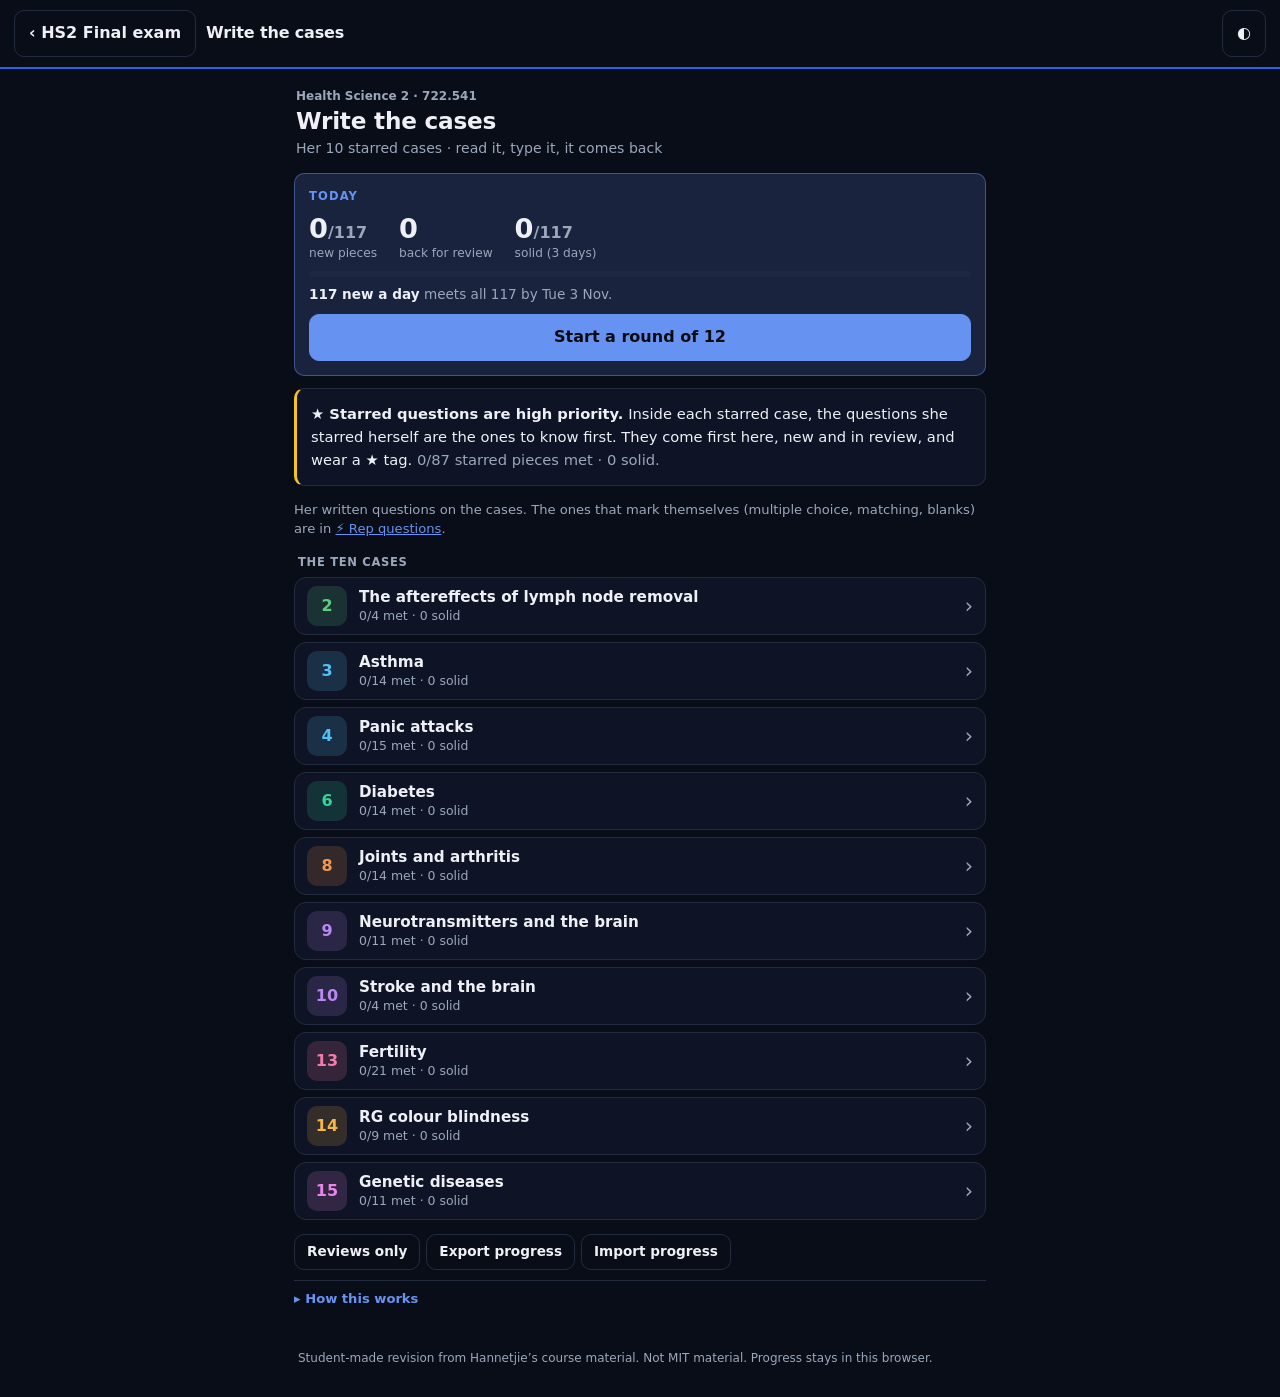
<file: rep.html>
<!doctype html>
<html lang="en-NZ"><head><meta charset="utf-8"><meta name="viewport" content="width=device-width,initial-scale=1"><meta name="robots" content="noindex,nofollow"><meta name="theme-color" content="#1e40af"><title>HS2 Final · Write the cases</title>
<script>try{if(JSON.parse(localStorage.getItem('hs2f.theme'))==='light')document.documentElement.dataset.theme='light'}catch(e){}</script>
<link rel="stylesheet" href="rep.css?v=20261029s"></head>
<body>
<header>
  <a class="btn ghost back" href="https://jeremyspm.github.io/#hs2/exam/write" title="Back to HS2 Final exam on the BN2 study tools">‹ HS2 Final exam</a>
  <h1>Write the cases</h1>
  <span class="d" id="countdown"></span>
  <button class="btn ghost" id="themeBtn" title="theme">◐</button>
</header>
<main id="app"></main>
<footer>Student-made revision from Hannetjie’s course material. Not MIT material. Progress stays in this browser.</footer>
<script>window.REP_DATA = {"version":1,"cases":[{"id":"c2","title":"Exam case 2 · The aftereffects of lymph node removal","scope":"Say what the lymphatic system does (three jobs), how cancer reaches the axillary nodes and why they are checked, and why removing them swells the arm (lymphoedema — the drainage route is gone).","tip":"Short written answers of 2–3 marks each; her formative test turns the metastasis question into drop-downs.","held":[],"map":["Blood capillaries leave fluid in tissues. Lymph vessels return the excess to the blood.","Nodes filter lymph and bring immune cells together. Cancer cells may travel by this route.","Removing axillary nodes can interrupt drainage from the arm, causing lymphoedema."]},{"id":"c3","title":"Exam case 3 · Asthma","scope":"Name dyspnoea; say what narrows the airway in an attack and what that does to resistance and ventilation; how a reliever and a preventer work; the lungs’ defences and the muco-ciliary escalator (and what smoking does to it); the baroreflex that brings blood pressure back down afterwards; and her four lung micrographs — trachea, bronchus, bronchiole, alveoli — by lining, cartilage and smooth muscle.","tip":"Eight written questions from 1 to 4 marks; the baroreflex one is the longest. Her exam helpline adds “CASE STUDY LUNG HISTOLOGY FOR EXAM” under this case: expect her four micrographs, perhaps unlabelled.","held":[],"map":["Asthma narrows the airway through muscle contraction, swelling and mucus. Narrower airways resist airflow.","Cilia and mucus normally clear debris; smoking damages this clearance.","The case also asks about lung micrographs and the baroreceptor response to raised blood pressure."]},{"id":"c4","title":"Exam case 4 · Panic attacks","scope":"Bullet the steps of inhalation and exhalation, name the forced-breathing muscles, list what makes ventilation easier or harder, and run the bicarbonate buffer both ways: hyperventilation → CO2 down → pH up (respiratory alkalosis), and how breathing corrects a metabolic change — then fill her two acid–base tables (metabolic, respiratory) and say what they share.","tip":"Eleven written questions; the buffer equation is asked outright, and her two starred acid–base tables are one cell per line in her 2024 deck (slides 15–16). Her hook under them: CO2 and H+ are linked — whatever happens to one, happens to the other.","held":[],"map":["Muscles change chest volume. Volume changes pressure; air moves down the pressure gradient.","Ventilation removes CO₂. CO₂ and H⁺ move together; pH moves the opposite way.","A breathing problem can cause a pH change. A metabolic pH change can instead make breathing compensate."]},{"id":"c6","title":"Exam case 6 · Diabetes","scope":"Where insulin is made (beta cells, islets of Langerhans), the hormones that oppose it and where each comes from, the GLUT4 story at the cell, and insulin’s job in liver, muscle and fat — plus the yellow, unstarred part: what glucagon does, her day graph of glucose and insulin (basal vs bolus, never zero, lowest overnight), and what pancreatic fatigue leads to.","tip":"Six starred short written answers (1–4 marks); her formative test asks the liver / muscle / fat roles as drop-downs. Five more are unstarred but inside this yellow case, with her day graph: she says those can be asked too, depending on marks.","held":[],"map":["Insulin is the signal to take up and store glucose after a meal. Glucagon helps release glucose between meals.","The pancreas senses glucose. Insulin acts through receptors; GLUT4 insertion lets muscle and fat cells take up more glucose.","Use those relationships to explain the daily graph, fasting and diabetes."]},{"id":"c8","title":"Exam case 8 · Joints and arthritis","scope":"Name and give the function of every lettered joint structure, describe rheumatoid arthritis, name osteoarthritis and set the two side by side, and explain where cortisol comes from, what it does in stress, and why it helps Shannon — plus the yellow, unstarred part: why synovial joints matter, which type the hip, knee, shoulder and elbow are, what bursitis is, and what to tell Shannon.","tip":"A label-and-function table on her joint figure, then short written answers; her formative test asks the joint letters as drop-downs. Her 30 May 2024 session: “the diagrams in the case studies will be in the exam. I’m promising you” — this joint is “definitely in”, perhaps numbered 1, 2, 3 instead of lettered.","held":[],"map":["A synovial joint combines smooth cartilage, lubrication, a capsule and supporting ligaments.","Osteoarthritis involves degenerative joint changes. Rheumatoid arthritis is autoimmune inflammation.","Cortisol links the stress-response questions to suppression of inflammation in the arthritis questions."]},{"id":"c9","title":"Exam case 9 · Neurotransmitters and the brain","scope":"Define a neurotransmitter, say where dopamine is made, give calcium’s role, walk the steps of synaptic transmission from the action potential to re-uptake, and label every letter of her synapse figure — plus the unstarred levodopa question (the blood-brain barrier).","tip":"Short written answers; the step sequence is the long one, and her formative test asks the synapse figure as drop-downs. Her 2024 sessions: “you will get this specific drawing in the exam” (label it: pre/post by vesicles/receptors, Ca2+ and reuptake channels, exocytosis, diffusion); “you will probably be asked to place [the steps] in the right order”; and depth — “a superficial answer will just say neurotransmitters diffuse… you must give all seven steps”.","held":[],"map":["An electrical signal reaches the presynaptic terminal. Calcium entry triggers chemical transmitter release.","The transmitter crosses a gap and binds receptors on the next cell. The signal must then be cleared.","Match each step to the synapse picture, and connect dopamine loss to Parkinson’s treatment."]},{"id":"c10","title":"Exam case 10 · Stroke and the brain","scope":"Put a name and a function on every lettered area of her cerebrum figure, and say what damage there would change — plus the guided “where is it” answers for the cerebellum, pons, medulla and corpus callosum.","tip":"Her figure with letters; her formative test asks the areas as drop-downs and the four brain-part locations as fill-in-the-gaps. Her 31 May 2024 session (1:09:29–1:13:51): “you’ll get the same diagram in the exam, even ABCs on the same places”. Her hooks: the central sulcus divides the frontal lobe (in front, MOTOR) from the parietal lobe (behind, SENSORY); Broca’s area is motor (“the motor mouth”, producing speech), Wernicke’s is sensory (understanding it); G, vision, is in the occipital lobe. And “make a note of it”: two types of stroke — ischaemic (the majority, a blood clot, a lack of blood supply) and haemorrhagic (a burst vessel or aneurysm, the most serious).","held":[],"map":["A brain region has a job. Damage can impair that job.","Motor cortex sits in front of the central sulcus; somatosensory cortex sits behind it.","Learn the locations on her image, then retrieve the functions and the effects of damage."]},{"id":"c13","title":"Exam case 13 · Fertility","scope":"Explain the ovulation predictor kit (the LH surge), what happens at ovulation step by step, the fertile days on her graph, why the hormones rise and fall, and what pregnancy does to the graph, how progesterone contraception works, and her contraception table (how each method prevents pregnancy, and which one also stops STIs) — then the fertility-factor, sex-hormone and IVF questions she has not answered yet.","tip":"Her Fertility quiz turns this case into matching, true/false, a six-blank drop-down and MCQs; the exam may ask any of them written. Her 2024 session (17:28–24:13, 37:21): the cycle graph IS in the exam, but the labels may be taken away (phase, hormone and cycle names, letters instead) — know each curve by its shape: LH peaks just before ovulation, progesterone is low then peaks in the second half, and FSH goes with follicular and proliferative (“keep the F’s together”).","held":[],"map":["FSH helps follicles grow; LH triggers ovulation. Oestrogen and progesterone prepare and maintain the uterine lining.","Fertility depends on viable gametes, suitable timing and a route for them to meet.","Contraception interrupts the process. IVF helps fertilisation take place outside the body."]},{"id":"c14","title":"Exam case 14 · RG colour blindness","scope":"Rods vs cones (where, what for), RG colour blindness as faulty L and M cones, every relative’s genotype through Simon’s maternal grandfather and carrier mum, the X-linked recessive rules, and why he passes it to none of his sons but all his daughters.","tip":"Her exam revision deck asks it as MCQ (“X-linked recessive”) and fill-the-gaps (retina → photoreceptor → cone). Her 2024 session: the exam will NOT ask you to draw the pedigree, but may give the phenotypes and ask for each genotype as a fill-in (1:00:49).","held":[],"map":["Rods support dim-light vision; cones support colour and detailed vision.","For this X-linked recessive condition, a male has one X; a female has two. Track the affected allele.","Fathers give sons a Y and daughters an X. Mothers give an X to every child."]},{"id":"c15","title":"Exam case 15 · Genetic diseases","scope":"Cystic fibrosis = autosomal recessive (carriers, skips generations); Huntington’s = autosomal dominant on chromosome 4 (one copy is enough). Read both family pedigrees for every genotype and phenotype, and work out the chance each youngest member passes it on.","tip":"Pedigree charts with written genotypes, and a mode-of-inheritance table; her Module 3 help board names Huntington’s in these words.","held":[],"map":["First identify recessive or dominant inheritance. Then decide which genotype makes a person shaded.","CF: two recessive alleles are required. An unaffected person may still be a carrier.","Huntington’s: one dominant allele is enough in these pedigree exercises. Use family relationships to fill uncertain genotypes."]}],"questions":[{"id":"q6732f41a5b","quiz":"case-c2","sys":"lymph","mod":"cases","cmod":"m1","type":"essay","pts":3,"q":"What are the major functions of the lymphatic system, which the lymph is a part of?","imgs":[],"qh":"<p>What are the major functions of the lymphatic system, which the lymph is a part of?<\/p>","qt":"What are the major functions of the lymphatic system, which the lymph is a part of?","saq":{"steps":["Digestive: lacteals in the gut, into which dietary fat is absorbed to be taken for processing.","Immunological: the immune response — thymus (T cells mature), bone marrow (B cells mature, making antibodies), lymph nodes (where lymphocytes and other immune cells interact to create and coordinate an immune response; areas of high immune-cell activity).","Fluid balance: the drainage points of interstitial fluid — draining away excess tissue fluid for monitoring (any antigens are easily found) and returning it to the venous system."],"src":"Her answer · 2024 case-study model-answers deck, slides 3–5"},"scenario":"Exam case 2 · The aftereffects of lymph node removal — Aleki and Vicky visit their friend, Mary who had undergone a right mastectomy for cancer a fortnight ago. Mary mentioned the cancer had spread to the lymph nodes and that some axillary lymph nodes were also removed. She complained of swelling in the right arm after the surgery. Her friend, who is good with mirimiri and massage offers to help massage her arm, which helps to bring down the swelling.","caseId":"c2","short":{"id":"c:c2:what are the major","title":"Lymphatic system: three functions","hook":"DIGEST fat, DEFEND the body, DRAIN the tissues.","groups":[{"q":"Digestive","facts":[{"t":"**Digestive**: **lacteals** in the gut absorb **dietary fat**","of":[0]}]},{"q":"Immunological","facts":[{"t":"**Immunological**: the **immune response**","of":[1]},{"t":"**thymus** (**T cells** mature), **bone marrow** (**B cells** mature)","of":[1]},{"t":"**lymph nodes**: where immune cells meet and coordinate","of":[1]}]},{"q":"Fluid balance","facts":[{"t":"**Fluid balance**: drains **excess tissue fluid**","of":[2]},{"t":"and returns it to the **venous system**","of":[2]}]}]},"note":"Think of three linked jobs: collect fat from the gut, support immune defence, and return excess tissue fluid to the bloodstream. Name the structures as well as the jobs.","source":"Her answer · 2024 case-study model-answers deck, slides 3–5","starred":true},{"id":"q3a616933df","quiz":"case-c2","sys":"lymph","mod":"cases","cmod":"m1","type":"essay","pts":2,"q":"What is the role of the axillary lymph nodes in the spread of cancer? Explain.","imgs":[],"qh":"<p>What is the role of the axillary lymph nodes in the spread of cancer? Explain.<\/p>","qt":"What is the role of the axillary lymph nodes in the spread of cancer? Explain.","saq":{"steps":["Spread of cancer is metastasis: if a cancerous cell detaches from its origin (a tumour) and gets into the lymphatic system it can potentially reach any part of the body.","We check the axillary (armpit) nodes for cancer cells: the first node to be affected, closest to the breast, is the sentinel node — cancer cells there show the cancer has spread; none there gives some confidence it is limited to the breast."],"src":"Her answer · 2024 case-study model-answers deck, slide 6"},"scenario":"Exam case 2 · The aftereffects of lymph node removal — Aleki and Vicky visit their friend, Mary who had undergone a right mastectomy for cancer a fortnight ago. Mary mentioned the cancer had spread to the lymph nodes and that some axillary lymph nodes were also removed. She complained of swelling in the right arm after the surgery. Her friend, who is good with mirimiri and massage offers to help massage her arm, which helps to bring down the swelling.","caseId":"c2","short":{"id":"c:c2:what is the role","title":"Axillary nodes and cancer spread","hook":"Cancer escapes into the lymph; the SENTINEL node is checked first.","groups":[{"q":"How cancer spreads","facts":[{"t":"Spread of cancer = **metastasis**","of":[0]},{"t":"Cancer cells in the **lymphatic system** can reach **any part of the body**","of":[0]}]},{"q":"Why the axillary nodes matter","facts":[{"t":"The **axillary** (armpit) nodes are checked for **cancer cells**","of":[1]},{"t":"The first, closest to the breast, is the **sentinel node**","of":[1]},{"t":"Cancer there = it has **spread**; none = likely still in the breast","of":[1]}]}]},"note":"Breast lymph drains towards axillary nodes. Cancer cells can follow that drainage route, so examining nodes helps show whether cancer has spread. The sentinel node is the first draining node assessed.","source":"Her answer · 2024 case-study model-answers deck, slide 6","starred":true},{"id":"q9aee7ae3e9","quiz":"case-c2","sys":"lymph","mod":"cases","cmod":"m1","type":"essay","pts":2,"q":"Why did Mary develop swelling in the right arm after mastectomy? You will need to think about fluid dynamics, and what causes fluid to move into or still in the interstitial spaces (tissue space).","imgs":[],"qh":"<p>Why did Mary develop swelling in the right arm after mastectomy? You will need to think about fluid dynamics, and what causes fluid to move into or still in the interstitial spaces (tissue space).<\/p>","qt":"Why did Mary develop swelling in the right arm after mastectomy? You will need to think about fluid dynamics, and what causes fluid to move into or still in the interstitial spaces (tissue space).","saq":{"steps":["When the lymph nodes are removed, the fluid that normally drains from the arm through those nodes is blocked.","With nowhere for the remaining tissue fluid to go (normally it drains through the lymphatic vessels and returns to the venous system at the subclavian vein), the lymphatic vessels fill until they cannot drain the tissue fluid from the tissue — lymphoedema."],"src":"Her answer · 2024 case-study model-answers deck, slide 7"},"scenario":"Exam case 2 · The aftereffects of lymph node removal — Aleki and Vicky visit their friend, Mary who had undergone a right mastectomy for cancer a fortnight ago. Mary mentioned the cancer had spread to the lymph nodes and that some axillary lymph nodes were also removed. She complained of swelling in the right arm after the surgery. Her friend, who is good with mirimiri and massage offers to help massage her arm, which helps to bring down the swelling.","caseId":"c2","short":{"id":"c:c2:why did mary develop","title":"Mary's swollen arm","hook":"Nodes out → drain BLOCKED → fluid stays → LYMPHOEDEMA.","groups":[{"q":"Why the arm swells","facts":[{"t":"Removing the **lymph nodes**: the arm's drainage is **blocked**","of":[0]},{"t":"Normally tissue fluid drains back at the **subclavian vein**","of":[1]},{"t":"Now the **lymphatic vessels** fill and cannot drain the tissue","of":[1]},{"t":"The swelling is **lymphoedema**","of":[1]}]}]},"note":"Fluid continues to leave blood capillaries after surgery. If lymph drainage is damaged, that fluid cannot leave the arm adequately. The imbalance between inflow and drainage produces swelling.","source":"Her answer · 2024 case-study model-answers deck, slide 7","starred":true},{"id":"qfa09d306fc","quiz":"case-c3","sys":"resp","mod":"cases","cmod":"m1","type":"essay","pts":1,"q":"What term is used to describe difficulty breathing?","imgs":[],"qh":"<p>What term is used to describe difficulty breathing?<\/p>","qt":"What term is used to describe difficulty breathing?","saq":{"steps":["Dyspnoea — dys (bad, not good) + pnoea (breathing). Compare eupnoea (normal), tachypnoea (fast), apnoea (none), hyperventilation (hard and fast, changing blood CO₂)."],"src":"Her answer · 2024 case-study model-answers deck, slide 17"},"scenario":"Exam case 3 · Asthma — Ane has had severe asthma since they were young. During a particularly bad asthma attack, Ane is experiencing difficulty breathing, particularly on the out-breath. Ane’s asthma is often triggered by small particles of pollen that manage to make their way into their lungs despite the protective features designed to keep them out. Ane makes sure to have their Salbutamol inhaler, which helps to relieve the symptoms of their asthma attack.","caseId":"c3","short":{"id":"c:c3:what term is used","title":"Difficulty breathing: the term","hook":"DYS = bad, PNOEA = breathing.","groups":[{"q":"The term","facts":[{"t":"**Dyspnoea**: **dys** (bad) + **pnoea** (breathing)","of":[0]}]}]},"note":"Dyspnoea names the symptom of difficult or uncomfortable breathing. The word does not itself identify the cause.","source":"Her answer · 2024 case-study model-answers deck, slide 17","starred":true},{"id":"qa113555c77","quiz":"case-c3","sys":"resp","mod":"cases","cmod":"m1","type":"essay","pts":3,"q":"What is happening in Ane’s lungs to make breathing difficult?","imgs":[],"qh":"<p>What is happening in Ane’s lungs to make breathing difficult?<\/p>","qt":"What is happening in Ane’s lungs to make breathing difficult?","saq":{"steps":["Bronchoconstriction: the airway becomes constricted — the smooth muscle around it has contracted.","Inflammation: the wall of the airway is thick with swelling.","Increased mucus secretion as well — less room for air."],"src":"Her answer · 2024 case-study model-answers deck, slide 18"},"scenario":"Exam case 3 · Asthma — Ane has had severe asthma since they were young. During a particularly bad asthma attack, Ane is experiencing difficulty breathing, particularly on the out-breath. Ane’s asthma is often triggered by small particles of pollen that manage to make their way into their lungs despite the protective features designed to keep them out. Ane makes sure to have their Salbutamol inhaler, which helps to relieve the symptoms of their asthma attack.","caseId":"c3","short":{"id":"c:c3:what is happening in","title":"What asthma does to the airways","hook":"SQUEEZE, SWELL, SLIME.","groups":[{"q":"Three things narrow the airway","facts":[{"t":"**Bronchoconstriction**: the airway **smooth muscle** has **contracted**","of":[0]},{"t":"**Inflammation**: the airway wall is thick with **swelling**","of":[1]},{"t":"More **mucus** secretion: less room for air","of":[2]}]}]},"note":"Picture the airway opening getting smaller from three directions: muscle squeezes it, its wall swells, and mucus occupies the remaining space. All three reduce the space available for airflow.","source":"Her answer · 2024 case-study model-answers deck, slide 18","starred":true},{"id":"qf5924de181","quiz":"case-c3","sys":"resp","mod":"cases","cmod":"m1","type":"essay","pts":2,"q":"How is Ane’s ventilation and airway resistance impacted?","imgs":[],"qh":"<p>How is Ane’s ventilation and airway resistance impacted?<\/p>","qt":"How is Ane’s ventilation and airway resistance impacted?","saq":{"steps":["Airway resistance is high → harder to breathe (a greater pressure difference is required) → dyspnoea.","Accessory respiratory muscles are recruited — extra muscles for breathing, an \"increase in the work of breathing\"."],"src":"Her answer · 2024 case-study model-answers deck, slide 18"},"scenario":"Exam case 3 · Asthma — Ane has had severe asthma since they were young. During a particularly bad asthma attack, Ane is experiencing difficulty breathing, particularly on the out-breath. Ane’s asthma is often triggered by small particles of pollen that manage to make their way into their lungs despite the protective features designed to keep them out. Ane makes sure to have their Salbutamol inhaler, which helps to relieve the symptoms of their asthma attack.","caseId":"c3","short":{"id":"c:c3:how is ane s","title":"Ane's ventilation and resistance","hook":"Narrow pipes: HIGH resistance, HARDER work, EXTRA muscles.","groups":[{"q":"Airway resistance","facts":[{"t":"**Airway resistance** is **high** → **harder to breathe**","of":[0]},{"t":"It needs a **greater pressure difference** → **dyspnoea**","of":[0]}]},{"q":"Ventilation","facts":[{"t":"**Accessory respiratory muscles** are recruited","of":[1]},{"t":"An **increase in the work of breathing**","of":[1]}]}]},"note":"A narrower airway creates greater resistance. Moving air then takes more muscular effort, and ventilation can fall. Connect the structural narrowing to the functional effect.","source":"Her answer · 2024 case-study model-answers deck, slide 18","starred":true},{"id":"q0f73a5184b","quiz":"case-c3","sys":"resp","mod":"cases","cmod":"m1","type":"essay","pts":1,"q":"How does an inhaler help when Ane is having an asthma attack?","imgs":[],"qh":"<p>How does an inhaler help when Ane is having an asthma attack?<\/p>","qt":"How does an inhaler help when Ane is having an asthma attack?","saq":{"steps":["A reliever inhaler is a BRONCHODILATOR: it forces the airway smooth muscle to relax, which lets the airway widen and relieves the symptoms so you can breathe. (A preventer is a corticosteroid — anti-inflammatory.)"],"src":"Her answer · 2024 case-study model-answers deck, slide 18"},"scenario":"Exam case 3 · Asthma — Ane has had severe asthma since they were young. During a particularly bad asthma attack, Ane is experiencing difficulty breathing, particularly on the out-breath. Ane’s asthma is often triggered by small particles of pollen that manage to make their way into their lungs despite the protective features designed to keep them out. Ane makes sure to have their Salbutamol inhaler, which helps to relieve the symptoms of their asthma attack.","caseId":"c3","short":{"id":"c:c3:how does an inhaler","title":"How the reliever inhaler helps","hook":"The reliever RELAXES the airway; the preventer calms inflammation.","groups":[{"q":"The reliever","facts":[{"t":"A reliever is a **bronchodilator**","of":[0]},{"t":"The airway **smooth muscle** is forced to **relax**, so the airway widens","of":[0]},{"t":"(A preventer is a **corticosteroid**: **anti-inflammatory**)","of":[0]}]}]},"note":"Relaxing the smooth muscle widens the airway. This reduces resistance and makes airflow easier. Connect the medication’s action to the part of asthma it relieves.","source":"Her answer · 2024 case-study model-answers deck, slide 18","starred":true},{"id":"q37e28a925c","quiz":"case-c3","sys":"resp","mod":"cases","cmod":"m1","type":"essay","pts":3,"q":"How does the body usually keep dust and small particles out of the lungs? There are several mechanisms for this!","imgs":[],"qh":"<p>How does the body usually keep dust and small particles out of the lungs? There are several mechanisms for this!<\/p>","qt":"How does the body usually keep dust and small particles out of the lungs? There are several mechanisms for this!","saq":{"steps":["Mucus and cilia — the muco-ciliary escalator.","Nasal hairs — a filter that traps particles, which end up stuck in mucus.","The carina at the bottom of the trachea stimulates the cough reflex; the epiglottis keeps large objects out of the trachea (not effective against small particles)."],"src":"Her answer · 2024 case-study model-answers deck, slide 19"},"scenario":"Exam case 3 · Asthma — Ane has had severe asthma since they were young. During a particularly bad asthma attack, Ane is experiencing difficulty breathing, particularly on the out-breath. Ane’s asthma is often triggered by small particles of pollen that manage to make their way into their lungs despite the protective features designed to keep them out. Ane makes sure to have their Salbutamol inhaler, which helps to relieve the symptoms of their asthma attack.","caseId":"c3","short":{"id":"c:c3:how does the body","title":"Keeping dust out of the lungs","hook":"STICK and SWEEP, FILTER, COUGH.","groups":[{"q":"The defences","facts":[{"t":"**Mucus and cilia**: the **muco-ciliary escalator**","of":[0]},{"t":"**Nasal hairs** filter; particles stick in **mucus**","of":[1]},{"t":"The **carina** triggers the **cough reflex**","of":[2]},{"t":"The **epiglottis** keeps large objects out of the **trachea**","of":[2]}]}]},"note":"Different defences act at different levels: trap particles, move them out, expel them, or engulf them. Learn the named structures with the jobs in the answer below.","source":"Her answer · 2024 case-study model-answers deck, slide 19","starred":true},{"id":"q4d2b76c870","quiz":"case-c3","sys":"resp","mod":"cases","cmod":"m1","type":"essay","pts":2,"q":"The muco-cillary escalator is one of the mechanism. How does the muco-cillary escalator work?","imgs":[],"qh":"<p>The muco-cillary escalator is one of the mechanism. How does the muco-cillary escalator work?<\/p>","qt":"The muco-cillary escalator is one of the mechanism. How does the muco-cillary escalator work?","saq":{"steps":["Cilia — small hair-like structures lining the respiratory epithelium — beat to sweep mucus up and out of the airways.","Mucus is sticky: particles and dust get stuck in it and are trapped, then carried up on the cilia."],"src":"Her answer · 2024 case-study model-answers deck, slide 20"},"scenario":"Exam case 3 · Asthma — Ane has had severe asthma since they were young. During a particularly bad asthma attack, Ane is experiencing difficulty breathing, particularly on the out-breath. Ane’s asthma is often triggered by small particles of pollen that manage to make their way into their lungs despite the protective features designed to keep them out. Ane makes sure to have their Salbutamol inhaler, which helps to relieve the symptoms of their asthma attack.","caseId":"c3","short":{"id":"c:c3:the muco cillary escalator","title":"The muco-ciliary escalator","hook":"Mucus STICKS it, cilia SWEEP it up and out.","groups":[{"q":"How it works","facts":[{"t":"**Cilia** line the **respiratory epithelium**","of":[0]},{"t":"They **beat to sweep mucus up and out** of the airways","of":[0]},{"t":"**Mucus** is **sticky**: dust is **trapped** in it","of":[1]}]}]},"note":"Mucus traps inhaled particles. Cilia beat to move the mucus towards the throat, where it can be swallowed or expelled. Trapping and moving are two separate jobs.","source":"Her answer · 2024 case-study model-answers deck, slide 20","starred":true},{"id":"q799f22cca4","quiz":"case-c3","sys":"resp","mod":"cases","cmod":"m1","type":"essay","pts":2,"q":"Smoking damages this escalator – how would this impact a smoker?","imgs":[],"qh":"<p>Smoking damages this escalator – how would this impact a smoker?<\/p>","qt":"Smoking damages this escalator – how would this impact a smoker?","saq":{"steps":["The cilia are damaged, so mucus cannot be moved up and out of the lungs.","A smoker’s cough develops to replace the lost function of the cilia."],"src":"Her answer · 2024 case-study model-answers deck, slide 20"},"scenario":"Exam case 3 · Asthma — Ane has had severe asthma since they were young. During a particularly bad asthma attack, Ane is experiencing difficulty breathing, particularly on the out-breath. Ane’s asthma is often triggered by small particles of pollen that manage to make their way into their lungs despite the protective features designed to keep them out. Ane makes sure to have their Salbutamol inhaler, which helps to relieve the symptoms of their asthma attack.","caseId":"c3","short":{"id":"c:c3:smoking damages this escalator","title":"What smoking does to the escalator","hook":"Cilia DAMAGED → mucus STUCK → smoker's COUGH.","groups":[{"q":"The effect","facts":[{"t":"The **cilia are damaged**","of":[0]},{"t":"so **mucus** cannot be moved **up and out**","of":[0]},{"t":"A **smoker’s cough** develops to replace them","of":[1]}]}]},"note":"If the cilia are damaged, mucus is no longer moved effectively. Debris and microbes remain, so the protective clearing mechanism works poorly.","source":"Her answer · 2024 case-study model-answers deck, slide 20","starred":true},{"id":"q239ad865d2","quiz":"case-c3","sys":"resp","mod":"cases","cmod":"m1","type":"essay","pts":4,"q":"Ane’s blood pressure was high due to their fight or flight response. What process helps to return their blood pressure back to normal after their asthma attack? (Think the full process!)","imgs":[],"qh":"<p>Ane’s blood pressure was high due to their fight or flight response. What process helps to return their blood pressure back to normal after their asthma attack? (Think the full process!)<\/p>","qt":"Ane’s blood pressure was high due to their fight or flight response. What process helps to return their blood pressure back to normal after their asthma attack? (Think the full process!)","saq":{"steps":["The carotid and aortic baroreceptors — stretch receptors in the blood vessel walls — pick up that the blood pressure is high (the walls are very stretched).","They send the message to the medulla oblongata: its cardio-acceleratory, cardio-inhibitory and vasomotor centres.","The cardio-inhibitory centre is stimulated and the cardio-acceleratory centre is inhibited (you can’t brake and accelerate at once).","The message goes via the vagus nerve: the rate and force of the heartbeat drop, so the cardiac output drops.","The vasomotor centre brings about vasodilation: more space for the blood.","Together these bring the blood pressure back down to normal."],"src":"Her answer · her 29 May 2024 case-study session (same Canvas page, the Lymph node removal · Panic · Asthma · Diabetes video), 1:26:36–1:33:00 (until 5 Oct this answer was the tool’s, from her CVS 4 page)"},"scenario":"Exam case 3 · Asthma — Ane has had severe asthma since they were young. During a particularly bad asthma attack, Ane is experiencing difficulty breathing, particularly on the out-breath. Ane’s asthma is often triggered by small particles of pollen that manage to make their way into their lungs despite the protective features designed to keep them out. Ane makes sure to have their Salbutamol inhaler, which helps to relieve the symptoms of their asthma attack.","hl":"cvs-bp-control","caseId":"c3","short":{"id":"c:c3:ane s blood pressure","title":"Bringing Ane's blood pressure down","hook":"STRETCH → MEDULLA: brake ON, accelerator OFF → vagus slows → vessels WIDEN.","groups":[{"q":"Sense it","facts":[{"t":"**Carotid** and **aortic baroreceptors** (**stretch receptors**) pick up **high** pressure","of":[0]}]},{"q":"Tell the brain","facts":[{"t":"To the **medulla oblongata**: **cardio-acceleratory**, **cardio-inhibitory**, **vasomotor** centres","of":[1]}]},{"q":"Slow the heart","facts":[{"t":"**Cardio-inhibitory** **stimulated**; **cardio-acceleratory** **inhibited**","of":[2]},{"t":"Via the **vagus nerve**: **rate** and **force** drop, **cardiac output** drops","of":[3]}]},{"q":"Widen the vessels","facts":[{"t":"**Vasomotor centre**: **vasodilation**, more **space** for the blood","of":[4]}]},{"q":"Result","facts":[{"t":"Blood pressure back down to **normal**","of":[5]}]}]},"note":"This is negative feedback. Stretch receptors detect the rise, signals reach the brainstem, and autonomic output reduces heart activity and vascular resistance. Follow sensor → control centre → effectors → pressure falls.","source":"Her answer · her 29 May 2024 case-study session (same Canvas page, the Lymph node removal · Panic · Asthma · Diabetes video), 1:26:36–1:33:00 (until 5 Oct this answer was the tool’s, from her CVS 4 page)","starred":true},{"id":"qe2dfe3e07a","quiz":"case-c4","sys":"resp","mod":"cases","cmod":"m1","type":"essay","pts":4,"q":"Breathing, or the process of pulmonary ventilation is how you move air in and out of your lungs and requires a specific series of steps. Bullet point the steps involved in Manaia’s inhalation.","imgs":[],"qh":"<p>Breathing, or the process of pulmonary ventilation is how you move air in and out of your lungs and requires a specific series of steps. Bullet point the steps involved in Manaia’s inhalation.<\/p>","qt":"Breathing, or the process of pulmonary ventilation is how you move air in and out of your lungs and requires a specific series of steps. Bullet point the steps involved in Manaia’s inhalation.","saq":{"steps":["The diaphragm contracts (lowering its dome) and the external intercostal muscles contract (moving the ribs up and out).","This enlarges the thoracic cavity and reduces the pressure in the intrapleural cavity (Boyle’s law).","The intrapulmonary cavity enlarges — volume increases — lowering the intrapulmonary pressure.","Air flows in from the atmosphere, from high pressure to low."],"src":"Her answer · 2024 case-study model-answers deck, slide 10"},"scenario":"Exam case 4 · Panic attacks — Manaia lives with an anxiety disorder, which sometimes manifests in panic attacks that impact on her breathing. Manaia describes her panic attack as a time when she breathes really really hard and fast and cannot control her breathing at all. You know that there is a link between breathing and the pH of your blood because the respiratory system is one of the buffer systems of the body. You know that during a prolonged panic attack, Manaia might be at risk of what is called respiratory alkalosis, but you’ll need to remember why this is.","hl":"resp-ventilation","caseId":"c4","short":{"id":"c:c4:breathing or the process","title":"Inhalation, step by step","hook":"CONTRACT → BIGGER → LOWER pressure → air IN.","groups":[{"q":"The steps","facts":[{"t":"The **diaphragm contracts** (its dome lowers)","of":[0]},{"t":"The **external intercostal muscles contract**: ribs up and out","of":[0]},{"t":"The **thoracic cavity** enlarges; **intrapleural** pressure falls (**Boyle’s law**)","of":[1]},{"t":"**Intrapulmonary** volume increases, so its pressure falls","of":[2]},{"t":"Air flows in, **from high pressure to low**","of":[3]}]}]},"note":"The breathing muscles enlarge the chest. The lungs expand with it, pressure inside the lungs falls below atmospheric pressure, and air flows in. Air follows pressure; muscles do not directly pull air molecules.","source":"Her answer · 2024 case-study model-answers deck, slide 10","starred":true},{"id":"q3e837d2c7e","quiz":"case-c4","sys":"resp","mod":"cases","cmod":"m1","type":"essay","pts":4,"q":"Bullet point the steps involved in Manaia’s exhalation.","imgs":[],"qh":"<p>Bullet point the steps involved in Manaia’s exhalation.<\/p>","qt":"Bullet point the steps involved in Manaia’s exhalation.","saq":{"steps":["The diaphragm relaxes (its dome rises) and the external intercostals relax (ribs move down and in).","The elastic lungs recoil passively, reducing the intrapulmonary volume.","Intrapulmonary pressure rises (Boyle’s law).","Air flows out of the lungs, from the higher intrapulmonary pressure to the lower atmospheric pressure."],"src":"Her answer · 2024 case-study model-answers deck, slide 11"},"scenario":"Exam case 4 · Panic attacks — Manaia lives with an anxiety disorder, which sometimes manifests in panic attacks that impact on her breathing. Manaia describes her panic attack as a time when she breathes really really hard and fast and cannot control her breathing at all. You know that there is a link between breathing and the pH of your blood because the respiratory system is one of the buffer systems of the body. You know that during a prolonged panic attack, Manaia might be at risk of what is called respiratory alkalosis, but you’ll need to remember why this is.","hl":"resp-ventilation","caseId":"c4","short":{"id":"c:c4:bullet point the steps","title":"Exhalation, step by step","hook":"RELAX → RECOIL → HIGHER pressure → air OUT.","groups":[{"q":"The steps","facts":[{"t":"The **diaphragm relaxes** (its dome rises)","of":[0]},{"t":"The **external intercostals relax**: ribs down and in","of":[0]},{"t":"The elastic lungs **recoil passively**","of":[1]},{"t":"**Intrapulmonary pressure rises** (**Boyle’s law**)","of":[2]},{"t":"Air flows out to the lower **atmospheric pressure**","of":[3]}]}]},"note":"During quiet expiration the muscles relax and elastic lung tissue recoils. Lung volume falls, pressure rises above atmospheric pressure, and air flows out. Forced expiration recruits additional muscles.","source":"Her answer · 2024 case-study model-answers deck, slide 11","starred":true},{"id":"q7694a8a77a","quiz":"case-c4","sys":"resp","mod":"cases","cmod":"m1","type":"essay","pts":2,"q":"Manaia feels tired after a panic attack because forced breathing requires more muscular effort. Which muscles are used in forced breathing? Be specific!","imgs":[],"qh":"<p>Manaia feels tired after a panic attack because forced breathing requires more muscular effort. Which muscles are used in forced breathing? Be specific!<\/p>","qt":"Manaia feels tired after a panic attack because forced breathing requires more muscular effort. Which muscles are used in forced breathing? Be specific!","saq":{"steps":["Breathing in: diaphragm and external intercostals contract; when forced, also the neck muscles — sternocleidomastoid and scalenes.","Breathing out: diaphragm and external intercostals relax; when forced, the abdominal muscles and the internal intercostals contract."],"src":"Her answer · 2024 case-study model-answers deck, slide 12"},"scenario":"Exam case 4 · Panic attacks — Manaia lives with an anxiety disorder, which sometimes manifests in panic attacks that impact on her breathing. Manaia describes her panic attack as a time when she breathes really really hard and fast and cannot control her breathing at all. You know that there is a link between breathing and the pH of your blood because the respiratory system is one of the buffer systems of the body. You know that during a prolonged panic attack, Manaia might be at risk of what is called respiratory alkalosis, but you’ll need to remember why this is.","hl":"resp-ventilation","caseId":"c4","short":{"id":"c:c4:manaia feels tired after","title":"The muscles of forced breathing","hook":"IN: the neck lifts. OUT: the abs and internal intercostals squeeze.","groups":[{"q":"Breathing in","facts":[{"t":"At rest: **diaphragm** and **external intercostals** contract","of":[0]},{"t":"Forced: also **sternocleidomastoid** and **scalenes** (neck)","of":[0]}]},{"q":"Breathing out","facts":[{"t":"Forced: the **abdominal muscles** and **internal intercostals** contract","of":[1]}]}]},"note":"Quiet inspiration already uses the diaphragm and external intercostals. Forced inspiration adds neck muscles; forced expiration uses abdominal muscles and internal intercostals.","source":"Her answer · 2024 case-study model-answers deck, slide 12","starred":true},{"id":"q6f24781585","quiz":"case-c4","sys":"resp","mod":"cases","cmod":"m1","type":"essay","pts":3,"q":"What are some of the factors that influence your pulmonary ventilation (make it easier or harder) and how do they do this?","imgs":[],"qh":"<p>What are some of the factors that influence your pulmonary ventilation (make it easier or harder) and how do they do this?<\/p>","qt":"What are some of the factors that influence your pulmonary ventilation (make it easier or harder) and how do they do this?","saq":{"steps":["Airway obstruction by fluid, mucus and/or swelling (COPD, asthma) narrows the airways, raising resistance to airflow and the muscular effort needed to inhale and exhale.","Lung compliance — the ease with which the lungs expand — which scar tissue reduces; thoracic-cage abnormalities (rib-cage flexibility, diaphragm problems); alveolar problems — lack of surfactant so alveoli do not expand, or fluid build-up.","Interference with the negative intrapleural pressure that couples the lungs to the thoracic wall: air in the pleural cavity (pneumothorax) leads to collapse of the lung (atelectasis)."],"src":"Her answer · 2024 case-study model-answers deck, slide 12"},"scenario":"Exam case 4 · Panic attacks — Manaia lives with an anxiety disorder, which sometimes manifests in panic attacks that impact on her breathing. Manaia describes her panic attack as a time when she breathes really really hard and fast and cannot control her breathing at all. You know that there is a link between breathing and the pH of your blood because the respiratory system is one of the buffer systems of the body. You know that during a prolonged panic attack, Manaia might be at risk of what is called respiratory alkalosis, but you’ll need to remember why this is.","hl":"resp-ventilation","caseId":"c4","short":{"id":"c:c4:what are some of","title":"What makes ventilation harder","hook":"BLOCKED airways, STIFF lungs, a LOST pleural seal.","groups":[{"q":"Blocked airways","facts":[{"t":"**Airway obstruction**: fluid, mucus, swelling (**COPD**, **asthma**)","of":[0]},{"t":"raises **resistance** and the muscular effort needed","of":[0]}]},{"q":"Stiff lungs","facts":[{"t":"Less **lung compliance**: **scar tissue**, rib cage or diaphragm problems","of":[1]},{"t":"No **surfactant**, or fluid in the **alveoli**","of":[1]}]},{"q":"The pleural seal","facts":[{"t":"Air in the pleural cavity (**pneumothorax**) collapses the lung (**atelectasis**)","of":[2]}]}]},"note":"Separate three problems: narrow airways resist flow, stiff lungs resist expansion, and loss of the pleural pressure relationship can collapse a lung. Each makes a different part of breathing fail.","source":"Her answer · 2024 case-study model-answers deck, slide 12","starred":true},{"id":"q6dab37e921","quiz":"case-c4","sys":"resp","mod":"cases","cmod":"m1","type":"essay","pts":1,"q":"What is normal blood pH?","imgs":[],"qh":"<p>What is normal blood pH?<\/p>","qt":"What is normal blood pH?","saq":{"steps":["7.35–7.45 (average 7.4). Below 7.35 = acidotic; above 7.45 = alkalotic."],"src":"Her answer · 2024 case-study model-answers deck, slide 13"},"scenario":"Exam case 4 · Panic attacks — Manaia lives with an anxiety disorder, which sometimes manifests in panic attacks that impact on her breathing. Manaia describes her panic attack as a time when she breathes really really hard and fast and cannot control her breathing at all. You know that there is a link between breathing and the pH of your blood because the respiratory system is one of the buffer systems of the body. You know that during a prolonged panic attack, Manaia might be at risk of what is called respiratory alkalosis, but you’ll need to remember why this is.","caseId":"c4","short":{"id":"c:c4:what is normal blood","title":"Normal blood pH","hook":"7.35 to 7.45: below is acid, above is alkaline.","groups":[{"q":"The range","facts":[{"t":"**7.35–7.45** (average **7.4**)","of":[0]},{"t":"Below 7.35 = **acidotic**; above 7.45 = **alkalotic**","of":[0]}]}]},"note":"The normal range is narrow: 7.35–7.45. Increasing hydrogen ions lowers pH. Decreasing hydrogen ions raises pH. Learn the two boundaries as well as the direction.","source":"Her answer · 2024 case-study model-answers deck, slide 13","starred":true},{"id":"q483ab46348","quiz":"case-c4","sys":"resp","mod":"cases","cmod":"m1","type":"essay","pts":1,"q":"Draw the chemical equation (in words or chemical formula) for the bicarbonate buffer system in the blood","imgs":[],"qh":"<p>Draw the chemical equation (in words or chemical formula) for the bicarbonate buffer system in the blood<\/p>","qt":"Draw the chemical equation (in words or chemical formula) for the bicarbonate buffer system in the blood","saq":{"steps":["CO₂ + H₂O ⇌ H₂CO₃ ⇌ H⁺ + HCO₃⁻ — carbon dioxide + water ⇌ carbonic acid ⇌ hydrogen ions + bicarbonate ions."],"src":"Her answer · 2024 case-study model-answers deck, slide 13"},"scenario":"Exam case 4 · Panic attacks — Manaia lives with an anxiety disorder, which sometimes manifests in panic attacks that impact on her breathing. Manaia describes her panic attack as a time when she breathes really really hard and fast and cannot control her breathing at all. You know that there is a link between breathing and the pH of your blood because the respiratory system is one of the buffer systems of the body. You know that during a prolonged panic attack, Manaia might be at risk of what is called respiratory alkalosis, but you’ll need to remember why this is.","hl":"resp-co2-transport","caseId":"c4","short":{"id":"c:c4:draw the chemical equation","title":"The bicarbonate buffer equation","hook":"CO₂ + water ⇌ carbonic acid ⇌ H⁺ + bicarbonate.","groups":[{"q":"The equation","facts":[{"t":"**CO₂ + H₂O ⇌ H₂CO₃ ⇌ H⁺ + HCO₃⁻**","of":[0]},{"t":"**carbon dioxide + water ⇌ carbonic acid ⇌ hydrogen ions + bicarbonate ions**","of":[0]}]}]},"note":"CO₂ and water form carbonic acid, which can dissociate into H⁺ and bicarbonate. Both reactions are reversible. This links breathing to acidity and allows the buffer to respond in either direction.","source":"Her answer · 2024 case-study model-answers deck, slide 13","starred":true},{"id":"q6673b8cccc","quiz":"case-c4","sys":"resp","mod":"cases","cmod":"m1","type":"essay","pts":3,"q":"How do changes in the respiratory rate and depth (like Manaia’s panic attack) affect the blood pH?","imgs":[],"qh":"<p>How do changes in the respiratory rate and depth (like Manaia’s panic attack) affect the blood pH?<\/p>","qt":"How do changes in the respiratory rate and depth (like Manaia’s panic attack) affect the blood pH?","saq":{"steps":["Changing the rate and depth of breathing changes the CO₂ level in the alveoli, and so the CO₂ level in the blood.","Blood CO₂ directly drives the bicarbonate buffer equation, so the same change happens to the H⁺ level — and a change in H⁺ is a change in pH.","Manaia’s hyperventilation blows off CO₂ → the buffer uses up H⁺ and bicarbonate to replace it → H⁺ falls → pH rises: respiratory alkalosis. (Hypoventilation, e.g. head trauma, does the opposite: CO₂ up, H⁺ up, pH down — respiratory acidosis.)"],"src":"Her answer · 2024 case-study model-answers deck, slides 14 and 16"},"scenario":"Exam case 4 · Panic attacks — Manaia lives with an anxiety disorder, which sometimes manifests in panic attacks that impact on her breathing. Manaia describes her panic attack as a time when she breathes really really hard and fast and cannot control her breathing at all. You know that there is a link between breathing and the pH of your blood because the respiratory system is one of the buffer systems of the body. You know that during a prolonged panic attack, Manaia might be at risk of what is called respiratory alkalosis, but you’ll need to remember why this is.","caseId":"c4","short":{"id":"c:c4:how do changes in","title":"Breathing rate and blood pH","hook":"Blow off CO₂ → H⁺ FALLS → pH RISES: alkalosis.","groups":[{"q":"The link","facts":[{"t":"Rate and depth change the **CO₂** in the **alveoli** and the **blood**","of":[0]},{"t":"**Blood CO₂** drives the **bicarbonate buffer**","of":[1]},{"t":"so **H⁺** changes with it, and so does **pH**","of":[1]}]},{"q":"Manaia","facts":[{"t":"**Hyperventilation** blows off CO₂ → **H⁺ falls** → **pH rises**","of":[2]},{"t":"This is **respiratory alkalosis**","of":[2]},{"t":"(**Hypoventilation**: CO₂ up, H⁺ up → **respiratory acidosis**)","of":[2]}]}]},"note":"Hyperventilation removes more CO₂ than the body produces. H⁺ falls and pH rises: respiratory alkalosis. Hypoventilation retains CO₂; H⁺ rises and pH falls. Name what started the disturbance.","source":"Her answer · 2024 case-study model-answers deck, slides 14 and 16","starred":true},{"id":"qa617be9cdf","quiz":"case-c4","sys":"resp","mod":"cases","cmod":"m1","type":"essay","pts":2,"q":"How does the respiratory system respond when something causes the blood pH to change? (This is back to BN1 when you talked about ketoacidosis!)","imgs":[],"qh":"<p>How does the respiratory system respond when something causes the blood pH to change? (This is back to BN1 when you talked about ketoacidosis!)<\/p>","qt":"How does the respiratory system respond when something causes the blood pH to change? (This is back to BN1 when you talked about ketoacidosis!)","saq":{"steps":["Metabolic acidosis (H⁺ up): the body responds with hyperventilation — H⁺ is converted into CO₂ and water and the extra CO₂ is breathed off, so the breathing rate increases.","Metabolic alkalosis (H⁺ down): the body responds with hypoventilation — CO₂ is kept in the body and turned into H⁺ and bicarbonate to replace the lost H⁺, so the breathing rate decreases. The same buffer system works both ways: whatever happens to CO₂ happens to H⁺."],"src":"Her answer · 2024 case-study model-answers deck, slides 14–15"},"scenario":"Exam case 4 · Panic attacks — Manaia lives with an anxiety disorder, which sometimes manifests in panic attacks that impact on her breathing. Manaia describes her panic attack as a time when she breathes really really hard and fast and cannot control her breathing at all. You know that there is a link between breathing and the pH of your blood because the respiratory system is one of the buffer systems of the body. You know that during a prolonged panic attack, Manaia might be at risk of what is called respiratory alkalosis, but you’ll need to remember why this is.","caseId":"c4","short":{"id":"c:c4:how does the respiratory","title":"How breathing corrects blood pH","hook":"Too ACID → breathe FASTER. Too ALKALINE → breathe SLOWER.","groups":[{"q":"Metabolic acidosis","facts":[{"t":"**Metabolic acidosis** (**H⁺ up**): **hyperventilation**","of":[0]},{"t":"H⁺ becomes CO₂ and water; the extra **CO₂** is **breathed off**","of":[0]}]},{"q":"Metabolic alkalosis","facts":[{"t":"**Metabolic alkalosis** (**H⁺ down**): **hypoventilation**","of":[1]},{"t":"CO₂ is **kept** and turned back into H⁺ and bicarbonate","of":[1]}]}]},"note":"Here the initial problem is metabolic. Increased ventilation removes CO₂ and helps reduce H⁺ in metabolic acidosis. Reduced ventilation retains CO₂ and helps raise H⁺ in metabolic alkalosis.","source":"Her answer · 2024 case-study model-answers deck, slides 14–15","starred":true},{"id":"qfff5e616d1","quiz":"case-c4","sys":"resp","mod":"cases","cmod":"m1","type":"essay","pts":6,"q":"Complete the table for metabolic acid/base imbalance: How has blood pH changed? How has H+ levels in the blood changed? How does the bicarbonate buffer system respond? What ultimately happens to CO2 levels in the blood? How does breathing rate change as a result?","imgs":[],"qh":"<p>Complete the table for metabolic acid/base imbalance: How has blood pH changed? How has H+ levels in the blood changed? How does the bicarbonate buffer system respond? What ultimately happens to CO2 levels in the blood? How does breathing rate change as a result?<\/p>","qt":"Complete the table for metabolic acid/base imbalance: How has blood pH changed? How has H+ levels in the blood changed? How does the bicarbonate buffer system respond? What ultimately happens to CO2 levels in the blood? How does breathing rate change as a result?","saq":{"steps":["Acidosis: H⁺ levels in the blood have increased.","The bicarbonate buffer gets rid of H⁺ by converting it into CO₂ and water, so CO₂ levels in the blood increase.","Breathing rate increases (get rid of that CO₂).","Alkalosis: H⁺ levels in the blood have decreased.","The buffer replaces the lost H⁺ by turning CO₂ and water into H⁺ and bicarbonate, so CO₂ levels in the blood decrease.","Breathing rate decreases (keep that CO₂ in your body)."],"src":"Her answer · 2024 case-study model-answers deck (Lym Panic Asth Diab), slide 15 (her filled table, one row per line pair)"},"scenario":"Exam case 4 · Panic attacks — Manaia lives with an anxiety disorder, which sometimes manifests in panic attacks that impact on her breathing. Manaia describes her panic attack as a time when she breathes really really hard and fast and cannot control her breathing at all. You know that there is a link between breathing and the pH of your blood because the respiratory system is one of the buffer systems of the body. You know that during a prolonged panic attack, Manaia might be at risk of what is called respiratory alkalosis, but you’ll need to remember why this is.","caseId":"c4","short":{"id":"c:c4:complete the table for metabolic","title":"Her table: metabolic acid/base","hook":"ACID → the buffer MAKES CO₂ → breathe FASTER. Alkaline → the reverse.","groups":[{"q":"Acidosis","facts":[{"t":"**Acidosis**: **H⁺** has **increased**","of":[0]},{"t":"Buffer **gets rid of H⁺**: **converting** it into **CO₂** and **water**","of":[1]},{"t":"so **CO₂** levels in the blood **increase**","of":[1]},{"t":"**Breathing rate increases**: get rid of that CO₂","of":[2]}]},{"q":"Alkalosis","facts":[{"t":"**Alkalosis**: **H⁺** has **decreased**","of":[3]},{"t":"Buffer **replaces** the lost H⁺: **CO₂** and **water** → H⁺ and **bicarbonate**","of":[4]},{"t":"so **CO₂** levels in the blood **decrease**","of":[4]},{"t":"**Breathing rate decreases**: **keep** that CO₂ in","of":[5]}]}]},"note":"Start with the H⁺ disturbance, then follow the buffer and the breathing response. Acidosis requires removal of H⁺; alkalosis requires replacement of H⁺. Do not swap the initial problem with its compensation.","source":"Her answer · 2024 case-study model-answers deck (Lym Panic Asth Diab), slide 15 (her filled table, one row per line pair)","starred":true},{"id":"q3d809c3215","quiz":"case-c4","sys":"resp","mod":"cases","cmod":"m1","type":"essay","pts":6,"q":"Complete the table for respiratory acid/base imbalance: How has ventilation changed? (Hyper/hypo) How has that changed CO2 levels in the blood? How does the bicarbonate buffer system respond? What ultimately happens to H+ levels in the blood? How does blood pH change as a result?","imgs":[],"qh":"<p>Complete the table for respiratory acid/base imbalance: How has ventilation changed? (Hyper/hypo) How has that changed CO2 levels in the blood? How does the bicarbonate buffer system respond? What ultimately happens to H+ levels in the blood? How does blood pH change as a result?<\/p>","qt":"Complete the table for respiratory acid/base imbalance: How has ventilation changed? (Hyper/hypo) How has that changed CO2 levels in the blood? How does the bicarbonate buffer system respond? What ultimately happens to H+ levels in the blood? How does blood pH change as a result?","saq":{"steps":["Hyperventilation (Manaia): CO₂ levels in the blood decrease.","The bicarbonate buffer tries to replace the lost CO₂ by using up H⁺ and bicarbonate ions, so H⁺ levels decrease.","Blood pH increases: alkalotic / alkalosis.","Hypoventilation (head trauma): CO₂ levels in the blood increase.","The buffer gets rid of the excess CO₂ by combining it with water and converting it into H⁺ and bicarbonate, so H⁺ levels increase.","Blood pH decreases: acidotic / acidosis."],"src":"Her answer · 2024 case-study model-answers deck (Lym Panic Asth Diab), slide 16 (her filled table, one row per line pair)"},"scenario":"Exam case 4 · Panic attacks — Manaia lives with an anxiety disorder, which sometimes manifests in panic attacks that impact on her breathing. Manaia describes her panic attack as a time when she breathes really really hard and fast and cannot control her breathing at all. You know that there is a link between breathing and the pH of your blood because the respiratory system is one of the buffer systems of the body. You know that during a prolonged panic attack, Manaia might be at risk of what is called respiratory alkalosis, but you’ll need to remember why this is.","caseId":"c4","short":{"id":"c:c4:complete the table for respiratory","title":"Her table: respiratory acid/base","hook":"Breathing sets CO₂; H⁺ FOLLOWS CO₂; pH goes the OTHER way.","groups":[{"q":"Hyperventilation (Manaia)","facts":[{"t":"**Hyperventilation** (Manaia): **CO₂** levels **decrease**","of":[0]},{"t":"Buffer tries to **replace** the lost CO₂, **using up H⁺** and **bicarbonate**","of":[1]},{"t":"so **H⁺** levels **decrease**","of":[1]},{"t":"Blood **pH increases**: **alkalosis**","of":[2]}]},{"q":"Hypoventilation (head trauma)","facts":[{"t":"**Hypoventilation** (head trauma): **CO₂** levels **increase**","of":[3]},{"t":"Buffer gets rid of excess CO₂: **combining** it with **water**","of":[4]},{"t":"→ **H⁺** and **bicarbonate**, so **H⁺** levels **increase**","of":[4]},{"t":"Blood **pH decreases**: **acidosis**","of":[5]}]}]},"note":"Start with ventilation. Too much removes CO₂; too little retains it. H⁺ follows CO₂ while pH changes in the opposite direction. Fill each table row from that relationship.","source":"Her answer · 2024 case-study model-answers deck (Lym Panic Asth Diab), slide 16 (her filled table, one row per line pair)","starred":true},{"id":"q7c2ef5ce3b","quiz":"case-c6","sys":"endo","mod":"cases","cmod":"m2","type":"essay","pts":2,"q":"Where in the body, SPECIFICALLY, is insulin made?","imgs":[],"qh":"<p>Where in the body, SPECIFICALLY, is insulin made?<\/p>","qt":"Where in the body, SPECIFICALLY, is insulin made?","saq":{"steps":["The endocrine pancreas — in the islets of Langerhans.","Beta cells in the islets make INSULIN, which decreases blood sugar levels (after a meal it stimulates the body to store excess glucose). Alpha cells make glucagon — both have A’s."],"src":"Her answer · 2024 case-study model-answers deck (Lym Panic Asth Diab), slide 24"},"scenario":"Exam case 6 · Diabetes — Larry has been recently diagnosed with Type 2 diabetes mellitus, an endocrine disorder, after what appears to be many years of uncontrolled hyperglycaemia. He must measure his blood sugar every as he works with his diabetes nurse to bring it under control, and he will also need to have insulin injections and other medications to help his blood glucose regulation. Larry is a little overwhelmed, and isn’t sure of what this insulin is for. As his nurse, you need a robust understanding of what insulin does in the body. Diabetes mellitus is a disease that involves the dysfunction of insulin and glucose regulation. There are two types, type 1 where the body fails to make insulin, and type 2 where the body is unable to respond to insulin when it is secreted.","caseId":"c6","short":{"id":"c:c6:where in the body","title":"Where insulin is made","hook":"Pancreas → islets → BETA cells make insulin (glucAgon = Alpha).","groups":[{"q":"Where","facts":[{"t":"The **endocrine pancreas**","of":[0]},{"t":"in the **islets of Langerhans**","of":[0]}]},{"q":"Which cells","facts":[{"t":"**Beta cells** make **insulin**, which **decreases blood sugar**","of":[1]},{"t":"(**Alpha cells** make **glucagon**)","of":[1]}]}]},"note":"“Pancreas” alone is incomplete. Zoom in: pancreas → pancreatic islets (islets of Langerhans) → beta cells. Contrast beta-cell insulin with alpha-cell glucagon.","source":"Her answer · 2024 case-study model-answers deck (Lym Panic Asth Diab), slide 24","starred":true},{"id":"qcb61f37c64","quiz":"case-c6","sys":"endo","mod":"cases","cmod":"m2","type":"essay","pts":3,"q":"What hormone (or hormones!) acts in opposition to insulin, and where is it/they made?","imgs":[],"qh":"<p>What hormone (or hormones!) acts in opposition to insulin, and where is it/they made?<\/p>","qt":"What hormone (or hormones!) acts in opposition to insulin, and where is it/they made?","saq":{"steps":["Glucagon — the pancreatic hormone (alpha cells) that increases blood glucose levels.","Adrenaline/epinephrine (adrenal medulla) and cortisol (adrenal cortex) — both mediate the stress response (fight or flight, long-term stress), when the body needs ready access to glucose.","Growth hormone (anterior pituitary) and thyroid hormones — associated with metabolism; changes in them can increase blood sugar."],"src":"Her answer · 2024 case-study model-answers deck (Lym Panic Asth Diab), slide 25"},"scenario":"Exam case 6 · Diabetes — Larry has been recently diagnosed with Type 2 diabetes mellitus, an endocrine disorder, after what appears to be many years of uncontrolled hyperglycaemia. He must measure his blood sugar every as he works with his diabetes nurse to bring it under control, and he will also need to have insulin injections and other medications to help his blood glucose regulation. Larry is a little overwhelmed, and isn’t sure of what this insulin is for. As his nurse, you need a robust understanding of what insulin does in the body. Diabetes mellitus is a disease that involves the dysfunction of insulin and glucose regulation. There are two types, type 1 where the body fails to make insulin, and type 2 where the body is unable to respond to insulin when it is secreted.","caseId":"c6","short":{"id":"c:c6:what hormone or hormones","title":"Hormones that raise blood sugar","hook":"GLUCAGON, the stress pair (ADRENALINE, CORTISOL), then GROWTH and THYROID.","groups":[{"q":"The hormones and where they are made","facts":[{"t":"**Glucagon**: the pancreas **alpha cells**","of":[0]},{"t":"**Adrenaline** (**adrenal medulla**) and **cortisol** (**adrenal cortex**)","of":[1]},{"t":"both mediate the **stress response**, which needs ready glucose","of":[1]},{"t":"**Growth hormone** (**anterior pituitary**) and **thyroid hormones**","of":[2]}]}]},"note":"These hormones oppose a fall in available blood glucose. Pair each hormone with its source; do not learn two unrelated lists.","source":"Her answer · 2024 case-study model-answers deck (Lym Panic Asth Diab), slide 25","starred":true},{"id":"qf5747c02f3","quiz":"case-c6","sys":"endo","mod":"cases","cmod":"m2","type":"essay","pts":4,"q":"Explain what insulin does at a cellular level (you’ll need to think about how it travels in the body, what it binds to, and what happens).","imgs":[],"qh":"<p>Explain what insulin does at a cellular level (you’ll need to think about how it travels in the body, what it binds to, and what happens).<\/p>","qt":"Explain what insulin does at a cellular level (you’ll need to think about how it travels in the body, what it binds to, and what happens).","saq":{"steps":["Insulin travels through the body in the blood.","It binds to insulin receptors on the surface of insulin-sensitive cells.","Once bound, a cascade of events inside the cell moves the GLUT4 transporter from inside the cell into the cell membrane.","In the membrane GLUT4 is a transport protein that lets glucose move into the cell, down its concentration gradient, by facilitated diffusion."],"src":"Her answer · 2024 case-study model-answers deck (Lym Panic Asth Diab), slides 28–29"},"scenario":"Exam case 6 · Diabetes — Larry has been recently diagnosed with Type 2 diabetes mellitus, an endocrine disorder, after what appears to be many years of uncontrolled hyperglycaemia. He must measure his blood sugar every as he works with his diabetes nurse to bring it under control, and he will also need to have insulin injections and other medications to help his blood glucose regulation. Larry is a little overwhelmed, and isn’t sure of what this insulin is for. As his nurse, you need a robust understanding of what insulin does in the body. Diabetes mellitus is a disease that involves the dysfunction of insulin and glucose regulation. There are two types, type 1 where the body fails to make insulin, and type 2 where the body is unable to respond to insulin when it is secreted.","caseId":"c6","short":{"id":"c:c6:explain what insulin does","title":"What insulin does at a cell","hook":"TRAVEL, BIND, MOVE GLUT4, LET GLUCOSE IN.","groups":[{"q":"The steps","facts":[{"t":"Insulin travels in the **blood**","of":[0]},{"t":"It binds to **insulin receptors** on the cell surface","of":[1]},{"t":"A cascade moves **GLUT4** into the **cell membrane**","of":[2]},{"t":"GLUT4 lets **glucose** in, down its **concentration gradient**","of":[3]},{"t":"by **facilitated diffusion**","of":[3]}]}]},"note":"Insulin binds a membrane receptor. Intracellular signalling causes GLUT4 transporters to be inserted into the membrane of muscle and fat cells. Glucose then enters by facilitated diffusion down its concentration gradient.","source":"Her answer · 2024 case-study model-answers deck (Lym Panic Asth Diab), slides 28–29","starred":true},{"id":"q59b26e3655","quiz":"case-c6","sys":"endo","mod":"cases","cmod":"m2","type":"essay","pts":1,"q":"Insulin’s role in the liver is:","imgs":[],"qh":"<p>Insulin’s role in the liver is:<\/p>","qt":"Insulin’s role in the liver is:","saq":{"steps":["To stimulate the conversion of glucose to glycogen (the storage form of glucose) via glycogenesis — enzymes join the glucose molecules together into the larger glycogen polysaccharide."],"src":"Her answer · 2024 case-study model-answers deck (Lym Panic Asth Diab), slide 31"},"scenario":"Exam case 6 · Diabetes — Larry has been recently diagnosed with Type 2 diabetes mellitus, an endocrine disorder, after what appears to be many years of uncontrolled hyperglycaemia. He must measure his blood sugar every as he works with his diabetes nurse to bring it under control, and he will also need to have insulin injections and other medications to help his blood glucose regulation. Larry is a little overwhelmed, and isn’t sure of what this insulin is for. As his nurse, you need a robust understanding of what insulin does in the body. Diabetes mellitus is a disease that involves the dysfunction of insulin and glucose regulation. There are two types, type 1 where the body fails to make insulin, and type 2 where the body is unable to respond to insulin when it is secreted.","caseId":"c6","short":{"id":"c:c6:insulin s role in the liver","title":"Insulin in the liver","hook":"Liver and muscle STORE glucose as GLYCOGEN.","groups":[{"q":"Its role","facts":[{"t":"**Glucose** → **glycogen**, by **glycogenesis**","of":[0]}]}]},"note":"Insulin promotes storage of glucose as glycogen. That removes glucose from the circulating pool and stores it for later.","source":"Her answer · 2024 case-study model-answers deck (Lym Panic Asth Diab), slide 31","starred":true},{"id":"q3f9f8bc08e","quiz":"case-c6","sys":"endo","mod":"cases","cmod":"m2","type":"essay","pts":1,"q":"Insulin’s role in the muscles is:","imgs":[],"qh":"<p>Insulin’s role in the muscles is:<\/p>","qt":"Insulin’s role in the muscles is:","saq":{"steps":["To stimulate the conversion of glucose to glycogen (the storage form of glucose) via glycogenesis."],"src":"Her answer · 2024 case-study model-answers deck (Lym Panic Asth Diab), slide 31"},"scenario":"Exam case 6 · Diabetes — Larry has been recently diagnosed with Type 2 diabetes mellitus, an endocrine disorder, after what appears to be many years of uncontrolled hyperglycaemia. He must measure his blood sugar every as he works with his diabetes nurse to bring it under control, and he will also need to have insulin injections and other medications to help his blood glucose regulation. Larry is a little overwhelmed, and isn’t sure of what this insulin is for. As his nurse, you need a robust understanding of what insulin does in the body. Diabetes mellitus is a disease that involves the dysfunction of insulin and glucose regulation. There are two types, type 1 where the body fails to make insulin, and type 2 where the body is unable to respond to insulin when it is secreted.","caseId":"c6","short":{"id":"c:c6:insulin s role in the muscles","title":"Insulin in the muscles","hook":"Same as the liver: glucose into GLYCOGEN.","groups":[{"q":"Its role","facts":[{"t":"**Glucose** → **glycogen**, by **glycogenesis**","of":[0]}]}]},"note":"Insulin helps muscle take up glucose and store it as glycogen. The glycogen is a local fuel reserve for muscle activity.","source":"Her answer · 2024 case-study model-answers deck (Lym Panic Asth Diab), slide 31","starred":true},{"id":"qcc94a0c925","quiz":"case-c6","sys":"endo","mod":"cases","cmod":"m2","type":"essay","pts":1,"q":"Insulin’s role in the fat tissue is:","imgs":[],"qh":"<p>Insulin’s role in the fat tissue is:<\/p>","qt":"Insulin’s role in the fat tissue is:","saq":{"steps":["To stimulate the conversion of glucose to fats (the most efficient storage form — more energy in a smaller space) via lipogenesis."],"src":"Her answer · 2024 case-study model-answers deck (Lym Panic Asth Diab), slide 31"},"scenario":"Exam case 6 · Diabetes — Larry has been recently diagnosed with Type 2 diabetes mellitus, an endocrine disorder, after what appears to be many years of uncontrolled hyperglycaemia. He must measure his blood sugar every as he works with his diabetes nurse to bring it under control, and he will also need to have insulin injections and other medications to help his blood glucose regulation. Larry is a little overwhelmed, and isn’t sure of what this insulin is for. As his nurse, you need a robust understanding of what insulin does in the body. Diabetes mellitus is a disease that involves the dysfunction of insulin and glucose regulation. There are two types, type 1 where the body fails to make insulin, and type 2 where the body is unable to respond to insulin when it is secreted.","caseId":"c6","short":{"id":"c:c6:insulin s role in the fat","title":"Insulin in fat tissue","hook":"Fat tissue turns glucose into FAT: LIPOgenesis.","groups":[{"q":"Its role","facts":[{"t":"**Glucose** → **fats**, by **lipogenesis**","of":[0]},{"t":"the most **efficient storage form**","of":[0]}]}]},"note":"Insulin promotes glucose uptake and fat storage. Connect the supply of fuel to storing surplus energy.","source":"Her answer · 2024 case-study model-answers deck (Lym Panic Asth Diab), slide 31","starred":true},{"id":"q3873615069","quiz":"case-c8","sys":"ms","mod":"cases","cmod":"m2","type":"essay","pts":9,"q":"Arthritis is a condition that affects the joints of the body. What are the structures of the joint? Use the diagram and name the lettered structures, with the function of each.","imgs":["wb26-joint.png"],"qh":"<p>Arthritis is a condition that affects the joints of the body. What are the structures of the joint? Use the diagram and name the lettered structures, with the function of each.<\/p>","qt":"Arthritis is a condition that affects the joints of the body. What are the structures of the joint? Use the diagram and name the lettered structures, with the function of each.","saq":{"steps":["A (top left) — muscle: contracts and acts on the bones, making the angle between them smaller or larger.","A (top right and bottom) — enthesis: where the ligaments attach.","B — synovial fluid: lubricates the joint.","C — bursa: reduces friction (a lubricated, fluid-filled sac between bone and soft tissue).","D — joint capsule: holds the bones together.","E — tendon: joins muscle to bone.","F — bone: acts as a lever and articulates at joints.","G — hyaline cartilage: reduces friction and absorbs shock.","H — ligament: holds bones together."],"src":"Her answer · 2024 case-study model-answers deck (joints, inflammation), slide 3 — her answer letters the muscle I; this workbook figure letters it A (top left), so the answer follows the workbook"},"scenario":"Exam case 8 · Joints and arthritis — Shannon is a 30-year-old woman that has had a series of issues with her joints. She has had bursitis in her hip in the past, and is now has presented mainly with pain in her knee and hip joints, as well as her hands. After consultation, she has recently been diagnosed with rheumatoid arthritis. She is concerned, as she feels she is too young to have arthritis, even though she is fairly active and has been an athlete most of her life. Part of the treatment plan that manage the joint includes the use of prednisone. Prednisone is a synthetic corticosteroid, similar to cortisol. Cortisol is part of the body’s long term stress response.","caseId":"c8","short":{"id":"c:c8:arthritis is a condition","title":"The joint, A to H","hook":"Muscle, enthesis, fluid, bursa, capsule, tendon, bone, cartilage, ligament.","groups":[{"q":"Each letter: structure and function","facts":[{"t":"A: **muscle**, **contracts** to move the bones","of":[0]},{"t":"A (the other two): **enthesis**, where the **ligaments attach**","of":[1]},{"t":"B: **synovial fluid**, **lubricates** the joint","of":[2]},{"t":"C: **bursa**, **reduces friction**","of":[3]},{"t":"D: **joint capsule**, **holds the bones together**","of":[4]},{"t":"E: **tendon**, **joins muscle to bone**","of":[5]},{"t":"F: **bone**, a **lever** that **articulates** at joints","of":[6]},{"t":"G: **hyaline cartilage**, **reduces friction** and **absorbs shock**","of":[7]},{"t":"H: **ligament**, **holds bones together**","of":[8]}]}]},"note":"Use the lettered picture. Cartilage reduces friction, synovial fluid lubricates, the membrane produces fluid, and the capsule and ligaments support the joint. Learn each structure with its function.","source":"Her answer · 2024 case-study model-answers deck (joints, inflammation), slide 3 — her answer letters the muscle I; this workbook figure letters it A (top left), so the answer follows the workbook","starred":true},{"id":"q14e46cfb34","quiz":"case-c8","sys":"ms","mod":"cases","cmod":"m2","type":"essay","pts":4,"q":"What occurs in rheumatoid arthritis?","imgs":[],"qh":"<p>What occurs in rheumatoid arthritis?<\/p>","qt":"What occurs in rheumatoid arthritis?","saq":{"steps":["It is autoimmune: the immune system attacks the joints.","Onset is relatively rapid, over weeks to months, and it may begin at any time in life.","Joints are painful, swollen and stiff — often small and large joints on BOTH sides of the body (both hands, wrists, elbows, balls of the feet); morning stiffness lasts longer than 1 hour.","Whole-body (systemic) symptoms: frequent fatigue and a general feeling of being ill."],"src":"Her answer · 2024 case-study model-answers deck (joints, inflammation), slide 10 (her rheumatoid vs osteoarthritis table)"},"scenario":"Exam case 8 · Joints and arthritis — Shannon is a 30-year-old woman that has had a series of issues with her joints. She has had bursitis in her hip in the past, and is now has presented mainly with pain in her knee and hip joints, as well as her hands. After consultation, she has recently been diagnosed with rheumatoid arthritis. She is concerned, as she feels she is too young to have arthritis, even though she is fairly active and has been an athlete most of her life. Part of the treatment plan that manage the joint includes the use of prednisone. Prednisone is a synthetic corticosteroid, similar to cortisol. Cortisol is part of the body’s long term stress response.","caseId":"c8","short":{"id":"c:c8:what occurs in rheumatoid","title":"Rheumatoid arthritis","hook":"AUTOIMMUNE, FAST, BOTH SIDES, WHOLE BODY.","groups":[{"q":"What occurs","facts":[{"t":"**Autoimmune**: the **immune system attacks the joints**","of":[0]},{"t":"Onset is **relatively rapid**, over **weeks to months**, at any age","of":[1]},{"t":"Joints **painful, swollen and stiff**, on **both sides** of the body","of":[2]},{"t":"**Morning stiffness** longer than **1 hour**","of":[2]},{"t":"**Whole-body** symptoms: **fatigue**, feeling ill","of":[3]}]}]},"note":"An autoimmune inflammatory process targets the joint, particularly its synovium. Continued inflammation damages joint structures. Connect the immune cause, inflammation and resulting pain or loss of function.","source":"Her answer · 2024 case-study model-answers deck (joints, inflammation), slide 10 (her rheumatoid vs osteoarthritis table)","starred":true},{"id":"q05841f0fb9","quiz":"case-c8","sys":"ms","mod":"cases","cmod":"m2","type":"essay","pts":1,"q":"What is the other type of arthritis called?","imgs":[],"qh":"<p>What is the other type of arthritis called?<\/p>","qt":"What is the other type of arthritis called?","saq":{"steps":["Osteoarthritis."],"src":"Her answer · 2024 case-study model-answers deck (joints, inflammation), slide 10"},"scenario":"Exam case 8 · Joints and arthritis — Shannon is a 30-year-old woman that has had a series of issues with her joints. She has had bursitis in her hip in the past, and is now has presented mainly with pain in her knee and hip joints, as well as her hands. After consultation, she has recently been diagnosed with rheumatoid arthritis. She is concerned, as she feels she is too young to have arthritis, even though she is fairly active and has been an athlete most of her life. Part of the treatment plan that manage the joint includes the use of prednisone. Prednisone is a synthetic corticosteroid, similar to cortisol. Cortisol is part of the body’s long term stress response.","caseId":"c8","short":{"id":"c:c8:what is the other","title":"The other arthritis","hook":"OSTEO-arthritis: the wear-and-tear one.","groups":[{"q":"Its name","facts":[{"t":"**Osteoarthritis**","of":[0]}]}]},"note":"Osteoarthritis is the degenerative joint condition contrasted with rheumatoid arthritis. Keep the degenerative and autoimmune causes distinct.","source":"Her answer · 2024 case-study model-answers deck (joints, inflammation), slide 10","starred":true},{"id":"qf845b6ee38","quiz":"case-c8","sys":"ms","mod":"cases","cmod":"m2","type":"essay","pts":4,"q":"What is the difference between the above and rheumatoid arthritis?","imgs":[],"qh":"<p>What is the difference between the above and rheumatoid arthritis?<\/p>","qt":"What is the difference between the above and rheumatoid arthritis?","saq":{"steps":["Cause: rheumatoid is autoimmune; osteoarthritis is wear and tear.","Onset: rheumatoid may begin any time in life and comes on over weeks to months; osteoarthritis usually begins later in life, slowly over years.","Joints: rheumatoid — painful, swollen, stiff, symmetrical, small and large joints, morning stiffness over 1 hour; osteoarthritis — ache and tenderness with little or no swelling, usually one set of joints (fingers, thumbs, hips, knees, spine), morning stiffness under 1 hour.","Rheumatoid has whole-body symptoms (fatigue, feeling ill); osteoarthritis does not."],"src":"Her answer · 2024 case-study model-answers deck (joints, inflammation), slide 10"},"scenario":"Exam case 8 · Joints and arthritis — Shannon is a 30-year-old woman that has had a series of issues with her joints. She has had bursitis in her hip in the past, and is now has presented mainly with pain in her knee and hip joints, as well as her hands. After consultation, she has recently been diagnosed with rheumatoid arthritis. She is concerned, as she feels she is too young to have arthritis, even though she is fairly active and has been an athlete most of her life. Part of the treatment plan that manage the joint includes the use of prednisone. Prednisone is a synthetic corticosteroid, similar to cortisol. Cortisol is part of the body’s long term stress response.","caseId":"c8","short":{"id":"c:c8:what is the difference","title":"Osteoarthritis vs rheumatoid","hook":"Cause, onset, joints, whole body: rheumatoid is immune, fast, both sides, systemic.","groups":[{"q":"Cause","facts":[{"t":"Rheumatoid: **autoimmune**; osteo: **wear and tear**","of":[0]}]},{"q":"Onset","facts":[{"t":"Rheumatoid: any age, **weeks to months**; osteo: **later in life**, **over years**","of":[1]}]},{"q":"Joints","facts":[{"t":"Rheumatoid: **swollen**, **symmetrical**, stiffness **over 1 hour**","of":[2]},{"t":"Osteo: **ache**, little swelling, **one set of joints**, **under 1 hour**","of":[2]}]},{"q":"Whole body","facts":[{"t":"Rheumatoid has **whole body symptoms**; osteo does not","of":[3]}]}]},"note":"Compare the same feature on both sides: cause, onset, joint distribution and whole-body effects. A paired contrast is easier to retrieve than two separate descriptions.","source":"Her answer · 2024 case-study model-answers deck (joints, inflammation), slide 10","starred":true},{"id":"q8a654cb90d","quiz":"case-c8","sys":"ms","mod":"cases","cmod":"m2","type":"essay","pts":2,"q":"Where is cortisol produced and secreted from the body?","imgs":[],"qh":"<p>Where is cortisol produced and secreted from the body?<\/p>","qt":"Where is cortisol produced and secreted from the body?","saq":{"steps":["In the adrenal glands — paired, pyramid-shaped organs on top of the kidneys.","In the adrenal CORTEX (the outer, glandular part): cortisol is its major glucocorticoid; its release is stimulated by ACTH from the anterior pituitary."],"src":"Her answer · 2024 case-study model-answers deck (joints, inflammation), slides 5–6"},"scenario":"Exam case 8 · Joints and arthritis — Shannon is a 30-year-old woman that has had a series of issues with her joints. She has had bursitis in her hip in the past, and is now has presented mainly with pain in her knee and hip joints, as well as her hands. After consultation, she has recently been diagnosed with rheumatoid arthritis. She is concerned, as she feels she is too young to have arthritis, even though she is fairly active and has been an athlete most of her life. Part of the treatment plan that manage the joint includes the use of prednisone. Prednisone is a synthetic corticosteroid, similar to cortisol. Cortisol is part of the body’s long term stress response.","caseId":"c8","short":{"id":"c:c8:where is cortisol produced","title":"Where cortisol comes from","hook":"Adrenal CORTEX, on the kidney, told by ACTH.","groups":[{"q":"Where","facts":[{"t":"The **adrenal glands**, on top of the **kidneys**","of":[0]},{"t":"in the **adrenal cortex** (the outer part)","of":[1]}]},{"q":"What releases it","facts":[{"t":"**ACTH** from the **anterior pituitary**","of":[1]}]}]},"note":"Follow the hormonal chain: hypothalamus → anterior pituitary → adrenal cortex. ACTH stimulates the cortex to release cortisol; do not confuse the cortex with the adrenaline-producing medulla.","source":"Her answer · 2024 case-study model-answers deck (joints, inflammation), slides 5–6","starred":true},{"id":"q0fbf219f0f","quiz":"case-c8","sys":"ms","mod":"cases","cmod":"m2","type":"essay","pts":4,"q":"What are the functions of cortisol and how is this related to the stress response?","imgs":[],"qh":"<p>What are the functions of cortisol and how is this related to the stress response?<\/p>","qt":"What are the functions of cortisol and how is this related to the stress response?","saq":{"steps":["Increases blood glucose — forms glucose from non-carbohydrate sources (gluconeogenesis) — and increases blood fatty acids and amino acids.","Prepares the body to resist chronic (long-term) stress by keeping blood sugar levels relatively constant and maintaining blood volume.","Maintaining blood volume maintains tissue perfusion, so oxygen and nutrients are available to deal with the stress.","Reduces inflammation (less swelling, redness and pain) and suppresses the immune system."],"src":"Her answer · 2024 case-study model-answers deck (joints, inflammation), slides 6 and 11"},"scenario":"Exam case 8 · Joints and arthritis — Shannon is a 30-year-old woman that has had a series of issues with her joints. She has had bursitis in her hip in the past, and is now has presented mainly with pain in her knee and hip joints, as well as her hands. After consultation, she has recently been diagnosed with rheumatoid arthritis. She is concerned, as she feels she is too young to have arthritis, even though she is fairly active and has been an athlete most of her life. Part of the treatment plan that manage the joint includes the use of prednisone. Prednisone is a synthetic corticosteroid, similar to cortisol. Cortisol is part of the body’s long term stress response.","caseId":"c8","short":{"id":"c:c8:what are the functions","title":"Cortisol and the stress response","hook":"More SUGAR, steady BLOOD VOLUME, LESS inflammation.","groups":[{"q":"What it does","facts":[{"t":"**Increases blood glucose** by **gluconeogenesis**","of":[0]},{"t":"and raises blood **fatty acids** and **amino acids**","of":[0]},{"t":"Reduces **inflammation** and **suppresses the immune system**","of":[3]}]},{"q":"How that helps with stress","facts":[{"t":"Helps resist **chronic** (long-term) **stress**: steady **blood sugar**","of":[1]},{"t":"Keeps up **blood volume**, so **tissue perfusion** continues","of":[2]}]}]},"note":"Cortisol helps make fuel available during stress by changing metabolism. It also suppresses inflammatory and immune responses. Connect each named action to why fuel becomes available.","source":"Her answer · 2024 case-study model-answers deck (joints, inflammation), slides 6 and 11","starred":true},{"id":"qcd2b5c7c3f","quiz":"case-c8","sys":"ms","mod":"cases","cmod":"m2","type":"essay","pts":2,"q":"How is cortisol going to aid in Shannon’s rheumatoid arthritis?","imgs":[],"qh":"<p>How is cortisol going to aid in Shannon’s rheumatoid arthritis?<\/p>","qt":"How is cortisol going to aid in Shannon’s rheumatoid arthritis?","saq":{"steps":["It reduces inflammation: less swelling, redness and pain in her joints.","It suppresses the immune system: rheumatoid arthritis is an autoimmune condition, an overactive immune system."],"src":"Her answer · 2024 case-study model-answers deck (joints, inflammation), slide 11"},"scenario":"Exam case 8 · Joints and arthritis — Shannon is a 30-year-old woman that has had a series of issues with her joints. She has had bursitis in her hip in the past, and is now has presented mainly with pain in her knee and hip joints, as well as her hands. After consultation, she has recently been diagnosed with rheumatoid arthritis. She is concerned, as she feels she is too young to have arthritis, even though she is fairly active and has been an athlete most of her life. Part of the treatment plan that manage the joint includes the use of prednisone. Prednisone is a synthetic corticosteroid, similar to cortisol. Cortisol is part of the body’s long term stress response.","caseId":"c8","short":{"id":"c:c8:how is cortisol going","title":"Cortisol for Shannon's arthritis","hook":"Calms the SWELLING, calms the IMMUNE attack.","groups":[{"q":"How it helps","facts":[{"t":"**Reduces inflammation**: less **swelling**, **redness** and **pain**","of":[0]},{"t":"**Suppresses the immune system**: RA is **autoimmune**","of":[1]}]}]},"note":"Suppressing inflammatory activity reduces the inflammatory component of the arthritis. This explains the benefit without implying that the underlying disease is cured.","source":"Her answer · 2024 case-study model-answers deck (joints, inflammation), slide 11","starred":true},{"id":"q9950502a7a","quiz":"case-c9","sys":"ns","mod":"cases","cmod":"m2","type":"essay","pts":2,"q":"What is a neurotransmitter? Where is the neurotransmitter Dopamine normally made in the central nervous system?","imgs":[],"qh":"<p>What is a neurotransmitter? Where is the neurotransmitter Dopamine normally made in the central nervous system?<\/p>","qt":"What is a neurotransmitter? Where is the neurotransmitter Dopamine normally made in the central nervous system?","saq":{"steps":["A neurotransmitter is a chemical substance released at the presynaptic endings of a chemical synapse, which then acts on the receptor region of the postsynaptic neuron.","Dopamine is made in the substantia nigra of the midbrain (brain stem)."],"src":"Her words · her 2026 NS1 deck, slide 13 (chemical synapses) and her LEARNING PAGE NS2 (brain stem)"},"scenario":"Exam case 9 · Neurotransmitters and the brain — Mr Paraone has been admitted to hospital after a fall and has reported they are having issues with mobility and tremors. Mr Paraone is later diagnosed with Parkinson’s disease. This is a brain disease where cells that normally make Dopamine, a neurotransmitter, start to die. One of the treatments to help control their symptoms is called Levodopa, which travels through the blood and into the brain to help to boost the brain’s Dopamine levels, so the neurons can continue to communicate properly via their synapses.","caseId":"c9","short":{"id":"c:c9:what is a neurotransmitter","title":"Neurotransmitters and dopamine","hook":"A chemical across the synapse; dopamine from the SUBSTANTIA NIGRA.","groups":[{"q":"What a neurotransmitter is","facts":[{"t":"A **chemical** released at the **presynaptic** endings of a **chemical synapse**","of":[0]},{"t":"It acts on the **receptor** region of the **postsynaptic neuron**","of":[0]}]},{"q":"Where dopamine is made","facts":[{"t":"**Dopamine**: the **substantia nigra** of the **midbrain**","of":[1]}]}]},"note":"A neurotransmitter carries a chemical signal between cells at a synapse. For this case, link dopamine to the substantia nigra and movement control.","source":"Her words · her 2026 NS1 deck, slide 13 (chemical synapses) and her LEARNING PAGE NS2 (brain stem)","starred":true},{"id":"q48b9b61889","quiz":"case-c9","sys":"ns","mod":"cases","cmod":"m2","type":"essay","pts":2,"q":"Explain the role of Calcium ions (Ca2+) in synaptic transmission.","imgs":[],"qh":"<p>Explain the role of Calcium ions (Ca2+) in synaptic transmission.<\/p>","qt":"Explain the role of Calcium ions (Ca2+) in synaptic transmission.","saq":{"steps":["When the action potential (electrical nerve impulse) reaches the axon terminal of the presynaptic neuron, Ca2+ channels open and Ca2+ enters the presynaptic neuron.","The Ca2+ helps the neurotransmitter vesicles open, releasing the neurotransmitter into the synaptic cleft by exocytosis."],"src":"Her answer · 2024 NS case-study answers deck, slide 4"},"scenario":"Exam case 9 · Neurotransmitters and the brain — Mr Paraone has been admitted to hospital after a fall and has reported they are having issues with mobility and tremors. Mr Paraone is later diagnosed with Parkinson’s disease. This is a brain disease where cells that normally make Dopamine, a neurotransmitter, start to die. One of the treatments to help control their symptoms is called Levodopa, which travels through the blood and into the brain to help to boost the brain’s Dopamine levels, so the neurons can continue to communicate properly via their synapses.","caseId":"c9","short":{"id":"c:c9:explain the role of","title":"Calcium at the synapse","hook":"Impulse ARRIVES → Ca²⁺ IN → vesicles RELEASE.","groups":[{"q":"Calcium's role","facts":[{"t":"The **action potential** reaches the **axon terminal**","of":[0]},{"t":"**Ca2+ channels open**; Ca2+ enters the **presynaptic neuron**","of":[0]},{"t":"Ca2+ opens the **vesicles**: neurotransmitter out by **exocytosis**","of":[1]}]}]},"note":"The arriving action potential opens calcium channels. Calcium enters the terminal and triggers vesicle fusion and transmitter release. Calcium is the link between the electrical arrival and chemical release.","source":"Her answer · 2024 NS case-study answers deck, slide 4","starred":true},{"id":"qee46bc01d7","quiz":"case-c9","sys":"ns","mod":"cases","cmod":"m2","type":"essay","pts":6,"q":"Explain the process of synaptic transmission that allows neurotransmitters to be released. Use the diagram to help you in your explanation.","imgs":["wb26-synapse.png"],"qh":"<p>Explain the process of synaptic transmission that allows neurotransmitters to be released. Use the diagram to help you in your explanation.<\/p>","qt":"Explain the process of synaptic transmission that allows neurotransmitters to be released. Use the diagram to help you in your explanation.","saq":{"steps":["The action potential (electrical impulse) reaches the axon terminal of the presynaptic neuron and stimulates the entry of Ca2+ (Ca2+ channels open) into the presynaptic neuron.","Ca2+ helps the neurotransmitter vesicles open, releasing the neurotransmitter into the synaptic cleft by exocytosis.","The neurotransmitter diffuses across the synaptic cleft.","The neurotransmitter binds to receptors on the postsynaptic neuron.","The postsynaptic membrane’s permeability changes, causing either an excitatory or an inhibitory effect.","Re-uptake or enzymatic destruction of the neurotransmitter."],"src":"Her answer · 2024 NS case-study answers deck, slides 3–5"},"scenario":"Exam case 9 · Neurotransmitters and the brain — Mr Paraone has been admitted to hospital after a fall and has reported they are having issues with mobility and tremors. Mr Paraone is later diagnosed with Parkinson’s disease. This is a brain disease where cells that normally make Dopamine, a neurotransmitter, start to die. One of the treatments to help control their symptoms is called Levodopa, which travels through the blood and into the brain to help to boost the brain’s Dopamine levels, so the neurons can continue to communicate properly via their synapses.","caseId":"c9","short":{"id":"c:c9:explain the process of","title":"Synaptic transmission","hook":"ARRIVE, CALCIUM, RELEASE, CROSS, BIND, RESPOND, CLEAR.","groups":[{"q":"The steps","facts":[{"t":"The **action potential** reaches the **axon terminal**","of":[0]},{"t":"**Ca2+** enters the **presynaptic neuron**","of":[0]},{"t":"Vesicles release it into the **synaptic cleft** (**exocytosis**)","of":[1]},{"t":"It **diffuses across the synaptic cleft**","of":[2]},{"t":"It **binds to receptors** on the **postsynaptic neuron**","of":[3]},{"t":"**Permeability** changes: **excitatory** or **inhibitory**","of":[4]},{"t":"Then **re-uptake** or **enzymatic destruction**","of":[5]}]}]},"note":"Follow one signal: electrical arrival → calcium entry → release → diffusion → receptor binding → postsynaptic effect → clearance. Use the picture to locate each event.","source":"Her answer · 2024 NS case-study answers deck, slides 3–5","starred":true},{"id":"q6c0b707735","quiz":"case-c9","sys":"ns","mod":"cases","cmod":"m2","type":"essay","pts":2,"q":"When neurotransmitters bind to a receptor, what happens?","imgs":[],"qh":"<p>When neurotransmitters bind to a receptor, what happens?<\/p>","qt":"When neurotransmitters bind to a receptor, what happens?","saq":{"steps":["The postsynaptic membrane’s permeability changes,","causing either an excitatory or an inhibitory effect — the postsynaptic neuron is stimulated or inhibited."],"src":"Her answer · 2024 NS case-study answers deck, slides 3–4"},"scenario":"Exam case 9 · Neurotransmitters and the brain — Mr Paraone has been admitted to hospital after a fall and has reported they are having issues with mobility and tremors. Mr Paraone is later diagnosed with Parkinson’s disease. This is a brain disease where cells that normally make Dopamine, a neurotransmitter, start to die. One of the treatments to help control their symptoms is called Levodopa, which travels through the blood and into the brain to help to boost the brain’s Dopamine levels, so the neurons can continue to communicate properly via their synapses.","caseId":"c9","short":{"id":"c:c9:when neurotransmitters bind to","title":"When a neurotransmitter binds","hook":"The gate changes: EXCITE or INHIBIT.","groups":[{"q":"What happens","facts":[{"t":"The **postsynaptic membrane’s permeability changes**","of":[0]},{"t":"**Excitatory** or **inhibitory**: **stimulated or inhibited**","of":[1]}]}]},"note":"Receptor binding changes the postsynaptic response, including membrane permeability. The effect can be excitatory or inhibitory; neurotransmission does not always trigger another action potential.","source":"Her answer · 2024 NS case-study answers deck, slides 3–4","starred":true},{"id":"qa1f7429862","quiz":"case-c9","sys":"ns","mod":"cases","cmod":"m2","type":"essay","pts":1,"q":"After the neurotransmitter has been released, what happens to that chemical signal?","imgs":[],"qh":"<p>After the neurotransmitter has been released, what happens to that chemical signal?<\/p>","qt":"After the neurotransmitter has been released, what happens to that chemical signal?","saq":{"steps":["It is removed: re-uptake into the presynaptic neuron, or enzymatic destruction of the neurotransmitter."],"src":"Her answer · 2024 NS case-study answers deck, slides 3–4"},"scenario":"Exam case 9 · Neurotransmitters and the brain — Mr Paraone has been admitted to hospital after a fall and has reported they are having issues with mobility and tremors. Mr Paraone is later diagnosed with Parkinson’s disease. This is a brain disease where cells that normally make Dopamine, a neurotransmitter, start to die. One of the treatments to help control their symptoms is called Levodopa, which travels through the blood and into the brain to help to boost the brain’s Dopamine levels, so the neurons can continue to communicate properly via their synapses.","caseId":"c9","short":{"id":"c:c9:after the neurotransmitter has","title":"Clearing the signal","hook":"Take it BACK or BREAK it down.","groups":[{"q":"What happens to it","facts":[{"t":"**Re-uptake** into the **presynaptic neuron**","of":[0]},{"t":"or **enzymatic destruction**","of":[0]}]}]},"note":"If transmitter remained in the cleft, its signal could continue. Reuptake and enzymatic breakdown remove it, allowing the synapse to reset.","source":"Her answer · 2024 NS case-study answers deck, slides 3–4","starred":true},{"id":"qc53c0c09ed","quiz":"case-c9","sys":"ns","mod":"cases","cmod":"m2","type":"essay","pts":9,"q":"Label her synapse figure, A to G, and name the two transport processes it shows.","imgs":["wb26-synapse.png"],"qh":"<p>Label her synapse figure, A to G, and name the two transport processes it shows.<\/p>","qt":"Label her synapse figure, A to G, and name the two transport processes it shows.","saq":{"steps":["A — calcium channel: where calcium (Ca2+) can enter the cell.","B — vesicle: contains the neurotransmitters.","C — neurotransmitter molecules (every dot is one).","D — reuptake channel: the neurotransmitter goes back to be used again.","E — receptors (on the postsynaptic membrane).","F — presynaptic neuron: you can tell by the vesicles.","G — postsynaptic neuron: you can tell by the receptors.","Exocytosis: the vesicle fuses with the membrane and releases the neurotransmitter.","Diffusion: the neurotransmitters cross the synaptic cleft (from high to low concentration)."],"src":"Her answer · her 31 May 2024 morning case-study session (same Canvas page, the Neurotransmitters & Stroke video), 45:19–48:46; her joints session (38:27) says the same: “they’re going to ask you to pinpoint presynaptic neuron, label it…”. The question wording is the tool’s; every label is hers"},"scenario":"Exam case 9 · Neurotransmitters and the brain — Mr Paraone has been admitted to hospital after a fall and has reported they are having issues with mobility and tremors. Mr Paraone is later diagnosed with Parkinson’s disease. This is a brain disease where cells that normally make Dopamine, a neurotransmitter, start to die. One of the treatments to help control their symptoms is called Levodopa, which travels through the blood and into the brain to help to boost the brain’s Dopamine levels, so the neurons can continue to communicate properly via their synapses.","caseId":"c9","short":{"id":"c:c9:label her synapse figure","title":"Label the synapse, A to G","hook":"VESICLES mean pre (F); RECEPTORS mean post (G).","groups":[{"q":"The letters","facts":[{"t":"**A**: **calcium channel**","of":[0]},{"t":"**B**: **vesicle**","of":[1]},{"t":"**C**: **neurotransmitter** molecules","of":[2]},{"t":"**D**: **reuptake** channel","of":[3]},{"t":"**E**: **receptors**","of":[4]},{"t":"**F**: **presynaptic** neuron (the **vesicles**)","of":[5]},{"t":"**G**: **postsynaptic** neuron (the **receptors**)","of":[6]}]},{"q":"The processes","facts":[{"t":"**Exocytosis**: the **vesicle fuses**, releasing the neurotransmitter","of":[7]},{"t":"**Diffusion** across the **synaptic cleft**","of":[8]}]}]},"note":"Find the vesicles to identify the sending side and receptors to identify the receiving side. Then locate the calcium channel, released molecules and reuptake channel on the actual figure.","source":"Her answer · her 31 May 2024 morning case-study session (same Canvas page, the Neurotransmitters & Stroke video), 45:19–48:46; her joints session (38:27) says the same: “they’re going to ask you to pinpoint presynaptic neuron, label it…”. The question wording is the tool’s; every label is hers","starred":true},{"id":"qdef14f2387","quiz":"case-c10","sys":"ns","mod":"cases","cmod":"m2","type":"essay","pts":7,"q":"Review the functional regions of the cerebrum using this image: name the functional area at each letter, A to G.","imgs":["wb26-cerebrum.png"],"qh":"<p>Review the functional regions of the cerebrum using this image: name the functional area at each letter, A to G.<\/p>","qt":"Review the functional regions of the cerebrum using this image: name the functional area at each letter, A to G.","saq":{"steps":["A — prefrontal cortex.","B — Broca’s area.","C — the (pre)motor area, precentral gyrus.","D — the somatosensory area, postcentral gyrus.","E — the auditory area.","F — Wernicke’s area.","G — the occipital (visual) area."],"src":"Her answer · 2024 NS case-study answers deck, slide 10 (her key: 1=F, 2=B, 3=D, 4=G, 5=C, 6=E, 8=A)"},"scenario":"Exam case 10 · Stroke and the brain — You are working in a stroke rehabilitation unit, and are often interacting with individuals that are recovering from stroke, cerebrovascular accident, when parts of the brain are damaged during periods of ischaemia. Different areas of the brain control different tasks, so the symptoms a person shows, or the functions they have lost will be reflective of the part of their brain that has been damaged by the ischaemia. You are working with a range of people with differing functions, and you’re thinking about what parts of the brains must be involved.","caseId":"c10","short":{"id":"c:c10:review the functional regions","title":"Cerebrum areas, A to G","hook":"A to G: PLAN, SPEAK, MOVE, FEEL, HEAR, UNDERSTAND, SEE.","groups":[{"q":"Each letter","facts":[{"t":"A: **prefrontal cortex**","of":[0]},{"t":"B: **Broca’s area**","of":[1]},{"t":"C: **motor area**, **precentral gyrus**","of":[2]},{"t":"D: **somatosensory area**, **postcentral gyrus**","of":[3]},{"t":"E: **auditory area**","of":[4]},{"t":"F: **Wernicke’s area**","of":[5]},{"t":"G: **occipital** (**visual**) area","of":[6]}]}]},"note":"Anchor the central sulcus first: motor in front, sensory behind. Broca’s produces language; Wernicke’s supports comprehension. Then place planning, hearing and vision on the image.","source":"Her answer · 2024 NS case-study answers deck, slide 10 (her key: 1=F, 2=B, 3=D, 4=G, 5=C, 6=E, 8=A)","starred":true},{"id":"qee46310ded","quiz":"case-c10","sys":"ns","mod":"cases","cmod":"m2","type":"essay","pts":7,"q":"For each region, brainstorm the possible changes to function or behaviour that would result from damage to that region.","imgs":["wb26-cerebrum.png"],"qh":"<p>For each region, brainstorm the possible changes to function or behaviour that would result from damage to that region.<\/p>","qt":"For each region, brainstorm the possible changes to function or behaviour that would result from damage to that region.","saq":{"steps":["A, prefrontal cortex (problem-solving, judgement, inhibiting inappropriate behaviour, keeping the mind on goals) → poor judgement, inappropriate behaviour, loss of focus.","B, Broca’s area (talking, writing, producing speech that can be understood) → difficulty producing speech and writing.","C, motor area (muscle movements are “instructed” from here, each muscle group mapped) → loss of voluntary movement of the mapped parts.","D, somatosensory area (every part of the body is represented; general senses such as touch arrive here) → loss of touch and other general sensation.","E, auditory area (hearing, regions attuned to different frequencies) → hearing affected.","F, Wernicke’s area (understanding spoken and written language) → cannot understand language.","G, occipital area (the visual processing system, primary visual cortex) → vision affected."],"src":"Her answer · 2024 NS case-study answers deck, slide 10 gives what each area DOES; each line’s “damage →” half is the tool’s reading of that function"},"scenario":"Exam case 10 · Stroke and the brain — You are working in a stroke rehabilitation unit, and are often interacting with individuals that are recovering from stroke, cerebrovascular accident, when parts of the brain are damaged during periods of ischaemia. Different areas of the brain control different tasks, so the symptoms a person shows, or the functions they have lost will be reflective of the part of their brain that has been damaged by the ischaemia. You are working with a range of people with differing functions, and you’re thinking about what parts of the brains must be involved.","caseId":"c10","short":{"id":"c:c10:for each region brainstorm","title":"What damage to each area does","hook":"Lose what it does: judgement, speech, movement, touch, hearing, understanding, sight.","groups":[{"q":"Each area, damaged","facts":[{"t":"A prefrontal: **poor judgement**, **inappropriate behaviour**, **loss of focus**","of":[0]},{"t":"B Broca’s: **difficulty producing speech** and writing","of":[1]},{"t":"C motor: **loss of voluntary movement**","of":[2]},{"t":"D somatosensory: **loss of touch** and general sensation","of":[3]},{"t":"E auditory: **hearing affected**","of":[4]},{"t":"F Wernicke’s: **cannot understand language**","of":[5]},{"t":"G occipital: **vision affected**","of":[6]}]}]},"note":"Retrieve the normal function first, then describe what loss of that function would look like. This is one map used in two directions.","source":"Her answer · 2024 NS case-study answers deck, slide 10 gives what each area DOES; each line’s “damage →” half is the tool’s reading of that function","starred":true},{"id":"qb04815257c","quiz":"case-c13","sys":"repro","mod":"cases","cmod":"m3","type":"essay","pts":1,"q":"What is an ovulation predictor kit? What does it show?","imgs":[],"qh":"<p>What is an ovulation predictor kit? What does it show?<\/p>","qt":"What is an ovulation predictor kit? What does it show?","saq":{"steps":["An ovulation predictor kit shows when ovulation is about to happen since it picks up the sharp peak in the luteinizing hormone (LH) in the urine just before ovulation."],"src":"Her answer · her MODULE 3 CASES: FERTILITY QUIZ (211050), which her Anatomy Mondays 15 page names as this case’s model answer (her true/false statement)"},"scenario":"Exam case 13 · Fertility — Rose and Simon are seeing the nurse at their local GP’s clinic, as they have recently made the decision to begin trying to conceive. Rose has been on the Depo Provera injection as a method of contraception for the past 2 years. As her nurse, you advise that it could take a little while for her normal cycle to settle after coming off this hormonal contraceptive. Rose takes your recommendation about tracking her cycle after learning that there are limited days in the month where she will be fertile and able to conceive. She has also taken your recommendation about purchasing an ovulation predictor kit and some pregnancy tests.","caseId":"c13","short":{"id":"c:c13:what is an ovulation","title":"The ovulation predictor kit","hook":"It catches the LH PEAK in urine.","groups":[{"q":"What it shows","facts":[{"t":"When **ovulation** is about to happen","of":[0]},{"t":"It picks up the **peak** in **luteinizing hormone** (**LH**) in the **urine**","of":[0]}]}]},"note":"An ovulation kit detects the LH surge in urine before ovulation. A pregnancy test detects hCG; they test different events.","source":"Her answer · her MODULE 3 CASES: FERTILITY QUIZ (211050), which her Anatomy Mondays 15 page names as this case’s model answer (her true/false statement)","starred":true},{"id":"q2baad665ae","quiz":"case-c13","sys":"repro","mod":"cases","cmod":"m3","type":"essay","pts":4,"q":"What occurs during ovulation?","imgs":[],"qh":"<p>What occurs during ovulation?<\/p>","qt":"What occurs during ovulation?","saq":{"steps":["A secondary oocyte is released from the ovary.","Ovulation is triggered by a peak in the levels of LH.","The ovarian wall ruptures when the fluid-filled cyst, the Graafian or tertiary follicle, bursts.","The oocyte must be pushed by the force of fluid out of the ovary and toward the fimbriae of the Fallopian tube."],"src":"Her answer · her MODULE 3 CASES: FERTILITY QUIZ (211050), which her Anatomy Mondays 15 page names as this case’s model answer (her six-blank ovulation question, blanks filled with her keys)"},"scenario":"Exam case 13 · Fertility — Rose and Simon are seeing the nurse at their local GP’s clinic, as they have recently made the decision to begin trying to conceive. Rose has been on the Depo Provera injection as a method of contraception for the past 2 years. As her nurse, you advise that it could take a little while for her normal cycle to settle after coming off this hormonal contraceptive. Rose takes your recommendation about tracking her cycle after learning that there are limited days in the month where she will be fertile and able to conceive. She has also taken your recommendation about purchasing an ovulation predictor kit and some pregnancy tests.","caseId":"c13","short":{"id":"c:c13:what occurs during ovulation","title":"What happens at ovulation","hook":"LH PEAK → follicle BURSTS → oocyte OUT → toward the FIMBRIAE.","groups":[{"q":"What occurs","facts":[{"t":"A **secondary oocyte** is released from the **ovary**","of":[0]},{"t":"Triggered by a **peak** in **LH**","of":[1]},{"t":"The **Graafian** (tertiary) **follicle** bursts; the ovarian wall **ruptures**","of":[2]},{"t":"Fluid pushes the oocyte to the **fimbriae** of the **Fallopian tube**","of":[3]}]}]},"note":"The LH surge triggers rupture of the mature follicle and release of a secondary oocyte. The fimbriae help capture it into the uterine tube. Include the trigger and the anatomical route.","source":"Her answer · her MODULE 3 CASES: FERTILITY QUIZ (211050), which her Anatomy Mondays 15 page names as this case’s model answer (her six-blank ovulation question, blanks filled with her keys)","starred":true},{"id":"q22b21b3a98","quiz":"case-c13","sys":"repro","mod":"cases","cmod":"m3","type":"essay","pts":1,"q":"What days of a female’s cycle are they fertile? Use the accompanying image to answer.","imgs":["wb26-cycle.png"],"qh":"<p>What days of a female’s cycle are they fertile? Use the accompanying image to answer.<\/p>","qt":"What days of a female’s cycle are they fertile? Use the accompanying image to answer.","saq":{"steps":["Days 10–17."],"src":"Her answer · her MODULE 3 CASES: FERTILITY QUIZ (211050), which her Anatomy Mondays 15 page names as this case’s model answer"},"scenario":"Exam case 13 · Fertility — Rose and Simon are seeing the nurse at their local GP’s clinic, as they have recently made the decision to begin trying to conceive. Rose has been on the Depo Provera injection as a method of contraception for the past 2 years. As her nurse, you advise that it could take a little while for her normal cycle to settle after coming off this hormonal contraceptive. Rose takes your recommendation about tracking her cycle after learning that there are limited days in the month where she will be fertile and able to conceive. She has also taken your recommendation about purchasing an ovulation predictor kit and some pregnancy tests.","caseId":"c13","short":{"id":"c:c13:what days of a","title":"The fertile days","hook":"Days 10 to 17.","groups":[{"q":"The days","facts":[{"t":"**Days 10–17**","of":[0]}]}]},"note":"For the supplied course graph, the keyed window is days 10–17. This is the answer for that graph, not a reliable contraception rule for every real menstrual cycle.","source":"Her answer · her MODULE 3 CASES: FERTILITY QUIZ (211050), which her Anatomy Mondays 15 page names as this case’s model answer","starred":true},{"id":"q574fdc480d","quiz":"case-c13","sys":"repro","mod":"cases","cmod":"m3","type":"essay","pts":2,"q":"Can you explain why the hormone levels change over the course of the menstrual cycle?","imgs":["wb26-cycle.png"],"qh":"<p>Can you explain why the hormone levels change over the course of the menstrual cycle?<\/p>","qt":"Can you explain why the hormone levels change over the course of the menstrual cycle?","saq":{"steps":["Hormone levels change over the course of the menstrual cycle since each hormone is driving a different process.","We need follicles to develop (FSH), uterine lining to thicken (estrogen), ovulation (LH), and the uterus to prepare for implantation and pregnancy (progesterone)."],"src":"Her answer · her MODULE 3 CASES: FERTILITY QUIZ (211050), which her Anatomy Mondays 15 page names as this case’s model answer (her true/false statement)"},"scenario":"Exam case 13 · Fertility — Rose and Simon are seeing the nurse at their local GP’s clinic, as they have recently made the decision to begin trying to conceive. Rose has been on the Depo Provera injection as a method of contraception for the past 2 years. As her nurse, you advise that it could take a little while for her normal cycle to settle after coming off this hormonal contraceptive. Rose takes your recommendation about tracking her cycle after learning that there are limited days in the month where she will be fertile and able to conceive. She has also taken your recommendation about purchasing an ovulation predictor kit and some pregnancy tests.","caseId":"c13","short":{"id":"c:c13:can you explain why","title":"Why the hormones change","hook":"Each hormone has a job: FSH grows, estrogen thickens, LH releases, progesterone prepares.","groups":[{"q":"Why","facts":[{"t":"Each hormone drives a **different process**","of":[0]},{"t":"**Follicles** develop (**FSH**); the **uterine lining** thickens (**estrogen**)","of":[1]},{"t":"**Ovulation** (**LH**); ready for **implantation** (**progesterone**)","of":[1]}]}]},"note":"Each hormone drives a different part of the cycle: follicle growth, lining growth, ovulation and preparation for implantation. Connect the peaks on the graph to those events.","source":"Her answer · her MODULE 3 CASES: FERTILITY QUIZ (211050), which her Anatomy Mondays 15 page names as this case’s model answer (her true/false statement)","starred":true},{"id":"qc184f15557","quiz":"case-c13","sys":"repro","mod":"cases","cmod":"m3","type":"essay","pts":2,"q":"How would pregnancy change the hormone levels graph?","imgs":["wb26-cycle.png"],"qh":"<p>How would pregnancy change the hormone levels graph?<\/p>","qt":"How would pregnancy change the hormone levels graph?","saq":{"steps":["The hormone drop that we see at roughly day 21 would not occur in successful implantation and pregnancy.","The estrogen and progesterone levels will keep rising."],"src":"Her answer · her MODULE 3 CASES: FERTILITY QUIZ (211050), which her Anatomy Mondays 15 page names as this case’s model answer (her two keyed statements)"},"scenario":"Exam case 13 · Fertility — Rose and Simon are seeing the nurse at their local GP’s clinic, as they have recently made the decision to begin trying to conceive. Rose has been on the Depo Provera injection as a method of contraception for the past 2 years. As her nurse, you advise that it could take a little while for her normal cycle to settle after coming off this hormonal contraceptive. Rose takes your recommendation about tracking her cycle after learning that there are limited days in the month where she will be fertile and able to conceive. She has also taken your recommendation about purchasing an ovulation predictor kit and some pregnancy tests.","caseId":"c13","short":{"id":"c:c13:how would pregnancy change","title":"Pregnancy and the hormone graph","hook":"No DROP at day 21: the levels keep RISING.","groups":[{"q":"The change","facts":[{"t":"The **hormone drop** at about **day 21** does not happen","of":[0]},{"t":"**Estrogen** and **progesterone** keep **rising**","of":[1]}]}]},"note":"In early pregnancy, hCG supports the corpus luteum, maintaining progesterone and oestrogen instead of the premenstrual fall. FSH and LH stay low, so no new follicle ripens and there is no period. The existing answer’s day reference belongs to its course graph.","source":"Her answer · her MODULE 3 CASES: FERTILITY QUIZ (211050), which her Anatomy Mondays 15 page names as this case’s model answer (her two keyed statements)","starred":true},{"id":"qa128d9123e","quiz":"case-c13","sys":"repro","mod":"cases","cmod":"m3","type":"essay","pts":3,"q":"Hormonal methods of contraception tend to impact a female’s fertility by using progesterone. Describe how we use the normal functions of the hormone progesterone to prevent pregnancy?","imgs":[],"qh":"<p>Hormonal methods of contraception tend to impact a female’s fertility by using progesterone. Describe how we use the normal functions of the hormone progesterone to prevent pregnancy?<\/p>","qt":"Hormonal methods of contraception tend to impact a female’s fertility by using progesterone. Describe how we use the normal functions of the hormone progesterone to prevent pregnancy?","saq":{"steps":["It prevents ovulation: it prevents the LH from being released.","It thickens the cervical mucus, so it keeps the sperm out.","It imitates pregnancy by keeping the progesterone levels high."],"src":"Her answer · her 31 May 2024 case-study session (Canvas page “RECORDINGS EXAM PREP & CASE STUDIES Model answers”, the Fertility & Red green colorblindness video), 27:28 — her spoken answer to her mini-pill question (what it does, before the oxytocin distractor it does not)"},"scenario":"Exam case 13 · Fertility — Rose and Simon are seeing the nurse at their local GP’s clinic, as they have recently made the decision to begin trying to conceive. Rose has been on the Depo Provera injection as a method of contraception for the past 2 years. As her nurse, you advise that it could take a little while for her normal cycle to settle after coming off this hormonal contraceptive. Rose takes your recommendation about tracking her cycle after learning that there are limited days in the month where she will be fertile and able to conceive. She has also taken your recommendation about purchasing an ovulation predictor kit and some pregnancy tests.","caseId":"c13","short":{"id":"c:c13:hormonal methods of contraception","title":"How progesterone contraception works","hook":"STOP ovulation, BLOCK the sperm, FAKE a pregnancy.","groups":[{"q":"What progesterone does","facts":[{"t":"Prevents **ovulation**: stops the **LH** being released","of":[0]},{"t":"Thickens the **cervical mucus**: keeps the **sperm** out","of":[1]},{"t":"Imitates **pregnancy**: keeps **progesterone** levels **high**","of":[2]}]}]},"note":"Progestogens make cervical mucus harder for sperm to pass and, depending on the preparation, suppress ovulation through hormonal feedback. The course shorthand “imitates pregnancy” describes sustained hormonal feedback. Depot progestogen (Depo Provera) also thins the endometrium, so a past exam’s three points were: thicker mucus, no ovulation, thinner lining.","source":"Her answer · her 31 May 2024 case-study session (Canvas page “RECORDINGS EXAM PREP & CASE STUDIES Model answers”, the Fertility & Red green colorblindness video), 27:28 — her spoken answer to her mini-pill question (what it does, before the oxytocin distractor it does not)","starred":true},{"id":"q87e6a25512","quiz":"case-c13","sys":"repro","mod":"cases","cmod":"m3","type":"essay","pts":6,"q":"Contraception can be hormonal or non-hormonal. Summarise the differences in a tabular form. (Method · How does this prevent pregnancy? · Does this prevent STI?)","imgs":[],"qh":"<p>Contraception can be hormonal or non-hormonal. Summarise the differences in a tabular form. (Method · How does this prevent pregnancy? · Does this prevent STI?)<\/p>","qt":"Contraception can be hormonal or non-hormonal. Summarise the differences in a tabular form. (Method · How does this prevent pregnancy? · Does this prevent STI?)","saq":{"steps":["Hormonal methods (the pill; the Jadelle implant, which slowly releases the hormones) may prevent ovulation from happening.","The mini pill (progesterone only) prevents ovulation (stops LH being released), thickens the cervical mucus to keep the sperm out, and imitates pregnancy by keeping progesterone high.","Hormonal methods protect against pregnancy only, not STIs: there is no barrier.","Non-hormonal: condoms form a barrier that prevents the semen from getting into the woman’s body.","Condoms protect against both pregnancy and STIs (gonorrhoea, syphilis, HIV), but not pubic lice, which live in the pubic hair the condom does not cover.","The IUD may prevent implantation of the conceptus in the endometrium; it protects against pregnancy only. Only the condom also protects against STIs."],"src":"Her answer · her MODULE 3 CASES: FERTILITY QUIZ (211050), which her Anatomy Mondays 15 page names as this case’s model answer (its matching question: condoms, IUD, hormonal contraception); Her answer · her 31 May 2024 case-study session (Canvas page “RECORDINGS EXAM PREP & CASE STUDIES Model answers”, the Fertility & Red green colorblindness video), 27:28 (the mini pill); Her answer · her 31 May 2024 morning case-study session (same Canvas page, the Neurotransmitters & Stroke video), 18:26–20:08 (which methods protect against STIs). Filing the IUD in the non-hormonal row is the tool’s: her quiz says only “IUD”"},"scenario":"Exam case 13 · Fertility — Rose and Simon are seeing the nurse at their local GP’s clinic, as they have recently made the decision to begin trying to conceive. Rose has been on the Depo Provera injection as a method of contraception for the past 2 years. As her nurse, you advise that it could take a little while for her normal cycle to settle after coming off this hormonal contraceptive. Rose takes your recommendation about tracking her cycle after learning that there are limited days in the month where she will be fertile and able to conceive. She has also taken your recommendation about purchasing an ovulation predictor kit and some pregnancy tests.","caseId":"c13","short":{"id":"c:c13:contraception can be hormonal","title":"Her contraception table","hook":"Hormones STOP OVULATION; a condom is a BARRIER; only the CONDOM stops STIs.","groups":[{"q":"Hormonal methods","facts":[{"t":"The **pill**, the **Jadelle implant**: may **prevent ovulation**","of":[0]},{"t":"**Mini pill**: stops **LH**, thickens **cervical mucus**, **imitates pregnancy**","of":[1]},{"t":"STIs? **No**: **pregnancy only**, there is **no barrier**","of":[2]}]},{"q":"Non-hormonal methods","facts":[{"t":"**Condoms**: a **barrier** keeps the **semen** out","of":[3]},{"t":"Protect against **pregnancy** and **STIs**, but not **pubic lice**","of":[4]},{"t":"**IUD**: may prevent **implantation** in the **endometrium**","of":[5]},{"t":"**Pregnancy only**: **only the condom** also stops STIs","of":[5]}]}]},"note":"Group methods by what they interrupt: ovulation, sperm passage or fertilisation. The course key uses “implantation” for IUD; modern descriptions emphasise prevention of fertilisation. Condoms reduce STI risk; protection is not absolute.","source":"Her answer · her MODULE 3 CASES: FERTILITY QUIZ (211050), which her Anatomy Mondays 15 page names as this case’s model answer (its matching question: condoms, IUD, hormonal contraception); Her answer · her 31 May 2024 case-study session (Canvas page “RECORDINGS EXAM PREP & CASE STUDIES Model answers”, the Fertility & Red green colorblindness video), 27:28 (the mini pill); Her answer · her 31 May 2024 morning case-study session (same Canvas page, the Neurotransmitters & Stroke video), 18:26–20:08 (which methods protect against STIs). Filing the IUD in the non-hormonal row is the tool’s: her quiz says only “IUD”","starred":true},{"id":"rep-fertility","caseId":"c13","heldKey":"c13:0","type":"essay","q":"Compare the key factors in male and female fertility.","qt":"Compare the key factors in male and female fertility.","imgs":[],"note":"Compare the same feature across sexes: start time, supply, timing, hormonal control and the requirements for gametes to meet. Oocytes are not newly manufactured each month.","source":"Study answer compiled from the course workbook and reproductive learning material; not a published lecturer marking schedule.","supplement":true,"short":{"title":"Compare male and female fertility","hook":"","groups":[{"q":"Production and timing","facts":[{"t":"Female: reproductive fertility from **menarche to menopause**; male: from **puberty**, often into old age.","of":[0]},{"t":"Female: primary oocytes formed **before birth**; male: spermatogenesis starts at **puberty**.","of":[1]},{"t":"Female meiosis is **arrested**, resumes cyclically; meiosis II finishes after **fertilisation**.","of":[2]},{"t":"Male sperm production is **continuous** after puberty.","of":[3]}]},{"q":"Supply","facts":[{"t":"One primary oocyte gives **one functional ovum** plus polar bodies; one primary spermatocyte gives **four sperm**.","of":[100]},{"t":"Female: a **finite ovarian reserve**; male: spermatogonia renew, enabling continuing sperm production.","of":[101]},{"t":"Usually **one secondary oocyte per cycle** is ovulated; males produce **millions of sperm daily**.","of":[102]}]},{"q":"Hormonal control","facts":[{"t":"Female: **FSH** promotes follicle growth; **LH** triggers ovulation.","of":[200]},{"t":"Male: **FSH acts on Sertoli cells**; **LH stimulates Leydig cells** to produce testosterone.","of":[201]},{"t":"**Inhibin** reduces **FSH** through negative feedback in both sexes.","of":[202]}]},{"q":"Successful conception","facts":[{"t":"Female: **ovulation**, patent **uterine tubes**, suitable **endometrium** and cervical mucus.","of":[300]},{"t":"Male: adequate **number**, **motility** and normal **morphology** of sperm; successful ejaculation.","of":[301]},{"t":"Age, hormonal disorders, infections, smoking and other factors can impair fertility in **either sex**.","of":[302]}]},{"q":"The course comparison table","facts":[{"t":"Female tract: **cervical mucus** becomes sperm-friendly near ovulation; **acidic vaginal conditions** can harm sperm.","of":[400]},{"t":"Male **seminal fluid buffers acidity**; fructose supplies energy for sperm movement.","of":[401]},{"t":"Conception is possible around **ovulation**; the male has no equivalent monthly fertile window.","of":[402]},{"t":"**Implantation occurs in the uterus**, after the embryo develops; there is no male implantation stage.","of":[403]},{"t":"**Fimbriae**, tubal **cilia** and muscular contractions help the oocyte/embryo move.","of":[404]},{"t":"**Erection and ejaculation** deliver sperm; sperm motility and tract contractions help gametes meet.","of":[405]},{"t":"Female risks include **ovulation disorders**, blocked tubes, endometriosis and reduced ovarian reserve.","of":[406]},{"t":"Male risks include **testicular damage**, excess heat, hormonal disturbance and impaired sperm quality.","of":[407]}]}]},"starred":true},{"id":"rep-sex-hormones","caseId":"c13","heldKey":"c13:1","type":"essay","q":"Explain the sources, control and functions of the sex hormones in females and males.","qt":"Explain the sources, control and functions of the sex hormones in females and males.","imgs":[],"note":"Follow hypothalamus → pituitary → gonads. Pair each hormone with its source and target so that the male and female pathways stay connected.","source":"Study answer compiled from the course workbook and reproductive learning material; not a published lecturer marking schedule.","supplement":true,"short":{"title":"Sex hormones: source and function","hook":"","groups":[{"q":"Control","facts":[{"t":"**GnRH** from the **hypothalamus** stimulates anterior pituitary **FSH and LH**.","of":[0]},{"t":"Sex hormones provide **negative feedback** to the hypothalamus and anterior pituitary.","of":[1]}]},{"q":"FSH and LH","facts":[{"t":"**FSH**, anterior pituitary: **follicle growth** in females; **Sertoli-cell support of spermatogenesis** in males.","of":[100]},{"t":"**LH**, anterior pituitary: **ovulation/corpus luteum** in females; **Leydig-cell testosterone production** in males.","of":[101]}]},{"q":"Ovarian hormones","facts":[{"t":"**Oestrogen**, ovarian follicles: endometrial growth and female secondary sex characteristics.","of":[200]},{"t":"**Progesterone**, corpus luteum then placenta: maintains a secretory **endometrium** and supports pregnancy.","of":[201]}]},{"q":"Testosterone and inhibin","facts":[{"t":"**Testosterone**, testicular **Leydig cells** under LH: supports spermatogenesis and male secondary sex characteristics.","of":[300]},{"t":"**Inhibin**, ovarian granulosa cells or testicular Sertoli cells: inhibits **FSH**.","of":[301]}]}]},"starred":true},{"id":"rep-ivf","caseId":"c13","heldKey":"c13:2","type":"essay","q":"What is IVF, when may it be appropriate, and why are FSH injections used?","qt":"What is IVF, when may it be appropriate, and why are FSH injections used?","imgs":[],"note":"IVF brings the gametes together outside the body. FSH helps obtain several oocytes rather than relying on the usual single dominant follicle.","source":"Course FSH/follicle physiology plus NHS IVF overview: https://www.nhs.uk/tests-and-treatments/ivf/ . Compiled study answer, not a lecturer key.","supplement":true,"short":{"title":"IVF and the role of FSH","hook":"","groups":[{"q":"IVF","facts":[{"t":"**In vitro fertilisation**: fertilising collected oocytes with sperm **outside the body** in a laboratory.","of":[0]},{"t":"An embryo is then **transferred into the uterus**.","of":[1]},{"t":"May be appropriate for infertility, including **blocked uterine tubes** or some sperm/ovulation problems.","of":[2]}]},{"q":"FSH","facts":[{"t":"**FSH stimulates growth of multiple ovarian follicles**, increasing the number of oocytes available for collection.","of":[100]},{"t":"FSH helps follicles **grow**; the final maturation/ovulation trigger is a **separate** treatment step.","of":[101]}]}]},"starred":true},{"id":"q5d6f4349bd","quiz":"case-c14","sys":"gen","mod":"cases","cmod":"m3","type":"essay","pts":7,"q":"What is red-green colour blindness? (Distinguish between cones and rods, specifically where they are found in the eye; distinguish their functions using photopic, scotopic, colour, central and peripheral vision; define RG colour blindness in terms of the “inability to observe certain light frequencies”.)","imgs":["wb26-retina.png"],"qh":"<p>What is red-green colour blindness? (Distinguish between cones and rods, specifically where they are found in the eye; distinguish their functions using photopic, scotopic, colour, central and peripheral vision; define RG colour blindness in terms of the “inability to observe certain light frequencies”.)<\/p>","qt":"What is red-green colour blindness? (Distinguish between cones and rods, specifically where they are found in the eye; distinguish their functions using photopic, scotopic, colour, central and peripheral vision; define RG colour blindness in terms of the “inability to observe certain light frequencies”.)","saq":{"steps":["Cones are for colour vision: central colour vision in good light, and much more detailed.","Rods are for non-colour vision (black, white and grey scale) and more sensitive to light, so they work even in dim light.","The macula has both cones and rods; the fovea has only cones.","Red-green colour blindness is a genetic defect (an anomaly, not a disease) that causes dysfunction of the cones of the retina.","It affects the L cones (long wavelength, red light) and the M cones (medium wavelength, green light), so red and green are hard to distinguish.","It can be detected with a colour-blindness test.","In the question’s words: cones = photopic (bright light), colour and central vision; rods = scotopic (dim light) and peripheral vision."],"src":"Her answer · her 31 May 2024 case-study session (Canvas page “RECORDINGS EXAM PREP & CASE STUDIES Model answers”, the Fertility & Red green colorblindness video), 56:02–1:00:49: her words, and her quiz keys “cones” and “L and M cones” on her graded page. The LAST line is the tool’s: it puts her “good light / dim light” into the question’s words photopic / scotopic, and gives the rods peripheral vision (the textbook term; she does not say it)"},"scenario":"Exam case 14 · RG colour blindness — Simon is colour blind, a condition which affects his ability to distinguish between colours, with the most impact on red and green. He has expressed an interest in understanding why he has the disease, but neither of his parents do. He’s also heard that it is more common in males and so is wondering if he will pass this disease onto any sons he might have.","caseId":"c14","short":{"id":"c:c14:what is red green colour","title":"Rods, cones and RG colour blindness","hook":"Cones see COLOUR; RG = faulty L (red) and M (green) cones.","groups":[{"q":"Cones and rods","facts":[{"t":"**Cones**: **colour**, **central** vision, in **good light**, more **detailed**","of":[0]},{"t":"**Rods**: **grey scale**, more **sensitive** to light, work in **dim light**","of":[1]},{"t":"**Macula**: cones and rods; **fovea**: **only cones**","of":[2]}]},{"q":"What RG colour blindness is","facts":[{"t":"A **genetic defect** (an anomaly) of the **cones** of the **retina**","of":[3]},{"t":"Faulty **L cones** (**red**, long wavelength) and **M cones** (**green**, medium)","of":[4]},{"t":"Detected with a **colour-blindness test**","of":[5]}]},{"q":"In the question’s words","facts":[{"t":"Cones = **photopic**, colour, central; rods = **scotopic**, **peripheral**","of":[6]}]}]},"note":"Cones give detailed colour vision in bright light, with the highest concentration in the fovea. Rods are more sensitive in dim light and support peripheral vision. Red–green defects involve L- or M-cone pigment function; S cones detect blue.","source":"Her answer · her 31 May 2024 case-study session (Canvas page “RECORDINGS EXAM PREP & CASE STUDIES Model answers”, the Fertility & Red green colorblindness video), 56:02–1:00:49: her words, and her quiz keys “cones” and “L and M cones” on her graded page. The LAST line is the tool’s: it puts her “good light / dim light” into the question’s words photopic / scotopic, and gives the rods peripheral vision (the textbook term; she does not say it)","starred":true},{"id":"q7ba91dd4e8","quiz":"case-c14","sys":"gen","mod":"cases","cmod":"m3","type":"essay","pts":7,"q":"Draw a pedigree chart to show Simon, his mum, his dad, his maternal grandmother (not colour-blind), maternal grandfather (colour-blind), maternal aunt (colour-blind) and maternal uncle (not colour-blind). Can you track how Simon inherited the disease when neither of his parents are colour blind?","imgs":[],"qh":"<p>Draw a pedigree chart to show Simon, his mum, his dad, his maternal grandmother (not colour-blind), maternal grandfather (colour-blind), maternal aunt (colour-blind) and maternal uncle (not colour-blind). Can you track how Simon inherited the disease when neither of his parents are colour blind?<\/p>","qt":"Draw a pedigree chart to show Simon, his mum, his dad, his maternal grandmother (not colour-blind), maternal grandfather (colour-blind), maternal aunt (colour-blind) and maternal uncle (not colour-blind). Can you track how Simon inherited the disease when neither of his parents are colour blind?","saq":{"steps":["Maternal grandfather: XbY — a man (Y chromosome), colour-blind, and the condition is recessive.","Maternal grandmother: XBXb, a carrier — not colour-blind, but she has a colour-blind daughter.","Maternal aunt: XbXb — a colour-blind woman has the defect on both her X chromosomes.","Simon’s mum: XBXb, a carrier — she carried it over to Simon, but her normal XB gives her normal vision.","Simon’s dad: XBY — he is not colour-blind, so he has the normal X.","Maternal uncle: XBY — not colour-blind.","Simon: XbY — his Xb came from his mum; his dad gave him only a Y."],"src":"Her answer · her 31 May 2024 case-study session (Canvas page “RECORDINGS EXAM PREP & CASE STUDIES Model answers”, the Fertility & Red green colorblindness video), 1:01:50–1:05:25: her genotype for each relative, keyed “Correct!” on her graded quiz; the uncle’s line applies her rule for Simon’s dad (not colour-blind, so the normal X), and Simon’s line her “he gives his sons only Y’s”. She says the exam will not ask you to draw the chart, only to fill genotypes in (1:00:49)"},"scenario":"Exam case 14 · RG colour blindness — Simon is colour blind, a condition which affects his ability to distinguish between colours, with the most impact on red and green. He has expressed an interest in understanding why he has the disease, but neither of his parents do. He’s also heard that it is more common in males and so is wondering if he will pass this disease onto any sons he might have.","caseId":"c14","short":{"id":"c:c14:draw a pedigree chart","title":"Every relative’s genotype","hook":"Grandad’s Xb → carrier MUM → Simon XbY; his dad gives only a Y.","groups":[{"q":"Mum’s side","facts":[{"t":"**Grandfather**: **XbY** (a colour-blind man)","of":[0]},{"t":"**Grandmother**: **XBXb**, a **carrier** (she has a colour-blind daughter)","of":[1]},{"t":"**Aunt**: **XbXb** (the defect on **both** X chromosomes)","of":[2]},{"t":"**Uncle**: **XBY** (not colour-blind)","of":[5]}]},{"q":"Simon’s family","facts":[{"t":"**Mum**: **XBXb**, a **carrier**; her **XB** gives **normal vision**","of":[3]},{"t":"**Dad**: **XBY**, he has the **normal X**","of":[4]},{"t":"**Simon**: **XbY**; Xb from his **mum**, only a **Y** from dad","of":[6]}]}]},"note":"Use the person’s own phenotype first, then their relatives. An affected grandfather passes his affected X to every daughter. A colour-blind daughter must also receive an affected X from her mother.","source":"Her answer · her 31 May 2024 case-study session (Canvas page “RECORDINGS EXAM PREP & CASE STUDIES Model answers”, the Fertility & Red green colorblindness video), 1:01:50–1:05:25: her genotype for each relative, keyed “Correct!” on her graded quiz; the uncle’s line applies her rule for Simon’s dad (not colour-blind, so the normal X), and Simon’s line her “he gives his sons only Y’s”. She says the exam will not ask you to draw the chart, only to fill genotypes in (1:00:49)","starred":true},{"id":"q19afbec7de","quiz":"case-c14","sys":"gen","mod":"cases","cmod":"m3","type":"essay","pts":6,"q":"Given the above and your own research, how is red-green colour blindness inherited?","imgs":[],"qh":"<p>Given the above and your own research, how is red-green colour blindness inherited?<\/p>","qt":"Given the above and your own research, how is red-green colour blindness inherited?","saq":{"steps":["X-linked recessive: only the L (red) and M (green) cone genes are on the X chromosome.","Often carried by mothers, and expressed in 50% of their sons.","It only shows when all X chromosomes are affected: a woman needs both.","Fathers never pass it to their sons: they give their sons only a Y.","Fathers always pass the affected X chromosome to all their daughters.","It can skip a generation."],"src":"Her answer · her “What do we need to study for the exam?” post (413286, 4 Oct 2026), her “better answer” for the cause of RG colour blindness, split into lines; the first line’s genes and the last line are from her 2024 case-study session (59:09, 1:08:40)"},"scenario":"Exam case 14 · RG colour blindness — Simon is colour blind, a condition which affects his ability to distinguish between colours, with the most impact on red and green. He has expressed an interest in understanding why he has the disease, but neither of his parents do. He’s also heard that it is more common in males and so is wondering if he will pass this disease onto any sons he might have.","caseId":"c14","short":{"id":"c:c14:given the above and","title":"How RG colour blindness is inherited","hook":"X-linked RECESSIVE: carrier mums, affected sons; dads never to sons.","groups":[{"q":"The pattern","facts":[{"t":"**X-linked recessive**: the **L** and **M** cone genes are on the **X**","of":[0]},{"t":"Carried by **mothers**, shows in **50%** of their **sons**","of":[1]},{"t":"Shows only when **all X** chromosomes are affected: a woman needs **both**","of":[2]},{"t":"Can **skip a generation**","of":[5]}]},{"q":"Fathers","facts":[{"t":"**Never** to their **sons**: sons get only a **Y**","of":[3]},{"t":"**Always** the affected X to **all** their **daughters**","of":[4]}]}]},"note":"A male needs one affected X because his Y does not provide another copy of the gene. A female usually needs two affected copies. The 50% sons statement assumes a heterozygous carrier mother.","source":"Her answer · her “What do we need to study for the exam?” post (413286, 4 Oct 2026), her “better answer” for the cause of RG colour blindness, split into lines; the first line’s genes and the last line are from her 2024 case-study session (59:09, 1:08:40)","starred":true},{"id":"qdc3c89bb6a","quiz":"case-c14","sys":"gen","mod":"cases","cmod":"m3","type":"essay","pts":2,"q":"Will Simon pass on red-green colour blindness to his children? How?","imgs":[],"qh":"<p>Will Simon pass on red-green colour blindness to his children? How?<\/p>","qt":"Will Simon pass on red-green colour blindness to his children? How?","saq":{"steps":["To none of his sons: he gives his sons only his Y.","To all his daughters, who will be unaffected carriers: each daughter gets his X."],"src":"Her answer · her 31 May 2024 case-study session (Canvas page “RECORDINGS EXAM PREP & CASE STUDIES Model answers”, the Fertility & Red green colorblindness video), 1:06:22–1:06:54: her key “To none of his sons, but to all his daughters who will be unaffected carriers”, correct on her graded quiz"},"scenario":"Exam case 14 · RG colour blindness — Simon is colour blind, a condition which affects his ability to distinguish between colours, with the most impact on red and green. He has expressed an interest in understanding why he has the disease, but neither of his parents do. He’s also heard that it is more common in males and so is wondering if he will pass this disease onto any sons he might have.","caseId":"c14","short":{"id":"c:c14:will simon pass on","title":"Will Simon pass it on?","hook":"Sons get his Y (clear); daughters get his Xb (carriers).","groups":[{"q":"His children","facts":[{"t":"**None** of his **sons**: they get his **Y**","of":[0]},{"t":"**All** his **daughters**, as **unaffected carriers**: they get his **X**","of":[1]}]}]},"note":"Simon gives his Y to sons and affected X to all daughters. Daughters are unaffected carriers if their mother supplies a normal X; the mother’s genotype determines their actual risk.","source":"Her answer · her 31 May 2024 case-study session (Canvas page “RECORDINGS EXAM PREP & CASE STUDIES Model answers”, the Fertility & Red green colorblindness video), 1:06:22–1:06:54: her key “To none of his sons, but to all his daughters who will be unaffected carriers”, correct on her graded quiz","starred":true},{"id":"qd942840085","quiz":"case-c15","sys":"gen","mod":"cases","cmod":"m3","type":"essay","pts":6,"q":"What are the modes of inheritance of Huntington’s disease and Cystic Fibrosis? Explain the modes of inheritance for both diseases (chromosome type, pattern of inheritance, what this means).","imgs":[],"qh":"<p>What are the modes of inheritance of Huntington’s disease and Cystic Fibrosis? Explain the modes of inheritance for both diseases (chromosome type, pattern of inheritance, what this means).<\/p>","qt":"What are the modes of inheritance of Huntington’s disease and Cystic Fibrosis? Explain the modes of inheritance for both diseases (chromosome type, pattern of inheritance, what this means).","saq":{"steps":["Cystic fibrosis: autosomal recessive, on chromosome 7.","It skips generations; people can be carriers.","The affected person is rr (homozygous).","Huntington’s disease: autosomal dominant, on chromosome 4.","It is expressed whenever the dominant allele is present: in every generation someone is expected to have it.","The affected person is Rr or RR."],"src":"Her answer · her 31 May 2024 case-study session (Canvas page “RECORDINGS EXAM PREP & CASE STUDIES Model answers”, the Fertility & Red green colorblindness video), 1:16:17 and 1:30:03–1:31:53: she names cystic fibrosis autosomal recessive and Huntington’s autosomal dominant, then marks a student’s board answer to this question “all of that is right”, adding in red that the answer must name the AFFECTED person (CF rr; Huntington’s Rr or RR). The chromosome numbers are that student’s, read off her screen; its “RR – heterozygous” slip is left out (RR is homozygous)"},"scenario":"Exam case 15 · Genetic diseases — You’ve been working in a GP clinic, working alongside many different families, serving a rural community. Recently, you’ve been working alongside two families that have genetic diseases. One family has cystic fibrosis (the Harris whanau), and one has Huntington’s disease (the Anderson whanau). You are wanting to understand more about how these diseases are passed from person to person, and how this might affect any future children that are born into these families.","caseId":"c15","short":{"id":"c:c15:what are the modes","title":"CF and Huntington’s: modes of inheritance","hook":"CF: autosomal RECESSIVE, rr, skips generations. HD: autosomal DOMINANT, every generation.","groups":[{"q":"Cystic fibrosis","facts":[{"t":"**Autosomal recessive**, on **chromosome 7**","of":[0]},{"t":"**Skips generations**; people can be **carriers**","of":[1]},{"t":"Affected person: **rr**","of":[2]}]},{"q":"Huntington’s disease","facts":[{"t":"**Autosomal dominant**, on **chromosome 4**","of":[3]},{"t":"Shows whenever the **dominant allele** is present: **every generation**","of":[4]},{"t":"Affected person: **Rr** or **RR**","of":[5]}]}]},"note":"Autosomal describes the chromosome; recessive or dominant describes expression. CF requires two affected alleles. Huntington’s needs one dominant affected allele in this pedigree model.","source":"Her answer · her 31 May 2024 case-study session (Canvas page “RECORDINGS EXAM PREP & CASE STUDIES Model answers”, the Fertility & Red green colorblindness video), 1:16:17 and 1:30:03–1:31:53: she names cystic fibrosis autosomal recessive and Huntington’s autosomal dominant, then marks a student’s board answer to this question “all of that is right”, adding in red that the answer must name the AFFECTED person (CF rr; Huntington’s Rr or RR). The chromosome numbers are that student’s, read off her screen; its “RR – heterozygous” slip is left out (RR is homozygous)","starred":true},{"id":"rep-harris","caseId":"c15","heldKey":"c15:0","type":"essay","q":"CF pedigree. Number each generation left-to-right: top I-1 to I-4, middle II-1 to II-7, bottom III-1 to III-2. State each genotype and phenotype. A = normal allele; a = CF allele.","qt":"CF pedigree. Number each generation left-to-right: top I-1 to I-4, middle II-1 to II-7, bottom III-1 to III-2. State each genotype and phenotype. A = normal allele; a = CF allele.","imgs":["wb26-harris.png"],"note":"Start with every shaded person: aa. Any unaffected child of an aa parent must be Aa. An unaffected parent of an aa child must also be Aa. Leave AA/Aa unresolved where the chart cannot decide.","source":"Worked directly from the original Case Study Workbook 2026 S2 Harris pedigree using Mendelian inheritance. Indices added verbally for practice; not a lecturer-posted key.","supplement":true,"short":{"title":"Harris whānau: every genotype","hook":"","groups":[{"q":"Top generation","facts":[{"t":"**I-1: AA or Aa**, unaffected; **I-2: aa**, affected.","of":[0]},{"t":"**I-3 and I-4: Aa**, unaffected carriers: they have affected children.","of":[1]}]},{"q":"Middle generation","facts":[{"t":"**II-1, II-2 and II-3: Aa**, unaffected carriers; their affected father must pass a.","of":[100]},{"t":"**II-4: Aa**, unaffected carrier; she has an affected daughter.","of":[101]},{"t":"**II-5 and II-6: aa**, affected.","of":[102]},{"t":"**II-7: AA or Aa**, unaffected; the chart cannot distinguish them.","of":[103]}]},{"q":"Bottom generation","facts":[{"t":"**III-1: AA or Aa**, unaffected; among unaffected children of Aa × Aa, carrier probability is **2/3**.","of":[200]},{"t":"**III-2: aa**, affected.","of":[201]}]}]},"starred":true},{"id":"rep-harris-risk","caseId":"c15","heldKey":"c15:1","type":"essay","q":"For the two youngest Harris sisters, explain allele transmission and the risk of affected children. State the partner assumptions.","qt":"For the two youngest Harris sisters, explain allele transmission and the risk of affected children. State the partner assumptions.","imgs":["wb26-harris.png"],"note":"Passing an allele and having an affected child are different probabilities. Work out her genotype, the partner’s genotype, then combine one allele from each.","source":"Derived from the original Harris pedigree and Punnett squares; assumes Mendelian inheritance and the stated partner genotype. Not a lecturer-posted key.","supplement":true,"short":{"title":"Harris sisters: risk to children","hook":"","groups":[{"q":"Affected sister, aa","facts":[{"t":"She passes **a to every child**. An affected child also needs **a from the other parent**.","of":[0]},{"t":"With **AA partner: 0% affected**, all Aa carriers.","of":[1]},{"t":"With **Aa partner: 50% affected**; with **aa partner: 100% affected**.","of":[2]}]},{"q":"Unaffected sister, AA or Aa","facts":[{"t":"She may be **AA or Aa**; her carrier probability is **2/3**, given she is unaffected.","of":[100]},{"t":"If **AA**, none of her children will have CF; if **Aa**, each child has **50% chance of receiving a**.","of":[101]},{"t":"If she is **Aa with Aa partner: 25% affected** per pregnancy; with aa partner: 50%.","of":[102]},{"t":"Before her genotype is known, with a confirmed **Aa partner**, affected-child risk is **2/3 × 1/4 = 1/6**.","of":[103]}]}]},"starred":true},{"id":"rep-anderson","caseId":"c15","heldKey":"c15:2","type":"essay","q":"State every genotype and phenotype on the Anderson pedigree. H = dominant Huntington’s allele; h = unaffected allele. Use the chart’s affected/unaffected model.","qt":"State every genotype and phenotype on the Anderson pedigree. H = dominant Huntington’s allele; h = unaffected allele. Use the chart’s affected/unaffected model.","imgs":["wb26-anderson.png"],"note":"For this dominant pedigree, fill the unshaded people as hh first. Each shaded child with an hh parent must be Hh. This is the workbook model; real Huntington’s disease can have delayed symptom onset.","source":"Worked directly from the original Case Study Workbook 2026 S2 Anderson pedigree. Uses the simplified phenotype convention of the exercise; not a lecturer-posted key.","supplement":true,"short":{"title":"Anderson whānau: every genotype","hook":"","groups":[{"q":"Top generation","facts":[{"t":"**I-1: hh**, unaffected. **I-2: Hh**, affected; an unaffected child rules out HH.","of":[0]}]},{"q":"Middle generation","facts":[{"t":"**II-1, II-2, II-4 and II-6: hh**, unaffected.","of":[100]},{"t":"**II-3 and II-5: Hh**, affected; their father I-1 can only supply h.","of":[101]}]},{"q":"Bottom generation","facts":[{"t":"**III-1, III-2 and III-6: hh**, unaffected.","of":[200]},{"t":"**III-3, III-4 and III-5: Hh**, affected; each has one hh parent.","of":[201]}]}]},"starred":true},{"id":"rep-anderson-risk","caseId":"c15","heldKey":"c15:3","type":"essay","q":"For each of the six third-generation cousins, can they pass on the Huntington’s allele? Assume an unaffected hh partner.","qt":"For each of the six third-generation cousins, can they pass on the Huntington’s allele? Assume an unaffected hh partner.","imgs":["wb26-anderson.png"],"note":"One dominant H is sufficient in this exercise. Hh × hh produces half Hh and half hh. Each pregnancy is a new independent event.","source":"Derived from the original Anderson pedigree and Hh × hh Punnett square, with an unaffected partner. Not a lecturer-posted key.","supplement":true,"short":{"title":"Anderson cousins: risk to children","hook":"","groups":[{"q":"Cousins 1–3","facts":[{"t":"**III-1: hh → 0%** chance of passing H.","of":[0]},{"t":"**III-2: hh → 0%** chance of passing H.","of":[1]},{"t":"**III-3: Hh → 50%** chance of passing H per child.","of":[2]}]},{"q":"Cousins 4–6","facts":[{"t":"**III-4: Hh → 50%** chance of passing H per child.","of":[100]},{"t":"**III-5: Hh → 50%** chance of passing H per child.","of":[101]},{"t":"**III-6: hh → 0%** chance of passing H.","of":[102]}]}]},"starred":true},{"id":"q6f4168df8a","quiz":"211092","sys":"cases","mod":"cases","pts":3,"q":"The role of the axillary lymph nodes in the spread of cancer is [ Select ] . The Spread of cancer is known as [a], so if cancerous cells detach themselves from their origin (for tumor for example), and get into the lymphatic system they could potentially get to any part of the body. Checking the armpit lymph nodes, since the breast drains to them, can give an indication of whether cancer has spread. If they have no cancer cells, it shows that the cancer is [ Select ] . The swelling in Mary's right arm after mastectomy is a sign that [ Select ] .","imgs":["HS2DATA-668c28e1b4368fa2.png"],"qh":"<ol><li>The role of the axillary lymph nodes in the spread of cancer is [[BLANK:0]].<\/li><\/ol> <p>The Spread of cancer is known as [a], so if cancerous cells detach themselves from their origin (for tumor for example), and get into the lymphatic system they could potentially get to any part of the body. Checking the armpit lymph nodes, since the breast drains to them, can give an indication of whether cancer has spread. If they have no cancer cells, it shows that the cancer is [[BLANK:1]].<\/p> <p>The swelling in Mary's right arm after mastectomy is a sign that [[BLANK:2]].<\/p> <p><strong> [[IMG:HS2DATA-668c28e1b4368fa2.png]]<\/strong><\/p>","qt":"The role of the axillary lymph nodes in the spread of cancer is ____. The Spread of cancer is known as [a], so if cancerous cells detach themselves from their origin (for tumor for example), and get into the lymphatic system they could potentially get to any part of the body. Checking the armpit lymph nodes, since the breast drains to them, can give an indication of whether cancer has spread. If they have no cancer cells, it shows that the cancer is ____. The swelling in Mary's right arm after mastectomy is a sign that ____.","type":"cloze","bk":"dd","blanks":[{"label":"Answer 1:","options":["epigenetic","epistasis","mutated","metastasis"],"correct":"metastasis","ctx":"…nodes in the spread of cancer is"},{"label":"Answer 2:","options":["limited to the breast","not as aggressive","aggressive"],"correct":"limited to the breast","ctx":"…cells, it shows that the cancer is"},{"label":"Answer 3:","options":["she is drinking too much fluid","the cancer has spread","more lymph than usual is spreading from the arm","the lymph drainage is hampered by the surgery"],"correct":"the lymph drainage is hampered by the surgery","ctx":"…arm after mastectomy is a sign that"}],"caseId":"c2","note":null,"source":"Case Study Formative Test · Modules 1–2","starred":false},{"id":"q9d2af05550","quiz":"case-c3","sys":"resp","mod":"cases","cmod":"m1","type":"essay","pts":10,"q":"Her four lung micrographs, A to D (Case Study Workbook, case 3, “Images of different parts of the lungs”): name the part of the airway each one shows, and give its lining and whether cartilage and smooth muscle are present.","imgs":["wb26-lung4.png"],"qh":"<p>Her four lung micrographs, A to D (Case Study Workbook, case 3, “Images of different parts of the lungs”): name the part of the airway each one shows, and give its lining and whether cartilage and smooth muscle are present.<\/p>","qt":"Her four lung micrographs, A to D (Case Study Workbook, case 3, “Images of different parts of the lungs”): name the part of the airway each one shows, and give its lining and whether cartilage and smooth muscle are present.","saq":{"steps":["A — Trachea: lined with ciliated pseudostratified columnar epithelium.","Trachea: cartilage present; smooth muscles present.","B — Bronchus: lined with ciliated pseudostratified columnar epithelium (1).","Bronchus: smooth muscles present (2); cartilage present (3).","C — Bronchiole: lined with cuboidal epithelium.","Bronchiole: cartilage absent; smooth muscles present.","D — Alveoli: composed of mainly type 1 pneumocytes = squamous epithelium for gaseous exchange.","Alveoli: a smaller number of type 2 pneumocytes for surfactant production; macrophages to keep the alveoli clean.","Alveoli: no cartilage or muscles present.","The smooth muscles are relaxed by bronchodilators (the reliever); cortisol, daily (the preventer), reduces the inflammation."],"src":"Her answer · her Case Study Workbook 2026 S2, case 3 (the answers are in her own table under the four images), and her CASE STUDY LUNG HISTOLOGY FOR EXAM deck, slide 2, for the last line. The question wording and the A–D letters are the tool’s: the table is not starred, but her exam helpline links that deck under this case"},"scenario":"Exam case 3 · Asthma — Ane has had severe asthma since they were young. During a particularly bad asthma attack, Ane is experiencing difficulty breathing, particularly on the out-breath. Ane’s asthma is often triggered by small particles of pollen that manage to make their way into their lungs despite the protective features designed to keep them out. Ane makes sure to have their Salbutamol inhaler, which helps to relieve the symptoms of their asthma attack.","caseId":"c3","short":{"id":"c:c3:her four lung micrographs","title":"Four lung micrographs, A to D","hook":"Cartilage stops at the bronchiole; muscle stops at the alveoli.","groups":[{"q":"A · Trachea","facts":[{"t":"**Trachea**: **ciliated pseudostratified columnar** epithelium","of":[0]},{"t":"**Cartilage** present; **smooth muscles** present","of":[1]}]},{"q":"B · Bronchus","facts":[{"t":"**Bronchus**: **ciliated pseudostratified columnar** epithelium (1)","of":[2]},{"t":"**Smooth muscles** (2) and **cartilage** (3) present","of":[3]}]},{"q":"C · Bronchiole","facts":[{"t":"**Bronchiole**: **cuboidal** epithelium","of":[4]},{"t":"Cartilage **absent**; **smooth muscles** present","of":[5]}]},{"q":"D · Alveoli","facts":[{"t":"**Type 1 pneumocytes**: **squamous** epithelium for **gaseous exchange**","of":[6]},{"t":"**Type 2** for **surfactant**; **macrophages** keep them clean","of":[7]},{"t":"**No cartilage** or **muscles**","of":[8]}]},{"q":"The inhalers","facts":[{"t":"**Bronchodilators** relax the muscle (**reliever**); **cortisol** daily (**preventer**)","of":[9]}]}]},"note":"Move from the large conducting airways to tiny exchange surfaces. Support structures diminish along the route; alveoli need thin walls for diffusion. Use the actual pictures, not just the names in order.","source":"Her answer · her Case Study Workbook 2026 S2, case 3 (the answers are in her own table under the four images), and her CASE STUDY LUNG HISTOLOGY FOR EXAM deck, slide 2, for the last line. The question wording and the A–D letters are the tool’s: the table is not starred, but her exam helpline links that deck under this case","starred":false},{"id":"qa9d89d6a7d","quiz":"211092","sys":"cases","mod":"cases","pts":4,"q":"The term used to describe difficulty breathing is [ Select ] . The best answer would be: Ane’s breathing is made difficult because asthma makes the bronchi and bronchiole become obstructed by [ Select ] . An inhaler helps during an asthma attack because it makes the airways [ Select ] . One mechanism that the body uses to keep dust and small particles out of the lungs and formed by the pseudostratified columnar epithelium lining of the airways is the [ Select ] .","imgs":["HS2DATA-0e88b38bdc2cc23c.png"],"qh":"<p>[[IMG:HS2DATA-0e88b38bdc2cc23c.png]]<\/p> <ol><li>The term used to describe difficulty breathing is [[BLANK:0]].<\/li> <li>The best answer would be: Ane’s breathing is made difficult because asthma makes the bronchi and bronchiole become obstructed by [[BLANK:1]].<\/li> <li>An inhaler helps during an asthma attack because it makes the airways [[BLANK:2]].<\/li> <li>One mechanism that the body uses to keep dust and small particles out of the lungs and formed by the pseudostratified columnar epithelium lining of the airways is the [[BLANK:3]].<\/li><\/ol>","qt":"The term used to describe difficulty breathing is ____. The best answer would be: Ane’s breathing is made difficult because asthma makes the bronchi and bronchiole become obstructed by ____. An inhaler helps during an asthma attack because it makes the airways ____. One mechanism that the body uses to keep dust and small particles out of the lungs and formed by the pseudostratified columnar epithelium lining of the airways is the ____.","type":"cloze","bk":"dd","blanks":[{"label":"Answer 1:","options":["dyspnea","eupnoea","hyperventilation","hypoventilation"],"correct":"dyspnea","ctx":"…term used to describe difficulty breathing is"},{"label":"Answer 2:","options":["cartilage rings collapsing","the trachealis muscle contracting","excessive mucus prodction","swelling","swelling and mucus accumulation"],"correct":"swelling and mucus accumulation","ctx":"…the bronchi and bronchiole become obstructed by"},{"label":"Answer 3:","options":["constrict","dilate"],"correct":"dilate","ctx":"…asthma attack because it makes the airways"},{"label":"Answer 4:","options":["muco-ciliary escalator","hairs in the nostrils","sensitive carina","trachealis muscle"],"correct":"muco-ciliary escalator","ctx":"…epithelium lining of the airways is the"}],"caseId":"c3","note":null,"source":"Case Study Formative Test · Modules 1–2","starred":false},{"id":"q22116bfbd5","quiz":"case-c4","sys":"resp","mod":"cases","cmod":"m1","type":"essay","pts":2,"q":"Compare the tables you completed above – what do you notice?","imgs":[],"qh":"<p>Compare the tables you completed above – what do you notice?<\/p>","qt":"Compare the tables you completed above – what do you notice?","saq":{"steps":["Very similar processes: the bicarbonate buffer system.","CO₂ and H⁺ are linked: whatever happens to one, happens to the other."],"src":"Her answer · 2024 case-study model-answers deck (Lym Panic Asth Diab), slide 15 (her line under the table) · not starred, but inside her yellow exam case (her exam announcement: “Exam case studies are marked in yellow and starred”; her helpline: an unstarred question can still be asked, depending on marks)"},"scenario":"Exam case 4 · Panic attacks — Manaia lives with an anxiety disorder, which sometimes manifests in panic attacks that impact on her breathing. Manaia describes her panic attack as a time when she breathes really really hard and fast and cannot control her breathing at all. You know that there is a link between breathing and the pH of your blood because the respiratory system is one of the buffer systems of the body. You know that during a prolonged panic attack, Manaia might be at risk of what is called respiratory alkalosis, but you’ll need to remember why this is.","caseId":"c4","short":{"id":"c:c4:compare the tables you","title":"What the two tables share","hook":"CO₂ and H⁺ move TOGETHER.","groups":[{"q":"What you notice","facts":[{"t":"**Very similar processes**: the **bicarbonate buffer system**","of":[0]},{"t":"**CO₂** and **H⁺** are **linked**: whatever happens to **one** happens to the **other**","of":[1]}]}]},"note":"Both tables use the same reversible buffer relationship. What differs is the starting disturbance: breathing in the respiratory table, or a metabolic acid/base change in the metabolic table.","source":"Her answer · 2024 case-study model-answers deck (Lym Panic Asth Diab), slide 15 (her line under the table) · not starred, but inside her yellow exam case (her exam announcement: “Exam case studies are marked in yellow and starred”; her helpline: an unstarred question can still be asked, depending on marks)","starred":false},{"id":"q0572a11608","quiz":"case-c6","sys":"endo","mod":"cases","cmod":"m2","type":"essay","pts":3,"q":"What other molecules also influence blood glucose levels?","imgs":[],"qh":"<p>What other molecules also influence blood glucose levels?<\/p>","qt":"What other molecules also influence blood glucose levels?","saq":{"steps":["Glucagon stimulates the breakdown of glycogen (glycogenolysis).","Glucagon stimulates the breakdown of fats (lipolysis).","Glucagon stimulates the liver to promote gluconeogenesis: creating new glucose from non-glucose sources."],"src":"Her answer · 2024 case-study model-answers deck (Lym Panic Asth Diab), slide 31 · not starred, but inside her yellow exam case (her exam announcement: “Exam case studies are marked in yellow and starred”; her helpline: an unstarred question can still be asked, depending on marks)"},"scenario":"Exam case 6 · Diabetes — Larry has been recently diagnosed with Type 2 diabetes mellitus, an endocrine disorder, after what appears to be many years of uncontrolled hyperglycaemia. He must measure his blood sugar every as he works with his diabetes nurse to bring it under control, and he will also need to have insulin injections and other medications to help his blood glucose regulation. Larry is a little overwhelmed, and isn’t sure of what this insulin is for. As his nurse, you need a robust understanding of what insulin does in the body. Diabetes mellitus is a disease that involves the dysfunction of insulin and glucose regulation. There are two types, type 1 where the body fails to make insulin, and type 2 where the body is unable to respond to insulin when it is secreted.","caseId":"c6","short":{"id":"c:c6:what other molecules also","title":"What glucagon does to blood sugar","hook":"Glucagon RAISES BGL three ways: glycogen, fat, new glucose.","groups":[{"q":"Glucagon","facts":[{"t":"**Glucagon**: breaks down **glycogen** (**glycogenolysis**)","of":[0]},{"t":"Breaks down **fats** (**lipolysis**)","of":[1]},{"t":"Liver: **gluconeogenesis**, **new glucose** from **non-glucose** sources","of":[2]}]}]},"note":"Between meals the liver helps maintain blood glucose. Glucagon promotes glycogen breakdown and glucose production, raising blood glucose.","source":"Her answer · 2024 case-study model-answers deck (Lym Panic Asth Diab), slide 31 · not starred, but inside her yellow exam case (her exam announcement: “Exam case studies are marked in yellow and starred”; her helpline: an unstarred question can still be asked, depending on marks)","starred":false},{"id":"q17bb2237b5","quiz":"case-c6","sys":"endo","mod":"cases","cmod":"m2","type":"essay","pts":4,"q":"Insulin is designed to only be high after a meal, so in normal function it shows a pattern like the accompanying diagram. Can you describe the normal BGL over the day? What about insulin?","imgs":["wb26-bgl-day.png"],"qh":"<p>Insulin is designed to only be high after a meal, so in normal function it shows a pattern like the accompanying diagram. Can you describe the normal BGL over the day? What about insulin?<\/p>","qt":"Insulin is designed to only be high after a meal, so in normal function it shows a pattern like the accompanying diagram. Can you describe the normal BGL over the day? What about insulin?","saq":{"steps":["BGL changes over the day based on your meals (particularly around carbs and sugar).","There is a background insulin level: insulin is never at zero.","BGL is also never at zero: it stays in the normal range of blood glucose.","Basal insulin = background levels; bolus insulin = released or given after meals."],"src":"Her answer · 2024 case-study model-answers deck (Lym Panic Asth Diab), slide 33 · not starred, but inside her yellow exam case (her exam announcement: “Exam case studies are marked in yellow and starred”; her helpline: an unstarred question can still be asked, depending on marks)"},"scenario":"Exam case 6 · Diabetes — Larry has been recently diagnosed with Type 2 diabetes mellitus, an endocrine disorder, after what appears to be many years of uncontrolled hyperglycaemia. He must measure his blood sugar every as he works with his diabetes nurse to bring it under control, and he will also need to have insulin injections and other medications to help his blood glucose regulation. Larry is a little overwhelmed, and isn’t sure of what this insulin is for. As his nurse, you need a robust understanding of what insulin does in the body. Diabetes mellitus is a disease that involves the dysfunction of insulin and glucose regulation. There are two types, type 1 where the body fails to make insulin, and type 2 where the body is unable to respond to insulin when it is secreted.","caseId":"c6","short":{"id":"c:c6:insulin is designed to","title":"Glucose and insulin over a day","hook":"Spikes after MEALS; never zero; basal underneath, bolus on top.","groups":[{"q":"Over the day","facts":[{"t":"**BGL** follows your **meals** (**carbs** and **sugar**)","of":[0]},{"t":"**Background insulin**: insulin is **never at zero**","of":[1]},{"t":"BGL never zero either: stays in the **normal range**","of":[2]},{"t":"**Basal** = background; **bolus** = after **meals**","of":[3]}]}]},"note":"Read time along the horizontal axis. Meals cause glucose to rise, stimulating insulin. The response helps glucose return towards its usual range. Follow each curve rather than memorising its colour.","source":"Her answer · 2024 case-study model-answers deck (Lym Panic Asth Diab), slide 33 · not starred, but inside her yellow exam case (her exam announcement: “Exam case studies are marked in yellow and starred”; her helpline: an unstarred question can still be asked, depending on marks)","starred":false},{"id":"q3fab2a8864","quiz":"case-c6","sys":"endo","mod":"cases","cmod":"m2","type":"essay","pts":1,"q":"In normal blood sugar regulation, does BGL go above the normal range?","imgs":["wb26-bgl-day.png"],"qh":"<p>In normal blood sugar regulation, does BGL go above the normal range?<\/p>","qt":"In normal blood sugar regulation, does BGL go above the normal range?","saq":{"steps":["No: it should not exceed the normal range."],"src":"Her answer · 2024 case-study model-answers deck (Lym Panic Asth Diab), slide 33 · not starred, but inside her yellow exam case (her exam announcement: “Exam case studies are marked in yellow and starred”; her helpline: an unstarred question can still be asked, depending on marks)"},"scenario":"Exam case 6 · Diabetes — Larry has been recently diagnosed with Type 2 diabetes mellitus, an endocrine disorder, after what appears to be many years of uncontrolled hyperglycaemia. He must measure his blood sugar every as he works with his diabetes nurse to bring it under control, and he will also need to have insulin injections and other medications to help his blood glucose regulation. Larry is a little overwhelmed, and isn’t sure of what this insulin is for. As his nurse, you need a robust understanding of what insulin does in the body. Diabetes mellitus is a disease that involves the dysfunction of insulin and glucose regulation. There are two types, type 1 where the body fails to make insulin, and type 2 where the body is unable to respond to insulin when it is secreted.","caseId":"c6","short":{"id":"c:c6:in normal blood sugar","title":"Does BGL leave the normal range?","hook":"No.","groups":[{"q":"The answer","facts":[{"t":"**No**: it should not **exceed** the **normal range**","of":[0]}]}]},"note":"Answer from the case’s graph and the range specified in the source answer. A rise after food does not automatically mean diabetes.","source":"Her answer · 2024 case-study model-answers deck (Lym Panic Asth Diab), slide 33 · not starred, but inside her yellow exam case (her exam announcement: “Exam case studies are marked in yellow and starred”; her helpline: an unstarred question can still be asked, depending on marks)","starred":false},{"id":"q838ff03a2c","quiz":"case-c6","sys":"endo","mod":"cases","cmod":"m2","type":"essay","pts":2,"q":"What happens overnight? What could that mean for the morning?","imgs":["wb26-bgl-day.png"],"qh":"<p>What happens overnight? What could that mean for the morning?<\/p>","qt":"What happens overnight? What could that mean for the morning?","saq":{"steps":["BGL drops to its lowest overnight.","Breakfast is breaking the fast: you wake up hungry, as your body has run out of glycogen."],"src":"Her answer · 2024 case-study model-answers deck (Lym Panic Asth Diab), slide 34 · not starred, but inside her yellow exam case (her exam announcement: “Exam case studies are marked in yellow and starred”; her helpline: an unstarred question can still be asked, depending on marks)"},"scenario":"Exam case 6 · Diabetes — Larry has been recently diagnosed with Type 2 diabetes mellitus, an endocrine disorder, after what appears to be many years of uncontrolled hyperglycaemia. He must measure his blood sugar every as he works with his diabetes nurse to bring it under control, and he will also need to have insulin injections and other medications to help his blood glucose regulation. Larry is a little overwhelmed, and isn’t sure of what this insulin is for. As his nurse, you need a robust understanding of what insulin does in the body. Diabetes mellitus is a disease that involves the dysfunction of insulin and glucose regulation. There are two types, type 1 where the body fails to make insulin, and type 2 where the body is unable to respond to insulin when it is secreted.","caseId":"c6","short":{"id":"c:c6:what happens overnight what","title":"Overnight and the morning","hook":"Lowest at night; break the FAST in the morning.","groups":[{"q":"Overnight","facts":[{"t":"BGL is **lowest overnight**","of":[0]},{"t":"**Breakfast** = **breaking the fast**: hungry, **glycogen** run out","of":[1]}]}]},"note":"Without incoming food, stored fuel supports blood glucose. Glucagon helps the liver supply glucose between meals and overnight. Cortisol rises before waking, so the morning reading can sit a little higher (the dawn effect).","source":"Her answer · 2024 case-study model-answers deck (Lym Panic Asth Diab), slide 34 · not starred, but inside her yellow exam case (her exam announcement: “Exam case studies are marked in yellow and starred”; her helpline: an unstarred question can still be asked, depending on marks)","starred":false},{"id":"q4913c1cade","quiz":"case-c6","sys":"endo","mod":"cases","cmod":"m2","type":"essay","pts":3,"q":"When the body cells are resistant to the insulin signal, the pancreas tries to compensate by making MORE insulin, to make the signal meaningful again. Due to all this pancreas hyperactivity, damage and loss of function can occur, which means the pancreas now struggles to make enough insulin. What would happen in the body now? How might we need to intervene?","imgs":[],"qh":"<p>When the body cells are resistant to the insulin signal, the pancreas tries to compensate by making MORE insulin, to make the signal meaningful again. Due to all this pancreas hyperactivity, damage and loss of function can occur, which means the pancreas now struggles to make enough insulin. What would happen in the body now? How might we need to intervene?<\/p>","qt":"When the body cells are resistant to the insulin signal, the pancreas tries to compensate by making MORE insulin, to make the signal meaningful again. Due to all this pancreas hyperactivity, damage and loss of function can occur, which means the pancreas now struggles to make enough insulin. What would happen in the body now? How might we need to intervene?","saq":{"steps":["Pancreatic fatigue: damage to the pancreas from overworking.","Low insulin levels: impaired blood glucose regulation.","Type 2 diabetes mellitus: the person might end up on insulin."],"src":"Her answer · 2024 case-study model-answers deck (Lym Panic Asth Diab), slide 34 · not starred, but inside her yellow exam case (her exam announcement: “Exam case studies are marked in yellow and starred”; her helpline: an unstarred question can still be asked, depending on marks)"},"scenario":"Exam case 6 · Diabetes — Larry has been recently diagnosed with Type 2 diabetes mellitus, an endocrine disorder, after what appears to be many years of uncontrolled hyperglycaemia. He must measure his blood sugar every as he works with his diabetes nurse to bring it under control, and he will also need to have insulin injections and other medications to help his blood glucose regulation. Larry is a little overwhelmed, and isn’t sure of what this insulin is for. As his nurse, you need a robust understanding of what insulin does in the body. Diabetes mellitus is a disease that involves the dysfunction of insulin and glucose regulation. There are two types, type 1 where the body fails to make insulin, and type 2 where the body is unable to respond to insulin when it is secreted.","caseId":"c6","short":{"id":"c:c6:when the body cells","title":"When the pancreas tires","hook":"Overworked pancreas → too little insulin → type 2 on insulin.","groups":[{"q":"What happens","facts":[{"t":"**Pancreatic fatigue**: **damage** from **overworking**","of":[0]},{"t":"**Low insulin**: **impaired** glucose regulation","of":[1]},{"t":"**Type 2** diabetes: may end up **on insulin**","of":[2]}]}]},"note":"If insulin secretion cannot meet the body’s needs, glucose remains elevated in the blood. Link insufficient effective insulin to impaired glucose uptake and storage.","source":"Her answer · 2024 case-study model-answers deck (Lym Panic Asth Diab), slide 34 · not starred, but inside her yellow exam case (her exam announcement: “Exam case studies are marked in yellow and starred”; her helpline: an unstarred question can still be asked, depending on marks)","starred":false},{"id":"rep-insulin-day","caseId":"c6","heldKey":"c6:tutor","type":"essay","q":"When during the day is insulin highest, and when is it lowest? Explain why.","qt":"When during the day is insulin highest, and when is it lowest? Explain why.","imgs":[],"note":"Insulin tracks the glucose curve on her daily graph: peaks after each meal, a low flat line through the overnight fast.","source":"Asked on a past HS2 final, as recalled by student tutors (Oct 2026). Study answer compiled from the course learning pages; not a lecturer marking schedule.","supplement":true,"short":{"title":"When insulin is highest and lowest","hook":"","groups":[{"q":"Highest","facts":[{"t":"Highest **after meals**: rising blood glucose triggers the **beta cells**.","of":[0]},{"t":"This is the **bolus** (mealtime) release, peaking within about an hour of eating.","of":[1]}]},{"q":"Lowest","facts":[{"t":"Lowest **overnight** and before breakfast, while **fasting**.","of":[100]},{"t":"Only **basal** (background) insulin then; it is **never zero**.","of":[101]}]},{"q":"Why","facts":[{"t":"Insulin **follows blood glucose**: no food coming in, so little insulin is needed.","of":[200]},{"t":"**Glucagon** keeps glucose up overnight instead.","of":[201]}]}]},"starred":false},{"id":"q801b095ea3","quiz":"211092","sys":"cases","mod":"cases","pts":6,"q":"*Insulin's role in the liver is to stimulate it to stimulate [ Select ] . *Insulin's role in the muscle cells is to stimulate them to [ Select ] . *Insulin's role in the fat tissue is to stimulate [ Select ] . Gluconeogenesis and glycogenolysis are stimulated by the hormone (s) [ Select ] . Glycogenesis is stimulated by the hormone [ Select ] . Glycogenolysis is stimulated by the hormone [ Select ] .","imgs":["HS2DATA-b415a280511ea2ce.png"],"qh":"<p>[[IMG:HS2DATA-b415a280511ea2ce.png]]<\/p> <ol><li>*Insulin's role in the liver is to stimulate it to stimulate [[BLANK:0]].<\/li> <li>*Insulin's role in the muscle cells is to stimulate them to [[BLANK:1]].<\/li> <li>*Insulin's role in the fat tissue is to stimulate [[BLANK:2]].<\/li> <li>Gluconeogenesis and glycogenolysis are stimulated by the hormone (s) [[BLANK:3]].<\/li> <li>Glycogenesis is stimulated by the hormone [[BLANK:4]].<\/li> <li>Glycogenolysis is stimulated by the hormone [[BLANK:5]].<\/li><\/ol>","qt":"*Insulin's role in the liver is to stimulate it to stimulate ____. *Insulin's role in the muscle cells is to stimulate them to ____. *Insulin's role in the fat tissue is to stimulate ____. Gluconeogenesis and glycogenolysis are stimulated by the hormone (s) ____. Glycogenesis is stimulated by the hormone ____. Glycogenolysis is stimulated by the hormone ____.","type":"cloze","bk":"dd","blanks":[{"label":"Answer 1:","options":["form glucose from amino acids and fats","to form steroids","convert glycogen to glucose.","convert glucose to glycogen"],"correct":"convert glucose to glycogen","ctx":"…liver is to stimulate it to stimulate"},{"label":"Answer 2:","options":["start the cascade of reactions that would lead to insulin uptake","insert GLUT 4 receptors into the membrane to facilitate glucose uptake","open up their cytoplasm for glucose uptake","convert glucose to glycogen"],"correct":"insert GLUT 4 receptors into the membrane to facilitate glucose uptake","ctx":"…muscle cells is to stimulate them to"},{"label":"Answer 3:","options":["oxidation of lipids","lipolysis","lipogenesis"],"correct":"lipogenesis","ctx":"…in the fat tissue is to stimulate"},{"label":"Answer 4:","options":["parathyroid hormone","glucagon and epinephrine","calcitonin and thyroxine","insulin and glucagon"],"correct":"glucagon and epinephrine","ctx":"…glycogenolysis are stimulated by the hormone (s)"},{"label":"Answer 5:","options":["glucagon","lipase","glycogen","insulin"],"correct":"insulin","ctx":"Glycogenesis is stimulated by the hormone"},{"label":"Answer 6:","options":["insulin","glucagon","glycolysis"],"correct":"glucagon","ctx":"Glycogenolysis is stimulated by the hormone"}],"caseId":"c6","note":null,"source":"Case Study Formative Test · Modules 1–2","starred":false},{"id":"q65fcfbe6de","quiz":"case-c8","sys":"ms","mod":"cases","cmod":"m2","type":"essay","pts":2,"q":"The knee and hip are both synovial joints. What are the benefits to the body of a synovial joint?","imgs":[],"qh":"<p>The knee and hip are both synovial joints. What are the benefits to the body of a synovial joint?<\/p>","qt":"The knee and hip are both synovial joints. What are the benefits to the body of a synovial joint?","saq":{"steps":["Synovial joints are freely movable.","They are the most freely moving type of joint in the body: without synovial joints we would have very limited movement."],"src":"Her answer · her exam revision Kahoot, question 24 (“Both the shoulder (ball-and-socket) and the knee (hinge) are synovial joints which mean they are freely movable” — True); the second line is Emma’s answer (her co-lecturer, who set the exam) on Emma’s exam-prep page, “Recordings Module 2&3 Part 2 and Exam Prep”, which Hannetjie points the class to for exam revision · not starred, but inside her yellow exam case (her exam announcement: “Exam case studies are marked in yellow and starred”; her helpline: an unstarred question can still be asked, depending on marks)"},"scenario":"Exam case 8 · Joints and arthritis — Shannon is a 30-year-old woman that has had a series of issues with her joints. She has had bursitis in her hip in the past, and is now has presented mainly with pain in her knee and hip joints, as well as her hands. After consultation, she has recently been diagnosed with rheumatoid arthritis. She is concerned, as she feels she is too young to have arthritis, even though she is fairly active and has been an athlete most of her life. Part of the treatment plan that manage the joint includes the use of prednisone. Prednisone is a synthetic corticosteroid, similar to cortisol. Cortisol is part of the body’s long term stress response.","caseId":"c8","short":{"id":"c:c8:the knee and hip","title":"Why synovial joints matter","hook":"FREELY movable: without them, very little movement.","groups":[{"q":"Benefits","facts":[{"t":"Synovial joints are **freely movable**","of":[0]},{"t":"The **most freely moving** joints: without them, **very limited movement**","of":[1]}]}]},"note":"The joint permits movement while reducing friction and supporting load. Link the fluid-filled cavity and smooth surfaces to those benefits: free movement, low friction, shock absorption and stability.","source":"Her answer · her exam revision Kahoot, question 24 (“Both the shoulder (ball-and-socket) and the knee (hinge) are synovial joints which mean they are freely movable” — True); the second line is Emma’s answer (her co-lecturer, who set the exam) on Emma’s exam-prep page, “Recordings Module 2&3 Part 2 and Exam Prep”, which Hannetjie points the class to for exam revision · not starred, but inside her yellow exam case (her exam announcement: “Exam case studies are marked in yellow and starred”; her helpline: an unstarred question can still be asked, depending on marks)","starred":false},{"id":"q5b554b25dd","quiz":"case-c8","sys":"ms","mod":"cases","cmod":"m2","type":"essay","pts":2,"q":"What kind of synovial joint are the hip and knee? The shoulder and the elbow?","imgs":[],"qh":"<p>What kind of synovial joint are the hip and knee? The shoulder and the elbow?<\/p>","qt":"What kind of synovial joint are the hip and knee? The shoulder and the elbow?","saq":{"steps":["The shoulder and the hip are ball-and-socket joints: a ball moving in a socket.","The knee and the elbow are hinge joints: they can only open and close like a door."],"src":"Her answer · her 30 May 2024 case-study session (same Canvas page, the Joints & Arthritis video, where she also plays her exam revision Kahoot), 40:30 · not starred, but inside her yellow exam case (her exam announcement: “Exam case studies are marked in yellow and starred”; her helpline: an unstarred question can still be asked, depending on marks)"},"scenario":"Exam case 8 · Joints and arthritis — Shannon is a 30-year-old woman that has had a series of issues with her joints. She has had bursitis in her hip in the past, and is now has presented mainly with pain in her knee and hip joints, as well as her hands. After consultation, she has recently been diagnosed with rheumatoid arthritis. She is concerned, as she feels she is too young to have arthritis, even though she is fairly active and has been an athlete most of her life. Part of the treatment plan that manage the joint includes the use of prednisone. Prednisone is a synthetic corticosteroid, similar to cortisol. Cortisol is part of the body’s long term stress response.","caseId":"c8","short":{"id":"c:c8:what kind of synovial","title":"Hip, knee, shoulder, elbow: joint types","hook":"Ball-and-socket: shoulder, HIP. Hinge, like a door: KNEE, elbow.","groups":[{"q":"Types","facts":[{"t":"**Shoulder** and **hip**: **ball-and-socket**","of":[0]},{"t":"**Knee** and **elbow**: **hinge**, open and close like a **door**","of":[1]}]}]},"note":"Hip and shoulder are ball-and-socket joints with movement in several planes. Knee and elbow are taught as hinge joints here; the knee is more precisely a modified hinge.","source":"Her answer · her 30 May 2024 case-study session (same Canvas page, the Joints & Arthritis video, where she also plays her exam revision Kahoot), 40:30 · not starred, but inside her yellow exam case (her exam announcement: “Exam case studies are marked in yellow and starred”; her helpline: an unstarred question can still be asked, depending on marks)","starred":false},{"id":"q5c099e3af1","quiz":"case-c8","sys":"ms","mod":"cases","cmod":"m2","type":"essay","pts":2,"q":"What is bursitis?","imgs":[],"qh":"<p>What is bursitis?<\/p>","qt":"What is bursitis?","saq":{"steps":["A bursa is a lubricated, fluid-filled thin sac between bone and the surrounding soft tissue (tendons, muscles): a cushion to reduce friction.","In bursitis it becomes inflamed and swollen, and then it has the opposite effect (and it is painful)."],"src":"Her answer · her 30 May 2024 case-study session (same Canvas page, the Joints & Arthritis video, where she also plays her exam revision Kahoot), 1:13:35–1:15:09 (“inflammation of the bursa — associated with pain” is Emma’s answer (her co-lecturer, who set the exam) on Emma’s exam-prep page, “Recordings Module 2&3 Part 2 and Exam Prep”, which Hannetjie points the class to for exam revision) · not starred, but inside her yellow exam case (her exam announcement: “Exam case studies are marked in yellow and starred”; her helpline: an unstarred question can still be asked, depending on marks)"},"scenario":"Exam case 8 · Joints and arthritis — Shannon is a 30-year-old woman that has had a series of issues with her joints. She has had bursitis in her hip in the past, and is now has presented mainly with pain in her knee and hip joints, as well as her hands. After consultation, she has recently been diagnosed with rheumatoid arthritis. She is concerned, as she feels she is too young to have arthritis, even though she is fairly active and has been an athlete most of her life. Part of the treatment plan that manage the joint includes the use of prednisone. Prednisone is a synthetic corticosteroid, similar to cortisol. Cortisol is part of the body’s long term stress response.","caseId":"c8","short":{"id":"c:c8:what is bursitis","title":"Bursitis","hook":"A friction CUSHION that gets inflamed.","groups":[{"q":"The bursa","facts":[{"t":"**Bursa**: a **fluid-filled** **sac** between bone and soft tissue","of":[0]},{"t":"A **cushion** to reduce **friction**","of":[0]}]},{"q":"Bursitis","facts":[{"t":"**Inflamed** and **swollen**: the **opposite effect**, and painful","of":[1]}]}]},"note":"A bursa is a small fluid-filled sac that reduces friction between moving tissues. Inflammation of that sac is bursitis. Distinguish the bursa from the joint’s articular surfaces.","source":"Her answer · her 30 May 2024 case-study session (same Canvas page, the Joints & Arthritis video, where she also plays her exam revision Kahoot), 1:13:35–1:15:09 (“inflammation of the bursa — associated with pain” is Emma’s answer (her co-lecturer, who set the exam) on Emma’s exam-prep page, “Recordings Module 2&3 Part 2 and Exam Prep”, which Hannetjie points the class to for exam revision) · not starred, but inside her yellow exam case (her exam announcement: “Exam case studies are marked in yellow and starred”; her helpline: an unstarred question can still be asked, depending on marks)","starred":false},{"id":"qb6d1f8a469","quiz":"case-c8","sys":"ms","mod":"cases","cmod":"m2","type":"essay","pts":2,"q":"What might you say to Shannon about her concerns?","imgs":[],"qh":"<p>What might you say to Shannon about her concerns?<\/p>","qt":"What might you say to Shannon about her concerns?","saq":{"steps":["Rheumatoid arthritis is an autoimmune condition: it can hit at any age, so she is not too young for it.","It is not the wear and tear of osteoarthritis, which usually begins later in life."],"src":"Her answer · her 30 May 2024 case-study session (same Canvas page, the Joints & Arthritis video, where she also plays her exam revision Kahoot), 1:18:34 (“an autoimmune condition, it can hit at any age”), with her deck’s RA-vs-OA table (“It may begin any time in life” / “It usually begins later in life”) · not starred, but inside her yellow exam case (her exam announcement: “Exam case studies are marked in yellow and starred”; her helpline: an unstarred question can still be asked, depending on marks)"},"scenario":"Exam case 8 · Joints and arthritis — Shannon is a 30-year-old woman that has had a series of issues with her joints. She has had bursitis in her hip in the past, and is now has presented mainly with pain in her knee and hip joints, as well as her hands. After consultation, she has recently been diagnosed with rheumatoid arthritis. She is concerned, as she feels she is too young to have arthritis, even though she is fairly active and has been an athlete most of her life. Part of the treatment plan that manage the joint includes the use of prednisone. Prednisone is a synthetic corticosteroid, similar to cortisol. Cortisol is part of the body’s long term stress response.","caseId":"c8","short":{"id":"c:c8:what might you say","title":"What to tell Shannon","hook":"RA is autoimmune: ANY age.","groups":[{"q":"What to say","facts":[{"t":"**Rheumatoid arthritis** is **autoimmune**: it can hit at **any age**","of":[0]},{"t":"Not the **wear and tear** of osteoarthritis, which begins **later in life**","of":[1]}]}]},"note":"Translate the case explanation into understandable advice while retaining the specific points in the model answer. Explain the reason behind the advice.","source":"Her answer · her 30 May 2024 case-study session (same Canvas page, the Joints & Arthritis video, where she also plays her exam revision Kahoot), 1:18:34 (“an autoimmune condition, it can hit at any age”), with her deck’s RA-vs-OA table (“It may begin any time in life” / “It usually begins later in life”) · not starred, but inside her yellow exam case (her exam announcement: “Exam case studies are marked in yellow and starred”; her helpline: an unstarred question can still be asked, depending on marks)","starred":false},{"id":"rep-bursitis","caseId":"c8","heldKey":"c8:0","type":"essay","q":"Compare and contrast bursitis and arthritis.","qt":"Compare and contrast bursitis and arthritis.","imgs":[],"note":"Compare the anatomical site first, then the shared symptoms. The existing bursitis and arthritis answers supply the two sides.","source":"Compiled comparison from the existing case 8 answers and Hannetjie’s joint material; not a verbatim lecturer answer.","supplement":true,"short":{"title":"Bursitis compared with arthritis","hook":"","groups":[{"q":"Site and effect","facts":[{"t":"**Bursitis**: inflammation of a **bursa**, a friction-reducing sac outside the joint cavity.","of":[0]},{"t":"**Arthritis**: disease/inflammation of the **joint**, involving structures such as cartilage and synovium.","of":[1]},{"t":"Both can cause **pain**, **swelling** and **restricted movement**.","of":[2]},{"t":"Bursitis often follows **repetitive friction/pressure**; arthritis has different causes, including autoimmune and degenerative disease.","of":[3]}]}]},"starred":false},{"id":"q2c0b3dca7c","quiz":"211092","sys":"cases","mod":"cases","pts":6,"q":"1. The part labeled B in the diagram is known as [ Select ] and is responsible for [ Select ] the joint. 2. The part labeled G in the diagram is known as [ Select ] and is NOT responsible for [ Select ] the joint. 3. The labeled part that is affected primarily by arthritis is labelled [ Select ] . Osteoarthritis occurs most often in [ Select ] .","imgs":["HS2DATA-2fd796e4e30851c4.png"],"qh":"<p>[[IMG:HS2DATA-2fd796e4e30851c4.png]]<\/p> <p>1. The part labeled B in the diagram is known as [[BLANK:0]] and is responsible for [[BLANK:1]] the joint.<\/p> <p>2. The part labeled G in the diagram is known as [[BLANK:2]] and is NOT responsible for [[BLANK:3]] the joint.<\/p> <p>3. The labeled part that is affected primarily by arthritis is labelled [[BLANK:4]]. Osteoarthritis occurs most often in [[BLANK:5]].<\/p>","qt":"1. The part labeled B in the diagram is known as ____ and is responsible for ____ the joint. 2. The part labeled G in the diagram is known as ____ and is NOT responsible for ____ the joint. 3. The labeled part that is affected primarily by arthritis is labelled ____. Osteoarthritis occurs most often in ____.","type":"cloze","bk":"dd","blanks":[{"label":"Answer 1:","options":["joint capsule","synovial fluid","ligament","synovial membrane"],"correct":"synovial fluid","ctx":"…B in the diagram is known as"},{"label":"Answer 2:","options":["feeding the bone","lubricating","stabilising","strenthening"],"correct":"lubricating","ctx":"…known as ___ and is responsible for"},{"label":"Answer 3:","options":["fibrous cartilage","elastic cartilage","bony cartilage","hyaline cartilage"],"correct":"hyaline cartilage","ctx":"…G in the diagram is known as"},{"label":"Answer 4:","options":["absorbing shock","secreting synovial fluid","protecting the bone","making joint surfaces smooth"],"correct":"secreting synovial fluid","ctx":"…as ___ and is NOT responsible for"},{"label":"Answer 5:","options":["C","G","D","F"],"correct":"G","ctx":"…is affected primarily by arthritis is labelled"},{"label":"Answer 6:","options":["elderly because of wear and tear","younger people because of autoimmune conditions","younger people because of  wear and tear","elderly because of autoimmune conditions"],"correct":"elderly because of wear and tear","ctx":"…___ . Osteoarthritis occurs most often in"}],"caseId":"c8","note":null,"source":"Case Study Formative Test · Modules 1–2","starred":false},{"id":"q56f07a8c77","quiz":"case-c9","sys":"ns","mod":"cases","cmod":"m2","type":"essay","pts":3,"q":"Levodopa, which travels through the blood and into the brain is used as medication. Why not Dopamine itself?","imgs":[],"qh":"<p>Levodopa, which travels through the blood and into the brain is used as medication. Why not Dopamine itself?<\/p>","qt":"Levodopa, which travels through the blood and into the brain is used as medication. Why not Dopamine itself?","saq":{"steps":["To work on brain cells, a medication must be able to cross the blood-brain barrier.","Substances that are not lipid (fat) soluble cannot cross it, so they are useless in treating conditions of the brain.","Levodopa crosses into the brain and is made into dopamine there; dopamine itself does not cross the blood-brain barrier."],"src":"Her answer · her 30 May 2024 case-study session (same Canvas page, the Joints & Arthritis video, where she also plays her exam revision Kahoot), 53:58–54:58, for the first two lines (her Kahoot question 37: “Alcohol affects the brain because it can cross the blood-brain barrier” — True). The LAST line is the tool’s: she never says it outright · not starred, but inside her yellow exam case (her exam announcement: “Exam case studies are marked in yellow and starred”; her helpline: an unstarred question can still be asked, depending on marks)"},"scenario":"Exam case 9 · Neurotransmitters and the brain — Mr Paraone has been admitted to hospital after a fall and has reported they are having issues with mobility and tremors. Mr Paraone is later diagnosed with Parkinson’s disease. This is a brain disease where cells that normally make Dopamine, a neurotransmitter, start to die. One of the treatments to help control their symptoms is called Levodopa, which travels through the blood and into the brain to help to boost the brain’s Dopamine levels, so the neurons can continue to communicate properly via their synapses.","caseId":"c9","short":{"id":"c:c9:levodopa which travels through","title":"Why levodopa, not dopamine","hook":"Only what crosses the BLOOD-BRAIN BARRIER works on the brain.","groups":[{"q":"Why","facts":[{"t":"Must cross the **blood-brain barrier** to work on brain cells","of":[0]},{"t":"**Levodopa** uses an **amino-acid transporter** to cross the blood–brain barrier.","of":[1],"fix":"Clarifies the old key: lipid solubility is not the only route across. Source: NCBI Basic Neurochemistry, Blood–Brain Barrier, https://www.ncbi.nlm.nih.gov/books/NBK28180/"},{"t":"**Levodopa** crosses, becomes **dopamine**; dopamine itself **does not cross**","of":[2]}]}]},"note":"Levodopa crosses the blood–brain barrier and is converted to dopamine in the brain; dopamine does not readily cross. Levodopa uses an amino-acid transporter: the old answer’s blanket “not fat soluble = cannot cross” rule is too broad.","source":"Her answer · her 30 May 2024 case-study session (same Canvas page, the Joints & Arthritis video, where she also plays her exam revision Kahoot), 53:58–54:58, for the first two lines (her Kahoot question 37: “Alcohol affects the brain because it can cross the blood-brain barrier” — True). The LAST line is the tool’s: she never says it outright · not starred, but inside her yellow exam case (her exam announcement: “Exam case studies are marked in yellow and starred”; her helpline: an unstarred question can still be asked, depending on marks)","starred":false},{"id":"q51e1763fe8","quiz":"211092","sys":"cases","mod":"cases","pts":4,"q":"1. B is pointing towards a vesicle containing [ Select ] . 2. E shows [ Select ] . 3. The transport process moving neurotransmitters into the synaptic cleft is [ Select ] and over the synaptic cleft is [ Select ] .","imgs":["HS2DATA-bb4c6771e032d69a.png"],"qh":"<p>[[IMG:HS2DATA-bb4c6771e032d69a.png]]<\/p> <p>1. B is pointing towards a vesicle containing [[BLANK:0]].<\/p> <p>2. E shows [[BLANK:1]].<\/p> <p>3. The transport process moving neurotransmitters into the synaptic cleft is [[BLANK:2]] and over the synaptic cleft is [[BLANK:3]].<\/p>","qt":"1. B is pointing towards a vesicle containing ____. 2. E shows ____. 3. The transport process moving neurotransmitters into the synaptic cleft is ____ and over the synaptic cleft is ____.","type":"cloze","bk":"dd","blanks":[{"label":"Answer 1:","options":["Neurotransmitters such as serotonin, epinephrine or dopamine","Hormones such as epinephrine, glucagon or insulin","Hormones that excite or inhibit the post synaptic neurons","Enzymes such as maltase, sucrase or amilase"],"correct":"Neurotransmitters such as serotonin, epinephrine or dopamine","ctx":"…B is pointing towards a vesicle containing"},{"label":"Answer 2:","options":["A receptor on the pre synaptic membrane","An axon terminal","A receptor on the post synaptic membrane","A channel for recycling of neurotransmitters"],"correct":"A receptor on the post synaptic membrane","ctx":"2. E shows"},{"label":"Answer 3:","options":["osmosis","facilitated diffusion","endocytosis","exocytosis","simple diffusion"],"correct":"exocytosis","ctx":"…moving neurotransmitters into the synaptic cleft is"},{"label":"Answer 4:","options":["osmosis","exocytosis","filtration","Facilitated diffusion","Simple diffusion"],"correct":"Simple diffusion","ctx":"…___ and over the synaptic cleft is"}],"caseId":"c9","note":null,"source":"Case Study Formative Test · Modules 1–2","starred":false},{"id":"q6b7acb1469","quiz":"211092","sys":"cases","mod":"cases","pts":8,"q":"1. Judgment, reasoning, and impulse control can be improved by developing the area [ Select ] which is known as the [ Select ] . 2. Injury to this area [ Select ] affects one's ability to produce speech that others can understand. It is known as [ Select ] . 3. Injury to this area [ Select ] affects one's ability to make sense of sounds in your environment. It is known as the [ Select ] . 4. Injury to this area [ Select ] affects one's ability to control voluntary movements. It is known as the [ Select ] .","imgs":["HS2DATA-232dda47c8196384.png"],"qh":"<p>[[IMG:HS2DATA-232dda47c8196384.png]]<\/p> <p>1. Judgment, reasoning, and impulse control can be improved by developing the area [[BLANK:0]] which is known as the [[BLANK:1]].<\/p> <p>2. Injury to this area [[BLANK:2]] affects one's ability to produce speech that others can understand. It is known as [[BLANK:3]].<\/p> <p>3. Injury to this area [[BLANK:4]] affects one's ability to make sense of sounds in your environment. It is known as the [[BLANK:5]].<\/p> <p>4. Injury to this area [[BLANK:6]] affects one's ability to control voluntary movements. It is known as the [[BLANK:7]].<\/p>","qt":"1. Judgment, reasoning, and impulse control can be improved by developing the area ____ which is known as the ____. 2. Injury to this area ____ affects one's ability to produce speech that others can understand. It is known as ____. 3. Injury to this area ____ affects one's ability to make sense of sounds in your environment. It is known as the ____. 4. Injury to this area ____ affects one's ability to control voluntary movements. It is known as the ____.","type":"cloze","bk":"dd","blanks":[{"label":"Answer 1:","options":["D","B","C","A"],"correct":"A","ctx":"…can be improved by developing the area"},{"label":"Answer 2:","options":["Temporal lobe","Prefrontal cortex","Parietal lobe","Frontal lobe"],"correct":"Prefrontal cortex","ctx":"…area ___ which is known as the"},{"label":"Answer 3:","options":["E","D","B","F"],"correct":"B","ctx":"2. Injury to this area"},{"label":"Answer 4:","options":["Wernicicke's area","Sensorimotor area","Draco's area","Broca's area"],"correct":"Broca's area","ctx":"…others can understand. It is known as"},{"label":"Answer 5:","options":["G","B","E","F"],"correct":"E","ctx":"3. Injury to this area"},{"label":"Answer 6:","options":["Primary auditory cortex","Primary visual cortex","Primary motor cortex","Secondary auditory cortex"],"correct":"Primary auditory cortex","ctx":"…your environment. It is known as the"},{"label":"Answer 7:","options":["F","C","D","E"],"correct":"C","ctx":"4. Injury to this area"},{"label":"Answer 8:","options":["Wernicke's area","primary motor cortex","primary sensory cortex","Broca's area"],"correct":"primary motor cortex","ctx":"…voluntary movements. It is known as the"}],"caseId":"c10","note":null,"source":"Case Study Formative Test · Modules 1–2","starred":false},{"id":"q94874f4ef3","quiz":"211092","sys":"cases","mod":"cases","pts":13,"q":"3.1 3.2 3.3 3.4 A person who did not take any alcohol or drugs behaved like a drunk person after a motor accident. He was immediately tested for blood alcohol but the test came back negative. The brain part that could have been damaged is the cerebellum. A person breathes strangely after trauma to his head. The breathing is characterised by: • Prolonged, gasping inspirations • A pause at full inspiration • Inadequate or brief expiration The doctor in the ER suspects injury to the Pons because that is where the apneustic centre controlling the length of inspiration is situated. A person breathes strangely after falling down the stairs and resulting in trauma to his head. The breathing is characterised by: • Very slow breathing (bradypnea) • Shallow, ineffective breaths • Poor response to high CO₂ or low O₂ levels. The neurologist in the ER suspects partial injury to the Medulla Oblongata because it contains the pacemaker of the respiratory system. A person behaves strangely after a high speed motorbike accident. • Her left-and right- hand act independently • She has difficulty coordinating tasks where her hands must work together (e.g., tying shoelaces), • Her one hand behaves “unexpectedly” or in conflict with the other (alien hand phenomenon). The ER staff suspects injury to the corpus callosum . Where in this image is the Cerebellum situated? Guided answer -use labelled parts where possible: The cerebellum is situated directly posterior of the , directly inferior of the , directly superior of the . Where in this image is the Pons situated? Guided answer -use labelled parts where possible: The Pons is situated on the side of the brain stem, directly inferior of the where the is labelled, directly superior of the unlabelled and directly anterior of the . Where in this image is the Medulla oblongata situated? Guided answer -use labelled parts where possible: The Medulla oblongata is situated directly anterior of the , directly inferior of the unlabelled . Where in this image is the corpus callosum located? Guided answer -use labelled parts where possible: The Corpus callosum is situated directly superior of the anteriorly and, directly superior of the labelled posteriorly. It is inferior of the unlabelled .","imgs":["HS2DATA-1b8db19d94624658.png"],"qh":"<div class=\"tbl\"><div class=\"tr\"><div class=\"td\"><p>3.1<\/p><\/div> <div class=\"td\"><p>3.2<\/p><\/div> <div class=\"td\"><p>3.3<\/p><\/div> <div class=\"td\"><p>3.4<\/p><\/div><\/div> <div class=\"tr\"><div class=\"td\"><p>A person who did not take any alcohol or drugs behaved like a drunk person after a motor accident. He was immediately tested for blood alcohol but the test came back negative.<\/p> <p>The brain part that could have been damaged is the cerebellum.<\/p><\/div> <div class=\"td\"><p>A person breathes strangely after trauma to his head. The breathing is characterised by:<br>• Prolonged, gasping inspirations<br>• A pause at full inspiration<br>• Inadequate or brief expiration<\/p> <p>The doctor in the ER suspects injury to the Pons because that is where the apneustic centre controlling the length of inspiration is situated.<\/p><\/div> <div class=\"td\"><p>A person breathes strangely after falling down the stairs and resulting in trauma to his head. The breathing is characterised by:<\/p> <p>• Very slow breathing (bradypnea)<br>• Shallow, ineffective breaths<br>• Poor response to high CO₂ or low O₂ levels.<br>The neurologist in the ER suspects partial injury to the Medulla<br>Oblongata because it contains the pacemaker of the respiratory system.<\/p><\/div> <div class=\"td\"><p>A person behaves strangely after a high speed motorbike accident.<\/p> <p>• Her left-and right- hand act independently<br>• She has difficulty coordinating tasks where her hands must work together (e.g., tying shoelaces),<br>• Her one hand behaves “unexpectedly” or in conflict with the other (alien hand phenomenon).<\/p> <p>The ER staff suspects injury to the <strong>corpus callosum<\/strong>.<\/p><\/div><\/div> <div class=\"tr\"><div class=\"td\"><p>Where in this image is the <strong>Cerebellum<\/strong> situated?<\/p> <p><em>Guided answer -use labelled parts where possible:<\/em><\/p> <p><em>The cerebellum is situated directly posterior of the <\/em><em>[[BLANK:0]], directly inferior of the [[BLANK:1]], directly superior <\/em><em>of the [[BLANK:2]].<\/em><\/p><\/div> <div class=\"td\"><p>Where in this image is the <strong>Pons<\/strong> situated?<\/p> <p><em>Guided answer -use labelled parts where possible:<\/em><\/p> <p><em>The Pons is situated on the [[BLANK:3]] side of the brain stem, directly inferior of the [[BLANK:4]] where the [[BLANK:5]] is labelled, directly superior of the unlabelled [[BLANK:6]] and directly anterior of the [[BLANK:7]].<\/em><\/p><\/div> <div class=\"td\"><p>Where in this image is the <strong>Medulla oblongata <\/strong>situated?<br>Guided answer -use labelled parts where possible:<\/p> <p>The Medulla oblongata is situated directly anterior of the [[BLANK:8]], directly inferior of the unlabelled [[BLANK:9]].<\/p><\/div> <div class=\"td\"><p>Where in this image is the<strong> corpus callosum<\/strong> located?<br><em>Guided answer -use labelled parts where possible:<\/em><\/p> <p><em>The Corpus callosum is situated directly superior of the <\/em><em>[[BLANK:10]] anteriorly and, directly superior of the labelled <\/em><em>[[BLANK:11]] posteriorly. It is inferior of the <\/em><em>unlabelled [[BLANK:12]].<\/em><\/p><\/div><\/div> <div class=\"tr\"><div class=\"td\"><p>[[IMG:HS2DATA-1b8db19d94624658.png]]<\/p><\/div><\/div><\/div>","qt":"3.1 3.2 3.3 3.4 A person who did not take any alcohol or drugs behaved like a drunk person after a motor accident. He was immediately tested for blood alcohol but the test came back negative. The brain part that could have been damaged is the cerebellum. A person breathes strangely after trauma to his head. The breathing is characterised by: • Prolonged, gasping inspirations • A pause at full inspiration • Inadequate or brief expiration The doctor in the ER suspects injury to the Pons because that is where the apneustic centre controlling the length of inspiration is situated. A person breathes strangely after falling down the stairs and resulting in trauma to his head. The breathing is characterised by: • Very slow breathing (bradypnea) • Shallow, ineffective breaths • Poor response to high CO₂ or low O₂ levels. The neurologist in the ER suspects partial injury to the Medulla Oblongata because it contains the pacemaker of the respiratory system. A person behaves strangely after a high speed motorbike accident. • Her left-and right- hand act independently • She has difficulty coordinating tasks where her hands must work together (e.g., tying shoelaces), • Her one hand behaves “unexpectedly” or in conflict with the other (alien hand phenomenon). The ER staff suspects injury to the corpus callosum. Where in this image is the Cerebellum situated? Guided answer -use labelled parts where possible: The cerebellum is situated directly posterior of the ____, directly inferior of the ____, directly superior of the ____. Where in this image is the Pons situated? Guided answer -use labelled parts where possible: The Pons is situated on the ____ side of the brain stem, directly inferior of the ____ where the ____ is labelled, directly superior of the unlabelled ____ and directly anterior of the ____. Where in this image is the Medulla oblongata situated? Guided answer -use labelled parts where possible: The Medulla oblongata is situated directly anterior of the ____, directly inferior of the unlabelled ____. Where in this image is the corpus callosum located? Guided answer -use labelled parts where possible: The Corpus callosum is situated directly superior of the ____ anteriorly and, directly superior of the labelled ____ posteriorly. It is inferior of the unlabelled ____.","type":"cloze","bk":"fib","blanks":[{"label":"Answer 1:","options":["4th ventricle","fourth ventricle"],"correct":"fourth ventricle","ctx":"…cerebellum is situated directly posterior of the"},{"label":"Answer 2:","options":["inferior colliculus"],"correct":"inferior colliculus","ctx":"…the ___ , directly inferior of the"},{"label":"Answer 3:","options":["reticular formation"],"correct":"reticular formation","ctx":"…the ___ , directly superior of the"},{"label":"Answer 4:","options":["anterior"],"correct":"anterior","ctx":"The Pons is situated on the"},{"label":"Answer 5:","options":["mid brain"],"correct":"mid brain","ctx":"…the brain stem, directly inferior of the"},{"label":"Answer 6:","options":["inferior colliculus"],"correct":"inferior colliculus","ctx":"…directly inferior of the ___ where the"},{"label":"Answer 7:","options":["Medulla Oblongata"],"correct":"Medulla Oblongata","ctx":"…is labelled, directly superior of the unlabelled"},{"label":"Answer 8:","options":["4th ventricle","fourth ventricle"],"correct":"fourth ventricle","ctx":"…unlabelled ___ and directly anterior of the"},{"label":"Answer 9:","options":["reticular formation","cerebellum"],"correct":"cerebellum","ctx":"…oblongata is situated directly anterior of the"},{"label":"Answer 10:","options":["pons"],"correct":"pons","ctx":"…___ , directly inferior of the unlabelled"},{"label":"Answer 11:","options":["lateral ventricle"],"correct":"lateral ventricle","ctx":"…callosum is situated directly superior of the"},{"label":"Answer 12:","options":["fornix"],"correct":"fornix","ctx":"…anteriorly and, directly superior of the labelled"},{"label":"Answer 13:","options":["cingulate gyrus","cerebrum","cingulate gyrus of cerebrum"],"correct":"cingulate gyrus of cerebrum","ctx":"…posteriorly. It is inferior of the unlabelled"}],"caseId":"c10","note":null,"source":"Case Study Formative Test · Modules 1–2","starred":false},{"id":"rep-male-pill","caseId":"c13","heldKey":"c13:research","type":"essay","q":"The workbook asks you to research a male contraceptive pill. How could a hormonal approach work?","qt":"The workbook asks you to research a male contraceptive pill. How could a hormonal approach work?","imgs":[],"note":"Use the male hormonal pathway you already know: pituitary LH/FSH control the testes. The research aim is to interrupt sperm production while preserving other androgen-dependent functions.","source":"Workbook research prompt; study explanation supported by NICHD Contraceptive Development Program, https://www.nichd.nih.gov/about/org/diphr/officebranch/cdp/research/contraception_men . Describes the research mechanism, not a prescription or claim of clinical availability.","supplement":true,"short":{"title":"Male contraceptive pill: the research idea","hook":"","groups":[{"q":"Hormonal research","facts":[{"t":"Suppress **LH and FSH** through negative feedback to reduce **testicular testosterone and sperm production**.","of":[0]},{"t":"An **androgen component** maintains other testosterone-dependent functions while sperm production is suppressed.","of":[1]},{"t":"**DMAU** is an oral research candidate with androgenic and progestogenic actions. Research must establish contraceptive effectiveness, safety and **reversibility**.","of":[2]}]}]},"starred":false},{"id":"rep-depo","caseId":"c13","heldKey":"c13:tutor","type":"essay","q":"Rose has been on the Depo Provera injection. How does it prevent pregnancy?","qt":"Rose has been on the Depo Provera injection. How does it prevent pregnancy?","imgs":[],"note":"Depo Provera is a long-acting version of the progesterone method. Learn the three effects together; the past exam asked for all three.","source":"Asked on a past HS2 final, as recalled by student tutors (Oct 2026). Study answer compiled from the course learning pages; not a lecturer marking schedule.","supplement":true,"short":{"title":"How Depo Provera prevents pregnancy","hook":"","groups":[{"q":"What it is","facts":[{"t":"A **progestogen** injection, given about every **3 months**.","of":[0]}]},{"q":"Three effects","facts":[{"t":"**Prevents ovulation**: negative feedback suppresses **FSH and LH**.","of":[100]},{"t":"**Thickens cervical mucus**: sperm cannot get through.","of":[101]},{"t":"**Thins the endometrium**: implantation is less likely.","of":[102]}]},{"q":"For Rose","facts":[{"t":"Fertility can take **months** to return after the last injection, sometimes over a year.","of":[200]}]}]},"starred":false},{"id":"rep-male-glands","caseId":"c13","heldKey":"c13:tutor","type":"essay","q":"Name the male accessory glands, where they are, and what each adds to semen.","qt":"Name the male accessory glands, where they are, and what each adds to semen.","imgs":[],"note":"Her material says both the seminal vesicles and the bulbourethral glands secrete alkaline fluid. Read the stem: fructose or most of the volume means seminal vesicles; neutralising the urethra before ejaculation means bulbourethral.","source":"Asked on a past HS2 final, as recalled by student tutors (Oct 2026). Study answer compiled from the course learning pages; not a lecturer marking schedule.","supplement":true,"short":{"title":"The male accessory glands","hook":"","groups":[{"q":"Seminal vesicles","facts":[{"t":"Paired glands behind the bladder: the **largest share** of semen (about 60%).","of":[0]},{"t":"**Alkaline** fluid rich in **fructose**, the sperm’s fuel, and **prostaglandins**.","of":[1]}]},{"q":"Prostate","facts":[{"t":"**Walnut-sized**, **inferior to the bladder**, encircling the urethra.","of":[100]},{"t":"Milky, slightly **acidic** fluid, about **30%** of semen.","of":[101]}]},{"q":"Bulbourethral glands","facts":[{"t":"**Cowper’s** glands: pea-sized, **inferior to the prostate**.","of":[200]},{"t":"Clear **alkaline mucus** that **neutralises** acidic urine traces and lubricates.","of":[201]}]}]},"starred":false},{"id":"rep-s-cones","caseId":"c14","heldKey":"c14:tutor","type":"essay","q":"Name the three types of cone and the colour each detects. Which is faulty in blue colour blindness?","qt":"Name the three types of cone and the colour each detects. Which is faulty in blue colour blindness?","imgs":[],"note":"Name a cone by its wavelength: long, medium, short. Only red–green colour blindness follows Simon’s X-linked pattern.","source":"Asked on a past HS2 final, as recalled by student tutors (Oct 2026). Study answer compiled from the course learning pages; not a lecturer marking schedule.","supplement":true,"short":{"title":"The three cone types","hook":"","groups":[{"q":"Cones","facts":[{"t":"**L cones**: **red**, long wavelength.","of":[0]},{"t":"**M cones**: **green**, medium wavelength.","of":[1]},{"t":"**S cones**: **blue**, short wavelength.","of":[2]}]},{"q":"Colour blindness","facts":[{"t":"Red–green: faulty **L or M** cones, **X-linked** recessive.","of":[100]},{"t":"Blue (tritan): faulty **S cones**; **autosomal**, so not linked to the X, and rare.","of":[101]}]}]},"starred":false},{"id":"q0bb9168466","quiz":"rg-2024","sys":"gen","mod":"cases","cmod":"m3","type":"mcq","pts":1,"q":"What would Simon's mum's genotype have been and why do you say so?","qh":"<p>What would Simon's mum's genotype have been and why do you say so?<\/p>","qt":"What would Simon's mum's genotype have been and why do you say so?","imgs":[],"opts":["XbXb - she inherited the recessive allele from her father","XBXB - she is not colourblind - the condition is recessive","XbXB - she is not colourblind","XbXb - she inherited the recessive allele from both her parents","XbXB - she carried it over to Simon but her normal XB gave her normal vision"],"key":["XbXB - she carried it over to Simon but her normal XB gave her normal vision"],"scenario":"Exam case 14 · RG colour blindness — Simon is colour blind, a condition which affects his ability to distinguish between colours, with the most impact on red and green. He has expressed an interest in understanding why he has the disease, but neither of his parents do. He’s also heard that it is more common in males and so is wondering if he will pass this disease onto any sons he might have.","refs":[{"k":"her","t":"She’s a carrier… She carried it over to Simon, but her normal XB gives her normal vision… if she’s not colourblind, she could just as well have been that one also. That this is not enough reason. This is the right one.","src":"her recorded 31 May 2024 case session, 1:05:25 — her RG colour-blindness quiz, Q3, which she answers aloud and scores 10/10"}],"caseId":"c14","note":null,"source":"Her RG colour-blindness quiz (2024, read off her recorded session)","starred":false},{"id":"q6b53df75d1","quiz":"rg-2024","sys":"gen","mod":"cases","cmod":"m3","type":"mcq","pts":1,"q":"Will Simon pass on red-green colour-blindness to his children? How?","qh":"<p>Will Simon pass on red-green colour-blindness to his children? How?<\/p>","qt":"Will Simon pass on red-green colour-blindness to his children? How?","imgs":[],"opts":["No, to none of his children","Yes to all his sons who will be colourblind","Yes to all his daughters who will all be colour-blind","To none of his sons, but to all his daughters who will be unaffected carriers","Yes to all his children who will be colourblind"],"key":["To none of his sons, but to all his daughters who will be unaffected carriers"],"scenario":"Exam case 14 · RG colour blindness — Simon is colour blind, a condition which affects his ability to distinguish between colours, with the most impact on red and green. He has expressed an interest in understanding why he has the disease, but neither of his parents do. He’s also heard that it is more common in males and so is wondering if he will pass this disease onto any sons he might have.","refs":[{"k":"her","t":"He give his daughters an X… he cannot pass it on to his sons… To none of his sons, but to all his daughters who will be unaffected carriers. That’s right.","src":"her recorded 31 May 2024 case session, 1:06:22 — her RG colour-blindness quiz, Q4, which she answers aloud and scores 10/10"}],"caseId":"c14","note":null,"source":"Her RG colour-blindness quiz (2024, read off her recorded session)","starred":false},{"id":"q7910bef416","quiz":"rev-exam","sys":"lymph","mod":"m1","type":"mcq","pts":1,"q":"How are the lymphatics related to oedema?","qh":"<p>How are the lymphatics related to oedema?<\/p>","qt":"How are the lymphatics related to oedema?","imgs":[],"refs":[{"k":"slide","src":"Her exam revision deck · slide 28, her answer in red","slide":"Exam-Revison-ppt-for-Hs2-Final-28.jpg"}],"opts":["Increases Hydrostatic Pressure","Increases Osmotic Pressure","Decreases capillary permeability","Prevents drainage of the interstition"],"key":["Prevents drainage of the interstition"],"caseId":"c2","note":null,"source":"Her exam revision deck (for the final)","starred":false},{"id":"q31cda5c04c","quiz":"rev-exam","sys":"cvs","mod":"m1","type":"essay","pts":5,"q":"Fill in the blanks: decreasing blood pressure requires ____ to HR, ____ to myocontractility, ____ to SV, ____ of arteries, ____ of artery lumen.","qh":"<p>Fill in the blanks: decreasing blood pressure requires ____ to HR, ____ to myocontractility, ____ to SV, ____ of arteries, ____ of artery lumen.<\/p>","qt":"Fill in the blanks: decreasing blood pressure requires ____ to HR, ____ to myocontractility, ____ to SV, ____ of arteries, ____ of artery lumen.","imgs":["img/slides/Exam-Revison-ppt-for-Hs2-Final-61.jpg"],"refs":[{"k":"slide","src":"Her exam revision deck · slide 62, her answer in red","slide":"Exam-Revison-ppt-for-Hs2-Final-62.jpg"}],"saq":{"steps":["Decreases to HR.","Decreases to myocontractility.","Decreases to SV.","Vasodilation of arteries.","Increased diameter of artery lumen."],"src":"Her answer · her exam revision deck, slide 62"},"hl":"cvs-bp-control","caseId":"c3","short":{"id":"m:fill in the blanks decreasing","title":"Lowering blood pressure: five blanks","hook":"Everything goes DOWN; the arteries OPEN UP.","groups":[{"q":"The blanks","facts":[{"t":"**Decreases** to HR","of":[0]},{"t":"**Decreases** to myocontractility","of":[1]},{"t":"**Decreases** to SV","of":[2]},{"t":"**Vasodilation** of arteries","of":[3]},{"t":"**Increased diameter** of artery lumen","of":[4]}]}]},"note":"Pressure falls when cardiac output and resistance fall. Reduce heart rate, contractility and stroke volume; dilate arteries to widen their lumen.","source":"Her answer · her exam revision deck, slide 62","starred":false},{"id":"q3d2ed4b7cf","quiz":"rev-exam","sys":"cvs","mod":"m1","type":"essay","pts":4,"q":"Fill in the blanks: Barorecptors of the body are located in the ____, ____ and ____. The two that signal the brain for short term regulation are?","qh":"<p>Fill in the blanks: Barorecptors of the body are located in the ____, ____ and ____. The two that signal the brain for short term regulation are?<\/p>","qt":"Fill in the blanks: Barorecptors of the body are located in the ____, ____ and ____. The two that signal the brain for short term regulation are?","imgs":["img/slides/Exam-Revison-ppt-for-Hs2-Final-69.jpg"],"refs":[{"k":"slide","src":"Her exam revision deck · slide 70, her answer in red","slide":"Exam-Revison-ppt-for-Hs2-Final-70.jpg"}],"saq":{"steps":["The aortic arch.","The carotid sinus.","The juxtaglomerula apparatus.","The two for short-term regulation: the aortic arch and the carotid sinus."],"src":"Her answer · her exam revision deck, slide 70"},"hl":"cvs-bp-control","caseId":"c3","short":{"id":"m:fill in the blanks barorecptors","title":"Where the baroreceptors are","hook":"AORTIC ARCH, CAROTID SINUS, JUXTAGLOMERULAR APPARATUS; the first two act fast.","groups":[{"q":"The three sites","facts":[{"t":"The **aortic arch**","of":[0]},{"t":"The **carotid sinus**","of":[1]},{"t":"The juxtaglomerular **apparatus**","of":[2]}]},{"q":"Short-term regulation","facts":[{"t":"The **aortic arch** and the **carotid sinus**","of":[3]}]}]},"note":"Separate the receptors involved in rapid reflex regulation from the wider course list. Stretch signals from the carotid sinus and aortic arch reach the brainstem.","source":"Her answer · her exam revision deck, slide 70","starred":false},{"id":"q0f1dc250a9","quiz":"rev-exam","sys":"cvs","mod":"m1","type":"multi","pts":1,"q":"What parts of the brain help to return blood pressure to normal?","qh":"<p>What parts of the brain help to return blood pressure to normal?<\/p>","qt":"What parts of the brain help to return blood pressure to normal?","imgs":[],"refs":[{"k":"slide","src":"Her exam revision deck · slide 58, her answer in red","slide":"Exam-Revison-ppt-for-Hs2-Final-58.jpg"}],"opts":["Vasomotor Centre","Juxtaglomerula Apparatus","Pons","Cardioacceleratory Centre","Primary Motor Cortex","Cardioinhibitory centre"],"key":["Vasomotor Centre","Cardioacceleratory Centre","Cardioinhibitory centre"],"hl":"cvs-bp-control","caseId":"c3","note":null,"source":"Her exam revision deck (for the final)","starred":false},{"id":"q3fffe61e2e","quiz":"rev-exam","sys":"resp","mod":"m1","type":"essay","pts":4,"q":"Which image would represent an asthmatic bronchiole and why?","qh":"<p>Which image would represent an asthmatic bronchiole and why?<\/p>","qt":"Which image would represent an asthmatic bronchiole and why?","imgs":["img/slides/Exam-Revison-ppt-for-Hs2-Final-25.jpg"],"refs":[{"k":"slide","src":"Her exam revision deck · slide 26, her answer in red","slide":"Exam-Revison-ppt-for-Hs2-Final-26.jpg"}],"saq":{"steps":["The right-hand one: it is bronchoconstricted.","Thicker wall — swelling.","More mucus — taking up the space in the lumen.","Together, this makes this one have a higher resistance."],"src":"Her answer · her exam revision deck, slide 26"},"caseId":"c4","short":{"id":"m:which image would","title":"The asthmatic bronchiole","hook":"SQUEEZED, SWOLLEN, SLIMY: higher resistance.","groups":[{"q":"Which one, and why","facts":[{"t":"The right-hand one: **bronchoconstricted**","of":[0]},{"t":"**Thicker wall**: swelling","of":[1]},{"t":"**More mucus** in the lumen","of":[2]},{"t":"Together: a **higher resistance**","of":[3]}]}]},"note":"Identify the narrower lumen on the supplied image. Smooth-muscle contraction, inflammation and mucus all reduce airway diameter and increase resistance.","source":"Her answer · her exam revision deck, slide 26","starred":false},{"id":"q522f951b20","quiz":"rev-exam","sys":"resp","mod":"m1","type":"mcq","pts":1,"q":"In Bronchodilation, airway resistance ______ and ventilation ______","qh":"<p>In Bronchodilation, airway resistance ______ and ventilation ______<\/p>","qt":"In Bronchodilation, airway resistance ______ and ventilation ______","imgs":[],"refs":[{"k":"slide","src":"Her exam revision deck · slide 38, her answer in red","slide":"Exam-Revison-ppt-for-Hs2-Final-38.jpg"}],"opts":["Increases, increases","Increases, decreases","Decreases, decreases","Decreases, increases"],"key":["Decreases, increases"],"hl":"resp-ventilation","caseId":"c4","note":null,"source":"Her exam revision deck (for the final)","starred":false},{"id":"q6bdd3e4892","quiz":"rev-exam","sys":"resp","mod":"m1","type":"mcq","pts":1,"q":"In an asthma attack, what change to the airway do we want to occur?","qh":"<p>In an asthma attack, what change to the airway do we want to occur?<\/p>","qt":"In an asthma attack, what change to the airway do we want to occur?","imgs":[],"refs":[{"k":"slide","src":"Her exam revision deck · slide 42, her answer in red","slide":"Exam-Revison-ppt-for-Hs2-Final-42.jpg"}],"opts":["Vasoconstriction","Vasodilation","Bronchoconstriction","Bronchodilation"],"key":["Bronchodilation"],"caseId":"c4","note":null,"source":"Her exam revision deck (for the final)","starred":false},{"id":"qe67b78d22c","quiz":"rev-exam","sys":"resp","mod":"m1","type":"mcq","pts":1,"q":"H2CO3 is what molecule in the bicarbonate buffer system?","qh":"<p>H2CO3 is what molecule in the bicarbonate buffer system?<\/p>","qt":"H2CO3 is what molecule in the bicarbonate buffer system?","imgs":[],"refs":[{"k":"slide","src":"Her exam revision deck · slide 48, her answer in red","slide":"Exam-Revison-ppt-for-Hs2-Final-48.jpg"}],"opts":["Carbonic Acid","Carbon Dioxide","Carbon Monoxide","Bicarbonate"],"key":["Carbonic Acid"],"hl":"resp-co2-transport","caseId":"c4","note":null,"source":"Her exam revision deck (for the final)","starred":false},{"id":"qdaeccf036b","quiz":"rev-exam","sys":"resp","mod":"m1","type":"mcq","pts":1,"q":"Hyperventilation has what effect on CO2 in the blood and pH?","qh":"<p>Hyperventilation has what effect on CO2 in the blood and pH?<\/p>","qt":"Hyperventilation has what effect on CO2 in the blood and pH?","imgs":[],"refs":[{"k":"slide","src":"Her exam revision deck · slide 54, her answer in red","slide":"Exam-Revison-ppt-for-Hs2-Final-54.jpg"}],"opts":["Decreases CO2, increases pH","Decreases CO2, decreases pH","Increases CO2, decreases pH","Increases CO2, increases pH"],"key":["Decreases CO2, increases pH"],"caseId":"c4","note":null,"source":"Her exam revision deck (for the final)","starred":false},{"id":"qb5bbe796e8","quiz":"rev-exam","sys":"resp","mod":"m1","type":"mcq","pts":1,"q":"Hypoventilation has what effect on CO2 in the blood and pH?","qh":"<p>Hypoventilation has what effect on CO2 in the blood and pH?<\/p>","qt":"Hypoventilation has what effect on CO2 in the blood and pH?","imgs":[],"refs":[{"k":"slide","src":"Her exam revision deck · slide 56, her answer in red","slide":"Exam-Revison-ppt-for-Hs2-Final-56.jpg"}],"opts":["Decreases CO2, increases pH","Decreases CO2, decreases pH","Increases CO2, increases pH","Increases CO2, decreases pH"],"key":["Increases CO2, decreases pH"],"caseId":"c4","note":null,"source":"Her exam revision deck (for the final)","starred":false},{"id":"qa22f8c064a","quiz":"rev-exam","sys":"resp","mod":"m1","type":"mcq","pts":1,"q":"HCO3- is what molecule in the bicarbonate buffer system?","qh":"<p>HCO3- is what molecule in the bicarbonate buffer system?<\/p>","qt":"HCO3- is what molecule in the bicarbonate buffer system?","imgs":[],"refs":[{"k":"slide","src":"Her exam revision deck · slide 64, her answer in red","slide":"Exam-Revison-ppt-for-Hs2-Final-64.jpg"}],"opts":["Carbonic Acid","Carbon Dioxide","Carbon Monoxide","Bicarbonate"],"key":["Bicarbonate"],"hl":"resp-co2-transport","caseId":"c4","note":null,"source":"Her exam revision deck (for the final)","starred":false},{"id":"qb00bdf16e7","quiz":"rev-exam","sys":"resp","mod":"m1","type":"mcq","pts":1,"q":"CO2 is what molecule in the bicarbonate buffer system?","qh":"<p>CO2 is what molecule in the bicarbonate buffer system?<\/p>","qt":"CO2 is what molecule in the bicarbonate buffer system?","imgs":[],"refs":[{"k":"slide","src":"Her exam revision deck · slide 72, her answer in red","slide":"Exam-Revison-ppt-for-Hs2-Final-72.jpg"}],"opts":["Carbonic Acid","Carbon Dioxide","Carbon Monoxide","Bicarbonate"],"key":["Carbon Dioxide"],"hl":"resp-co2-transport","caseId":"c4","note":null,"source":"Her exam revision deck (for the final)","starred":false},{"id":"qaa7a9e0cef","quiz":"rev-exam","sys":"endo","mod":"m2","type":"essay","pts":4,"q":"Explain how Insulin impacts upon blood glucose levels (4 marks)","qh":"<p>Explain how Insulin impacts upon blood glucose levels (4 marks)<\/p>","qt":"Explain how Insulin impacts upon blood glucose levels (4 marks)","imgs":["img/slides/Exam-Revison-ppt-for-Hs2-Final-49.jpg"],"refs":[{"k":"slide","src":"Her exam revision deck · slide 50, her answer in red","slide":"Exam-Revison-ppt-for-Hs2-Final-50.jpg"}],"saq":{"steps":["Insulin is released from the Beta cells of the pancreas in response to high blood glucose levels.","Insulin helps to reduce BGL by facilitating the insertion of GLUT4 transporters into the cell membrane so glucose can enter the cell.","Insulin also promotes glucose storage: it acts on the muscle and liver to promote glycogenesis (glucose into glycogen), and on fat to promote lipogenesis (sugars into fats).","These result in decreased glucose in the blood, and glucose is stored — this decreases blood glucose back to normal."],"src":"Her answer · her exam revision deck, slide 50"},"caseId":"c6","short":{"id":"m:explain how insulin","title":"How insulin lowers blood glucose (revision deck)","hook":"Beta cells → insulin → GLUT4 lets glucose in → stored → the level falls.","groups":[{"q":"The steps","facts":[{"t":"From the **Beta cells**, in response to **high blood glucose**","of":[0]},{"t":"**GLUT4** transporters inserted: **glucose can enter the cell**","of":[1]},{"t":"**Glycogenesis** in muscle and liver; **lipogenesis** in fat","of":[2]},{"t":"Glucose **stored**: blood glucose back to **normal**","of":[3]}]}]},"note":"Insulin helps muscle and fat take up glucose and promotes fuel storage. Connect receptor signalling and GLUT4 insertion with the resulting fall in blood glucose.","source":"Her answer · her exam revision deck, slide 50","starred":false},{"id":"q29e0d6acdd","quiz":"rev-exam","sys":"endo","mod":"m2","type":"mcq","pts":1,"q":"The process of creating the glucose storage molecule is called","qh":"<p>The process of creating the glucose storage molecule is called<\/p>","qt":"The process of creating the glucose storage molecule is called","imgs":[],"refs":[{"k":"slide","src":"Her exam revision deck · slide 36, her answer in red","slide":"Exam-Revison-ppt-for-Hs2-Final-36.jpg"}],"opts":["Gluconeogenesis","Exocytosis","Glycogenesis","Glycogenolysis"],"key":["Glycogenesis"],"caseId":"c6","note":null,"source":"Her exam revision deck (for the final)","starred":false},{"id":"qce3d041296","quiz":"rev-exam","sys":"endo","mod":"m2","type":"mcq","pts":1,"q":"Beta cells make ______, and alpha cells make ______","qh":"<p>Beta cells make ______, and alpha cells make ______<\/p>","qt":"Beta cells make ______, and alpha cells make ______","imgs":[],"refs":[{"k":"slide","src":"Her exam revision deck · slide 44, her answer in red","slide":"Exam-Revison-ppt-for-Hs2-Final-44.jpg"}],"opts":["Glucagon, Insulin","Glucagon,Glycogen","Insulin, Glucagon","Glycogen, Insulin"],"key":["Insulin, Glucagon"],"caseId":"c6","note":null,"source":"Her exam revision deck (for the final)","starred":false},{"id":"q3f117053c0","quiz":"rev-exam","sys":"ns","mod":"m2","type":"essay","pts":5,"q":"Explain the process of synaptic transmission.","qh":"<p>Explain the process of synaptic transmission.<\/p>","qt":"Explain the process of synaptic transmission.","imgs":["img/slides/Exam-Revison-ppt-for-Hs2-Final-31.jpg"],"refs":[{"k":"slide","src":"Her exam revision deck · slide 32, her answer in red","slide":"Exam-Revison-ppt-for-Hs2-Final-32.jpg"}],"saq":{"steps":["Nerve impulses (action potentials) reach the axonal terminal of the presynaptic neuron.","The impulse stimulates the entry of Ca2+ (open Ca2+ channels) into the presynaptic neuron.","Neurotransmitter is released into the synaptic cleft by exocytosis.","Neurotransmitter crosses the synaptic cleft and binds to receptors on the postsynaptic neuron.","The postsynaptic membrane reacts, either causing a new impulse (excitatory) or stopping new impulses (inhibitory)."],"src":"Her answer · her exam revision deck, slide 32"},"caseId":"c9","short":{"id":"m:explain the process","title":"Synaptic transmission (revision deck)","hook":"ARRIVE, CALCIUM IN, RELEASE, CROSS AND BIND, RESPOND.","groups":[{"q":"The steps","facts":[{"t":"**Action potentials** reach the **axonal terminal**","of":[0]},{"t":"**Ca2+** enters the **presynaptic neuron**","of":[1]},{"t":"Neurotransmitter released into the **synaptic cleft** by **exocytosis**","of":[2]},{"t":"It **crosses** the cleft and **binds to receptors**","of":[3]},{"t":"**Excitatory** (a new impulse) or **inhibitory** (stops impulses)","of":[4]}]}]},"note":"Use the same signal pathway as case 9: calcium entry triggers release; transmitter diffuses, binds receptors and is then cleared. Retrieve the complete sequence.","source":"Her answer · her exam revision deck, slide 32","starred":false},{"id":"qb93c334c94","quiz":"211129","sys":"ns","pts":10,"q":"Link the definitions to the terms.","imgs":["../hs2-test2/img/HS2IMG-EXT-49eac07f02c5.svg"],"qh":"<p>Link the definitions to the terms.<\/p> <p>[[IMG:../hs2-test2/img/HS2IMG-EXT-49eac07f02c5.svg]]<\/p>","qt":"Link the definitions to the terms.","type":"match","pairs":[{"left":"Soma","right":"Contains a nucleus, mitochondria and endoplasmic reticulum"},{"left":"Schwann cell","right":"Contains a nucleus and produces myelin sheath in the PNS"},{"left":"Node of Ranvier","right":"periodic gap in the insulating myelin sheath on the axon"},{"left":"Dendrites","right":"a short branched extension of a nerve cell"},{"left":"Axons","right":"usually long and single nerve-cell process that usually conducts impulses away from the soma"},{"left":"Axon hillock","right":"cell membrane region where nerve impulses are generated"},{"left":"presynaptic membrane","right":"releases neuro transmitters through exocytosis"},{"left":"post synaptic membrane","right":"neurotransmitter receptors are present here"},{"left":"axon terminals","right":"button-like endings of axons through which they make synaptic contacts with other nerve cells"},{"left":"action potential","right":"a rapid sequence of changes in the voltage across a membrane"}],"vid":{"id":"yT9Ad01oUgc","t":"Cells of the Nervous System (Neurons and Glia)","d":"13:35","at":249},"prefs":[{"i":1,"k":"course","src":"Course file · Module 2&3 P1 NS deck · slide 3","t":"A B C D E F G H Modified from Dendrites, postsynaptic terminal, receiving information B: Nucleus C: Soma of the neuron, contains organelles, etc , where information is integrated D; Axon hillock – this is where the action potential is generated E: Myelin sheath…"},{"i":3,"k":"her","src":"Anatomy Mondays 6 answers","t":"…- the cells that make the myelin sheath depend on where in the body it is 7 Node of Ranvier - the spaces in between the myelin sheath - this part of the axon is not insulated, and new action potentials need to be generated…"},{"i":4,"k":"her","src":"MODULE 2.2: NS 1 ONLINE LEARNING MODULE -LEARNING TOGETHER (ANSWERS) board","t":"…segment of the axon Function: Site for initiation of action potentials (with initial segment of axon) Components: - Devoid of large cytoplasmic organelles (Nissl bodies and Golgi apparatus), - Contains high density of voltage-gated sodium channels Dendrites Description: Tree-like, short, tapering processes of varying shape"},{"i":5,"k":"her","src":"MODULE 2.2: NS 1 ONLINE LEARNING MODULE -LEARNING TOGETHER (ANSWERS) board","t":"…post-synaptic membranes, dendritic shaft, dendritic spines Axon (nerve fiber) Description: Single long process arising from the axon hillock Function: Conduction of electrical impulses away from the cell body Components: Axolemma (cell membrane) Axoplasm (cytoplasm) -Devoid of endoplasmic reticulum and ribosome but with microtubules, intermediate filaments"},{"i":6,"k":"her","src":"MODULE 2.2: NS 1 ONLINE LEARNING MODULE -LEARNING TOGETHER (ANSWERS) board","t":"Axon hillock (where axon starts at soma) Description: Specialized, cone-shaped region of the cell body which forms the initial segment of the axon Function: Site for initiation of action potentials (with initial segment of axon) Components: - Devoid of large cytoplasmic organelles (Nissl bodies and…"},{"i":7,"k":"her","src":"MODULE 2 HELPLINE: LET US REFLECT (answers) board","t":"Neurotransmitter is released by exocytosis ."},{"i":8,"k":"her","src":"MODULE 2.2: NS 1 ONLINE LEARNING MODULE -LEARNING TOGETHER (ANSWERS) board","t":"Function: Reception of synaptic signals and translation into electrical events Components: Similar to the cell body, neurotransmitter receptors on post-synaptic membranes, dendritic shaft, dendritic spines Axon (nerve fiber) Description: Single long process arising from the axon hillock Function: Conduction of electrical impulses away from the…"}],"mod":"m2","caseId":"c9","note":null,"source":"Neuron, AP & Synapse","starred":false},{"id":"q1675974221","quiz":"211129","sys":"ns","pts":1,"q":"The events happening during the synaptic transmission of an impulse are given below but they are not given in the correct order. Choose the item that places them in the correct order. A. Exocytosis B. Neurotransmitters bind to receptors C. Reuptake of neurotransmitters D. Calcium channels open E. Diffusion of neurotransmitters","imgs":[],"qh":"<p>The events happening during the synaptic transmission of an impulse are given below but they are not given in the correct order. Choose the item that places them in the correct order.<\/p> <p>A. Exocytosis<\/p> <p>B. Neurotransmitters bind to receptors<\/p> <p>C. Reuptake of neurotransmitters<\/p> <p>D. Calcium channels open<\/p> <p>E. Diffusion of neurotransmitters<\/p>","qt":"The events happening during the synaptic transmission of an impulse are given below but they are not given in the correct order. Choose the item that places them in the correct order. A. Exocytosis B. Neurotransmitters bind to receptors C. Reuptake of neurotransmitters D. Calcium channels open E. Diffusion of neurotransmitters","type":"mcq","opts":["D, A, E, C, B","D, E, A, B, C","D, E, A, C, B","D, A, E, B, C"],"key":["D, A, E, B, C"],"vid":{"id":"fhiJo1QYGtA","t":"Synaptic Transmission | Neuron","d":"4:50","at":237,"alt":{"id":"iuPeJG6fQbU","t":"Synaptic Transmission | How Neurons Communicate","d":"9:20","at":450}},"refs":[{"k":"slide","src":"2026 NS1 deck · slide 22","slide":"../hs2-test2/img/slides/2026-NS1-22.jpg"},{"k":"patton","src":"Patton 9e · Ch 19 Nerve Signaling · p. 434","t":"Action potential reaches a synaptic knob, causing calcium ions to diffuse into the knob rapidly 2. Increased calcium concentration triggers the release of neurotransmitter by way of exocytosis","pp":434,"ch":19}],"hl":"ns-synapse","mod":"m2","caseId":"c9","note":null,"source":"Neuron, AP & Synapse","starred":false},{"id":"q81f26f85e4","quiz":"211129","sys":"ns","pts":1,"q":"A summation of all the impulses received by the neuron is made in one spot on the membrane namely the axon hillock.","imgs":[],"qh":"<p>A summation of all the impulses received by the neuron is made in one spot on the membrane namely the axon hillock.<\/p>","qt":"A summation of all the impulses received by the neuron is made in one spot on the membrane namely the axon hillock.","type":"tf","opts":["True","False"],"key":["True"],"refs":[{"k":"patton","src":"Patton 9e · Ch 18 Nervous System Cells · p. 400","t":"The axon hillock acts as a summation zone by adding together all the nerve impulses arriving from the cell body and dendrites—and deciding whether to send the impulse any farther along the neuron.","pp":400,"ch":18}],"mod":"m2","caseId":"c9","note":null,"source":"Neuron, AP & Synapse","starred":false},{"id":"qe4a0e00f93","quiz":"211129","sys":"ns","pts":1,"q":"Impulses are propagated through the neuron's dendrites away from the soma.","imgs":[],"qh":"<ul><li>Impulses are propagated through the neuron's dendrites away from the soma.<\/li><\/ul>","qt":"Impulses are propagated through the neuron's dendrites away from the soma.","type":"tf","opts":["True","False"],"key":["False"],"vid":{"id":"yT9Ad01oUgc","t":"Cells of the Nervous System (Neurons and Glia)","d":"13:35","at":192},"refs":[{"k":"her","src":"NS1 learning page","t":"Structures that bring impulses to the neuron dendrites"}],"mod":"m2","caseId":"c9","note":null,"source":"Neuron, AP & Synapse","starred":false},{"id":"qb6fe80adfe","quiz":"211129","sys":"ns","pts":1,"q":"Sodium ions move out of the axon in the step called depolarisation.","imgs":[],"qh":"<ul><li>Sodium ions move out of the axon in the step called depolarisation.<\/li><\/ul>","qt":"Sodium ions move out of the axon in the step called depolarisation.","type":"tf","opts":["True","False"],"key":["False"],"vid":{"id":"wq0MTSBxncA","t":"Graded Potential | Neuron","d":"6:09","at":96,"alt":{"id":"iuPeJG6fQbU","t":"Synaptic Transmission | How Neurons Communicate","d":"9:20","at":135}},"mod":"m2","caseId":"c9","note":null,"source":"Neuron, AP & Synapse","starred":false},{"id":"q21a6f5a4ab","quiz":"211129","sys":"ns","pts":1,"q":"Potassium ions move into the cell in a step called repolarisation.","imgs":[],"qh":"<ul><li>Potassium ions move into the cell in a step called repolarisation.<\/li><\/ul>","qt":"Potassium ions move into the cell in a step called repolarisation.","type":"tf","opts":["True","False"],"key":["False"],"vid":{"id":"dPK0HuGRJ78","t":"Action Potential | Graded Potentials","d":"15:48","at":149,"alt":{"id":"iuPeJG6fQbU","t":"Synaptic Transmission | How Neurons Communicate","d":"9:20","at":409}},"refs":[{"k":"patton","src":"Patton 9e · Ch 19 Nerve Signaling · p. 416","t":"C, Repolarization of a membrane occurs when K1 channels then open, allowing K1 to move to an area of lower concentration (and more negative charge) outside the cell—reversing the polarity back to an inside-negative state.","pp":416,"ch":19,"fig":"19-5"}],"mod":"m2","caseId":"c9","note":null,"source":"Neuron, AP & Synapse","starred":false},{"id":"qfad296fdb0","quiz":"211129","sys":"ns","pts":1,"q":"Waves of the de- and repolarisation move through the axon as an action potential which makes potassium channels open in the axon terminals.","imgs":[],"qh":"<ul><li>Waves of the de- and repolarisation move through the axon as an action potential which makes potassium channels open in the axon terminals.<\/li><\/ul>","qt":"Waves of the de- and repolarisation move through the axon as an action potential which makes potassium channels open in the axon terminals.","type":"tf","opts":["True","False"],"key":["False"],"vid":{"id":"fhiJo1QYGtA","t":"Synaptic Transmission | Neuron","d":"4:50","at":95,"alt":{"id":"iuPeJG6fQbU","t":"Synaptic Transmission | How Neurons Communicate","d":"9:20","at":179}},"refs":[{"k":"patton","src":"Patton 9e · Ch 19 Nerve Signaling · p. 421","t":"On the arrival of an action potential at a synaptic knob, voltage-gated Ca11 channels open and allow extracellular Ca11 to diffuse into the presynaptic cell (step 1).","pp":421,"ch":19,"fig":"19-12"}],"mod":"m2","caseId":"c9","note":null,"source":"Neuron, AP & Synapse","starred":false},{"id":"qd2b439cf45","quiz":"211129","sys":"ns","pts":1,"q":"The action potential always propagates forwards.","imgs":[],"qh":"<ul><li>The action potential always propagates forwards.<\/li><\/ul>","qt":"The action potential always propagates forwards.","type":"tf","opts":["True","False"],"key":["True"],"refs":[{"k":"patton","src":"Patton 9e · Ch 19 Nerve Signaling · p. 433","t":"The action potential never moves backward because of the refractory period","pp":433,"ch":19}],"mod":"m2","caseId":"c9","note":null,"source":"Neuron, AP & Synapse","starred":false},{"id":"qc2406be64e","quiz":"211129","sys":"ns","pts":1,"q":"Propagation of impulses are faster in axons that are thicker.","imgs":[],"qh":"<ul><li>Propagation of impulses are faster in axons that are thicker.<\/li><\/ul>","qt":"Propagation of impulses are faster in axons that are thicker.","type":"tf","opts":["True","False"],"key":["True"],"refs":[{"k":"patton","src":"Patton 9e · Ch 19 Nerve Signaling · p. 418","t":"The speed of conduction of a nerve fiber is proportional to its diameter: the larger the diameter, the faster it conducts impulses.","pp":418,"ch":19}],"mod":"m2","caseId":"c9","note":null,"source":"Neuron, AP & Synapse","starred":false},{"id":"q1933b8d02c","quiz":"211129","sys":"ns","pts":1,"q":"Propagation of impulses are faster in axons that are unmyelinated.","imgs":[],"qh":"<ul><li>Propagation of impulses are faster in axons that are unmyelinated.<\/li><\/ul>","qt":"Propagation of impulses are faster in axons that are unmyelinated.","type":"tf","opts":["True","False"],"key":["False"],"vid":{"id":"EVJoWfYuKD0","t":"Multiple Sclerosis","d":"15:03","at":74,"alt":{"id":"AWkAc5coHCg","t":"Carpal Tunnel Syndrome","d":"19:16","at":958}},"refs":[{"k":"patton","src":"Patton 9e · Ch 19 Nerve Signaling · p. 418","t":"Myelinated fibers conduct impulses more rapidly than unmyelinated fibers.","pp":418,"ch":19}],"mod":"m2","caseId":"c9","note":null,"source":"Neuron, AP & Synapse","starred":false},{"id":"q89b2860a56","quiz":"211129","sys":"ns","pts":1,"q":"Only the nodes of Ranvier depolarize in myelinated fibres causing saltatory (jumping) propagation.","imgs":[],"qh":"<ul><li>Only the nodes of Ranvier depolarize in myelinated fibres causing saltatory (jumping) propagation.<\/li><\/ul>","qt":"Only the nodes of Ranvier depolarize in myelinated fibres causing saltatory (jumping) propagation.","type":"tf","opts":["True","False"],"key":["True"],"vid":{"id":"EVJoWfYuKD0","t":"Multiple Sclerosis","d":"15:03","at":78},"refs":[{"k":"patton","src":"Patton 9e · Ch 19 Nerve Signaling · p. 418","t":"Electrical changes in the membrane can only occur at gaps in the myelin sheath—that is, at the nodes of Ranvier.","pp":418,"ch":19}],"mod":"m2","caseId":"c9","note":null,"source":"Neuron, AP & Synapse","starred":false},{"id":"qbe95d0b692","quiz":"rev-exam","sys":"ns","mod":"m2","type":"mcq","pts":1,"q":"The area labelled B’s function is to","qh":"<p>The area labelled B’s function is to<\/p>","qt":"The area labelled B’s function is to","imgs":["img/slides/Exam-Revison-ppt-for-Hs2-Final-29.jpg"],"refs":[{"k":"slide","src":"Her exam revision deck · slide 30, her answer in red","slide":"Exam-Revison-ppt-for-Hs2-Final-30.jpg"}],"opts":["Receive visual information from the retina of the eyes","Receive auditory information from the cochlea in the inner ear","Make sense of verbal language as it is heard (turns sound into speech)","Coordinate the movement of the mouth for speech"],"key":["Coordinate the movement of the mouth for speech"],"caseId":"c9","note":null,"source":"Her exam revision deck (for the final)","starred":false},{"id":"q9fea84965e","quiz":"rev-exam","sys":"ns","mod":"m2","type":"mcq","pts":1,"q":"What ion enters the cell at the beginning of synpatic transmission?","qh":"<p>What ion enters the cell at the beginning of synpatic transmission?<\/p>","qt":"What ion enters the cell at the beginning of synpatic transmission?","imgs":[],"refs":[{"k":"slide","src":"Her exam revision deck · slide 34, her answer in red","slide":"Exam-Revison-ppt-for-Hs2-Final-34.jpg"}],"opts":["Magnesium","Calcium","Sodium","Potassium"],"key":["Calcium"],"caseId":"c9","note":null,"source":"Her exam revision deck (for the final)","starred":false},{"id":"q7546a50235","quiz":"rev-exam","sys":"ns","mod":"m2","type":"mcq","pts":1,"q":"The area labelled C is called the","qh":"<p>The area labelled C is called the<\/p>","qt":"The area labelled C is called the","imgs":["img/slides/Exam-Revison-ppt-for-Hs2-Final-39.jpg"],"refs":[{"k":"slide","src":"Her exam revision deck · slide 40, her answer in red","slide":"Exam-Revison-ppt-for-Hs2-Final-40.jpg"}],"opts":["Visual cortex","Gustatory cortex","Motor cortex","Postcentral gyrus"],"key":["Motor cortex"],"caseId":"c9","note":null,"source":"Her exam revision deck (for the final)","starred":false},{"id":"qe4b3e3d735","quiz":"rev-exam","sys":"ns","mod":"m2","type":"mcq","pts":1,"q":"Personality, behaviour and abstract complex thought is thought to be control by which part of the brain?","qh":"<p>Personality, behaviour and abstract complex thought is thought to be control by which part of the brain?<\/p>","qt":"Personality, behaviour and abstract complex thought is thought to be control by which part of the brain?","imgs":[],"refs":[{"k":"slide","src":"Her exam revision deck · slide 46, her answer in red","slide":"Exam-Revison-ppt-for-Hs2-Final-46.jpg"}],"opts":["The Primary Somatosensory Cortex","Wernickes Area and Broca’s area","The Precentral Gyrus","The Prefrontal Cortex"],"key":["The Prefrontal Cortex"],"caseId":"c9","note":null,"source":"Her exam revision deck (for the final)","starred":false},{"id":"q544e8a808b","quiz":"rev-exam","sys":"ns","mod":"m2","type":"mcq","pts":1,"q":"The area labelled G is called the","qh":"<p>The area labelled G is called the<\/p>","qt":"The area labelled G is called the","imgs":["img/slides/Exam-Revison-ppt-for-Hs2-Final-51.jpg"],"refs":[{"k":"slide","src":"Her exam revision deck · slide 52, her answer in red","slide":"Exam-Revison-ppt-for-Hs2-Final-52.jpg"}],"opts":["Visual cortex","Gustatory cortex","Prefrontal cortex","Postcentral gyrus"],"key":["Visual cortex"],"caseId":"c9","note":null,"source":"Her exam revision deck (for the final)","starred":false},{"id":"qc8123c91db","quiz":"rev-exam","sys":"ns","mod":"m2","type":"mcq","pts":1,"q":"The area labelled F function is to","qh":"<p>The area labelled F function is to<\/p>","qt":"The area labelled F function is to","imgs":["img/slides/Exam-Revison-ppt-for-Hs2-Final-65.jpg"],"refs":[{"k":"slide","src":"Her exam revision deck · slide 66, her answer in red","slide":"Exam-Revison-ppt-for-Hs2-Final-66.jpg"}],"opts":["Receive visual information from the retina of the eyes","Receive auditory information from the cochlea in the inner ear","Make sense of verbal language as it is heard (turns sound into speech)","Coordinate the movement of the mouth for speech"],"key":["Make sense of verbal language as it is heard (turns sound into speech)"],"caseId":"c9","note":null,"source":"Her exam revision deck (for the final)","starred":false},{"id":"q19d4dc5ced","quiz":"rev-exam","sys":"ns","mod":"m2","type":"mcq","pts":1,"q":"The Parasympathetic Nerve of the Thorax is the....","qh":"<p>The Parasympathetic Nerve of the Thorax is the....<\/p>","qt":"The Parasympathetic Nerve of the Thorax is the....","imgs":[],"refs":[{"k":"slide","src":"Her exam revision deck · slide 84, her answer in red","slide":"Exam-Revison-ppt-for-Hs2-Final-84.jpg"}],"opts":["Oculomotor Nerve","Spinal Nerve","Vagus Nerve","Phrenic Nerve"],"key":["Vagus Nerve"],"caseId":"c9","note":null,"source":"Her exam revision deck (for the final)","starred":false},{"id":"qaf1174e0ed","quiz":"211050","sys":"repro","pts":4,"q":"Make use of the image to match the hormones to their descriptions:","imgs":["../hs2-test3/img/HS2DATA-cd1de635c3bae5bd.png"],"qh":"<p>Make use of the image to match the hormones to their descriptions:<\/p> <p>[[IMG:../hs2-test3/img/HS2DATA-cd1de635c3bae5bd.png]]<\/p>","qt":"Make use of the image to match the hormones to their descriptions:","type":"match","pairs":[{"left":"Pituitary hormone that peaks just before ovulation","right":"LH"},{"left":"Pituitary hormone that stimulates follicular growth","right":"FSH"},{"left":"Ovarian hormone that stimulates the secretion of LH","right":"ESTROGEN"},{"left":"Ovarian hormone that stimulates the development of glands in the endometrium","right":"PROGESTERONE"}],"vid":{"id":"9Rnd1KWxGKU","t":"Follicle Stimulating Hormone (FSH) and Luteinizing Hormone (LH)","d":"26:33","at":949,"end":1080},"prefs":[{"i":1,"k":"her","src":"The Reproductive System learning page","t":"FROM AND IN THE FEMALE Ovulation : the expulsion of the mature ovum from the mature Graafian/vesicular/ antral follicle into the abdominopelvic cavity under the influence of the pituitary hormone LH (luteinizing hormone)."},{"i":2,"k":"her","src":"Female Reproduction learning page","t":"FOLLICULAR PHASE Preovulatory, Estrogenic Regulated by the pituitary FSH and LH One primary follicle develops to become a secondary follicle."},{"i":3,"k":"course","src":"Course file · Repro Processes Notes","t":"In controlling these processes, rising levels of oestrogen in the blood early in the cycle promotes further release of GnRH, LH and FSH."}],"mod":"m3","caseId":"c13","note":null,"source":"Cases: Fertility Quiz","starred":false},{"id":"q7731440590","quiz":"211050","sys":"repro","pts":4,"q":"Make use of the image to match the hormones to their descriptions:","imgs":["../hs2-test3/img/HS2DATA-cd1de635c3bae5bd.png"],"qh":"<p>Make use of the image to match the hormones to their descriptions: [[IMG:../hs2-test3/img/HS2DATA-cd1de635c3bae5bd.png]]<\/p>","qt":"Make use of the image to match the hormones to their descriptions:","type":"match","pairs":[{"left":"The ovarian hormone that dominates the secretory phase of the uterus","right":"PROGESTERONE"},{"left":"The hormones whose levels peak during the luteal phase of the ovarian cycle","right":"PROGESTERONE & ESTROGEN"},{"left":"The ovarian hormone whose levels peak just before ovulation","right":"ESTROGEN"},{"left":"The pituitary hormone whose levels are highest during the proliferative phase of the uterine cycle","right":"FSH"}],"prefs":[{"i":1,"k":"her","src":"Female Reproduction learning page","t":"If pregnancy does occur, the corpus luteum produces hormonesuntil the placentatakes over that role (at about 3 months) SECRETORY PHASE Days 15-28 Endometrium prepares for implantation of the embryo under the influence of progesterone"},{"i":2,"k":"course","src":"Course file · Repro Processes Notes","t":"This structure produces progesterone & oestrogen which helps prime the uterus for implantation."},{"i":3,"k":"course","src":"Course file · Repro Processes Notes","t":"High oestrogen at this time promotes LH surge from the brain."}],"mod":"m3","caseId":"c13","note":null,"source":"Cases: Fertility Quiz","starred":false},{"id":"q73c11c39c5","quiz":"211050","sys":"repro","pts":1,"q":"Which of the following is NOT a contraceptive effect of the mini pill (progesterone only)?","imgs":[],"qh":"<p>Which of the following is NOT a contraceptive effect of the mini pill (progesterone only)?<\/p>","qt":"Which of the following is NOT a contraceptive effect of the mini pill (progesterone only)?","type":"mcq","opts":["thickens cervical mucus so that sperm cannot enter the uterus","stimulates the release of oxytocin to make the myometrium contract","prevents ovulation","simulates preganancy by keeping progesterone levels stay high"],"key":["stimulates the release of oxytocin to make the myometrium contract"],"mod":"m3","caseId":"c13","note":null,"source":"Cases: Fertility Quiz","starred":false},{"id":"q76c21c1261","quiz":"211050","sys":"repro","pts":1,"q":"On what days of a female’s cycle is she most likely to conceive? See link for more information","imgs":["../hs2-test3/img/HS2DATA-cd1de635c3bae5bd.png"],"qh":"<p>On what days of a female’s cycle is she most likely to conceive?<\/p> <p>[[IMG:../hs2-test3/img/HS2DATA-cd1de635c3bae5bd.png]]<\/p> <p>See <a href=\"https://www.ncbi.nlm.nih.gov/pmc/articles/PMC27529/#:~:text=During%20the%20average%20woman's%20menstrual,the%20day%20of%20ovulation%20itself.&amp;text=Just%20as%20the%20day%20of,of%20the%20six%20fertile%20days.\" target=\"_blank\" rel=\"noopener\">link<\/a> for more information<\/p>","qt":"On what days of a female’s cycle is she most likely to conceive? See link for more information","type":"mcq","opts":["days 1-10","days 10-17","days 18-24","days 24-28"],"key":["days 10-17"],"refs":[{"k":"patton","src":"Patton 9e · Ch 46 Female Reproductive System · p. 1069","t":"Ovulation Ovulation, that is, rupture of the mature follicle with expulsion of its ovum into the pelvic cavity (Figure 46-12), occurs most often on cycle day 14 in a 28-day cycle. However, it occurs on different days in different-length cycles, depending on the length of the preovulatory phase.","pp":1069,"ch":46}],"mod":"m3","caseId":"c13","note":null,"source":"Cases: Fertility Quiz","starred":false},{"id":"q86e6314fe0","quiz":"211050","sys":"repro","pts":1,"q":"The three hormones that are produced by the corpus luteum for the first three months of pregnancy are:","imgs":["../hs2-test3/img/HS2DATA-35eec375599e4cda.png"],"qh":"<p>The three hormones that are produced by the corpus luteum for the first three months of pregnancy are:<\/p> <p>[[IMG:../hs2-test3/img/HS2DATA-35eec375599e4cda.png]]<\/p>","qt":"The three hormones that are produced by the corpus luteum for the first three months of pregnancy are:","type":"multi","opts":["relaxin","estrogen","oxytocin","progesterone","prolactin","human chorionic gonadotropic"],"key":["relaxin","estrogen","progesterone"],"refs":[{"k":"patton","src":"Patton 9e · Ch 46 Female Reproductive System · p. 1062","t":"The corpus luteum secretes the hormones progesterone, inhibin, relaxin, and limited amounts of estrogen.","pp":1062,"ch":46}],"mod":"m3","caseId":"c13","note":null,"source":"Cases: Fertility Quiz","starred":false},{"id":"q4eecbe7f9a","quiz":"211050","sys":"repro","pts":1,"q":"How would pregnancy change the hormone levels graph?","imgs":["../hs2-test3/img/HS2DATA-cd1de635c3bae5bd.png"],"qh":"<p>[[IMG:../hs2-test3/img/HS2DATA-cd1de635c3bae5bd.png]]How would pregnancy change the hormone levels graph?<\/p>","qt":"How would pregnancy change the hormone levels graph?","type":"multi","opts":["the hormone drop that we see at roughly day 21 would not occur in successful implantation and pregnancy","the LH and FSH levels will keep rising","the estrogen and progesterone levels will keep rising","the progesterone levels will keep rising whereas the estrogen levels will fall","the LH and progesterone levels will keep rising"],"key":["the hormone drop that we see at roughly day 21 would not occur in successful implantation and pregnancy","the estrogen and progesterone levels will keep rising"],"vid":{"id":"ta4wAINBqio","t":"Female Reproductive Cycles Made Easy!","d":"22:22","at":1284,"end":1342},"refs":[{"k":"course","src":"Course file · Repro Processes Notes","t":"If pregnancy occurs, the progesterone and oestrogen levels stay high, thanks to hCG and the ovary, so the blood supply for the endometrium continues, and the endometrium does not die and shed."},{"k":"patton","src":"Patton 9e · Ch 47 Growth and Development · p. 1099","t":"To prevent menstruation and to allow successful implantation and development of the offspring, the cells of the trophoblast and, later, the placenta secrete enough hCG to maintain the corpus luteum and thus keep luteal estrogen and progesterone levels high.","pp":1099,"ch":47,"fig":"47-10"}],"mod":"m3","caseId":"c13","note":null,"source":"Cases: Fertility Quiz","starred":false},{"id":"q5cfc4b1be6","quiz":"211050","sys":"repro","pts":1,"q":"An ovulation predictor kit shows when ovulation is about to happen since it picks up the sharp peak in the luteinizing hormone (LH) in the urine just before ovulation.","imgs":[],"qh":"<p>An ovulation predictor kit shows when ovulation is about to happen since it picks up the sharp peak in the luteinizing hormone (LH) in the urine just before ovulation.<\/p>","qt":"An ovulation predictor kit shows when ovulation is about to happen since it picks up the sharp peak in the luteinizing hormone (LH) in the urine just before ovulation.","type":"tf","opts":["True","False"],"key":["True"],"vid":{"id":"ta4wAINBqio","t":"Female Reproductive Cycles Made Easy!","d":"22:22","at":688,"end":780},"refs":[{"k":"course","src":"Course file · Repro Processes Notes","t":"Day 14 LH surge which triggers ovulation (LH can be tracked in the urine, OPK’s)."},{"k":"patton","src":"Patton 9e · Ch 46 Female Reproductive System · p. 1070","t":"The time of ovulation also can be approximated by over-the-counter urine tests that detect the high levels of luteinizing hormone (LH) associated with ovulation (LH surge). •","pp":1070,"ch":46}],"mod":"m3","caseId":"c13","note":null,"source":"Cases: Fertility Quiz","starred":false},{"id":"qb0a125c4f3","quiz":"211050","sys":"repro","pts":6,"q":"During ovulation: 1. A [ Select ] is released from the ovary. 2. Ovulation is triggered by a peak in the levels of [ Select ] . 3. The [ Select ] ruptures when the fluid-filled cyst, the Graafian or [ Select ] follicle, bursts 4. The oocyte must be pushed by the force of fluid out of the ovary and toward the [ Select ] of the [ Select ] tube.","imgs":["../hs2-test3/img/HS2DATA-e3645ba42e2642d3.png"],"qh":"<p>[[IMG:../hs2-test3/img/HS2DATA-e3645ba42e2642d3.png]]<\/p> <p>During ovulation:<\/p> <p><em>1. A [[BLANK:0]] is released from the ovary.<\/em><\/p> <p><em>2. Ovulation is triggered by a peak in the levels of [[BLANK:1]].<\/em><\/p> <p><em>3. The [[BLANK:2]] ruptures when the fluid-filled cyst, the Graafian or [[BLANK:3]] follicle, bursts<\/em><\/p> <p><em>4. The oocyte must be pushed by the force of fluid out of the ovary and toward the [[BLANK:4]] of the [[BLANK:5]] tube.<\/em><\/p>","qt":"During ovulation: 1. A ____ is released from the ovary. 2. Ovulation is triggered by a peak in the levels of ____. 3. The ____ ruptures when the fluid-filled cyst, the Graafian or ____ follicle, bursts 4. The oocyte must be pushed by the force of fluid out of the ovary and toward the ____ of the ____ tube.","type":"cloze","bk":"dd","blanks":[{"label":"Answer 1:","options":["primary oocyte","oogonium","secondary oocyte"],"correct":"secondary oocyte","ctx":"1. A"},{"label":"Answer 2:","options":["LH","FSH"],"correct":"LH","ctx":"…by a peak in the levels of"},{"label":"Answer 3:","options":["uterus wall","ovary","ovarian wall"],"correct":"ovarian wall","ctx":"3. The"},{"label":"Answer 4:","options":["primary","tertiary","secondary"],"correct":"tertiary","ctx":"…when the fluid-filled cyst, the Graafian or"},{"label":"Answer 5:","options":["villi","cilia","fimbriae"],"correct":"fimbriae","ctx":"…out of the ovary and toward the"},{"label":"Answer 6:","options":["Fallopian","cervical","pelvic","Eustachian"],"correct":"Fallopian","ctx":"…ovary and toward the ___ of the"}],"vid":{"id":"pzgUbyD6mCM","t":"Female Reproductive Cycle | Ovulation","d":"33:59","at":1647,"end":1740,"ch":"nn"},"refs":[{"k":"course","src":"Course file · Repro Processes Notes","t":"LH allows for the ovary to rupture and the egg to be released for the fimbrae to sweep into the fallopian tube14Ovulation The corpus luteum is formed and is secreting hormones – especially progesterone into the blood15-28Luteal Phase"}],"prefs":[{"i":1,"k":"patton","src":"Patton 9e · Ch 47 Growth and Development · p. 1093","t":"Meiosis I produces a secondary oocyte and the first polar body (see Figure 47-2, B).","pp":1093,"ch":47},{"i":2,"k":"her","src":"The Reproductive System learning page","t":"FROM AND IN THE FEMALE Ovulation : the expulsion of the mature ovum from the mature Graafian/vesicular/ antral follicle into the abdominopelvic cavity under the influence of the pituitary hormone LH (luteinizing hormone)."},{"i":3,"k":"her","src":"The Reproductive System learning page","t":"In the process the ovarian wall ruptures and the fluid-filled follicle bursts."},{"i":4,"k":"her","src":"The Reproductive System learning page","t":"Graafian follicle (late tertiary follicle) Source: Follicle: Granulosa cell layers - secrete oestrogen-rich fluid that pools around the oocyte in a space called an antrum."},{"i":5,"k":"her","src":"Female Reproduction learning page","t":"Round ligament–bind anterior uterine wallto labia majora Fimbriae, Infundibulum and Fallopian tubes The oviducts (fallopian tubes) stretch from a wide funnel (infundibulum) with fingerlike projections (fimbriae) that move to increase their chances of getting an egg into the infundibulum."},{"i":6,"k":"her","src":"Female Reproduction learning page","t":"Round ligament–bind anterior uterine wallto labia majora Fimbriae, Infundibulum and Fallopian tubes The oviducts (fallopian tubes) stretch from a wide funnel (infundibulum) with fingerlike projections (fimbriae) that move to increase their chances of getting an egg into the infundibulum."}],"mod":"m3","caseId":"c13","note":null,"source":"Cases: Fertility Quiz","starred":false},{"id":"q42963bd575","quiz":"211050","sys":"repro","pts":1,"q":"Hormone levels change over the course of the menstrual cycle since each hormone is driving a different process. We need follicles to develop (FSH), uterine lining to thicken (estrogen), ovulation (LH), and the uterus to prepare for implantation and pregnancy (progesterone).","imgs":[],"qh":"<p>Hormone levels change over the course of the menstrual cycle since <em>each hormone is driving a different process. We need follicles to develop (FSH), uterine lining to thicken (estrogen), ovulation (LH), and the uterus to prepare for implantation and pregnancy (progesterone). <\/em><\/p>","qt":"Hormone levels change over the course of the menstrual cycle since each hormone is driving a different process. We need follicles to develop (FSH), uterine lining to thicken (estrogen), ovulation (LH), and the uterus to prepare for implantation and pregnancy (progesterone).","type":"tf","opts":["True","False"],"key":["True"],"vid":{"id":"jkFfuSV5jNQ","t":"Endocrine System | Overview","d":"159:27","at":7895,"end":7980,"alt":{"id":"9Rnd1KWxGKU","t":"Follicle Stimulating Hormone (FSH) and Luteinizing Hormone (LH)","d":"26:33","at":943,"end":1080}},"refs":[{"k":"slide","src":"2023 Revision mod 3 22 slide2 deck · slide 4","slide":"../hs2-test3/img/slides/2023-Revision-mod-3-22-slide2-4.jpg"},{"k":"course","src":"Course file · Repro Processes Notes","t":"FSH stimulates the development of follicles, and promotes the secretion of oestrogen, some of which remains in the ovaries to promote the secretion of progesterone, and some of which enters the bloodstream and leads to the other body-wide functions of oestrogen."}],"mod":"m3","caseId":"c13","note":null,"source":"Cases: Fertility Quiz","starred":false},{"id":"q97da9ca7f9","quiz":"211050","sys":"repro","pts":4,"q":"98% effective if used correctly and consistently. 87% effective with typical use.","imgs":[],"qh":"<p>98% effective if used correctly and consistently. 87% effective with typical use.<\/p>","qt":"98% effective if used correctly and consistently. 87% effective with typical use.","type":"match","pairs":[{"left":"Forms a barrier that prevents the semen from getting into the woman's body.","right":"CONDOMS"},{"left":"May prevent implantation of the conceptus endometrium.","right":"IUD"},{"left":"May prevent ovulation from happening","right":"HORMONAL CONTRACEPTION"},{"left":"The termination of a pregnancy by removal or expulsion of an embryo or fetus","right":"ABORTION"}],"prefs":[{"i":1,"k":"patton","src":"Patton 9e · Ch 46 Female Reproductive System · p. 1075","t":"For example, spermicidal methods involve use of preparations (foams, jellies, and creams) that act to kill sperm, and mechanical barrier methods use devices such as condoms, diaphragms, and cervical caps to block sperm from entering the uterus.","pp":1075,"ch":46},{"i":3,"k":"slide","src":"2026 Repro Female-1 deck · slide 37","t":"…“the pill” They contain synthetic female hormones known as estrogen and progestin (synthetic form of progesterone) Used in combination or alone, these pills prevent pregnancy by: Preventing ovulation Thickening the mucus over the cervix , which can prevent or slow sperm entry into the uterus."}],"mod":"m3","caseId":"c13","note":null,"source":"Cases: Fertility Quiz","starred":false},{"id":"q377c3ab1ff","quiz":"rev-exam","sys":"repro","mod":"m3","type":"mcq","pts":1,"q":"What is the PURPLE line?","qh":"<p>What is the PURPLE line?<\/p>","qt":"What is the PURPLE line?","imgs":["img/slides/Exam-Revison-ppt-for-Hs2-Final-67.jpg"],"refs":[{"k":"slide","src":"Her exam revision deck · slide 68, her answer in red","slide":"Exam-Revison-ppt-for-Hs2-Final-68.jpg"}],"opts":["LH","FSH","Oestrogen","Progesterone"],"key":["Progesterone"],"caseId":"c13","note":null,"source":"Her exam revision deck (for the final)","starred":false},{"id":"qbdd76faa70","quiz":"rev-exam","sys":"repro","mod":"m3","type":"mcq","pts":1,"q":"What is the PINK line?","qh":"<p>What is the PINK line?<\/p>","qt":"What is the PINK line?","imgs":["img/slides/Exam-Revison-ppt-for-Hs2-Final-81.jpg"],"refs":[{"k":"slide","src":"Her exam revision deck · slide 82, her answer in red","slide":"Exam-Revison-ppt-for-Hs2-Final-82.jpg"}],"opts":["LH","FSH","Oestrogen","Progesterone"],"key":["LH"],"caseId":"c13","note":null,"source":"Her exam revision deck (for the final)","starred":false},{"id":"q0a0b18e2b1","quiz":"rev-exam","sys":"senses","mod":"m3","type":"essay","pts":3,"q":"Fill in the blanks about RG colourblindness: the layer of the eye impacted is ____; the type of receptor impacted is the ____; the specific name of that receptor is a ____.","qh":"<p>Fill in the blanks about RG colourblindness: the layer of the eye impacted is ____; the type of receptor impacted is the ____; the specific name of that receptor is a ____.<\/p>","qt":"Fill in the blanks about RG colourblindness: the layer of the eye impacted is ____; the type of receptor impacted is the ____; the specific name of that receptor is a ____.","imgs":["img/slides/Exam-Revison-ppt-for-Hs2-Final-77.jpg"],"refs":[{"k":"slide","src":"Her exam revision deck · slide 78, her answer in red","slide":"Exam-Revison-ppt-for-Hs2-Final-78.jpg"}],"saq":{"steps":["The retina.","Photoreceptor.","Cone — the red and green ones."],"src":"Her answer · her exam revision deck, slide 78"},"caseId":"c14","short":{"id":"m:fill in the blanks about","title":"RG colour blindness: three blanks","hook":"Retina → photoreceptor → the red and green CONES.","groups":[{"q":"The blanks","facts":[{"t":"The **retina**","of":[0]},{"t":"**Photoreceptor**","of":[1]},{"t":"**Cone**: the **red and green** ones","of":[2]}]}]},"note":"Zoom in from the retina to the cone photoreceptors and the specific red/green cone classes. Rods support dim-light vision rather than colour discrimination.","source":"Her answer · her exam revision deck, slide 78","starred":false},{"id":"qb865fbb657","quiz":"211014","sys":"gen","pts":2,"q":"Males [ Select ] be carriers of a x-linked trait because they only carry [ Select ] 'X' allele.","imgs":[],"qh":"<p>Males [[BLANK:0]] be carriers of a x-linked trait because they only carry [[BLANK:1]] 'X' allele.<\/p>","qt":"Males ____ be carriers of a x-linked trait because they only carry ____ 'X' allele.","type":"cloze","bk":"dd","blanks":[{"label":"Answer 1:","options":["can","cannot"],"correct":"cannot","ctx":"Males"},{"label":"Answer 2:","options":["two","one"],"correct":"one","ctx":"…a x-linked trait because they only carry"}],"mod":"m3","caseId":"c14","note":null,"source":"Pedigree Pop Quiz","starred":false},{"id":"q61b7092aec","quiz":"rev-exam","sys":"gen","mod":"m3","type":"essay","pts":3,"q":"Mode of inheritance? How do you know? Which coloured shape is the bb?","qh":"<p>Mode of inheritance? How do you know? Which coloured shape is the bb?<\/p>","qt":"Mode of inheritance? How do you know? Which coloured shape is the bb?","imgs":["img/slides/Exam-Revison-ppt-for-Hs2-Final-59.jpg"],"refs":[{"k":"slide","src":"Her exam revision deck · slide 60, her answer in red","slide":"Exam-Revison-ppt-for-Hs2-Final-60.jpg"}],"saq":{"steps":["Dominant.","How you know: no evidence of skips.","The white ones are bb."],"src":"Her answer · her exam revision deck, slide 60"},"caseId":"c15","short":{"id":"m:mode of inheritance:dominant","title":"Pedigree A (revision deck): dominant","hook":"No skips → dominant; the white ones are bb.","groups":[{"q":"The answer","facts":[{"t":"**Dominant**","of":[0]},{"t":"**No evidence of skips**","of":[1]},{"t":"The **white** ones are **bb**","of":[2]}]}]},"note":"Use the chart’s stated allele convention. For dominant inheritance, an unaffected person lacks the dominant disease allele. Use parent–child relationships to decide the affected people’s genotypes.","source":"Her answer · her exam revision deck, slide 60","starred":false},{"id":"q94ef0895eb","quiz":"rev-exam","sys":"gen","mod":"m3","type":"essay","pts":3,"q":"Mode of inheritance? How do you know? Which coloured shape is the bb?","qh":"<p>Mode of inheritance? How do you know? Which coloured shape is the bb?<\/p>","qt":"Mode of inheritance? How do you know? Which coloured shape is the bb?","imgs":["img/slides/Exam-Revison-ppt-for-Hs2-Final-79.jpg"],"refs":[{"k":"slide","src":"Her exam revision deck · slide 80, her answer in red","slide":"Exam-Revison-ppt-for-Hs2-Final-80.jpg"}],"saq":{"steps":["Autosomal recessive.","How you know: it skips a generation — two parents without the disease have a child that does.","The black / filled-in ones are bb."],"src":"Her answer · her exam revision deck, slide 80"},"caseId":"c15","short":{"id":"m:mode of inheritance:autosomal recessive","title":"Pedigree B (revision deck): recessive","hook":"It SKIPS → recessive; the filled-in ones are bb.","groups":[{"q":"The answer","facts":[{"t":"**Autosomal recessive**","of":[0]},{"t":"It **skips a generation**: unaffected parents, an affected child","of":[1]},{"t":"The **black / filled-in** ones are **bb**","of":[2]}]}]},"note":"For recessive inheritance, an affected person has two recessive alleles. Unaffected parents of an affected child must each carry one. Check the chart’s shading convention before assigning letters.","source":"Her answer · her exam revision deck, slide 80","starred":false},{"id":"q828e188c01","quiz":"211014","sys":"gen","pts":1,"q":"How many females are shown in this pedigree?","imgs":["../hs2-test3/img/HS2DATA-aa267b336b4b7320.jpg"],"qh":"<p>[[IMG:../hs2-test3/img/HS2DATA-aa267b336b4b7320.jpg]]<\/p> <p>How many females are shown in this pedigree?<\/p>","qt":"How many females are shown in this pedigree?","type":"mcq","opts":["5","2","1","4"],"key":["5"],"mod":"m3","caseId":"c15","note":null,"source":"Pedigree Pop Quiz","starred":false},{"id":"qa12e55cdb1","quiz":"211014","sys":"gen","pts":1,"q":"The circle and squares that are shaded in mean that those individuals ______ ?","imgs":["../hs2-test3/img/HS2DATA-677f58b08d8cfd82.jpg"],"qh":"<p>[[IMG:../hs2-test3/img/HS2DATA-677f58b08d8cfd82.jpg]]<\/p> <p>The circle and squares that are shaded in mean that those individuals ______?<\/p>","qt":"The circle and squares that are shaded in mean that those individuals ______?","type":"mcq","opts":["are not affected with the trait or disorder","are affected with the trait or disorder","are carriers for the trait or disorder","are females"],"key":["are affected with the trait or disorder"],"refs":[{"k":"her","src":"GENETICS 3 Pedigree charts learning page","t":"Circles are females. • Coloured in shapes are affected • Clear/white shapes are unaffected • Dotted circles/ half-coloured circles = carriers (does not have disease but carry recessive gene) – not always shown"},{"k":"patton","src":"Patton 9e · Ch 48 Genetics and Heredity · p. 1141","t":"Fully shaded symbols represent affected individuals, and unshaded symbols represent normal individuals.","pp":1141,"ch":48}],"mod":"m3","caseId":"c15","note":null,"source":"Pedigree Pop Quiz","starred":false},{"id":"q6b152501ab","quiz":"211014","sys":"gen","pts":1,"q":"Curtis, Max, and Donna are all affected by a _________________ trait/disorder.","imgs":["../hs2-test3/img/HS2DATA-a3ee3fe92deb70db.jpg"],"qh":"<p>[[IMG:../hs2-test3/img/HS2DATA-a3ee3fe92deb70db.jpg]]<\/p> <p>Curtis, Max, and Donna are all affected by a _________________ trait/disorder.<\/p>","qt":"Curtis, Max, and Donna are all affected by a _________________ trait/disorder.","type":"mcq","opts":["No answer text provided.","x-linked","dominant","recessive"],"key":["recessive"],"mod":"m3","caseId":"c15","note":null,"source":"Pedigree Pop Quiz","starred":false},{"id":"qf5f07e4e1b","quiz":"211014","sys":"gen","pts":1,"q":"Is this pedigree showing a dominant or recessive trait/disorder?","imgs":["../hs2-test3/img/HS2DATA-18ccfe39bcf5a43f.jpg"],"qh":"<p>[[IMG:../hs2-test3/img/HS2DATA-18ccfe39bcf5a43f.jpg]]<\/p> <p>Is this pedigree showing a dominant or recessive trait/disorder?<\/p>","qt":"Is this pedigree showing a dominant or recessive trait/disorder?","type":"mcq","opts":["y-linked","x-linked","recessive","dominant"],"key":["recessive"],"mod":"m3","caseId":"c15","note":null,"source":"Pedigree Pop Quiz","starred":false},{"id":"qc9602dec1c","quiz":"211014","sys":"gen","pts":1,"q":"How many individuals are deceased in this pedigree?","imgs":["../hs2-test3/img/HS2DATA-5939d8ebe01d0d78.jpg"],"qh":"<p>[[IMG:../hs2-test3/img/HS2DATA-5939d8ebe01d0d78.jpg]]<\/p> <p>How many individuals are deceased in this pedigree?<\/p>","qt":"How many individuals are deceased in this pedigree?","type":"mcq","opts":["3","5","2","7"],"key":["2"],"mod":"m3","caseId":"c15","note":null,"source":"Pedigree Pop Quiz","starred":false},{"id":"qc0197d62c5","quiz":"211014","sys":"gen","pts":1,"q":"Which pedigree is showing a dominant trait/ disorder?","imgs":["../hs2-test3/img/HS2DATA-0850a5d8c9be334a.jpg"],"qh":"<p>[[IMG:../hs2-test3/img/HS2DATA-0850a5d8c9be334a.jpg]]<\/p> <p>Which pedigree is showing a dominant trait/ disorder?<\/p>","qt":"Which pedigree is showing a dominant trait/ disorder?","type":"mcq","opts":["Pedigree A","No answer text provided.","Pedigree B"],"key":["Pedigree A"],"mod":"m3","caseId":"c15","note":null,"source":"Pedigree Pop Quiz","starred":false},{"id":"qe716789a0b","quiz":"211014","sys":"gen","pts":1,"q":"If this pedigree is showing an autosomal recessive trait, what are the genotypes of individual II-1 and II-2?","imgs":["../hs2-test3/img/HS2DATA-4a7170fc113b5bc5.jpg"],"qh":"<p>[[IMG:../hs2-test3/img/HS2DATA-4a7170fc113b5bc5.jpg]]<\/p> <p>If this pedigree is showing an autosomal recessive trait, what are the genotypes of individual II-1 and II-2?<\/p>","qt":"If this pedigree is showing an autosomal recessive trait, what are the genotypes of individual II-1 and II-2?","type":"mcq","opts":["Aa and Aa","aa and Aa","aa and AA/Aa","Aa/AA and aa"],"key":["Aa and Aa"],"mod":"m3","caseId":"c15","note":null,"source":"Pedigree Pop Quiz","starred":false},{"id":"q0b060be2ee","quiz":"211014","sys":"gen","pts":1,"q":"Once you determine if the trait/disorder being show in the pedigree is dominant or recessive, which individuals do you assign a genotype to first?","imgs":["../hs2-test3/img/HS2DATA-4dce09ffef157cba.jpg"],"qh":"<p>[[IMG:../hs2-test3/img/HS2DATA-4dce09ffef157cba.jpg]]<\/p> <p>Once you determine if the trait/disorder being show in the pedigree is dominant or recessive, which individuals do you assign a genotype to first?<\/p>","qt":"Once you determine if the trait/disorder being show in the pedigree is dominant or recessive, which individuals do you assign a genotype to first?","type":"mcq","opts":["all the individuals with a dominant genotype","the unshaded individuals","the shaded individuals","all the individuals with a recessive genotype"],"key":["all the individuals with a recessive genotype"],"mod":"m3","caseId":"c15","note":null,"source":"Pedigree Pop Quiz","starred":false},{"id":"q3eb5f72a2f","quiz":"211014","sys":"gen","pts":14,"q":"Answer the questions where drop down answers are given. These questions may differ from the ones beneath the image. 1. I-1 and I-2 had [ Select ] children. [ Select ] of their children were affected by Huntington's disease. [ Select ] of their female offspring,in the generations shown in the pedigree chart, were affected by the disease. 2. II-4 and II-5 had ___daughters and ___ sons [ Select ] . 3. What are the family relations between the following individuals? Individuals II-1 and II-2 are [ Select ] and individuals II-2 and II-3 are [ Select ] 4. Huntington's disease, a mutation of Chromosome 4, is a [ Select ] trait. The best way to confirm this is to check whether [ Select ] . 5. The genotypes of the selected individuals are as follows: I-1 I-2 II-1 II-2 II-3 III-4 [ Select ] [ Select ] [ Select ] [ Select ] [ Select ] [ Select ]","imgs":["../hs2-test3/img/HS2DATA-3fc4eb2aad5bc24e.png"],"qh":"<p>Answer the questions where drop down answers are given. These questions may differ from the ones beneath the image.<\/p> <p>[[IMG:../hs2-test3/img/HS2DATA-3fc4eb2aad5bc24e.png]]<\/p> <p>1. I-1 and I-2 had [[BLANK:0]] children. [[BLANK:1]] of their children were affected by Huntington's disease. [[BLANK:2]] of their female offspring,in the generations shown in the pedigree chart, were affected by the disease.<\/p> <p>2. II-4 and II-5 had ___daughters and ___ sons [[BLANK:3]].<\/p> <p>3. What are the family relations between the following individuals? Individuals II-1 and II-2 are [[BLANK:4]] and individuals II-2 and II-3 are [[BLANK:5]]<\/p> <p>4. Huntington's disease, a mutation of Chromosome 4, is a [[BLANK:6]] trait. The best way to confirm this is to check whether [[BLANK:7]].<\/p> <p>5. The genotypes of the selected individuals are as follows:<\/p> <div class=\"tbl\"><div class=\"tr\"><div class=\"td\"><strong>I-1<\/strong><\/div> <div class=\"td\"><strong>I-2<\/strong><\/div> <div class=\"td\"><strong>II-1<\/strong><\/div> <div class=\"td\"><strong>II-2<\/strong><\/div> <div class=\"td\"><strong>II-3<\/strong><\/div> <div class=\"td\"><strong>III-4<\/strong><\/div><\/div> <div class=\"tr\"><div class=\"td\">[[BLANK:8]]<\/div> <div class=\"td\">[[BLANK:9]]<\/div> <div class=\"td\">[[BLANK:10]]<\/div> <div class=\"td\">[[BLANK:11]]<\/div> <div class=\"td\">[[BLANK:12]]<\/div> <div class=\"td\">[[BLANK:13]]<\/div><\/div><\/div>","qt":"Answer the questions where drop down answers are given. These questions may differ from the ones beneath the image. 1. I-1 and I-2 had ____ children. ____ of their children were affected by Huntington's disease. ____ of their female offspring,in the generations shown in the pedigree chart, were affected by the disease. 2. II-4 and II-5 had ___daughters and ___ sons ____. 3. What are the family relations between the following individuals? Individuals II-1 and II-2 are ____ and individuals II-2 and II-3 are ____ 4. Huntington's disease, a mutation of Chromosome 4, is a ____ trait. The best way to confirm this is to check whether ____. 5. The genotypes of the selected individuals are as follows: I-1 I-2 II-1 II-2 II-3 III-4 ____ ____ ____ ____ ____ ____","type":"cloze","bk":"dd","blanks":[{"label":"Answer 1:","options":["6","8","3","4"],"correct":"6","ctx":"1. I-1 and I-2 had"},{"label":"Answer 2:","options":["50%","75%","25%","100%"],"correct":"50%","ctx":"…1. I-1 and I-2 had ___ children."},{"label":"Answer 3:","options":["3/7","no correct answer given","50%","100%"],"correct":"50%","ctx":"…their children were affected by Huntington's disease."},{"label":"Answer 4:","options":["2 and 0","0 and 1","1 and 1"],"correct":"1 and 1","ctx":"…and II-5 had ___daughters and ___ sons"},{"label":"Answer 5:","options":["siblings","third cousins","an infertile couple","a couple that reproduces"],"correct":"a couple that reproduces","ctx":"…following individuals? Individuals II-1 and II-2 are"},{"label":"Answer 6:","options":["a sister and brother in law","a reproducing couple","siblings","cousins"],"correct":"siblings","ctx":"…___ and individuals II-2 and II-3 are"},{"label":"Answer 7:","options":["X-linked recessive","autosomal dominant","X-linked dominant","autosomal recessive"],"correct":"autosomal dominant","ctx":"…a mutation of Chromosome 4, is a"},{"label":"Answer 8:","options":["any affected individuals have unaffected parents- that would make the trait dominant","any affected individuals have unaffected parents- that would make the trait recessive"],"correct":"any affected individuals have unaffected parents- that would make the trait recessive","ctx":"…to confirm this is to check whether"},{"label":"Answer 9:","options":["Hh","HH","hh"],"correct":"Hh","ctx":""},{"label":"Answer 10:","options":["HH","hh","Hh"],"correct":"hh","ctx":""},{"label":"Answer 11:","options":["hh","HH","Hh"],"correct":"Hh","ctx":""},{"label":"Answer 12:","options":["HH","hh","Hh"],"correct":"hh","ctx":""},{"label":"Answer 13:","options":["hh","HH","Hh"],"correct":"hh","ctx":""},{"label":"Answer 14:","options":["hh","Hh","HH"],"correct":"Hh","ctx":""}],"prefs":[{"i":5,"k":"patton","src":"Patton 9e · Ch 48 Genetics and Heredity · p. 1141","t":"A horizontal line between symbols designates a sexual relationship that produced offspring.","pp":1141,"ch":48},{"i":7,"k":"her","src":"GENETICS 2 learning page","t":"Pattern Autosomal dominant Autosomal Recessive X-linked dominant X-linked recessive Example Huntingtons Cystic fibrosis"},{"i":9,"k":"her","src":"GENETICS 2 learning page","t":"Fragile X Hemophilia Red-green colourblindness Explanation All heterozygous(Hh) and homozygous dominant (HH) individuals will be affected."},{"i":10,"k":"her","src":"GENETICS 2 learning page","t":"Homozygous recessive (hh) individualin the affected family will escape this disease."}],"mod":"m3","caseId":"c15","note":null,"source":"Pedigree Pop Quiz","starred":false},{"id":"qaaea1201b7","quiz":"211086","sys":"gen","pts":1,"q":"By analyzing the karyotype, what chromosomal disorder is present?","imgs":["../hs2-test3/img/HS2DATA-f7a691aa9348203f.png"],"qh":"<p>By analyzing the karyotype, what chromosomal disorder is present?<\/p> <p>[[IMG:../hs2-test3/img/HS2DATA-f7a691aa9348203f.png]]<\/p>","qt":"By analyzing the karyotype, what chromosomal disorder is present?","type":"mcq","opts":["Trisomy 13 Syndrome","Down","Turner's Syndrome","Klinefelter's Syndrome"],"key":["Klinefelter's Syndrome"],"refs":[{"k":"her","src":"Module 3.2 Genetics page","t":"Aneuploidy: abnormal chromosome numbers: 47 chromosomes in trisomy (as in trisomy 21 (Down), 18 (Edward)), 45 chromosomes in monosomy (as in XO = Turner syndrome, 47 or more in polysomy (as in Klinefelter syndrome = XXY)"},{"k":"patton","src":"Patton 9e · Ch 48 Genetics and Heredity · p. 1140","t":"Klinefelter syndrome is another genetic disorder resulting from nondisjunction of chromosomes. This disorder occurs in males with a Y chromosome and at least two X chromosomes, typically the XXY genotype.","pp":1140,"ch":48}],"mod":"m3","caseId":"c15","note":null,"source":"Karyotypes & Pedigree Review","starred":false},{"id":"q66e4a791e7","quiz":"211086","sys":"gen","pts":1,"q":"By analyzing the karyotype, what genetic disorder is present?","imgs":["../hs2-test3/img/HS2DATA-2af574174d65415c.jpg"],"qh":"<p>By analyzing the karyotype, what genetic disorder is present?<\/p> <p>[[IMG:../hs2-test3/img/HS2DATA-2af574174d65415c.jpg]]<\/p>","qt":"By analyzing the karyotype, what genetic disorder is present?","type":"mcq","opts":["Down's Syndrome","Turner's Syndrome","Klinefelter's Syndrome","Trisomy 13 Syndrome"],"key":["Turner's Syndrome"],"refs":[{"k":"her","src":"Module 3.2 Genetics page","t":"Human genome Chromosomes and genes Autosomes and Sex chromosomes Karyotypes Chromosome numbers (Haploid (23)and Diploid (46) Chromosomal diseases Aneuploidy & Non- disjunction Monosomy: Turner syndrome (XO) Trisomy: Down's syndrome (trisomy 21) and Edward's (trisomy"},{"k":"patton","src":"Patton 9e · Ch 48 Genetics and Heredity · p. 1141","t":"B, As this karyotype shows, Turner syndrome results from monosomy of sex chromosomes (genotype XO). inheriting genetic traits.","pp":1141,"ch":48,"fig":"48-16"}],"mod":"m3","caseId":"c15","note":null,"source":"Karyotypes & Pedigree Review","starred":false},{"id":"q6bd9cd72e5","quiz":"211086","sys":"gen","pts":1,"q":"Analyzing the following karyotype, would you expect this to be a male or a female?","imgs":["../hs2-test3/img/HS2DATA-0673e48c706377fb.png"],"qh":"<p>Analyzing the following karyotype, would you expect this to be a male or a female?<\/p> <p>[[IMG:../hs2-test3/img/HS2DATA-0673e48c706377fb.png]]<\/p>","qt":"Analyzing the following karyotype, would you expect this to be a male or a female?","type":"mcq","opts":["male since he has a Y chromosome","Not enough information given","female since she has two X chromosomes"],"key":["male since he has a Y chromosome"],"vid":{"id":"CbSg-DXNWFE","t":"Genetic inheritance of disease","d":"23:50","at":238,"end":300,"alt":{"id":"F_RA9hItWN8","t":"Male Reproductive System | Podcast","d":"134:59","at":7294,"end":7395}},"refs":[{"k":"her","src":"GENETICS 1 learning page","t":"Pair 23 =sex chromosomes (XX= female; XY = male) CHROMOSOME ANOMALIES Trisomy -47 chromosomes = three of one pair instead of two."},{"k":"patton","src":"Patton 9e · Ch 48 Genetics and Heredity · p. 1133","t":"The Y chromosome is often called the “male chromosome” because anyone possessing a Y chromosome is genetically a male.","pp":1133,"ch":48}],"mod":"m3","caseId":"c15","note":null,"source":"Karyotypes & Pedigree Review","starred":false},{"id":"q230f77f225","quiz":"211086","sys":"gen","pts":1,"q":"By analyzing the karyotype, what genetic disorder is present?","imgs":["../hs2-test3/img/HS2DATA-b36719f3720de8dc.jpg"],"qh":"<p>By analyzing the karyotype, what genetic disorder is present?<\/p> <p>[[IMG:../hs2-test3/img/HS2DATA-b36719f3720de8dc.jpg]]<\/p>","qt":"By analyzing the karyotype, what genetic disorder is present?","type":"mcq","opts":["Klinefelter's Syndrome","Trisomy 13 Syndrome","Not enough information given","Down's Syndrome"],"key":["Down's Syndrome"],"refs":[{"k":"her","src":"Module 3.2 Genetics page","t":"Human genome Chromosomes and genes Autosomes and Sex chromosomes Karyotypes Chromosome numbers (Haploid (23)and Diploid (46) Chromosomal diseases Aneuploidy & Non- disjunction Monosomy: Turner syndrome (XO) Trisomy: Down's syndrome (trisomy 21) and Edward's (trisomy"},{"k":"patton","src":"Patton 9e · Ch 48 Genetics and Heredity · p. 1140","t":"Down syndrome results from trisomy 21 and rarely from other genetic abnormalities (which can be inherited).","pp":1140,"ch":48}],"mod":"m3","caseId":"c15","note":null,"source":"Karyotypes & Pedigree Review","starred":false},{"id":"qfdc7ccad3a","quiz":"211086","sys":"gen","pts":1,"q":"Analyzing the following karyotype, would you expect this to be a female or a male?","imgs":["../hs2-test3/img/HS2DATA-b36719f3720de8dc.jpg"],"qh":"<p>Analyzing the following karyotype, would you expect this to be a female or a male?<\/p> <p>[[IMG:../hs2-test3/img/HS2DATA-b36719f3720de8dc.jpg]]<\/p>","qt":"Analyzing the following karyotype, would you expect this to be a female or a male?","type":"mcq","opts":["Not enough information given","female","male"],"key":["female"],"refs":[{"k":"patton","src":"Patton 9e · Ch 48 Genetics and Heredity · p. 1133","t":"If a person has only X chromosomes, she is genetically a female.","pp":1133,"ch":48}],"mod":"m3","caseId":"c15","note":null,"source":"Karyotypes & Pedigree Review","starred":false},{"id":"q59b500675f","quiz":"211086","sys":"gen","pts":1,"q":"Good problems on genetic pedigree charts, with explanations: PEDIGREE CHARTS WILL BE TESTED IN TEST 3 Use the pedigree to answer the following question. What gender is the individual II-1?","imgs":["../hs2-test3/img/HS2DATA-0e0e48c106f76271.gif"],"qh":"<p>Good problems on genetic pedigree charts, with explanations:<\/p> <p><strong>PEDIGREE CHARTS WILL BE TESTED IN TEST 3<\/strong><\/p> <p>Use the pedigree to answer the following question. What gender is the individual II-1?<\/p> <p>[[IMG:../hs2-test3/img/HS2DATA-0e0e48c106f76271.gif]]<\/p>","qt":"Good problems on genetic pedigree charts, with explanations: PEDIGREE CHARTS WILL BE TESTED IN TEST 3 Use the pedigree to answer the following question. What gender is the individual II-1?","type":"mcq","opts":["Not enough information given","Female","Male"],"key":["Male"],"refs":[{"k":"her","src":"GENETICS 3 Pedigree charts learning page","t":"In pedigree charts • Squares are males. Circles are females. • Coloured in shapes are affected • Clear/white shapes are unaffected • Dotted circles/ half-coloured circles = carriers (does not have disease but carry recessive gene) – not always shown"},{"k":"patton","src":"Patton 9e · Ch 48 Genetics and Heredity · p. 1141","t":"Squares represent males; circles represent females.","pp":1141,"ch":48}],"mod":"m3","caseId":"c15","note":null,"source":"Karyotypes & Pedigree Review","starred":false},{"id":"q0e3117daa9","quiz":"211086","sys":"gen","pts":1,"q":"Good problems on genetic pedigree charts, with explanations: PEDIGREE CHARTS WILL BE TESTED IN TEST 3 The pedigree below illustrates a sex-linked recessive trait. What is the phenotype of individual II-2?","imgs":["../hs2-test3/img/HS2DATA-0e0e48c106f76271.gif"],"qh":"<p>Good problems on genetic pedigree charts, with explanations:<\/p> <p><strong>PEDIGREE CHARTS WILL BE TESTED IN TEST 3<\/strong><\/p> <p>The pedigree below illustrates a sex-linked recessive trait. What is the <em><strong>phenotype<\/strong><\/em> of individual II-2?<\/p> <p>[[IMG:../hs2-test3/img/HS2DATA-0e0e48c106f76271.gif]]<\/p>","qt":"Good problems on genetic pedigree charts, with explanations: PEDIGREE CHARTS WILL BE TESTED IN TEST 3 The pedigree below illustrates a sex-linked recessive trait. What is the phenotype of individual II-2?","type":"mcq","opts":["carrier","normal","affected"],"key":["normal"],"refs":[{"k":"patton","src":"Patton 9e · Ch 48 Genetics and Heredity · p. 1141","t":"Fully shaded symbols represent affected individuals, and unshaded symbols represent normal individuals.","pp":1141,"ch":48}],"mod":"m3","caseId":"c15","note":null,"source":"Karyotypes & Pedigree Review","starred":false},{"id":"q1a71e2abca","quiz":"211086","sys":"gen","pts":1,"q":"Good problems on genetic pedigree charts, with explanations: PEDIGREE CHARTS WILL BE TESTED IN TEST 3 Use the pedigree to answer the following question. What is the genotype of individual III-2?","imgs":["../hs2-test3/img/HS2DATA-4ada9cef908a08a8.png"],"qh":"<p>Good problems on genetic pedigree charts, with explanations:<\/p> <p><strong>PEDIGREE CHARTS WILL BE TESTED IN TEST 3<\/strong><\/p> <p>Use the pedigree to answer the following question. What is the <em><strong>genotype<\/strong><\/em> of individual III-2?<\/p> <p>[[IMG:../hs2-test3/img/HS2DATA-4ada9cef908a08a8.png]]<\/p>","qt":"Good problems on genetic pedigree charts, with explanations: PEDIGREE CHARTS WILL BE TESTED IN TEST 3 Use the pedigree to answer the following question. What is the genotype of individual III-2?","type":"mcq","opts":["Dd","dd","Not enough information given","DD"],"key":["dd"],"mod":"m3","caseId":"c15","note":null,"source":"Karyotypes & Pedigree Review","starred":false},{"id":"q274277f374","quiz":"211086","sys":"gen","pts":1,"q":"Good problems on genetic pedigree charts, with explanations: PEDIGREE CHARTS WILL BE TESTED IN TEST 3 Use the pedigree to answer the following question. What is the genotype of individual IV-2?","imgs":["../hs2-test3/img/HS2DATA-dec03e5277db4bb9.png"],"qh":"<p>Good problems on genetic pedigree charts, with explanations:<\/p> <p><strong>PEDIGREE CHARTS WILL BE TESTED IN TEST 3<\/strong><\/p> <p>Use the pedigree to answer the following question. What is the genotype of individual IV-2?<\/p> <p>[[IMG:../hs2-test3/img/HS2DATA-dec03e5277db4bb9.png]]<\/p>","qt":"Good problems on genetic pedigree charts, with explanations: PEDIGREE CHARTS WILL BE TESTED IN TEST 3 Use the pedigree to answer the following question. What is the genotype of individual IV-2?","type":"mcq","opts":["Not enough information given","BB","bb","Bb"],"key":["Bb"],"mod":"m3","caseId":"c15","note":null,"source":"Karyotypes & Pedigree Review","starred":false},{"id":"q02e40ed1d9","quiz":"211086","sys":"gen","pts":1,"q":"Good problems on genetic pedigree charts, with explanations: PEDIGREE CHARTS WILL BE TESTED IN TEST 3 Use the pedigree to answer the following question. What is the genotype of individual II-1?","imgs":["../hs2-test3/img/HS2DATA-dec03e5277db4bb9.png"],"qh":"<p>Good problems on genetic pedigree charts, with explanations:<\/p> <p><strong>PEDIGREE CHARTS WILL BE TESTED IN TEST 3<\/strong><\/p> <p>Use the pedigree to answer the following question. What is the <em><strong>genotype<\/strong><\/em> of individual II-1?<\/p> <p>[[IMG:../hs2-test3/img/HS2DATA-dec03e5277db4bb9.png]]<\/p>","qt":"Good problems on genetic pedigree charts, with explanations: PEDIGREE CHARTS WILL BE TESTED IN TEST 3 Use the pedigree to answer the following question. What is the genotype of individual II-1?","type":"mcq","opts":["Bb","Not enough information given","bb","BB"],"key":["bb"],"mod":"m3","caseId":"c15","note":null,"source":"Karyotypes & Pedigree Review","starred":false},{"id":"qffa391d120","quiz":"211086","sys":"gen","pts":1,"q":"Good problems on genetic pedigree charts, with explanations: PEDIGREE CHARTS WILL BE TESTED IN TEST 3 Use the pedigree to answer the following question. What gender is the individual III-4?","imgs":["../hs2-test3/img/HS2DATA-dec03e5277db4bb9.png"],"qh":"<p>Good problems on genetic pedigree charts, with explanations:<\/p> <p><strong>PEDIGREE CHARTS WILL BE TESTED IN TEST 3<\/strong><\/p> <p>Use the pedigree to answer the following question. What gender is the individual III-4?<\/p> <p>[[IMG:../hs2-test3/img/HS2DATA-dec03e5277db4bb9.png]]<\/p>","qt":"Good problems on genetic pedigree charts, with explanations: PEDIGREE CHARTS WILL BE TESTED IN TEST 3 Use the pedigree to answer the following question. What gender is the individual III-4?","type":"mcq","opts":["Not enough information given","Female","Male"],"key":["Male"],"refs":[{"k":"her","src":"GENETICS 3 Pedigree charts learning page","t":"In pedigree charts • Squares are males. Circles are females. • Coloured in shapes are affected • Clear/white shapes are unaffected • Dotted circles/ half-coloured circles = carriers (does not have disease but carry recessive gene) – not always shown"},{"k":"patton","src":"Patton 9e · Ch 48 Genetics and Heredity · p. 1141","t":"Squares represent males; circles represent females.","pp":1141,"ch":48}],"mod":"m3","caseId":"c15","note":null,"source":"Karyotypes & Pedigree Review","starred":false},{"id":"qbcdb578005","quiz":"211086","sys":"gen","pts":1,"q":"Good problems on genetic pedigree charts, with explanations: PEDIGREE CHARTS WILL BE TESTED IN TEST 3 Use the pedigree to answer the following question. What gender is the individual II-4?","imgs":["../hs2-test3/img/HS2DATA-a9b3768ed72a5b87.png"],"qh":"<p>Good problems on genetic pedigree charts, with explanations:<\/p> <p><strong>PEDIGREE CHARTS WILL BE TESTED IN TEST 3<\/strong><\/p> <p>Use the pedigree to answer the following question. What gender is the individual II-4?<\/p> <p>[[IMG:../hs2-test3/img/HS2DATA-a9b3768ed72a5b87.png]]<\/p>","qt":"Good problems on genetic pedigree charts, with explanations: PEDIGREE CHARTS WILL BE TESTED IN TEST 3 Use the pedigree to answer the following question. What gender is the individual II-4?","type":"mcq","opts":["Female","Male","Not enough information given"],"key":["Female"],"refs":[{"k":"her","src":"GENETICS 3 Pedigree charts learning page","t":"In pedigree charts • Squares are males. Circles are females. • Coloured in shapes are affected • Clear/white shapes are unaffected • Dotted circles/ half-coloured circles = carriers (does not have disease but carry recessive gene) – not always shown"},{"k":"patton","src":"Patton 9e · Ch 48 Genetics and Heredity · p. 1141","t":"Squares represent males; circles represent females.","pp":1141,"ch":48}],"mod":"m3","caseId":"c15","note":null,"source":"Karyotypes & Pedigree Review","starred":false},{"id":"qf7a1926168","quiz":"211086","sys":"gen","pts":1,"q":"Good problems on genetic pedigree charts, with explanations: PEDIGREE CHARTS WILL BE TESTED IN TEST 3 Use the pedigree to answer the following question. What is the genotype of individual I-2?","imgs":["../hs2-test3/img/HS2DATA-a9b3768ed72a5b87.png"],"qh":"<p>Good problems on genetic pedigree charts, with explanations:<\/p> <p><strong>PEDIGREE CHARTS WILL BE TESTED IN TEST 3<\/strong><\/p> <p>Use the pedigree to answer the following question. What is the <em><strong>genotype<\/strong><\/em> of individual I-2?<\/p> <p>[[IMG:../hs2-test3/img/HS2DATA-a9b3768ed72a5b87.png]]<\/p>","qt":"Good problems on genetic pedigree charts, with explanations: PEDIGREE CHARTS WILL BE TESTED IN TEST 3 Use the pedigree to answer the following question. What is the genotype of individual I-2?","type":"mcq","opts":["aa","Aa","Not enough information is given","AA"],"key":["Aa"],"mod":"m3","caseId":"c15","note":null,"source":"Karyotypes & Pedigree Review","starred":false},{"id":"q1dd7553eef","quiz":"211086","sys":"gen","pts":1,"q":"Good problems on genetic pedigree charts, with explanations: PEDIGREE CHARTS WILL BE TESTED IN TEST 3 Use the pedigree to answer the following question. What is the genotype of individual I-1?","imgs":["../hs2-test3/img/HS2DATA-a9b3768ed72a5b87.png"],"qh":"<p>Good problems on genetic pedigree charts, with explanations:<\/p> <p><strong>PEDIGREE CHARTS WILL BE TESTED IN TEST 3<\/strong><\/p> <p>Use the pedigree to answer the following question. What is the <em><strong>genotype<\/strong><\/em> of individual I-1?<\/p> <p>[[IMG:../hs2-test3/img/HS2DATA-a9b3768ed72a5b87.png]]<\/p>","qt":"Good problems on genetic pedigree charts, with explanations: PEDIGREE CHARTS WILL BE TESTED IN TEST 3 Use the pedigree to answer the following question. What is the genotype of individual I-1?","type":"mcq","opts":["aa","Aa","AA","Not enough information given"],"key":["Aa"],"mod":"m3","caseId":"c15","note":null,"source":"Karyotypes & Pedigree Review","starred":false},{"id":"qcda8c1bbce","quiz":"211086","sys":"gen","pts":1,"q":"A man who is a carrier for PKU marries a woman who does not have the disease. They have a son and find out that he has PKU. What must be true in order for this to occur?","imgs":[],"qh":"<p>A man who is a carrier for PKU marries a woman who does not have the disease. They have a son and find out that he has PKU. What must be true in order for this to occur?<\/p>","qt":"A man who is a carrier for PKU marries a woman who does not have the disease. They have a son and find out that he has PKU. What must be true in order for this to occur?","type":"mcq","opts":["the woman is homozygous recessive","there is no way that this could happen so the hospital has made a mistake","the woman is also a carrier for the disease","the woman is homozygous dominant"],"key":["the woman is also a carrier for the disease"],"vid":{"id":"CbSg-DXNWFE","t":"Genetic inheritance of disease","d":"23:50","at":886,"end":990},"mod":"m3","caseId":"c15","note":null,"source":"Karyotypes & Pedigree Review","starred":false},{"id":"q4cf5c0900c","quiz":"211086","sys":"gen","pts":1,"q":"A girl has cystic fibrosis, a genetic condition caused by the presence of a homozygous recessive gene. What could be her parent’s genotypes for the cystic fibrosis trait?","imgs":[],"qh":"<p>A girl has cystic fibrosis, a genetic condition caused by the presence of a homozygous recessive gene. What could be her parent’s <em><strong>genotypes<\/strong><\/em> for the cystic fibrosis trait?<\/p>","qt":"A girl has cystic fibrosis, a genetic condition caused by the presence of a homozygous recessive gene. What could be her parent’s genotypes for the cystic fibrosis trait?","type":"mcq","opts":["Her father is heterozygous; her mother is homozygous dominant.","Her father is heterozygous; her mother is homozygous recessive.","Her father is homozygous dominant; her mother is homozygous recessive.","Her father is homozygous dominant; her mother is homozygous dominant."],"key":["Her father is heterozygous; her mother is homozygous recessive."],"mod":"m3","caseId":"c15","note":null,"source":"Karyotypes & Pedigree Review","starred":false},{"id":"q6014a9d670","quiz":"rev-exam","sys":"gen","mod":"m3","type":"tf","pts":1,"q":"Autosomal Reccessive diseases… can have carriers.","qh":"<p>Autosomal Reccessive diseases… can have carriers.<\/p>","qt":"Autosomal Reccessive diseases… can have carriers.","imgs":[],"refs":[{"k":"slide","src":"Her exam revision deck · slide 74, her answer in red","slide":"Exam-Revison-ppt-for-Hs2-Final-74.jpg"}],"opts":["True","False"],"key":["True"],"caseId":"c15","note":null,"source":"Her exam revision deck (for the final)","starred":false},{"id":"qd3b349269b","quiz":"rev-exam","sys":"gen","mod":"m3","type":"tf","pts":1,"q":"Autosomal Reccessive diseases… never skip generations.","qh":"<p>Autosomal Reccessive diseases… never skip generations.<\/p>","qt":"Autosomal Reccessive diseases… never skip generations.","imgs":[],"refs":[{"k":"slide","src":"Her exam revision deck · slide 74, her answer in red","slide":"Exam-Revison-ppt-for-Hs2-Final-74.jpg"}],"opts":["True","False"],"key":["False"],"caseId":"c15","note":null,"source":"Her exam revision deck (for the final)","starred":false},{"id":"q8e9231b30a","quiz":"rev-exam","sys":"gen","mod":"m3","type":"tf","pts":1,"q":"Autosomal Reccessive diseases… are found on the X chromosome.","qh":"<p>Autosomal Reccessive diseases… are found on the X chromosome.<\/p>","qt":"Autosomal Reccessive diseases… are found on the X chromosome.","imgs":[],"refs":[{"k":"slide","src":"Her exam revision deck · slide 74, her answer in red","slide":"Exam-Revison-ppt-for-Hs2-Final-74.jpg"}],"opts":["True","False"],"key":["False"],"caseId":"c15","note":null,"source":"Her exam revision deck (for the final)","starred":false},{"id":"q22695aca43","quiz":"rev-exam","sys":"gen","mod":"m3","type":"tf","pts":1,"q":"Autosomal Reccessive diseases… are found in females more.","qh":"<p>Autosomal Reccessive diseases… are found in females more.<\/p>","qt":"Autosomal Reccessive diseases… are found in females more.","imgs":[],"refs":[{"k":"slide","src":"Her exam revision deck · slide 74, her answer in red","slide":"Exam-Revison-ppt-for-Hs2-Final-74.jpg"}],"opts":["True","False"],"key":["False"],"caseId":"c15","note":null,"source":"Her exam revision deck (for the final)","starred":false},{"id":"q4064524ed8","quiz":"rev-exam","sys":"gen","mod":"m3","type":"mcq","pts":1,"q":"RG Colourblindness is an...","qh":"<p>RG Colourblindness is an...<\/p>","qt":"RG Colourblindness is an...","imgs":[],"refs":[{"k":"slide","src":"Her exam revision deck · slide 76, her answer in red","slide":"Exam-Revison-ppt-for-Hs2-Final-76.jpg"}],"opts":["Autosomal Dominant condition","X linked dominant condition","Autosomal recessive condition","X linked recessive condition"],"key":["X linked recessive condition"],"caseId":"c15","note":null,"source":"Her exam revision deck (for the final)","starred":false}],"originalCount":155,"facts":384};</script><script type="module" src="rep.js?v=20261029s"></script></body></html>
</file>
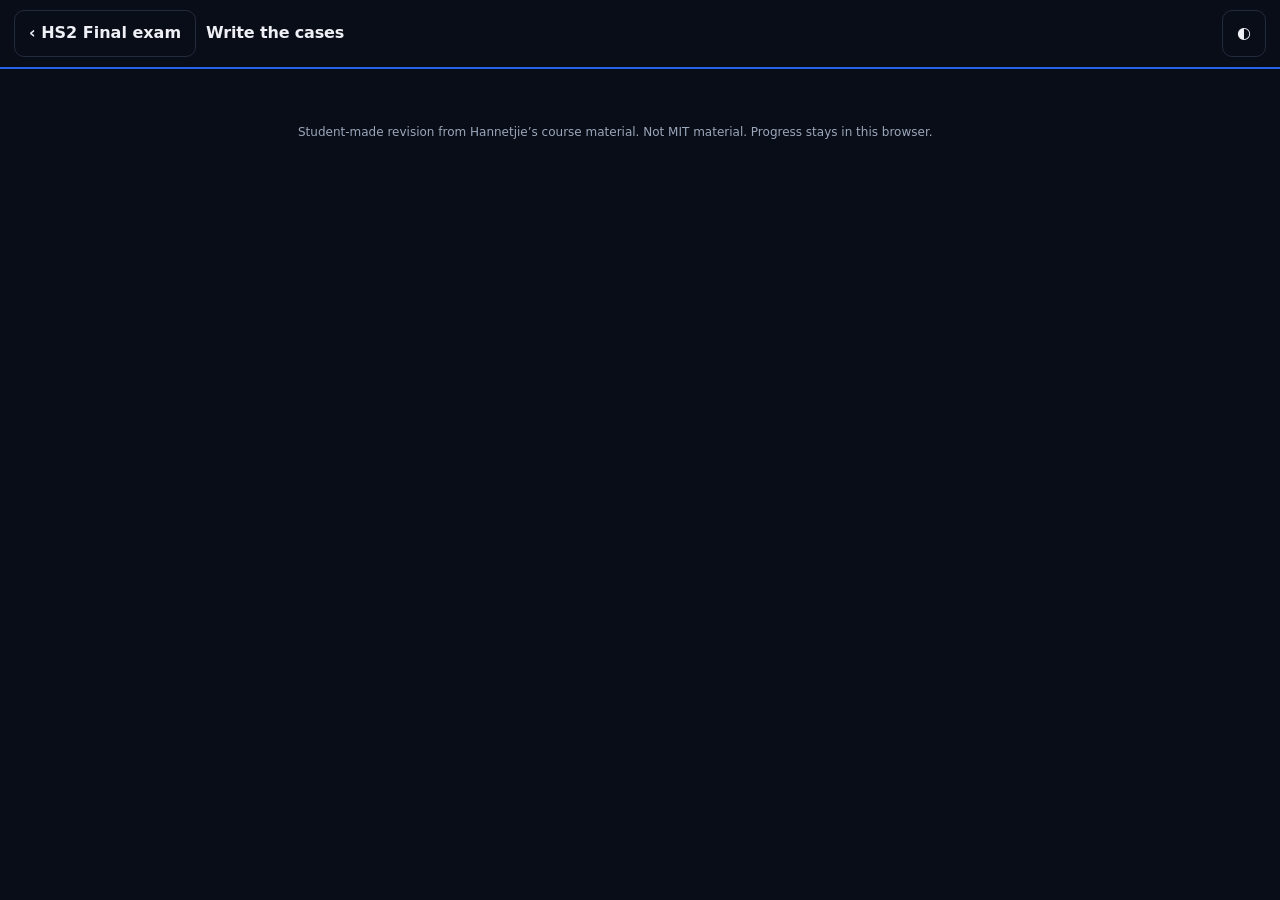
<file: rep.template.html>
<!doctype html>
<html lang="en-NZ"><head><meta charset="utf-8"><meta name="viewport" content="width=device-width,initial-scale=1"><meta name="robots" content="noindex,nofollow"><meta name="theme-color" content="#1e40af"><title>HS2 Final · Write the cases</title>
<script>try{if(JSON.parse(localStorage.getItem('hs2f.theme'))==='light')document.documentElement.dataset.theme='light'}catch(e){}</script>
<link rel="stylesheet" href="rep.css?v=20261029s"></head>
<body>
<header>
  <a class="btn ghost back" href="https://jeremyspm.github.io/#hs2/exam/write" title="Back to HS2 Final exam on the BN2 study tools">‹ HS2 Final exam</a>
  <h1>Write the cases</h1>
  <span class="d" id="countdown"></span>
  <button class="btn ghost" id="themeBtn" title="theme">◐</button>
</header>
<main id="app"></main>
<footer>Student-made revision from Hannetjie’s course material. Not MIT material. Progress stays in this browser.</footer>
<script>window.REP_DATA = /*@REP_DATA@*/;</script><script type="module" src="rep.js?v=20261029s"></script></body></html>
</file>
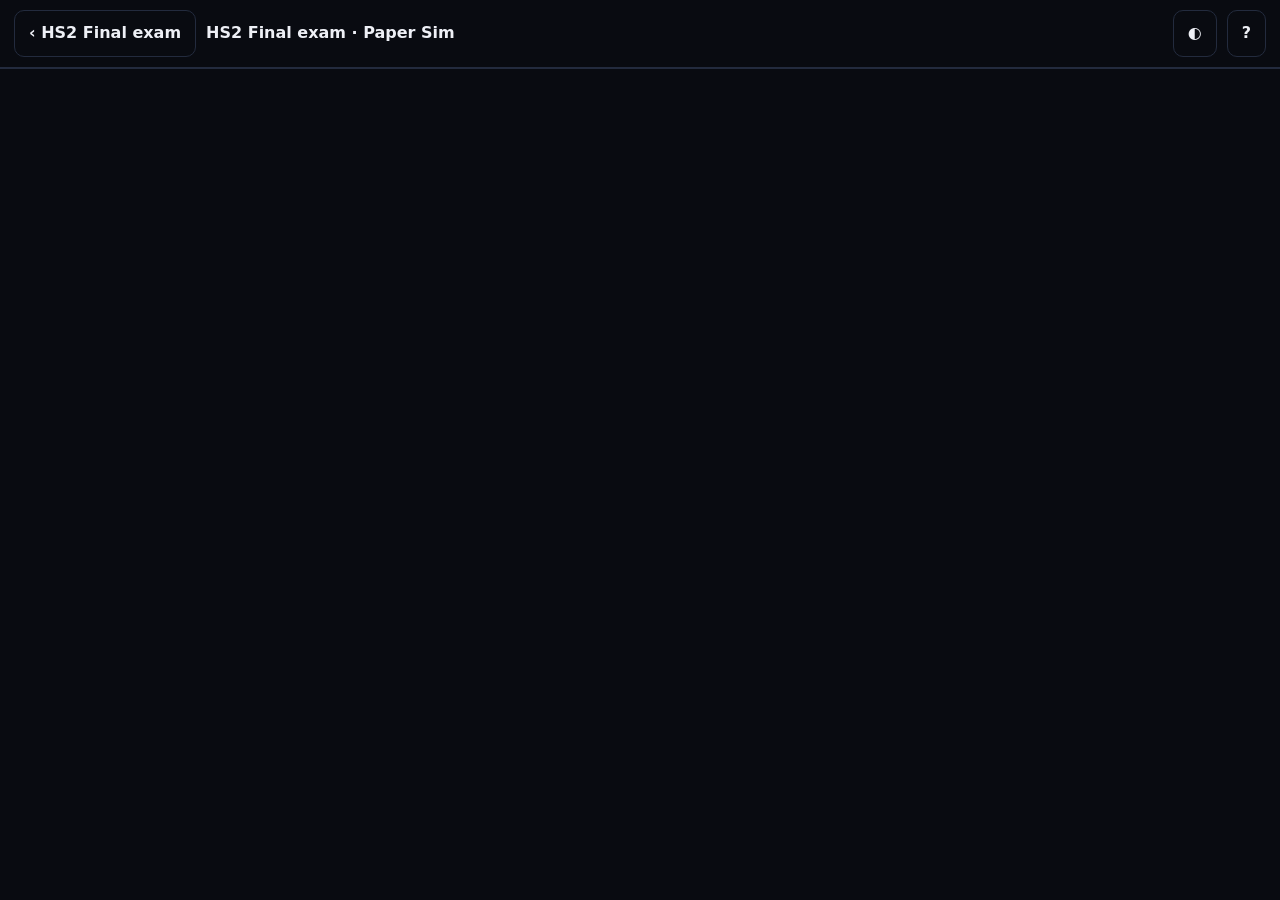
<file: template.html>
<!doctype html>
<html lang="en">
<head>
<meta charset="utf-8">
<meta name="viewport" content="width=device-width, initial-scale=1">
<title>HS2 Final · Paper Sim</title>
<meta name="robots" content="noindex,nofollow">
<style>
/* ── estate tokens (house.css contract, dark default) ─────────────── */
:root{
  --bg0:hsl(225 33% 5%); --fg:hsl(225 31% 95%); --card:hsl(224 44% 10%);
  --primary:hsl(218 91% 64%); --onprimary:hsl(225 33% 5%);
  --muted:hsl(220 38% 13%); --muted-fg:hsl(218 19% 67%);
  --accent:hsl(219 40% 18%); --danger:hsl(0 84% 60%); --ok:hsl(158 64% 42%);
  --warn:hsl(38 92% 55%); --border:hsl(222 27% 19%); --radius:.625rem;
  --dur:200ms; --ease:cubic-bezier(.4,0,.2,1);
}
:root[data-theme=light]{
  --bg0:hsl(214 47% 97%); --fg:hsl(222 47% 11%); --card:hsl(0 0% 100%);
  --onprimary:#fff; --muted:hsl(215 40% 93%); --muted-fg:hsl(220 12% 40%);
  --accent:hsl(216 45% 91%); --border:hsl(215 33% 89%); --warn:hsl(38 92% 40%);
}
*{box-sizing:border-box;min-width:0}
body{margin:0;background:var(--bg);color:var(--fg);
  font:16px/1.55 system-ui,-apple-system,"Segoe UI",Roboto,sans-serif;
  -webkit-text-size-adjust:100%}
header{position:sticky;top:0;z-index:5;background:var(--bg);border-bottom:1px solid var(--border);
  display:flex;align-items:center;gap:10px;padding:10px 14px}
header h1{font-size:1rem;margin:0;flex:1;font-weight:700}
header .d{color:var(--muted-fg);font-size:.8rem;white-space:nowrap}
header .back{text-decoration:none;white-space:nowrap}
/* phone: title over countdown on the left, buttons full height on the right (was one flex row: the title got squeezed to a word per line) */
@media(max-width:560px){
  header{display:grid;grid-template-columns:auto minmax(0,1fr);grid-auto-columns:auto;gap:0 8px;padding:8px 12px}
  header .back{grid-area:1/1/span 2/2}
  header h1{grid-area:1/2;white-space:nowrap;overflow:hidden;text-overflow:ellipsis}
  header .d{grid-area:2/2;white-space:normal;font-size:.76rem;line-height:1.3}
  header .btn{grid-row:1/span 2;padding:8px 10px;min-width:40px}
}
/* ── the paper's colour (15 Oct 2026: "it should SCREAM Test 3, not look like INP"). --tool is the PAPER's colour,
   the same one jeremyspm.github.io uses (HS2 blue, INP green, Pharm purple), set from TOOL at load. 27 Oct: toned
   down ("the CSS is way too much"): a line under the header, a faint page tint, buttons and links as --primary. ── */
:root{--bg:color-mix(in srgb,var(--tool,var(--bg0)) 3%,var(--bg0));
  --tool-deep:color-mix(in srgb,var(--tool,#4f46e5) 72%,#000);
  --primary:color-mix(in srgb,var(--tool,hsl(218 91% 64%)) 70%,#fff)}
:root[data-theme=light]{--primary:color-mix(in srgb,var(--tool,hsl(218 91% 64%)) 88%,#000)}
header{border-bottom:2px solid var(--tool,var(--border))}
main{max-width:720px;margin:0 auto;padding:14px 14px 90px}
.card{background:var(--card);border:1px solid var(--border);border-radius:var(--radius);
  padding:14px;margin:0 0 12px}
.btn{display:inline-flex;align-items:center;justify-content:center;gap:8px;cursor:pointer;
  border:1px solid var(--border);background:var(--muted);color:var(--fg);
  border-radius:var(--radius);padding:10px 14px;font:inherit;font-weight:600;
  transition:background var(--dur) var(--ease)}
.btn.primary{background:var(--primary);border-color:var(--primary);color:var(--onprimary)}
.btn.ghost{background:transparent}
.btn.wide{width:100%;margin-top:8px}
a.btn{text-decoration:none}
.btn:disabled{opacity:.45;cursor:default}
.door h2{margin:.1rem 0 .3rem;font-size:1.02rem}
.door p{margin:.2rem 0 .6rem;color:var(--muted-fg);font-size:.88rem}
.qlist{display:flex;flex-direction:column;gap:6px;margin-top:8px}
/* a quiz row: tag + name, then count + Learn + Sit as one group that drops to a
   second line at phone width instead of squeezing the name into four lines */
.qrow{display:flex;flex-wrap:wrap;align-items:center;gap:6px 8px;border:1px solid var(--border);
  border-radius:var(--radius);padding:8px 10px;background:var(--muted)}
.qrow b{flex:1 1 150px;font-size:.86rem;font-weight:600}
.qrow .m{color:var(--muted-fg);font-size:.76rem;white-space:nowrap}
.qrow .acts{margin-left:auto;display:flex;gap:6px;align-items:center}
.sysrow{display:flex;gap:6px;flex-wrap:wrap;margin:8px 0 2px}
/* quiz selection: tick any rows (or a whole system) and the bottom bar runs them as one */
.qrow{cursor:pointer}
.qrow.on{border-color:var(--primary);box-shadow:inset 0 0 0 1px var(--primary)}
.qrow>input.pk{flex:0 0 auto;width:18px;height:18px;margin:0;accent-color:var(--primary);cursor:pointer}
.chips{display:flex;flex-wrap:wrap;gap:6px;align-items:center;margin:8px 0 4px;font-size:.8rem;color:var(--muted-fg)}
.chip{border:1px solid var(--border);border-radius:99px;padding:4px 11px;background:transparent;color:var(--fg);
  cursor:pointer;font:inherit;font-size:.8rem;font-weight:600;line-height:1.3}
.chip.on{background:var(--primary);border-color:var(--primary);color:var(--onprimary)}
.footbar .btn.x{flex:0 0 auto}
/* ── focus checklist ─────────────────────────────────────────────────── */
.fhead{display:flex;flex-wrap:wrap;align-items:baseline;gap:6px 10px;margin:2px 0 8px}
.fbar{height:6px;border-radius:99px;background:var(--accent);overflow:hidden;flex:1 1 140px;min-width:120px}
.fbar i{display:block;height:100%;background:var(--ok);transition:width .25s}
.ftier{font-weight:700;font-size:.82rem;margin:14px 0 6px;display:flex;align-items:center;gap:8px}
.ftier b{font-weight:700}
.ftier .fnum{font-weight:400;color:var(--muted-fg)}
.frow{display:flex;gap:9px;align-items:flex-start;padding:8px 10px;margin-bottom:6px;
  border:1px solid var(--border);border-radius:var(--radius);background:var(--muted);
  border-left:3px solid var(--tc,var(--border))}
.frow.on{opacity:.62}
.frow.on .ft{text-decoration:line-through}
.frow>input.fchk{flex:0 0 auto;width:18px;height:18px;margin-top:2px;accent-color:var(--ok);cursor:pointer}
.fbody{flex:1 1 auto;min-width:0}
.fbody>summary{cursor:pointer;list-style:none;display:block}
.fbody>summary::-webkit-details-marker{display:none}
.ft{font-weight:650;font-size:.92rem;display:block}
.fmeta{display:flex;flex-wrap:wrap;gap:4px;margin-top:4px}
.fchip{font-size:.68rem;padding:1px 7px;border-radius:99px;background:var(--accent);color:var(--muted-fg);white-space:nowrap}
.fchip.her{background:hsl(38 92% 55% / .18);color:var(--warn)}
.fchip.tape{background:hsl(0 84% 60% / .16);color:var(--danger)}
.fchip.saq{background:hsl(218 91% 64% / .16);color:var(--primary)}
.fchip.sys{background:transparent;border:1px solid var(--border)}
.fchip.hl{background:hsl(158 64% 42% / .2);color:var(--ok);font-weight:650}
.fchip.rev{background:hsl(158 64% 42% / .12);color:var(--ok)}
.fchip.kh{background:hsl(280 60% 60% / .16);color:hsl(280 70% 72%)}
/* the HS2 Genetics Trainer link on cases 14 and 15 wears that tool's colour */
.fchip.xtool{background:hsl(330 81% 60% / .16);color:hsl(330 81% 70%)}
a.btn.xtool{background:#db2777;border-color:#db2777;color:#fff;text-decoration:none}
.hlans{margin-top:8px;border:1px solid var(--border);border-radius:var(--radius);background:var(--bg);overflow:hidden}
.hlans>summary{cursor:pointer;padding:7px 10px;font-weight:650;font-size:.84rem;color:var(--ok);list-style:none}
.hlans>summary::-webkit-details-marker{display:none}
.hlans .hlbody{padding:0 10px 10px;font-size:.83rem;line-height:1.55;white-space:pre-wrap}
.hlans .hlh{font-weight:700;margin:8px 0 4px;font-size:.8rem;letter-spacing:.02em}
.fdet{font-size:.85rem;line-height:1.5;margin-top:8px;padding-top:8px;border-top:1px solid var(--border)}
.fdet p{margin:0 0 7px}
.fdet .fcap{color:var(--muted-fg)}
.fwhy{font-size:.8rem;line-height:1.5;color:var(--muted-fg);margin:0 0 4px}
@media(max-width:400px){ .ft{font-size:.88rem} .fdet{font-size:.82rem} }
.tag{font-size:.72rem;padding:2px 8px;border-radius:99px;background:var(--accent);color:var(--muted-fg)}
.tag.kh{background:hsl(280 60% 60% / .16);color:hsl(280 70% 72%)}
.khsrc{font-size:.78rem;color:var(--muted-fg);margin:2px 0 6px}
.tag.repro{color:hsl(335 85% 72%)}.tag.gen{color:hsl(268 80% 74%)}.tag.senses{color:hsl(38 92% 62%)}
.tag.cvs{color:hsl(0 84% 70%)}.tag.resp{color:hsl(199 89% 64%)}.tag.lymph{color:hsl(140 55% 58%)}
.tag.ms{color:hsl(28 90% 62%)}.tag.ns{color:hsl(268 80% 74%)}.tag.endo{color:hsl(158 64% 52%)}
.qmod{margin:14px 0 4px;font-size:.78rem;font-weight:700;letter-spacing:.06em;text-transform:uppercase;color:var(--muted-fg)}
.tag.mixed{color:var(--muted-fg)}
/* sitting */
.qhead{display:flex;align-items:center;gap:10px;margin-bottom:8px}
.qhead .n{font-weight:700}
.qhead .timer{margin-left:auto;font-variant-numeric:tabular-nums;color:var(--muted-fg)}
.qhead .timer.low{color:var(--danger);font-weight:700}
.stem{white-space:pre-wrap;margin-bottom:10px}
.stem img,.qimg{max-width:100%;border-radius:8px;background:#fff;display:block;margin:8px 0}
.fignote{font-size:.78rem;color:var(--muted-fg);margin:2px 0 8px}
/* structured stem: her paragraphs, lists and table rows survive; a Canvas layout
   table becomes stacked cells at phone width and side-by-side from 560px */
.stem.rich{white-space:normal;line-height:1.5}
.stem.rich p{margin:.4em 0}
.stem.rich ul,.stem.rich ol{margin:.3em 0;padding-left:1.35em}
.stem.rich li{margin:.15em 0}
.stem.rich li>p{margin:.1em 0}
.stem.rich div{margin:.15em 0}
.stem.rich .tbl{display:flex;flex-direction:column;gap:8px;margin:10px 0}
.stem.rich .tr{display:flex;flex-wrap:wrap;gap:8px 14px;border:1px solid var(--border);border-radius:8px;padding:8px 10px;background:var(--muted)}
.stem.rich .td{flex:1 1 220px;min-width:0}
.stem.rich .td>p:first-child{margin-top:0}
.stem.rich .td img{margin:0 0 4px;max-height:280px;width:auto}
.stem.rich img{max-height:520px;width:auto}
.inl{display:inline-block;width:auto;max-width:100%;padding:5px 8px;margin:2px 0;vertical-align:baseline;
  font-size:.95em;border:1px solid var(--primary);background:var(--card);color:var(--fg);border-radius:6px}
input.inl{min-width:7ch}
.inl:focus{outline:2px solid var(--primary);outline-offset:1px}
.opt{display:flex;gap:10px;align-items:flex-start;border:1px solid var(--border);
  border-radius:var(--radius);padding:10px;margin:6px 0;cursor:pointer;background:var(--muted)}
.opt input{margin-top:3px;flex:none}
.opt.sel{border-color:var(--primary);background:var(--accent)}
/* learn mode: a checked question locks and colours itself in place */
.opt.k{border-color:var(--ok);box-shadow:inset 0 0 0 1px var(--ok)}
.opt.x{border-color:var(--danger);box-shadow:inset 0 0 0 1px var(--danger)}
.opt.lock{cursor:default}
.lres{display:flex;flex-wrap:wrap;gap:6px;align-items:center;margin:10px 0 0}
.lres .hint{font-size:.76rem;color:var(--muted-fg)}
.lres .qr-pane{flex-basis:100%;padding:6px 0 0}
.mk .verdict{font-weight:700;margin:0 0 4px}
.mk.right .verdict{color:var(--ok)} .mk.wrong .verdict{color:var(--danger)} .mk.saq{border-color:var(--primary)}
.pip.ok{background:var(--ok);border-color:var(--ok)} .pip.bad{background:var(--danger);border-color:var(--danger)}
.qrow .btn{padding:6px 10px;font-size:.8rem}
.qrow .btn.learn{border-color:var(--primary);color:var(--primary)}
.blankrow{display:flex;flex-direction:column;gap:4px;margin:8px 0}
.blankrow label{font-size:.82rem;color:var(--muted-fg)}
.pickfull{font-size:.8rem;color:var(--muted-fg);padding:0 2px;line-height:1.35}
select,input[type=text],textarea{font:inherit;color:var(--fg);background:var(--muted);
  border:1px solid var(--border);border-radius:8px;padding:9px;width:100%}
textarea{min-height:120px}
.pips{display:flex;gap:3px;flex-wrap:wrap;margin:10px 0 2px}
.pip{width:14px;height:6px;border-radius:3px;background:var(--muted);border:1px solid var(--border)}
.pip.done{background:var(--primary);border-color:var(--primary)}
.pip.cur{outline:2px solid var(--primary);outline-offset:1px}
/* marking */
.mk{border-left:4px solid var(--border);padding-left:10px;margin:14px 0}
.mk.right{border-color:var(--ok)}.mk.wrong{border-color:var(--danger)}
.mk .you{color:var(--muted-fg);font-size:.9rem}
.mk .keyline{color:var(--ok);font-weight:600}
.mk .marks{font-size:.8rem;color:var(--muted-fg)}
.steps label{display:flex;gap:8px;align-items:flex-start;margin:6px 0;cursor:pointer}
.refq{font-size:.85rem;color:var(--muted-fg);margin:8px 0 2px;padding:8px 10px;background:var(--muted);border-radius:8px}
.refq.slide{padding:6px}
.refq.patton{border-left:3px solid var(--primary)}
.refq i{color:var(--fg)}
.slideimg{max-width:100%;background:#fff;border-radius:6px;display:block;margin:0 0 4px}
.keyrows{margin:6px 0}
.krow{font-size:.85rem;padding:3px 0;border-bottom:1px dashed var(--border)}
.krow b{color:var(--ok);font-weight:600}
.krow.kok{opacity:.55}
.kyou{color:var(--danger);font-size:.78rem}
.kref{font-size:.84rem;color:var(--muted-fg);margin:4px 0 6px 14px;padding:6px 10px;background:var(--muted);border-radius:8px;line-height:1.45}
.kref i{color:var(--fg)}
.kref .refsrc{display:inline}
.refsrc{font-size:.74rem;color:var(--muted-fg);opacity:.8}
.vidrow{font-size:.86rem;margin:6px 0}
.vidrow a{font-weight:600}
.askai{padding:3px 10px;font-size:.76rem;margin-top:6px}
.learnrow{padding:7px 12px;font-size:.84rem;margin-top:6px}
.aiwrap{display:flex;flex-wrap:wrap;gap:4px 10px;align-items:center;margin:8px 0 4px}
.aitext{flex-basis:100%;width:100%;min-height:150px;font-size:.78rem;margin-top:6px}
.aisplit{display:flex;flex-wrap:wrap;gap:4px 8px;align-items:center;margin-top:6px}
.aisplit .askai{margin-top:0}
.vclip{margin:.5rem 0}
.vframe{position:relative;aspect-ratio:16/9;width:100%;max-width:460px;background:#000;border-radius:8px;overflow:hidden;cursor:pointer}
.vframe img,.vframe iframe{width:100%;height:100%;display:block;border:0;object-fit:cover}
.vplay{position:absolute;inset:0;margin:auto;width:54px;height:54px;border-radius:50%;background:rgba(20,20,28,.72);color:#fff;border:2px solid #fff;font-size:1.3rem;cursor:pointer;line-height:1}
.vbadge{position:absolute;left:6px;bottom:6px;background:rgba(0,0,0,.8);color:#fff;font-size:.72rem;padding:2px 6px;border-radius:4px;pointer-events:none}
.vmeta{font-size:.82rem;margin-top:5px;display:flex;flex-wrap:wrap;gap:6px 8px;align-items:center}
.vch{font-weight:600}
.vfull{padding:2px 8px;font-size:.74rem}
.rev-ctl{display:flex;gap:12px;align-items:center;flex-wrap:wrap;margin:6px 0 10px;font-size:.85rem}
.rev-ctl .wo{display:flex;gap:6px;align-items:center;cursor:pointer;user-select:none}
.systally{display:flex;flex-wrap:wrap}
.systally .tag{display:inline-block;background:var(--muted);padding:2px 9px;border-radius:11px;margin:2px 5px 2px 0;font-size:.74rem}
.systally .tag.ok{color:var(--ok)}
.qr{border:1px solid var(--muted);border-left-width:4px;border-radius:9px;margin:6px 0;background:var(--card)}
.qr.right{border-left-color:var(--ok)} .qr.partial{border-left-color:var(--warn)} .qr.wrong{border-left-color:var(--danger)} .qr.saq{border-left-color:var(--primary)}
.qr-head{display:flex;gap:10px;align-items:flex-start;padding:9px 11px 7px}
.qr-mk{font-weight:700;font-variant-numeric:tabular-nums;white-space:nowrap;padding:2px 8px;border-radius:6px;font-size:.82rem;background:var(--muted)}
.qr.right .qr-mk{background:var(--ok);color:var(--onprimary)} .qr.partial .qr-mk{background:var(--warn);color:var(--onprimary)} .qr.wrong .qr-mk{background:var(--danger);color:#fff}
.qr-stem{font-size:.9rem;line-height:1.35;flex:1}
.qr-acts{display:flex;flex-wrap:wrap;gap:6px;align-items:center;padding:0 11px 9px}
.qa{padding:3px 11px;font-size:.77rem;border:1px solid var(--muted);border-radius:14px;background:transparent;color:inherit;cursor:pointer}
.qa:hover{border-color:var(--primary)} .qa.on{background:var(--primary);color:var(--onprimary);border-color:var(--primary)}
.qr-pane{padding:2px 11px 11px}
.qr .src{font-size:.72rem;color:var(--primary);margin-right:auto;opacity:.85}
.qr .you{font-size:.8rem;padding:2px 11px 4px;opacity:.85}
.qr .steps{padding:2px 11px 6px}
.score-hero{font-size:2.2rem;font-weight:800;text-align:center;margin:.3rem 0 0}
.score-sub{text-align:center;color:var(--muted-fg);margin:0 0 10px}
/* chart */
.spark{width:100%;height:84px;display:block}
.hist{font-size:.82rem;color:var(--muted-fg)}
.hist td{padding:2px 8px 2px 0}
/* chain warmup */
.chain{display:flex;flex-direction:column;gap:2px;margin:8px 0}
.bead{background:var(--accent);border:1px solid var(--border);border-radius:8px;padding:7px 10px;font-size:.9rem}
.bead.blank{border-style:dashed;color:var(--warn);text-align:center}
.verb{color:var(--muted-fg);font-size:.78rem;padding:0 12px}
.note{border:1px solid var(--border);border-left:4px solid var(--warn);border-radius:8px;
  padding:8px 10px;font-size:.84rem;color:var(--muted-fg);margin:10px 0}
.src{font-size:.75rem;color:var(--muted-fg);margin-top:6px}
dialog{background:var(--card);color:var(--fg);border:1px solid var(--border);
  border-radius:var(--radius);max-width:640px;width:calc(100% - 32px);padding:18px}
dialog::backdrop{background:rgb(0 0 0 / .6)}
h3{margin:14px 0 4px;font-size:.95rem}
.footbar{position:fixed;bottom:0;left:0;right:0;background:var(--bg);
  border-top:1px solid var(--border);padding:10px 14px;display:none;gap:8px;z-index:5}
.footbar.on{display:flex}
.footbar .btn{flex:1}
a{color:var(--primary)}
/* ── home: one screen of row cards, each opening its own screen (was one 14.5-screen scroll) ── */
.hero{display:flex;align-items:center;gap:12px;width:100%;text-align:left;font:inherit;color:var(--fg);cursor:pointer;
  background:color-mix(in srgb,var(--primary) 14%,var(--card));border:1px solid color-mix(in srgb,var(--primary) 45%,transparent);
  border-radius:12px;padding:12px 14px;margin:2px 0 4px}
.hero small{display:block;font-size:.76rem;color:var(--primary);font-weight:650}
.hero b{display:block;font-size:1rem;line-height:1.35;margin-top:2px}
.hero .go{flex:0 0 auto;margin-left:auto;width:42px;height:42px;border-radius:50%;background:var(--primary);color:var(--onprimary);
  display:flex;align-items:center;justify-content:center;font-size:1rem}
.lsec{font-size:.72rem;font-weight:700;letter-spacing:.06em;text-transform:uppercase;color:var(--muted-fg);margin:12px 4px 5px}
.lrow{display:flex;align-items:center;gap:12px;width:100%;text-align:left;font:inherit;color:var(--fg);cursor:pointer;
  background:var(--card);border:1px solid var(--border);border-radius:12px;padding:8px 12px;margin:0 0 7px;
  transition:border-color var(--dur) var(--ease)}
.lrow:hover{border-color:color-mix(in srgb,var(--primary) 55%,var(--border))}
.lic{flex:0 0 40px;height:40px;border-radius:10px;background:var(--muted);display:flex;align-items:center;justify-content:center;font-size:1.15rem}
.ltx{flex:1 1 auto;min-width:0}
.ltx b{display:block;font-size:.97rem;font-weight:650}
.ltx small{display:block;font-size:.8rem;color:var(--muted-fg);line-height:1.35;margin-top:1px}
.lch{flex:0 0 auto;color:var(--muted-fg);font-size:1.3rem;line-height:1}
.shead{display:flex;align-items:center;gap:10px;margin:0 0 12px}
.shead h2{margin:0;font-size:1.1rem;flex:1}
/* the final's stripped home (his pick, 5 Oct 2026): one line saying what the exam is, the three doors that rep it, the rest folded */
.exambar{margin:0 2px 8px;font-size:.88rem;line-height:1.4;color:var(--muted-fg)}
.exambar b{color:var(--fg);font-size:1rem}
.lmore{margin-top:10px}
.lmore>summary{cursor:pointer;list-style:none;display:flex;align-items:center;gap:8px;padding:10px 12px;border-radius:12px;
  border:1px dashed var(--border);color:var(--muted-fg);font-size:.88rem}
.lmore>summary::-webkit-details-marker{display:none}
.lmore>summary::before{content:'▸';transition:transform var(--dur) var(--ease)}
.lmore[open]>summary::before{transform:rotate(90deg)}
.lmore[open]>summary{margin-bottom:4px}
/* the tool's own name (26 Sep 2026): a plain title block since 27 Oct, no banner, no watermark */
.idcard{margin:4px 2px 14px}
.idic{display:none}
.idtx small{display:block;font-size:.75rem;font-weight:600;color:var(--muted-fg)}
.idtx b{display:block;font-size:1.45rem;line-height:1.2;margin:2px 0 4px;font-weight:750;letter-spacing:-.01em}
.idtx>span{display:block;font-size:.88rem;color:var(--muted-fg);line-height:1.4}
.idtx .idwhen{display:inline-block;margin-top:6px;font-size:.8rem;font-weight:650;color:var(--primary)}
/* phone: the banner and the rows tighten so home still fits one 375x812 screen as near as it can */
@media(max-width:560px){
  .lrow{padding:6px 12px;margin-bottom:5px}
  .lic{flex-basis:36px;height:36px}
  .lsec{margin:8px 4px 4px}
  .hero{padding-top:9px;padding-bottom:9px}
  .bnote{padding:6px 10px;margin-bottom:8px;line-height:1.35}
}
.shead .btn{padding:6px 12px;flex:0 0 auto}
.card .lead{margin:0 0 4px;color:var(--muted-fg);font-size:.9rem;line-height:1.5}
/* each screen's full explanation, folded under its one-line lead (self-explaining, but out of the way) */
.how{margin:0 0 6px}
.how>summary{cursor:pointer;font-size:.82rem;font-weight:650;color:var(--primary);list-style:none;display:inline-block;padding:2px 0}
.how>summary::-webkit-details-marker{display:none}
.how>summary::before{content:'ⓘ '}
.how[open]{border-left:2px solid var(--border);padding-left:10px;margin:4px 0 10px}
.how p{font-size:.86rem;color:var(--muted-fg);margin:.4rem 0}
/* ── written answers: her case questions, learned from a short version (ported from hs2-test3's SAQ Trainer) ── */
.sdoor{border-left:4px solid var(--danger)}
.slist{display:flex;flex-direction:column;gap:6px;margin-top:4px}
.srow{display:flex;flex-wrap:wrap;align-items:center;gap:6px 8px;border:1px solid var(--border);border-radius:var(--radius);
  padding:8px 10px;background:var(--muted);cursor:pointer}
.srow b{flex:1 1 160px;font-size:.86rem;font-weight:600}
.srow .m{color:var(--muted-fg);font-size:.74rem;white-space:nowrap}
.sbadge{font-size:.7rem;padding:1px 8px;border-radius:99px;background:var(--accent);color:var(--muted-fg);white-space:nowrap}
.sbadge.lock{background:hsl(158 64% 42% / .2);color:var(--ok);font-weight:650}
.sbadge.go{background:hsl(38 92% 55% / .18);color:var(--warn)}
#sqBack,.qhead .tag{white-space:nowrap;flex:0 0 auto}
.sstages{display:flex;gap:4px;margin:0 0 12px}
.sstage{flex:1;font:inherit;font-size:.74rem;font-weight:600;padding:5px 2px;border-radius:6px;background:var(--muted);
  color:var(--muted-fg);border:1px solid var(--border);cursor:pointer}
.sstage.on{background:var(--primary);color:var(--onprimary);border-color:var(--primary)}
.sask{font-weight:650;margin:0 0 10px;line-height:1.45}
.shook{border:1px dashed var(--primary);border-radius:8px;padding:8px 10px;font-size:.88rem;margin:10px 0;line-height:1.45}
.ssteps{margin:0 0 6px;padding-left:1.5em}
.ssteps li{margin:7px 0;line-height:1.5}
.ssteps b,.scheck b{color:var(--warn);font-weight:700}
.sprog{display:flex;align-items:center;gap:10px;margin:0 0 6px}
.scheck label{display:flex;gap:9px;align-items:flex-start;margin:9px 0;cursor:pointer;line-height:1.45;font-size:.92rem}
.scheck input{margin-top:3px;width:18px;height:18px;flex:0 0 auto;accent-color:var(--ok)}
.sres{font-size:1.7rem;font-weight:800;text-align:center;margin:.2rem 0}
.syou{white-space:pre-wrap;font-size:.86rem;background:var(--muted);border-radius:8px;padding:8px 10px;margin:6px 0 10px}
.sheet .sheeti{border-top:1px solid var(--border);padding-top:10px;margin-top:12px}
.sheet h3{margin:0 0 4px;display:flex;gap:8px;align-items:baseline;flex-wrap:wrap}
.sgrp{margin:12px 0 0}
.sgq{font-size:.8rem;font-weight:700;color:var(--muted-fg);margin:0 0 2px}
.ssteps.sfacts{margin:0}
.ssteps.sfacts li{margin:4px 0;line-height:1.4}
.sgap{display:block;width:100%;text-align:left;font:inherit;font-size:.9rem;color:var(--muted-fg);background:transparent;
  border:1px dashed var(--primary);border-radius:8px;padding:7px 10px;cursor:pointer;line-height:1.4}
.sgap.open{border-style:solid;color:var(--fg);cursor:default}
.sgap.ok{border:1px solid var(--ok);color:var(--fg);cursor:default}
.sgap.miss{border:1px solid var(--danger);color:var(--fg);cursor:default}
.sgmk{display:flex;gap:6px;margin:5px 0 2px}
.sgmk .btn{flex:1;padding:7px 10px;font-size:.84rem}
.how.sfull{margin-top:14px}
/* a correction line's reason, and the list's sections (her cases, then each module folded) */
.sfix{font-size:.78rem;color:var(--warn);line-height:1.4;margin:2px 0 4px}
.ssec{font-size:.72rem;font-weight:700;letter-spacing:.06em;text-transform:uppercase;color:var(--muted-fg);margin:16px 0 4px}
.smod{margin:8px 0 0;border:1px solid var(--border);border-radius:var(--radius);padding:8px 10px}
.smod>summary{cursor:pointer;font-weight:650;font-size:.88rem}
/* the case scenario, folded above a written question; its figure shows under it */
.scase{margin:0 0 8px}
.scase>summary{cursor:pointer;font-size:.82rem;font-weight:650;color:var(--muted-fg);list-style:none}
.scase>summary::-webkit-details-marker{display:none}
.scase>summary::before{content:'▸ '}
.scase[open]>summary::before{content:'▾ '}
</style>
</head>
<body>
<header>
  <a class="btn ghost back" href="https://jeremyspm.github.io/#hs2/exam" title="Back to HS2 Final exam on the BN2 study tools">‹ HS2 Final exam</a>
  <h1>HS2 Final exam · Paper Sim</h1>
  <span class="d" id="countdown"></span>
  <button class="btn ghost" id="themeBtn" title="theme">◐</button>
  <button class="btn ghost" id="helpBtn" title="what is this?">?</button>
</header>
<main id="view"></main>
<div class="footbar" id="footbar"></div>
<dialog id="help"></dialog>

<script>
const DATA = /*@BANK@*/;
/* references: q.refs = [{k:'slide'|'her'|'patton', src, slide|t, ...}] in authority order —
   her slide, her prose, Patton. A bank built with the older single q.ref still renders. */
for(const q of DATA.questions){ if(!q.refs) q.refs = q.ref ? [{k:q.ref.slide?'slide':'her', ...q.ref}] : []; }
/* short versions of the written answers (content/case-shorts.js + module-shorts.js, gated by shorts.mjs, 26 Sep 2026). His rule
   (estate memory "saq-short-answers"): a written answer is learned from a SHORT version, a few words a line, cut from the answer
   the bank carries. So wherever a written question is marked (Learn mode, the mock) you tick its short lines; q.saq.full keeps
   the full answer word for word. A correction line (f.fix: her feedback slips) says so in the tick list too. */
const SHORTS = /*@SHORTS@*/;
for(const q of DATA.questions) if(SHORTS[q.id]){
  q.short = SHORTS[q.id];
  const F = q.short.groups.flatMap(g=>g.facts);
  q.saq = {...q.saq, full:q.saq.steps, steps:F.map(f=>f.t.replace(/\*\*/g,'')+(f.fix?` (⚠ corrected: ${f.fix.split('. ')[0]})`:''))};
  /* a step's quote (q.prefs, judged per step of the full answer) moves with its step: it shows under the FIRST short line
     cut from that step (f.of), never under whichever line happens to share the step's number (the 26 Sep bug). A step with
     no line of its own (a sub-question heading like "Gene therapy?") hands its quote to the answer that follows it; the same
     quote twice under one line shows once. */
  if(q.prefs){
    const n = q.saq.full.length, line = s => F.findIndex(f=>f.of.includes(s)), seen = new Set();
    const at = s => { for(let t=s; t<n; t++) if(line(t)>=0) return line(t); for(let t=s-1; t>=0; t--) if(line(t)>=0) return line(t); return -1; };
    q.prefs = q.prefs.map(p=>({...p, i:at(p.i-1)+1})).filter(p=>{ const k=p.i+'|'+p.t; return p.i>0 && !seen.has(k) && seen.add(k); });
  }
}
/* whose full answer it is: hers (quiz feedback, her decks, her slides) unless the source says the tool wrote it */
const toolsAns = q => /^Model answer is the tool/.test(q.saq&&q.saq.src||'');
/* answers taken down from her recorded 2024 case session: her spoken words, tidied into lines — not "word for word" */
const spokenAns = q => /2024 case-study session/.test(q.saq&&q.saq.src||'');
/* page-capture junk that rode in with two of her Light & Sound answers (a web font, a hidden-style rule): never shown */
const junkStep = s => /@font-face|\.sf-hidden\{/.test(s);
/* the full answer, word for word, folded under a short answer's tick list */
const herFull = q => q.saq&&q.saq.full ? `<details class="hlans"><summary>📄 ${toolsAns(q)?'The full answer (this tool’s, from her decks)':spokenAns(q)?'Her full answer, tidied into lines from her recorded session (its source gives the minute)':'Her full answer, word for word'}</summary><div class="hlbody">${q.saq.full.filter(s=>!junkStep(s)).map(s=>esc(s)).join(String.fromCharCode(10))}</div></details>` : '';
const REF = {slide:{ic:'📖',lbl:'Her slide'}, her:{ic:'✍',lbl:'Her notes'}, course:{ic:'📄',lbl:'Course file'}, patton:{ic:'📕',lbl:'Patton'}};
/* ── state ─────────────────────────────────────────────────────────── */
/* Its own prefix: every tool on jeremyspm.github.io shares ONE localStorage (it is per origin, not per path), so the final keeps
   its scores, misses, ticks and resume slot apart from the three module sims it imports its questions from. */
const PFX = 'hs2f.';
const LS = k => { try { return JSON.parse(localStorage.getItem(PFX+k)) } catch(e){ return null } };
const SV = (k,v) => { try { localStorage.setItem(PFX+k, JSON.stringify(v)) } catch(e){} };
let S = {
  scores: LS('scores')||[],   // {t, mode, got, tot, label}
  miss:   LS('miss')  ||{},   // qid -> wrong count
  seen:   LS('seen')  ||{},   // qid -> sittings
  mastery:LS('mastery')||{}, // focus topic id -> 1 when he can do it
  n:      LS('n')||12,       // how many a Learn deal hands out: 12 | 25 | 50 | 100 | 'all'
  pick:   LS('pick')||[],    // quiz ids ticked under Pick my rep, in tick order
};
if(![12,25,50,100,'all'].includes(S.n)) S.n = 12;
S.pick = (Array.isArray(S.pick)?S.pick:[]).filter(id=>DATA.quizzes.some(z=>z.id===id));
/* The sitting date is PER VIEWER. He has an extension and sits 25 Sep; the cohort's
   window closes Mon 21 Sep, so a single hard-coded date would mislead whoever it did
   not belong to. Default is his (it is his tool); anyone else taps the countdown and
   sets their own, kept in their own browser. */
const COHORT_CLOSE = '2026-11-04';      // the HS2 exam: MOVED to Wed 4 Nov 2026 (Hannetjie in her 7 Oct lecture: "initially it was communicated that it was on the 5th of November. It's on the 4th"; Joan's Pharm post the same day: HS2 moved so there are no clashes). Time TO BE CONFIRMED, two sittings; her 5 Oct announcement 413237 still read 5 Nov
const DEFAULT_SITTING = '2026-11-04';
const sittingISO = () => LS('testday') || DEFAULT_SITTING;
const TESTDAY = () => new Date(sittingISO() + 'T12:00:00+12:00');
const daysLeft = () => Math.max(0, Math.ceil((TESTDAY() - Date.now())/864e5));
const sittingLabel = () => new Date(sittingISO() + 'T12:00:00+12:00')
  .toLocaleDateString('en-NZ', { day: 'numeric', month: 'short' });
function askSitting(){
  const cur = sittingISO();
  const v = prompt('When do you sit the HS2 exam?  (YYYY-MM-DD)\n\nThe cohort sits it on '
    + COHORT_CLOSE + '. Set your own date if you have a different slot.', cur);
  if(!v) return;
  const t = v.trim();
  if(!/^\d{4}-\d{2}-\d{2}$/.test(t) || isNaN(new Date(t + 'T12:00:00+12:00'))){
    alert('Use the form YYYY-MM-DD, e.g. 2026-11-04.'); return;
  }
  SV('testday', t); paintCountdown();
  if(document.querySelector('#fhead')) home();
}
function paintCountdown(){
  const el = $('#countdown'); if(!el) return;
  el.textContent = `${daysLeft()}d to your sitting · ${sittingLabel()}`;
  el.title = 'Your sitting is ' + sittingISO() + '. The cohort sits the exam on ' + COHORT_CLOSE
           + '. Click to change yours — it is saved in this browser only.';
  el.style.cursor = 'pointer';
  el.onclick = askSitting;
}
const $ = s => document.querySelector(s);
/* this tool's identity: the four Paper Sims share one layout, so the name, colour and tab icon are what tell them apart */
const TOOL = {kick:'Health Science 2 · 722.541', name:'HS2 Final exam', sub:'Her 10 starred cases · 32 questions · 130 min', icon:'🫀', hue:'#2563eb'};   /* HS2's blue, as on the hub */
function paintTool(){
  document.documentElement.style.setProperty('--tool', TOOL.hue);
  const svg = `<svg xmlns="http://www.w3.org/2000/svg" viewBox="0 0 64 64"><rect width="64" height="64" rx="14" fill="${TOOL.hue}"/><text x="32" y="45" font-size="38" text-anchor="middle">${TOOL.icon}</text></svg>`;
  let l = document.querySelector('link[rel=icon]');
  if(!l){ l = document.createElement('link'); l.rel = 'icon'; document.head.appendChild(l); }
  l.href = 'data:image/svg+xml,' + encodeURIComponent(svg);
}
const idWhen = () => { const n = daysLeft(); return n > 0 ? `${n} day${n === 1 ? '' : 's'} to your sitting · ${sittingLabel()}` : `Your sitting · ${sittingLabel()}`; };
const idCard = () => `<div class="idcard"><span class="idic" aria-hidden="true">${TOOL.icon}</span><span class="idtx"><small>${TOOL.kick}</small><b>${TOOL.name}</b><span>${TOOL.sub}</span><span class="idwhen">${idWhen()}</span></span></div>`;
const esc = s => String(s??'').replace(/[&<>"]/g, c=>({'&':'&amp;','<':'&lt;','>':'&gt;','"':'&quot;'}[c]));
const shuffle = a => { a=a.slice(); for(let i=a.length-1;i>0;i--){const j=Math.random()*(i+1)|0;[a[i],a[j]]=[a[j],a[i]]} return a };
const SYS = {cvs:'Cardiovascular', resp:'Respiratory', lymph:'Lymphatic', ms:'Musculoskeletal', ns:'Nervous', endo:'Endocrine',
  repro:'Reproduction', gen:'Genetics', senses:'Special senses, light & sound', mixed:'Mixed', cases:'Exam cases'};
const MODN = {m1:'Module 1 · heart, lungs, lymph', m2:'Module 2 · bones, nerves, hormones', m3:'Module 3 · repro, genetics, senses', cases:'The exam cases', exam:'Her exam revision deck'};
const MODS = {m1:'Module 1', m2:'Module 2', m3:'Module 3', cases:'Cases', exam:'Her revision deck'};
/* an imported question's figure lives in its own sim ("../hs2-test2/img/…"): a name with a '/' in it is already a path */
const imgU = f => f.includes('/') ? f : 'img/'+f;
const slideU = f => f.includes('/') ? f : 'img/slides/'+f;

/* ── dealing ───────────────────────────────────────────────────────── */
const CLOSED = DATA.questions.filter(q=>!q.saq);
/* her exam revision Kahoot (q.kh) is its own lower-yield section since 12 Oct 2026: out of the core, the mock and Every case question */
const KHQ = DATA.questions.filter(q=>q.kh);
function pickN(pool, n, excl){
  const fresh = pool.filter(q=>!excl.has(q.id));
  /* Least-seen first: rank = times dealt, so nothing repeats an (n+1)th time
     until the whole pool has been dealt n times. Misses jump the queue (-2),
     Math.random() only breaks ties among equally-seen questions. */
  const rank = q => (S.miss[q.id]?-2:0) + (S.seen[q.id]||0) + Math.random();
  return fresh.sort((a,b)=>rank(a)-rank(b)).slice(0,n);
}
function dealStratified(n){
  const out=[], excl=new Set();
  /* shares are DERIVED from the bank — her revealed question distribution —
     never typed. Announced emphasis does not get a vote. */
  const share = {};
  for(const q of CLOSED) share[q.mod]=(share[q.mod]||0)+1/CLOSED.length;
  for(const m of ['m1','m2','m3','cases']){
    const want=Math.round(n*(share[m]||0));
    for(const q of pickN(CLOSED.filter(x=>x.mod===m), want, excl)){ out.push(q); excl.add(q.id); }
  }
  while(out.length<n){
    const q=pickN(CLOSED, 1, excl)[0]; if(!q)break; out.push(q); excl.add(q.id);
  }
  return shuffle(out).slice(0,n);
}
/* How many a Learn deal hands out is HIS call (the chips on the Learn door), saved in this
   browser. 'all' is the whole pool, least-seen first — so a run that stops halfway and is
   dealt again leads with the questions it never reached. A mock test keeps its own size. */
const NOPTS = [12,25,50,100,'all'];
const CAP = () => S.n==='all' ? Infinity : S.n;
const howMany = pool => Math.min(CAP(), pool);
function dealMini(n=12){ return dealStratified(n) }
/* A MOCK's closed questions (5 Oct 2026): only her own case questions in closed form (DATA.mock.pool, built from her formative
   case test, her revision deck, her RG quiz and the case quizzes her exam helpline lists) — her 413286 post: the exam's closed
   questions ARE her case SAQs converted. Dealt by body-system group in proportion to how many of the ten cases sit on each
   (DATA.mock.w), least-seen first; a group with too few tops up from the rest. Learn keeps dealing from the whole bank. */
function dealExamClosed(n){
  const byId=new Map(DATA.questions.map(q=>[q.id,q])), W=DATA.mock.w, tot=Object.values(W).reduce((a,b)=>a+b,0);
  const byG={}; for(const p of DATA.mock.pool){ const q=byId.get(p.id); if(q) (byG[p.g]=byG[p.g]||[]).push(q); }
  const out=[], excl=new Set();
  for(const g of Object.keys(W)) for(const q of pickN(byG[g]||[], Math.round(n*W[g]/tot), excl)){ out.push(q); excl.add(q.id); }
  const all=Object.values(byG).flat();
  while(out.length<n){ const q=pickN(all,1,excl)[0]; if(!q)break; out.push(q); excl.add(q.id); }
  return shuffle(out).slice(0,n);
}
function dealSys(s,n){ return shuffle(pickN(CLOSED.filter(q=>q.mod===s), n, new Set())) }
/* the ten cases in booklet order: her formative questions on a case first, then its written questions */
const CASEQS = () => DATA.focus.filter(f=>f.tier===0).flatMap(f=>(f.qs||[]).map(id=>DATA.questions.find(q=>q.id===id)).filter(q=>q&&q.mod==='cases'));
function dealFull(){
  /* THE EXAM'S OWN SHAPE (her Assessment Overview): 32 questions, 130 min, 37% of the MARKS written, and the written ones
     come from the starred cases. Her closed quiz items often carry several marks (a 4-pair matching = 4), so eight written
     questions can be anywhere from a quarter to half the marks: written questions are added one case at a time — least-sat
     case first, least-seen question of it — and closed ones dropped, until the written share reaches 37% with 32 questions.
     The closed ones are her case questions in closed form only (dealExamClosed), never the module banks. */
  const closed = dealExamClosed(32);
  const byCase = {};
  for(const q of DATA.questions) if(q.mod==='cases'&&q.saq) (byCase[q.quiz]=byCase[q.quiz]||[]).push(q);
  const load = c => byCase[c].reduce((a,q)=>a+(S.seen[q.id]||0),0) + Math.random();
  const order = Object.keys(byCase).map(c=>[c,load(c)]).sort((a,b)=>a[1]-b[1]).map(x=>x[0]);
  const queue = order.map(c=>pickN(byCase[c], byCase[c].length, new Set()));      /* each case's questions, least-seen first */
  const written = [], skipped = [];
  const marks = a => a.reduce((t,q)=>t+(q.pts||1),0);
  const share = () => { const w = marks(written), c = marks(closed.slice(0, 32-written.length)); return w/(w+c) };
  for(let r=0; written.length<16; r++){
    const next = queue[r % queue.length].shift(); if(!next){ if(queue.every(x=>!x.length)) break; continue; }
    written.push(next);
    const s = share();
    if(s>0.42){ written.pop(); skipped.push(next); continue; }      /* a big one (her 10-mark micrographs) would overshoot: it waits for another sitting */
    if(s>=0.37) break;      /* stop at the exam's share; the least-sat rotation carries the other cases into the next sitting */
  }
  /* ran out short of 37%: take back the smallest question that was set aside, so the paper still matches her share */
  if(share()<0.37 && skipped.length && written.length<16) written.push(skipped.sort((a,b)=>(a.pts||1)-(b.pts||1))[0]);
  return closed.slice(0, 32-written.length).concat(written);
}
/* the misses pile, worst first: once four or more have been missed twice, only those */
function missPool(){
  let ids = Object.keys(S.miss).filter(id=>S.miss[id]>=2);
  if(ids.length<4) ids = Object.keys(S.miss);
  return CLOSED.filter(q=>ids.includes(q.id));
}
function dealMisses(n=12){ return shuffle(missPool()).slice(0,n) }
/* the ticked quizzes, whole (written questions included), in the order the list shows
   them — one run, no cap: you chose the quizzes, you get their questions */
function dealPick(){
  const on = new Set(S.pick);
  return DATA.quizzes.filter(z=>on.has(z.id)).flatMap(z=>DATA.questions.filter(q=>q.quiz===z.id));
}

/* ── focus checklist ───────────────────────────────────────────────────
   Her focus post names topics in one or two words. DATA.focus says how far
   each one goes and how heavily her own bank drills it, so a tick is a real
   claim rather than a shrug. Ticks are per-browser (localStorage). */
const FTIER = {
  0:{n:'The exam is built on these — her words', c:'var(--ok)',
     w:'Her Assessment Overview: the exam “will be based on the starred *Case studies in your Case Study Booklet A”, and her booklet page names ten; below them sits the exam revision deck she made for it. Each row deals that case’s written questions against HER model answer, her formative-test questions on it, and the module questions it leans on; a starred question she has not answered yet is listed, not dealt. When her EXAM CASE STUDY HELPLINE opens (Mon 19 Oct), whatever she names there joins this band.'},
  1:{n:'On a case topic', c:'var(--danger)', w:'Module rows one of her ten cases stands on — a starred question or her model answer is about it (each row says which case). Every question on her exam revision deck sits on one of these, so the closed part of the paper most likely comes from here too.'},
  2:{n:'Off the cases, but big in her quizzes', c:'var(--warn)', w:'No case needs these, but her module quizzes drilled them hard (30+ marks). Worth a pass once tier 1 is solid.'},
  3:{n:'Only if there is time', c:'var(--muted-fg)', w:'Off the cases and thin in her quizzes. They were weekly practice for the module tests; the exam is 32 questions on ten cases.'},
};
const FLAGN = {D:'her diagrams row', P:'her processes row', R:'her reasoning row', T:'her terminology row', H:'named on her Module 3 help board', S:'starred exam case', X:'she made it for the exam'};

function focusStats(){
  const F = DATA.focus, done = F.filter(f=>S.mastery[f.id]);
  return { n:F.length, d:done.length,
           pts:F.reduce((a,b)=>a+b.pts,0), dpts:done.reduce((a,b)=>a+b.pts,0) };
}
function focusHead(){
  const st = focusStats(), pc = st.pts ? Math.round(st.dpts/st.pts*100) : 0;
  return `<b>${st.d} of ${st.n} topics</b>
    <span class="fbar"><i style="width:${pc}%"></i></span>
    <span class="hist">${st.dpts} of ${st.pts} marks of her bank covered</span>`;
}
/* the two genetics cases open straight into the HS2 Genetics Trainer's story drill for their shape (29 Sep 2026):
   case 14 = X-linked recessive in a family, case 15 = the cystic fibrosis and Huntington's whānau */
const TRAINER = {
  'case-c14': [['🌳 Practise case 14 in the Genetics Trainer', '../hs2-genetics/#go/story:XLR', 'a colour-blind boy, his grandad and aunt, a hidden carrier mum: pick the chart, tap the carriers, pass it on']],
  'case-c15': [['🌳 Practise the cystic fibrosis whānau', '../hs2-genetics/#go/story:AR', 'who must be a carrier; what the youngest sisters would need'],
               ['🌳 Practise the Huntington’s whānau', '../hs2-genetics/#go/story:AD', 'who is Hh; the chance each cousin passes it on']]
};
function focusCard(){
  if(!DATA.focus.length) return '';
  const rows = t => DATA.focus.filter(f=>f.tier===t).map(f=>{
    const on = !!S.mastery[f.id], chips = [];
    (f.flag||'').split(' ').filter(Boolean).forEach(x=>{
      if(x==='tape') chips.push('<span class="fchip tape">🎤 she said it in class</span>');
      else if(FLAGN[x]) chips.push(`<span class="fchip her">📌 ${FLAGN[x]}</span>`);
    });
    if(f.hl)  chips.push('<span class="fchip hl">🆘 on her helpline</span>');
    if(f.rev) chips.push(`<span class="fchip rev">🗓 revision ${esc(f.rev)}</span>`);
    if(f.kh)  chips.push(`<span class="fchip kh">🎮 ${f.kh} in her Kahoots</span>`);
    if(f.saq) chips.push(`<span class="fchip saq">✍️ ${f.saq} written / dropdown</span>`);
    if(f.cases&&f.cases.length) chips.push(`<span class="fchip her">📎 feeds case ${f.cases.map(c=>c.slice(1)).join(', ')}</span>`);
    if(TRAINER[f.id]) chips.push('<span class="fchip xtool">🌳 practise it in the Genetics Trainer</span>');
    return `<div class="frow${on?' on':''}" style="--tc:${FTIER[f.tier].c}" data-fid="${f.id}">
      <input type="checkbox" class="fchk" ${on?'checked':''} aria-label="I can do this: ${esc(f.t)}">
      <details class="fbody"><summary>
        <span class="ft">${esc(f.t)}</span>
        <span class="fmeta"><span class="fchip sys">${MODS[f.mod]||''} · ${SYS[f.sys]}</span><span class="fchip">${f.n} questions</span><span class="fchip">${f.pts} marks</span><span class="fchip">${f.qz} quizzes</span>${chips.join('')}</span>
      </summary>
      <div class="fdet">
        <p><b>Done when you can:</b> ${esc(f.done)}</p>
        <p><b>How she asks it:</b> ${esc(f.ask)}</p>
        ${f.said ? `<p><b>Her words, HELP WITH MODULE 3 TOPICS board:</b> “${esc(f.said)}”</p>` : ''}
        ${f.held&&f.held.length ? `<p><b>Starred, not dealt yet</b> — her answer is not readable yet:${f.held.map(h=>'<br>• '+esc(h)).join('')}</p>` : ''}
        ${f.was0 ? `<p class="fcap">In ${esc(f.was0)} this row sat on top (her words about THAT module’s test); here it ranks on marks like every module row.</p>` : ''}
        ${f.hl ? `<p><b>Her helpline section:</b> “${esc(f.hl)}” — she posts <a href="${esc(f.hlUrl)}" target="_blank" rel="noopener">her own worked answers</a> for it.</p>` : ''}
        ${f.cap ? `<p class="fcap"><b>Where it ends:</b> ${esc(f.cap)}</p>` : ''}
        ${herAnswer(f.id)}
        ${(TRAINER[f.id]||[]).map(([t,href,sub])=>`<div class="aiwrap"><a class="btn primary learnrow xtool" href="${href}">${esc(t)}</a><span class="refsrc">${esc(sub)} · the charts and keys there are the trainer’s, not hers</span></div>`).join('')}
        ${f.qs&&f.qs.length?`<div class="aiwrap"><button class="btn primary learnrow" data-learnf="${f.id}">📖 Learn her ${f.qs.length} question${f.qs.length>1?'s':''} on this</button><span class="refsrc">only her questions on this topic, marked one at a time with her answer, slide and video in place — one-tap questions first, written ones last</span></div>`:''}
        <div class="aiwrap"><button class="btn ghost askai" data-askf="${f.id}">${AI_LBL}</button><span class="refsrc">copies a prompt for Gemini (or any AI) — her level, her wording and her “where it ends” line go with it</span></div>
        <div class="refsrc">Focus Points doc: ${esc(f.crit)}</div>
      </div></details></div>`;
  }).join('');
  const tier = t => `<div class="ftier" style="color:${FTIER[t].c}">${FTIER[t].n}
      <span class="fnum">· ${DATA.focus.filter(f=>f.tier===t).length} topics</span></div>
    <div class="fwhy">${FTIER[t].w}</div>${rows(t)}`;
  return `<div class="card" style="border-left:4px solid var(--warn)">
      <div>
        <div class="fhead" id="fhead">${focusHead()}</div>
        <p class="lead">Her ten starred cases on top — the exam is built on them — then every row of the three module checklists, ranked on marks. Tick a row when you can do it cold.</p>
        <details class="how"><summary>How this list was made</summary><p class="fwhy">The ten rows on top are HER ten starred cases — the exam is built on them. Below them, every row of the three module checklists (each one of her own numbered criteria), ranked again on its marks in her quizzes. <b>Questions</b> and <b>marks</b> are counted by the build, never by a person. <b>done / how she asks it / where it stops</b> are this tool’s reading; the questions, her model answers and her case scenarios are hers. The best available read on her emphasis, not a leaked paper.</p></details>
        ${tier(0)}${tier(1)}${tier(2)}${tier(3)}
        <div class="refsrc" style="margin-top:10px">Sources: her Assessment Overview and CASE STUDY BOOKLET A page · Case Study Workbook 2026 S2 (scenarios, starred questions, figures) · her 2024 case model-answer decks, her NS1 deck and NS2 learning page, her Fertility quiz · her Case Study Formative Test Modules 1–2 · her Continuous Tests and Exam Focus Points criteria doc and the three module sims’ checklists. Ticks are saved in this browser only.</div>
      </div>
  </div>`;
}
/* her own worked answer for this topic, verbatim from the helpline answers board.
   Her CAPITALISED terms are the mark-earning words — left exactly as she wrote them. */
function herAnswer(id){
  const h = (DATA.helpline||{})[id];
  if(!h) return '';
  const body = h.parts.map(p=>`<div class="hlh">${esc(p.h)}</div>${esc(p.t)}`).join(String.fromCharCode(10));
  return `<details class="hlans"><summary>✅ Her own worked answer — open it</summary>
    <div class="hlbody">${body}
<span class="refsrc">Verbatim from her ${h.from?esc(h.from)+' board':'MODULE 2 HELPLINE: LET US REFLECT (answers) board. The words she put in CAPITALS are the ones carrying the marks'}. <a href="${esc(h.url)}" target="_blank" rel="noopener">Open it on Canvas</a> for her figures.</span></div></details>`;
}

function bindFocus(){
  document.querySelectorAll('.frow').forEach(r=>{
    const cb = r.querySelector('.fchk');
    if(!cb) return;
    cb.onchange = () => {
      if(cb.checked) S.mastery[r.dataset.fid] = 1; else delete S.mastery[r.dataset.fid];
      SV('mastery', S.mastery);
      r.classList.toggle('on', cb.checked);
      const h = $('#fhead'); if(h) h.innerHTML = focusHead();
      const sm = $('#fsum'); if(sm){ const st=focusStats(); sm.textContent = st.d+'/'+st.n }
    };
  });
}

/* ── home ──────────────────────────────────────────────────────────── */
/* ── decide for me ────────────────────────────────────────────────────
   The whole triage in one button. The exam is 32 questions on her ten starred cases; the 1,300 module questions were weekly
   practice. So: her own exam questions first (A), least-seen and misses first; once every one has been seen, the module
   questions on the case topics (B) join. Nothing to choose, nothing to plan. */
const CORE_A = () => DATA.questions.filter(q=>DATA.core.a.includes(q.id));
/* THE 10 CASES THEMSELVES (his ask, 5 Oct 2026: "are you sure [Next up] is only repping starred yellow exam questions?" — it
   was not: it dealt her revision deck and Kahoot too, then the 401 module questions). Now Next up deals ONLY these: the
   booklet's own questions in the ten yellow cases (starred and the yellow unstarred ones) and her closed versions of them
   (her case formative test, her RG quiz) — every question whose mod is 'cases'. Least-seen and misses first, forever: it
   never moves on to module questions. */
const CASE_CORE = () => DATA.questions.filter(q=>q.mod==='cases');
/* EVERY case question at once (his ask, 5 Oct 2026: "what happens if a user wants to aim for perfect marks and therefore needs
   to rep every single thing to do with the case studies?"). The mock caps at 32 / 12; this does not: her exam questions (the
   ten cases' written questions, her formative case test, her revision deck, her RG quiz) + the mock's closed pool (adds the
   case quizzes her exam helpline lists). Least-seen and misses first, so a second sweep starts with what is not nailed yet. */
const ALLCASE = () => { const ids=new Set([...DATA.core.a, ...DATA.mock.pool.map(p=>p.id)]); return DATA.questions.filter(q=>ids.has(q.id)) };
/* ⚡ Rep (27 Oct 2026, the ask: "add back in all the reppable questions that aren't typed SAQs"). The written case
   questions are learned in rep.html (typed, page-marked, spaced), so this is the rest of every case question: the ones
   that mark themselves (MCQ, true/false, matching, dropdowns, typed blanks). The hub's HS2 Final Rep tab lands here. */
const REPQS = () => ALLCASE().filter(q=>q.type!=='essay');
function repScreen(){
  const P=REPQS(), seen=P.filter(q=>S.seen[q.id]).length, nm=P.filter(q=>S.miss[q.id]).length;
  return `<div class="card">
    <p class="lead"><b>${P.length}</b> questions on the ten cases that mark themselves the moment you answer, ${seen} seen: her case questions in closed form, her revision deck and the case quizzes. The written ones are in <a href="rep.html">Write the cases</a>.</p>
    <button class="btn primary wide" data-go="rep" data-learn="1">⚡ Rep all ${P.length} · least-seen and misses first</button>
    <button class="btn wide" data-go="miss" data-learn="1" ${Object.keys(S.miss).length?'':'disabled'}>Redo my misses${nm?` · ${nm} from here`:''}</button>
    ${KHQ.length?`<button class="btn ghost wide" data-go="kh" data-learn="1">🎮 Her exam revision Kahoot · ${KHQ.length} · lower yield, after these</button>`:''}
  </div>`;
}
function allCaseScreen(){
  const A=ALLCASE(), C=CASE_CORE(), seen=A.filter(q=>S.seen[q.id]).length, seenC=C.filter(q=>S.seen[q.id]).length, R=A.length-C.length;
  return `<div class="card">
    <p class="lead"><b>${A.length}</b> questions, ${seen} seen: the 10 cases themselves (<b>${C.length}</b>), and her exam revision on them (<b>${R}</b>).</p>
    <button class="btn primary wide" data-go="cases" data-learn="1">📖 The 10 cases only · ${C.length} · ${seenC} seen · the booklet’s own questions</button>
    <button class="btn wide" data-go="allcase" data-learn="1">📖 All ${A.length} · the cases + her exam revision on them</button>
    <button class="btn wide" data-go="allcase">⏱ Sit all ${A.length} as one test · no clock, scored at the end</button>
    ${KHQ.length?`<button class="btn ghost wide" data-go="kh" data-learn="1">🎮 Her exam revision Kahoot · ${KHQ.length} · lower yield, after the cases</button>`:''}
    <details class="how"><summary>How this works</summary>
      <p><b>The 10 cases (${C.length})</b> are the booklet’s own questions in her ten yellow exam cases — the starred ones and the
      unstarred ones inside them — plus her closed versions of them (her case formative test, her colour-blindness quiz). This is
      exactly what <b>Next up</b> deals, 15 at a time. <b>Her exam revision (${R})</b> is what she made to revise those cases —
      her exam revision deck and the case quizzes her exam helpline lists (fertility, neuron and
      synapse, pedigrees): on the case topics, but not the booklet’s own questions. Her exam revision <b>Kahoot</b> is kept apart
      (the 🎮 button below): Kahoots are quick one-mark recall, lower yield, so they are in none of these counts and not in the mock. Nothing here is off the cases. No cap;
      least-seen and missed questions come first, so another pass starts with whatever you have not nailed. Learn checks each
      answer when you press Check (written ones you mark against her short answer) and saves your place if you stop.</p></details>
  </div>
  <div class="card">
    <p class="lead">Case by case — what each one asks, her tips for it, and only its own questions.</p>
    ${caseFolds()}
  </div>`;
}
/* the ten case rows (moved here from the old checklist when he culled the More section, 5 Oct 2026): what each case asks,
   how she asks it (her tips from her sessions are in there), what is still held, the Genetics Trainer links for 14 and 15,
   and a button for just that case's own questions */
function caseFolds(){
  const byId=new Map(DATA.questions.map(q=>[q.id,q]));
  return DATA.focus.filter(f=>/^case-c/.test(f.id)).map(f=>{
    const qs=(f.qs||[]).map(id=>byId.get(id)).filter(q=>q&&q.mod==='cases'), seen=qs.filter(q=>S.seen[q.id]).length;
    return `<div class="frow" style="--tc:var(--ok)"><details class="fbody"><summary>
        <span class="ft">${esc(f.t)}</span>
        <span class="fmeta"><span class="fchip">${qs.length} questions</span><span class="fchip">${seen} seen</span>${f.held&&f.held.length?`<span class="fchip">${f.held.length} held</span>`:''}</span>
      </summary>
      <div class="fdet">
        <p><b>Done when you can:</b> ${esc(f.done)}</p>
        <p><b>How she asks it:</b> ${esc(f.ask)}</p>
        ${f.held&&f.held.length ? `<p><b>Held</b> — no answer of hers can be read yet:${f.held.map(h=>'<br>• '+esc(h)).join('')}</p>` : ''}
        ${f.cap ? `<p class="fcap"><b>Where it ends:</b> ${esc(f.cap)}</p>` : ''}
        <div class="aiwrap"><button class="btn primary learnrow" data-go="case:${f.id}" data-learn="1">📖 Learn this case · ${qs.length}</button></div>
        ${(TRAINER[f.id]||[]).map(([t,href,sub])=>`<div class="aiwrap"><a class="btn learnrow xtool" href="${href}">${esc(t)}</a><span class="refsrc">${esc(sub)} · the charts and keys there are the trainer’s, not hers</span></div>`).join('')}
        <div class="aiwrap"><button class="btn ghost askai" data-askf="${f.id}">${AI_LBL}</button><span class="refsrc">copies a prompt for Gemini (or any AI) — her level and her words go with it</span></div>
      </div></details></div>`;
  }).join('');
}
const CORE_B = () => DATA.questions.filter(q=>DATA.core.b.includes(q.id));
function dealCore(n=15){ return pickN(CASE_CORE(), n, new Set()) }
/* ── home: a launcher of row cards; each door is its own screen ───────
   Until 26 Sep 2026 every door sat on one page, 14.5 phone screens tall (a stray unclosed <div>
   on the video card also put the mock test and Pick my rep INSIDE it). Now home is one screen of
   row cards (hs2-test3's layout, same rules), and each row opens that door on its own screen
   (#learn #pick #saq #mock #miss #focus #vid, so the phone's back button and a shared link
   both work). Each door keeps its own words: one line up top, the rest under "How this works".
   A sitting pushes one history entry on top of the screen it started from, so finishing it, its
   own exit button, or the phone's back button all land back on that screen, and back asks first
   when leaving would lose something.
   26 Sep 2026, same names and groups as the other three Paper Sims: "Cases & written answers" is the ✍️ SAQ trainer (its
   Learn / Sit the 10 cases buttons were already on Learn and Pick my rep), and Decide for me sits at the top of Learn as
   you go. The old #cases / #core links still land. */
const SCR = {
  saq:  {t:'✍️ SAQ trainer',               html:()=>saqCard()},
  rep:  {t:'⚡ Rep questions',               html:()=>repScreen()},
  mock: {t:'⏱ Mock test',                   html:()=>mockScreen()},
  allcase:{t:'🩺 Every case question',      html:()=>allCaseScreen()},
};
const curScr = () => { const x = location.hash.slice(1), h = ({cases:'saq', core:'learn'})[x] || x; return SCR[h] ? h : '' };
let SITTING = '', LEAVING = false;      /* SITTING: 'mock' | 'learn' while one is on screen */
if('scrollRestoration' in history) history.scrollRestoration = 'manual';
function nav(scr){
  history.pushState({scr}, '', scr ? '#'+scr : location.pathname + location.search);
  render(scr); window.scrollTo(0,0);
}
function enterSit(kind){
  if(!(history.state && history.state.sit)) history.pushState({sit:1, scr:curScr()}, '', location.href);
  SITTING = kind;
}
/* what the phone's back button would throw away from the sitting on screen, or '' */
function leaveMsg(){
  if(SITTING==='mock') return SIT&&SIT.final ? 'Leave without saving this score? Cancel, then press “Save score & finish”.' : 'Abandon this mock test? Nothing is saved.';
  if(SITTING && [...document.querySelectorAll('#view textarea')].some(t=>t.value.trim())) return 'Leave this page? What you have written here is not saved.';
  return '';
}
window.addEventListener('popstate', () => {
  if(LEAVING) LEAVING = false;
  else { const m = leaveMsg(); if(m && !confirm(m)){ history.pushState({sit:1, scr:curScr()}, '', location.href); return } }
  clearInterval(timerIv); SQR = null; render(curScr()); window.scrollTo(0,0);
});
/* every "back to home" in the sittings lands here: off the sitting, onto the screen under it */
function home(){
  if(history.state && history.state.sit){ LEAVING = true; history.back(); return }
  render(curScr());
}
function render(scr){
  SITTING = '';
  $('#footbar').classList.remove('on');
  $('#view').innerHTML = scr
    ? `<div class="shead"><button class="btn ghost" id="homeB">‹ Home</button><h2>${SCR[scr].t}</h2></div>${SCR[scr].html()}`
    : launcher();
  bindView();
}
/* the one thing to do next: a Learn run you stopped, otherwise 15 from the 10 yellow cases only (CASE_CORE), least-seen and
   misses first */
function nextUp(){
  const r = LS('resume'), A = CASE_CORE(), inCases = new Set(A.map(q=>q.id));
  /* only a stopped run made purely of case questions comes back here (an older whole-bank or revision run stays in Learn) */
  if(r && r.ids && r.ids.length && r.ids.every(id=>inCases.has(id))) return {k:'resume', e:'Next up · the case run you stopped', t:`${esc(r.label)} · Q${Math.min((r.i|0)+1,r.ids.length)} of ${r.ids.length}`};
  const seenA = A.filter(q=>S.seen[q.id]).length;
  return {k:'core', e:`Next up · the 10 yellow cases only · ${seenA} of ${A.length} seen`, t:'Today’s 15 — from the 10 cases'};
}
const HERO = {
  resume: () => resumeLearn(),
  core:   () => {      /* an old run that is not case-only is not worth a "drop it?" dialog here: its answers stay in your history */
    const r = LS('resume'), inCases = new Set(CASE_CORE().map(q=>q.id));
    if(r && r.ids && !r.ids.every(id=>inCases.has(id))) SV('resume', null);
    start('core', true) },
};
function launcher(){
  const up = nextUp(), r = LS('resume');
  const seen = CLOSED.filter(q=>S.seen[q.id]).length, nm = Object.keys(S.miss).length;
  const nL = SAQD.filter(x=>sqS(x.id).lock).length, fs = focusStats(), last = S.scores[S.scores.length-1];
  const row = (scr,ic,t,s) => `<button class="lrow" data-scr="${scr}"><span class="lic" aria-hidden="true">${ic}</span><span class="ltx"><b>${t}</b><small>${s}</small></span><span class="lch" aria-hidden="true">›</span></button>`;
  /* HIS PICK, 5 Oct 2026 ("strip the home down", from three mockups): the exam is the 10 starred cases — her 413286 post, "I am
     100% sure" — so this home shows only what reps them: Next up (her case questions), Every case question, the SAQ trainer,
     the mock. His call the same night: "cull everything to do with the More section" — Learn as you go, Pick my rep, My misses,
     the module checklist and Videos are gone from this sim (the ten case rows moved onto the 🩺 screen). A deliberate exception
     to the four-sim same-rows rule, for this sim only. */
  const nCaseW = DATA.questions.filter(q=>q.mod==='cases'&&q.saq).length, ALLC = ALLCASE();
  return `${idCard()}
  <p class="exambar"><b>The exam is the 10 starred cases.</b> Her words: “I am 100% sure.” Rep these.</p>
  <a class="hero" href="rep.html" style="text-decoration:none"><span><small>Learn → rebuild → recall → spaced review</small><b>Learn all ten cases</b></span><span class="go" aria-hidden="true">▶</span></a>
  <button class="hero" data-hero="${up.k}"><span><small>${up.e}</small><b>${up.t}</b></span><span class="go" aria-hidden="true">▶</span></button>
  ${row('rep','⚡','Rep questions',`${REPQS().filter(q=>S.seen[q.id]).length} of ${REPQS().length} seen · they mark themselves`)}
  ${row('allcase','🩺','Every case question',`${ALLC.filter(q=>S.seen[q.id]).length} of ${ALLC.length} seen · all of them at once, no cap`)}
  ${SAQD.length?row('saq','✍️','SAQ trainer',`${nL} of ${SAQD.length} locked · her case answers, short`):''}
  ${row('mock','⏱','Mock test',last?`Last ${last.got}/${last.tot} · ${Math.round(100*last.got/last.tot)}% · ${S.scores.length} sat`:'Built like her exam · 32 questions, 130 min')}
`;
}
const sysLbl = s => { const pool=CLOSED.filter(q=>q.mod===s).length, n=howMany(pool); return n===pool?`all ${n}`:n };
/* ── ✍️ written answers: her exam-case questions, learned from their short versions (26 Sep 2026) ──────────────
   hs2-test3's SAQ Trainer, ported over her written case questions (same rungs, same marking help): 1 Read the short
   version (her full answer folds underneath) → 2 Fill the gaps (1, a quarter, half, then every line hidden; say it, tap
   to check, mark yourself; a missed line stays hidden next round) → 3 Write it (the page looks for each line's bold words
   in what he wrote, he confirms, 80% locks it). No multiple-choice drill: none exists for the cases. Progress lives in
   this browser under this sim's own prefix ('saqd'). */
const CASEN = id => (DATA.quizzes.find(z=>z.id===id)||{}).name||id;
/* one row per short version — her ten yellow cases ONLY (his call, 5 Oct 2026: "cut those too, cases only, if they're not going
   to be covered in the exam, they are useless"); the module written questions are no longer in this trainer */
const MODORD = ['cases','m1','m2','m3'], qzIx = id => DATA.quizzes.findIndex(z=>z.id===id);
const SAQD = (() => { const seen = new Set(), out = [];
  for(const q of DATA.questions) if(q.short && q.mod==='cases' && !seen.has(q.short.id)){ seen.add(q.short.id);
    out.push({id:q.id, q, title:q.short.title, cse:CASEN(q.quiz), quiz:q.quiz, mod:q.mod, marks:q.pts, ask:q.qt||q.q,
      steps:q.saq.full.filter(s=>!junkStep(s)), src:q.saq.src, short:q.short}); }
  const caseN = x => +((x.quiz.match(/^case-c(\d+)$/)||[])[1]||99);      /* booklet order: case 2, 3, 4 … 15 */
  return out.sort((a,b)=>caseN(a)-caseN(b) || qzIx(a.quiz)-qzIx(b.quiz)); })();
let SQ = LS('saqd') || {};            /* saq id -> {read, gaps, best (0..1), lock, tries, last} */
const sqS = id => SQ[id] || (SQ[id] = {});
const sqSave = () => SV('saqd', SQ);
const mdB = s => esc(s).replace(/\*\*(.+?)\*\*/g, '<b>$1</b>');
let SQR = null;                        /* the trainer run on screen */
const sqNext = () => SAQD.find(x=>!sqS(x.id).lock);
const sqPoints = x => x.short.groups.flatMap(g=>g.facts.map(f=>f.t));
const sqFacts = x => x.short.groups.flatMap(g=>g.facts);
const sqMk = n => `${n} mark${n===1?'':'s'}`;
/* a correction line: the answer slips there, and the line says why it teaches something else */
const sqFix = f => f&&f.fix ? `<div class="sfix">⚠ ${esc(f.fix)}</div>` : '';
const sqRows = xs => { let h='', cur='';
  for(const x of xs){
    if(x.quiz!==cur){ cur=x.quiz; h+=`<div class="qmod">${esc(x.cse)}</div>`; }
    const s=sqS(x.id), b = s.lock ? `<span class="sbadge lock">✓ locked</span>`
      : s.best!=null ? `<span class="sbadge go">written ${Math.round(s.best*100)}% · not yet</span>`
      : s.gaps ? `<span class="sbadge go">gaps done</span>` : s.read ? `<span class="sbadge">read</span>` : `<span class="sbadge">new</span>`;
    h+=`<div class="srow" data-sq="${x.id}"><b>${esc(x.title)}</b><span class="m">${sqMk(x.marks)}</span>${b}</div>`;
  }
  return h; };
function saqCard(){
  if(!SAQD.length) return '';
  const cs = SAQD;
  const nL = SAQD.filter(x=>sqS(x.id).lock).length, nx = sqNext(), nC = new Set(cs.map(x=>x.quiz)).size;
  return `<div class="card door sdoor" id="saqCard">
    <p class="lead">The exam is <b>37% written</b>, from these cases. Every written question has a <b>short version</b>: its answer, a few words a line. Her ${cs.length} case questions — nothing else.</p>
    <details class="how"><summary>How this works</summary>
      <p>The ${cs.length} written questions of her ten yellow cases that she has answered (the starred ones, and the unstarred ones inside the yellow cases, which say so); one mark per step. Every answer has a short version cut from it, one fact a line.
      For each one: <b>1 Read</b> the short version (the <b style="color:var(--warn)">bold</b> words are the mark words; the full answer folds away underneath)
      → <b>2 Fill the gaps</b>: the lines disappear a round at a time, 1, then a quarter, half, then all of them; say each one, tap to check
      → <b>3 Write it</b> from memory → the page looks for each line's bold words in what you wrote, you confirm, and it shows what you missed
      → write it again until you get 80% (then it's locked ✓).</p>
      <p class="refsrc">Every model answer is hers — her case model-answer decks, her quizzes, her Kahoot, and for ${SAQD.filter(x=>spokenAns(x.q)).length} questions her recorded 2024 case sessions (tidied into lines; each source gives the minute). The few lines that are this tool's reading say so in their source. Each short version is cut from its answer line by line, and the build checks every bold word against the step it came from. Progress is saved in this browser only.</p>
    </details>
    ${nx?`<button class="btn primary wide" data-sqgo="${nx.id}">▶ ${sqS(nx.id).read?'Continue':'Start'}: ${esc(nx.title)}</button>`
       :`<p style="margin:.4rem 0"><b>All ${SAQD.length} locked.</b> Keep them warm with the last-look sheet.</p>`}
    <button class="btn ghost wide" id="sqSheet">📄 Last-look sheet · every short answer on one page</button>
    <div class="hist" style="margin-top:10px">${nL} of ${SAQD.length} locked</div>
    <div class="ssec">Her exam cases · ${cs.length}</div>
    <div class="slist">${sqRows(cs)}</div>
  </div>`;
}
function bindSaq(){
  document.querySelectorAll('[data-sqgo],[data-sq]').forEach(b=>b.onclick=()=>sqOpen(b.dataset.sqgo||b.dataset.sq));
  const h=$('#sqSheet'); if(h) h.onclick=sqSheet;
}
function sqHome(){ SQR=null; home(); }     /* off the trainer run, back onto the cases screen it started from */
function sqOpen(id,stage){
  const x=SAQD.find(s=>s.id===id); if(!x) return;
  enterSit('saq');
  SQR={x, stage: stage || (sqS(id).lock ? 'cold' : 'read')};
  sqRender(); window.scrollTo(0,0);
}
const SQ_ST = [['read','1 Read'],['gaps','2 Fill gaps'],['cold','3 Write it']];
function sqHead(){
  const x=SQR.x;
  return `<div class="qhead"><button class="btn ghost" id="sqBack" style="padding:4px 10px">← Cases</button><span class="n">${esc(x.title)}</span><span class="tag" style="margin-left:auto">${sqMk(x.marks)}</span></div>
    <div class="sstages">${SQ_ST.map(a=>`<button class="sstage${a[0]===SQR.stage?' on':''}" data-sqst="${a[0]}">${a[1]}</button>`).join('')}</div>`;
}
/* the case, folded, and the question's own figure: many of her questions are about the scenario or a diagram */
const sqCase = x => `${x.q.scenario?`<details class="scase"><summary>The case: ${esc(x.cse)}</summary><div class="note">${esc(x.q.scenario)}</div></details>`:''}${(x.q.imgs||[]).map(f=>`<img class="qimg" src="${imgU(f)}" alt="question figure" loading="lazy">`).join('')}`;
/* marking help (hs2-test3's, unchanged): which of a line's bold (mark-earning) words appear in what he wrote. Generous about
   form (a long word must match all but its last 3 letters; either side of a "(x)" or "a / b"), strict about substance (half
   the bold words or more to pre-tick). It only suggests; he ticks. */
const sqNorm = s => String(s).toLowerCase().replace(/²⁺|2\+/g,'2').replace(/[^a-z0-9 ]+/g,' ');
const SQ_STOP = new Set(['the','and','of','in','for','from','into','with','via','its','than','not','a','an','to','on']);
function sqHit(term,text){
  const t=' '+sqNorm(text).replace(/\s+/g,' ')+' ';
  return term.split(/[()\/]| or /).map(s=>s.trim()).filter(Boolean).some(alt=>{
    const ws=sqNorm(alt).split(/\s+/).filter(w=>w.length>1&&!SQ_STOP.has(w));
    return ws.length>0 && ws.filter(w=>t.includes(' '+w.slice(0,w.length<=5?w.length:Math.max(5,w.length-3)))).length>=Math.ceil(ws.length/2);
  });
}
function sqCheckStep(step,text){
  const ts=[...step.matchAll(/\*\*(.+?)\*\*/g)].map(m=>m[1]), found=ts.filter(t=>sqHit(t,text));
  return {ts, found, auto: ts.length>0 && found.length>=Math.ceil(ts.length/2)};
}
function sqBindHead(){
  const b=$('#sqBack'); if(b) b.onclick=sqHome;
  document.querySelectorAll('[data-sqst]').forEach(e=>e.onclick=()=>{SQR.stage=e.dataset.sqst;SQR.cold=null;SQR.gap=null;sqRender();window.scrollTo(0,0)});
}
function sqRender(){ const st=SQR.stage; if(st==='read') sqReadShort(); else if(st==='gaps') sqGaps(); else sqCold(); }
/* the short version, grouped under the question's own parts, numbered straight through */
function sqShortHTML(x, line){
  let k=-1;
  return x.short.groups.map(g=>`<div class="sgrp"><div class="sgq">${esc(g.q)}</div><ol class="ssteps sfacts">${g.facts.map(()=>line(++k)).join('')}</ol></div>`).join('');
}
/* rung 1: the short answer first; her full answer (and her helpline worked answer, where she posted one) folds away */
function sqReadShort(){
  const x=SQR.x, P=sqPoints(x), F=sqFacts(x), tool=toolsAns(x.q); sqS(x.id).read=1; sqSave();
  $('#view').innerHTML=`<div class="card">${sqHead()}
    ${sqCase(x)}
    <p class="sask">${esc(x.ask)}</p>
    <div class="shook">🧠 ${esc(x.short.hook)}</div>
    <p class="hist" style="margin:8px 0 0">The short version: ${P.length} line${P.length===1?'':'s'} for ${sqMk(x.marks)}, cut from ${tool?'the full answer':'her answer'}. Learn these; the bold words are what earn the marks.</p>
    ${sqShortHTML(x, i=>`<li value="${i+1}">${mdB(P[i])}${sqFix(F[i])}</li>`)}
    <button class="btn primary wide" id="sqGaps" style="margin-top:14px">🕳 Fill the gaps →</button>
    <button class="btn wide" id="sqGo">✍️ Write it from memory</button>
    <details class="how sfull"><summary>${tool?'The full answer (this tool’s, from her decks)':spokenAns(x.q)?'Her full answer, tidied into lines from her recorded session (its source gives the minute)':'Her full answer, word for word'}</summary>
      <ol class="ssteps">${x.steps.map(t=>`<li>${esc(t)}</li>`).join('')}</ol>
      ${x.q.hl&&hasHer(x.q)?herAnswer(x.q.hl):''}
      <div class="src">${esc(x.src)}. The short version is cut from it line by line; the build checks every bold word against the step it came from${F.some(f=>f.fix)?', except the ⚠ correction lines, which say why they differ':''}.</div>
    </details></div>`;
  sqBindHead();
  $('#sqGaps').onclick=()=>{SQR.stage='gaps';SQR.gap=null;sqRender();window.scrollTo(0,0)};
  $('#sqGo').onclick=()=>{SQR.stage='cold';SQR.cold=null;sqRender();window.scrollTo(0,0)};
}
/* rung 2: the whole short answer on screen with lines punched out, one line, then a quarter, half, then all of them.
   Say the missing line, tap to check, mark yourself; a missed line stays hidden next round. */
function sqGaps(){
  const x=SQR.x, P=sqPoints(x), n=P.length;
  const L=[...new Set([1,Math.ceil(n/4),Math.ceil(n/2),n])].sort((a,b)=>a-b);
  if(!SQR.gap) SQR.gap={lvl:0, carry:[]};
  const g=SQR.gap;
  if(!g.hide){
    const want=L[g.lvl], pick=g.carry.slice(0,want);
    for(const i of shuffle(P.map((_,i)=>i))) if(pick.length<want&&!pick.includes(i)) pick.push(i);
    g.hide=pick; g.res={}; g.open={};
  }
  const line=i=>{
    if(!g.hide.includes(i)) return `<li value="${i+1}">${mdB(P[i])}</li>`;
    if(g.res[i]) return `<li value="${i+1}"><div class="sgap ${g.res[i]}">${mdB(P[i])}</div></li>`;
    if(g.open[i]) return `<li value="${i+1}"><div class="sgap open">${mdB(P[i])}</div><div class="sgmk"><button class="btn" data-gok="${i}">✓ Had it</button><button class="btn" data-gmiss="${i}">✗ Missed it</button></div></li>`;
    return `<li value="${i+1}"><button class="sgap" data-gopen="${i}">? Say it, then tap to check</button></li>`;
  };
  const done=g.hide.every(i=>g.res[i]), miss=g.hide.filter(i=>g.res[i]==='miss'), last=g.lvl===L.length-1, hid=k=>k===n?'every line':k+' line'+(k>1?'s':'');
  $('#view').innerHTML=`<div class="card">${sqHead()}
    ${sqCase(x)}
    <div class="sprog"><div class="fbar"><i style="width:${Math.round(100*g.lvl/L.length)}%"></i></div><span class="hist">Round ${g.lvl+1} of ${L.length} · ${hid(L[g.lvl])} hidden</span></div>
    <div class="shook">🧠 ${esc(x.short.hook)}</div>
    ${sqShortHTML(x, line)}
    ${!done?'':miss.length
      ?`<div class="mk wrong"><p class="verdict">${miss.length} missed. ${miss.length>1?'They stay':'It stays'} hidden next time.</p></div><button class="btn primary wide" id="gAgain">Try this round again</button>`
      :last?`<div class="mk right"><p class="verdict">✓ You said the whole answer.</p></div><button class="btn primary wide" id="gWrite">✍️ Now write it from memory →</button>`
      :`<div class="mk right"><p class="verdict">${L[g.lvl]===1?'✓ Got it.':`✓ All ${L[g.lvl]} right.`}</p></div><button class="btn primary wide" id="gNext">Next round: ${hid(L[g.lvl+1])} hidden →</button>`}
  </div>`;
  sqBindHead();
  document.querySelectorAll('[data-gopen]').forEach(b=>b.onclick=()=>{g.open[+b.dataset.gopen]=1;sqGaps()});
  document.querySelectorAll('[data-gok]').forEach(b=>b.onclick=()=>{g.res[+b.dataset.gok]='ok';sqGaps()});
  document.querySelectorAll('[data-gmiss]').forEach(b=>b.onclick=()=>{g.res[+b.dataset.gmiss]='miss';sqGaps()});
  const a=$('#gAgain'); if(a) a.onclick=()=>{g.carry=miss;g.hide=null;sqGaps();window.scrollTo(0,0)};
  const nx=$('#gNext'); if(nx) nx.onclick=()=>{g.lvl++;g.carry=[];g.hide=null;sqGaps();window.scrollTo(0,0)};
  const w=$('#gWrite'); if(w) w.onclick=()=>{sqS(x.id).gaps=1;sqSave();SQR.stage='cold';SQR.cold=null;SQR.gap=null;sqRender();window.scrollTo(0,0)};
}
/* rung 3: write it from memory, then mark it against the short lines. The page pre-ticks a line when it finds that
   line's bold words in what he wrote; he confirms. */
function sqCold(){
  const x=SQR.x, P=sqPoints(x);
  if(!SQR.cold) SQR.cold={text:'', marked:false};
  const c=SQR.cold;
  if(!c.marked){
    $('#view').innerHTML=`<div class="card">${sqHead()}
      ${sqCase(x)}
      <p class="sask">${esc(x.ask)}</p>
      <p class="hist" style="margin:0 0 8px">Write it from memory, like the exam: one point per line, using the proper terms. ${sqMk(x.marks)} ≈ ${P.length} short line${P.length===1?'':'s'}.</p>
      <textarea id="sqTxt" style="min-height:200px" placeholder="1. …&#10;2. …&#10;3. …">${esc(c.text)}</textarea>
      <button class="btn primary wide" id="sqMark">Mark my answer →</button>
      <p class="hist" style="margin:8px 0 0">No keyboard handy? Say it out loud, leave the box empty and press Mark; you tick the lines yourself.</p></div>`;
    sqBindHead();
    const ta=$('#sqTxt'); ta.oninput=e=>{c.text=e.target.value};
    $('#sqMark').onclick=()=>{c.marked=true;sqCold();window.scrollTo(0,0)};
    return;
  }
  const typed=c.text.trim().length>0, chk=P.map(t=>sqCheckStep(t,c.text));
  $('#view').innerHTML=`<div class="card">${sqHead()}
    <p class="sask">${esc(x.ask)}</p>
    ${typed?`<div class="hist">Your answer</div><div class="syou">${esc(c.text)}</div>`:''}
    <p class="hist" style="margin:0 0 4px">${typed
      ?'The page ticked every line where it found the <b style="color:var(--warn)">bold</b> mark words in your answer. Check it: untick a line you named but did not explain, and tick one you got in other words.'
      :'Tick every line you said. The <b style="color:var(--warn)">bold</b> words are what earn the mark, so be honest.'}</p>
    <div class="scheck">${P.map((t,i)=>{const k=chk[i];
      return `<label><input type="checkbox" data-k="${i}" ${typed&&k.auto?'checked':''}><span>${mdB(t)}${typed&&k.ts.length?`<span class="refsrc" style="display:block;margin-top:2px">${k.ts.map(w=>k.found.includes(w)?`<span style="color:var(--ok)">✓ ${esc(w)}</span>`:`<span style="color:var(--danger)">✗ ${esc(w)}</span>`).join(' · ')}</span>`:''}</span></label>`}).join('')}</div>
    <button class="btn primary wide" id="sqScore">Score it</button></div>`;
  sqBindHead();
  $('#sqScore').onclick=()=>sqColdResult([...document.querySelectorAll('.scheck input')].map(b=>b.checked));
}
function sqColdResult(ticks){
  const x=SQR.x, P=sqPoints(x), s=sqS(x.id), n=ticks.filter(Boolean).length, pct=n/ticks.length, miss=ticks.map((t,i)=>t?-1:i).filter(i=>i>=0);
  const pts=Math.round(pct*x.marks*2)/2;
  s.tries=(s.tries||0)+1; s.best=Math.max(s.best||0,pct); if(pct>=0.8) s.lock=1; s.last=SQR.cold?SQR.cold.text:''; sqSave();
  const nx=sqNext(), locked=pct>=0.8;
  $('#view').innerHTML=`<div class="card">${sqHead()}
    <p class="sres">≈${pts}/${x.marks}</p>
    <p class="score-sub">${n} of ${ticks.length} lines · ${locked?'✓ Locked. That answer would score.':'not locked yet (80% locks it). What was missing:'}</p>
    ${miss.length?`<ol class="ssteps">${miss.map(i=>`<li value="${i+1}">${mdB(P[i])}</li>`).join('')}</ol>`:''}
    ${locked&&nx&&nx!==x?`<button class="btn primary wide" id="sqNx">▶ Next: ${esc(nx.title)}</button>`:''}
    <button class="btn ${locked?'':'primary '}wide" id="sqAgainCold">✍️ Write it again${miss.length?' (read the missing lines first)':''}</button>
    <button class="btn ghost wide" id="sqGapsAgain">🕳 Fill the gaps again</button>
    <button class="btn ghost wide" id="sqHomeB">← All SAQs</button></div>`;
  sqBindHead(); window.scrollTo(0,0);
  const b=$('#sqNx'); if(b) b.onclick=()=>sqOpen(nx.id,'read');
  $('#sqAgainCold').onclick=()=>{SQR.cold=null;SQR.stage='cold';sqCold();window.scrollTo(0,0)};
  $('#sqGapsAgain').onclick=()=>{SQR.cold=null;SQR.gap=null;SQR.stage='gaps';sqGaps();window.scrollTo(0,0)};
  $('#sqHomeB').onclick=sqHome;
}
/* 📄 last-look sheet: every short answer on one page, the cases first, then each module, for the final read-through */
function sqSheet(){
  enterSit('saq'); SQR=null;
  let cur='', mod='', body='';
  for(const x of SAQD){
    if(x.mod!==mod){ mod=x.mod; body+=`<div class="ssec">${mod==='cases'?'Her exam cases':esc(MODN[mod]||mod)}</div>`; }
    if(x.quiz!==cur){ cur=x.quiz; body+=`<div class="qmod">${esc(x.cse)}</div>`; }
    const P=sqPoints(x), F=sqFacts(x);
    body+=`<div class="sheeti"><h3>${esc(x.title)} <span class="tag">${sqMk(x.marks)}</span></h3><div class="shook">🧠 ${esc(x.short.hook)}</div>${sqShortHTML(x, i=>`<li value="${i+1}">${mdB(P[i])}${sqFix(F[i])}</li>`)}</div>`;
  }
  $('#view').innerHTML=`<div class="card sheet"><div class="qhead"><button class="btn ghost" id="sqBack" style="padding:4px 10px">← Cases</button><span class="n">📄 Last-look sheet</span></div>
    <p class="hist" style="margin:0">All ${SAQD.length} short answers, one fact a line: her exam cases first, then each module. Bold = the words that earn the mark.</p>
    ${body}
    <button class="btn ghost wide" id="sqHomeB">← All SAQs</button></div>`;
  $('#sqBack').onclick=sqHome; $('#sqHomeB').onclick=sqHome; window.scrollTo(0,0);
}
function learnScreen(){
  const mp = missPool().length, res = LS('resume'), hasRes = res&&res.ids&&res.ids.length, nCase = CASEQS().length;
  return `<div class="card" style="border-left:4px solid var(--ok)">
    <p class="lead">Not a test. Every question marks itself the moment you press <b>Check</b>, with the answer, her slide and the matched video right under it.</p>
    <details class="how"><summary>How this works</summary>
      <p>Not a test. Every question marks itself the moment you press <b>Check</b>, and the answer, her slide and the matched video open right under it before you move on — you can open the slide or video <i>before</i> you answer, too. Press Check with nothing picked and it just shows you. Nothing here goes on the score chart; a wrong or skipped one still joins your misses pile. Start here when the quizzes feel like deep water.</p>
      <p>The count applies to every dealt set here and to the Module 1 / 2 / 3 sets under Pick my rep (the 10 cases always come whole, in booklet order); a mock test keeps its own size. Want particular quizzes, as many as you like? Tick them under <b>Pick my rep</b> on the home page. A Learn run saves itself as you go — stop partway and this screen, and the top of home, offer to pick it up.</p>
    </details>
    ${hasRes?`<button class="btn primary wide" id="resumeB">▶ Pick up where you left off · Q${Math.min((res.i|0)+1,res.ids.length)} of ${res.ids.length} · ${esc(res.label)}</button>`:''}
    <div class="chips"><span>How many at a time</span>${NOPTS.map(n=>`<button class="chip${String(S.n)===String(n)?' on':''}" data-n="${n}">${n==='all'?'All '+CLOSED.length:n}</button>`).join('')}</div>
    <button class="btn ${hasRes?'':'primary '}wide" data-go="mini" data-learn="1">${S.n==='all'?`Learn the whole bank · ${CLOSED.length} questions, least-seen first`:`Learn through ${howMany(CLOSED.length)} · dealt from the whole bank`}</button>
    <div class="sysrow">
      <button class="btn ghost" data-go="cases" data-learn="1">Learn the 10 cases · ${nCase}</button>
      <button class="btn ghost" data-sys="m1" data-learn="1">Learn Module 1 · ${sysLbl('m1')}</button>
      <button class="btn ghost" data-sys="m2" data-learn="1">Learn Module 2 · ${sysLbl('m2')}</button>
      <button class="btn ghost" data-sys="m3" data-learn="1">Learn Module 3 · ${sysLbl('m3')}</button>
      <button class="btn ghost" data-go="miss" data-learn="1" ${mp?'':'disabled'}>Learn my misses${mp?` · ${howMany(mp)}${howMany(mp)<mp?' of '+mp:''}`:''}</button>
    </div>
  </div>`;
}
function pickScreen(){
  const nCase = CASEQS().length;
  return `<div class="card">
    <p class="lead">Her quizzes, unlocked. <b>Tick any number of them</b>, or a whole module, and the bar at the bottom runs them as one.</p>
    <details class="how"><summary>How this works</summary>
      <p>Her quizzes, unlocked. <b>Tick any number of them</b> — or a whole system — and the bar at the bottom runs them as one: <b>Learn</b> with the answer, slide and video under every question, or <b>Sit</b> as a test and see them at the end. A row's own Learn / Sit takes that quiz alone. No attempt limits, marked instantly.</p>
    </details>
    <div class="chips"><span>Tick</span>
      <button class="chip" data-pk="all">All ${DATA.quizzes.length}</button>
      <button class="chip" data-pk="cases">Cases</button><button class="chip" data-pk="exam">Revision deck</button><button class="chip" data-pk="m1">Module 1</button><button class="chip" data-pk="m2">Module 2</button><button class="chip" data-pk="m3">Module 3</button>
    </div>
    <div class="sysrow">
      <button class="btn ghost" data-go="cases">Sit the 10 cases · ${nCase}</button>
      <button class="btn ghost" data-sys="m1">Sit Module 1 · ${sysLbl('m1')}</button>
      <button class="btn ghost" data-sys="m2">Sit Module 2 · ${sysLbl('m2')}</button>
      <button class="btn ghost" data-sys="m3">Sit Module 3 · ${sysLbl('m3')}</button>
    </div>
    <div class="qlist">${DATA.quizzes.map((z,i,a)=>`${i===0||a[i-1].mod!==z.mod?`<div class="qmod">${esc(MODN[z.mod]||z.mod)}</div>`:''}
      <div class="qrow${S.pick.includes(z.id)?' on':''}" data-z="${z.id}"><input type="checkbox" class="pk" ${S.pick.includes(z.id)?'checked':''} aria-label="tick ${esc(z.name)}"><span class="tag ${z.sys}">${z.sys}</span><b>${esc(z.name)}</b>
      <span class="acts"><span class="m">${z.n} Q</span><button class="btn ghost learn" data-quiz="${z.id}" data-learn="1">Learn</button><button class="btn ghost" data-quiz="${z.id}">Sit</button></span></div>`).join('')}
    </div>
  </div>`;
}
function mockScreen(){
  const nm = Object.keys(S.miss).length;
  return `<div class="card">
    <p class="lead">Built like her exam: the closed questions are only her own case questions in closed form (${DATA.mock.pool.length} of them — her formative case test, her revision deck, her case quizzes; her Kahoot is kept out as lower yield), spread across the ten cases; the written ones are her starred case questions. The real exam is on campus: Wed 4 Nov, time to be confirmed (moved from 5 Nov in her 7 Oct lecture) — be at your venue 45–60 min early with your MIT ID. 2 h 10 min, 32 questions, 90 marks, 37% written, built on the ten yellow, starred cases.</p>
    <button class="btn primary wide" data-go="full">Sit the mock test · 32 Q, 37% of the marks written from the cases, 130 min — the exam’s shape</button>
    <button class="btn wide" data-go="miss" ${nm?'':'disabled'}>Redo my misses${nm?` · ${nm} in the pile`:''}</button>
  </div>
  <div class="lsec">Your sittings</div>
  ${sparkCard()}`;
}
function missScreen(){
  const nm = Object.keys(S.miss).length, mp = missPool().length;
  if(!nm) return `<div class="card"><p class="lead"><b>Nothing in your misses pile yet.</b> A question you get wrong or skip, in a mock test or a Learn run, lands here to come back to.</p></div>`;
  return `<div class="card">
    <p class="lead">Every question you got wrong or skipped, in a mock test or a Learn run: ${nm} of them. Once four or more have been missed twice, only those are dealt.</p>
    <button class="btn primary wide" data-go="miss" data-learn="1">Learn my misses · ${howMany(mp)}${howMany(mp)<mp?' of '+mp:''}</button>
    <button class="btn wide" data-go="miss">Redo my misses as a test · ${Math.min(12,mp)} questions</button>
  </div>`;
}
function vidScreen(){
  return `<div class="card" style="border-left:4px solid var(--primary)">
    <p class="lead">The three module video shelves, by topic, each on its own page.</p>
    <details class="how"><summary>How this works</summary>
      <p>${DATA.stats.withVideo} of the ${DATA.stats.n} questions carry a Dr Matt &amp; Dr Mike video (or a named gap-filler) matched from the video’s own captions and read by hand, opening where the point is taught — in a mock only after a wrong answer, in Learn mode from the start. The whole shelves, by topic:</p>
    </details>
    <a class="btn wide" href="https://jeremyspm.github.io/hs2-m1-videos.html" target="_blank" rel="noopener">Module 1 playlist ↗</a>
    <a class="btn wide" href="https://jeremyspm.github.io/hs2-videos.html" target="_blank" rel="noopener">Module 2 playlist ↗</a>
    <a class="btn wide" href="https://jeremyspm.github.io/hs2-m3-videos.html" target="_blank" rel="noopener">Module 3 playlist ↗</a>
  </div>`;
}
function bindView(){
  bindFocus();
  bindSaq();
  document.querySelectorAll('[data-scr]').forEach(b=>b.onclick=()=>nav(b.dataset.scr));
  const hb=$('[data-hero]'); if(hb) hb.onclick=()=>HERO[hb.dataset.hero]();
  /* 20 Oct 2026: opened straight at a screen (the hub's Rep / Write buttons do that), ‹ Home goes back to the
     exam's side on the hub, not to this page's menu. Arrived from the menu, it still goes back to the menu. */
  const bk=$('#homeB'); if(bk) bk.onclick=()=>{ if(history.state&&history.state.scr&&!history.state.sit) history.back();
    else location.assign('https://jeremyspm.github.io/#hs2/exam/'+(['saq','mock'].includes(curScr())?'write':'rep')) };
  document.querySelectorAll('[data-go]').forEach(b=>b.onclick=()=>start(b.dataset.go,!!b.dataset.learn));
  document.querySelectorAll('[data-quiz]').forEach(b=>b.onclick=()=>start('quiz:'+b.dataset.quiz,!!b.dataset.learn));
  document.querySelectorAll('[data-sys]').forEach(b=>b.onclick=()=>start('sys:'+b.dataset.sys,!!b.dataset.learn));
  document.querySelectorAll('[data-n]').forEach(b=>b.onclick=()=>{S.n=b.dataset.n==='all'?'all':+b.dataset.n;SV('n',S.n);const y=window.scrollY;home();window.scrollTo(0,y)});
  const rb=$('#resumeB'); if(rb) rb.onclick=resumeLearn;
  /* a tap anywhere on a quiz row ticks it — except on its own Learn / Sit buttons */
  document.querySelectorAll('.qrow').forEach(r=>r.onclick=e=>{
    if(e.target.closest('button'))return;
    const cb=r.querySelector('.pk'); if(e.target!==cb)cb.checked=!cb.checked;
    setPick(r.dataset.z,cb.checked)});
  document.querySelectorAll('[data-pk]').forEach(b=>b.onclick=()=>{
    const zs=DATA.quizzes.filter(z=>b.dataset.pk==='all'||z.mod===b.dataset.pk).map(z=>z.id);
    const all=zs.every(id=>S.pick.includes(id));
    zs.forEach(id=>setPick(id,!all,true)); paintPick()});
  paintPick();
}
function setPick(id,on,quiet){
  const has=S.pick.includes(id);
  if(on&&!has)S.pick.push(id); else if(!on&&has)S.pick=S.pick.filter(x=>x!==id);
  if(!quiet)paintPick();
}
/* the ticked rows light up, a system chip lights when every quiz of it is ticked, and the
   bottom bar carries the run — Learn or Sit every ticked quiz as one deck, or clear the ticks */
function paintPick(){
  SV('pick',S.pick);
  document.querySelectorAll('.qrow').forEach(r=>{const on=S.pick.includes(r.dataset.z);r.classList.toggle('on',on);r.querySelector('.pk').checked=on});
  document.querySelectorAll('[data-pk]').forEach(b=>{const zs=DATA.quizzes.filter(z=>b.dataset.pk==='all'||z.mod===b.dataset.pk);b.classList.toggle('on',zs.length>0&&zs.every(z=>S.pick.includes(z.id)))});
  const fb=$('#footbar'), k=S.pick.length, m=dealPick().length;
  if(!k||!$('.qlist')){fb.classList.remove('on');return}
  fb.classList.add('on');
  fb.innerHTML=`<button class="btn primary" id="pkLearn">Learn ${k===1?'this quiz':k+' quizzes'} · ${m} Q</button><button class="btn" id="pkSit">Sit · ${m} Q</button><button class="btn ghost x" id="pkClear" title="clear the ticks" aria-label="clear the ticks">✕</button>`;
  $('#pkLearn').onclick=()=>start('pick',true);
  $('#pkSit').onclick=()=>start('pick',false);
  $('#pkClear').onclick=()=>{S.pick=[];paintPick()};
}
function sparkCard(){
  if(!S.scores.length) return `<div class="card"><b>No sittings yet.</b>
    <p class="hist" style="margin:.4rem 0 0">Your first mock test is the baseline — the whole game is the climb from there. ${daysLeft()} days to go.</p></div>`;
  const pts=S.scores.slice(-30).map(s=>s.got/s.tot);
  const W=600,H=70,P=6;
  const x=i=>P+i*(W-2*P)/Math.max(1,pts.length-1), y=v=>H-P-v*(H-2*P);
  const path=pts.map((v,i)=>(i?'L':'M')+x(i).toFixed(1)+' '+y(v).toFixed(1)).join(' ');
  const last=S.scores[S.scores.length-1], pct=Math.round(100*last.got/last.tot);
  const best=Math.max(...S.scores.map(s=>s.got/s.tot));
  return `<div class="card">
    <div style="display:flex;align-items:baseline;gap:10px">
      <b style="font-size:1.3rem">${last.got}/${last.tot}</b>
      <span class="hist">${pct}% · ${esc(last.label)}</span>
      <span class="hist" style="margin-left:auto">best ${Math.round(best*100)}% · ${S.scores.length} sat</span>
    </div>
    <svg class="spark" viewBox="0 0 ${W} ${H}" preserveAspectRatio="none" role="img" aria-label="score history">
      <line x1="${P}" y1="${y(.5)}" x2="${W-P}" y2="${y(.5)}" stroke="var(--border)" stroke-dasharray="4 4"/>
      <path d="${path}" fill="none" stroke="var(--primary)" stroke-width="2.5" stroke-linecap="round"/>
      <circle cx="${x(pts.length-1)}" cy="${y(pts[pts.length-1])}" r="4" fill="var(--primary)"/>
    </svg>
    <div class="hist">dashed line = 50%. <button class="btn ghost" id="shareBtn" style="padding:2px 10px;font-size:.78rem">Copy score line</button></div>
  </div>`;
}

/* ── sitting ───────────────────────────────────────────────────────── */
let SIT=null;
/* `learn` sits the same deck in Learn mode: marked per question, resources in place,
   never timed, never on the score chart (see the learn-mode block below) */
/* a Learn run is saved as it goes (deck ids + every mark), so a phone that drops the tab
   halfway through 200 questions loses nothing: home offers to pick it up. A mock is one go. */
function saveRun(){
  if(!SIT||!SIT.learn)return;
  SV('resume',{ids:SIT.deck.map(q=>q.id),i:SIT.i,ans:SIT.ans,chk:SIT.chk,peek:SIT.peek,label:SIT.label,mode:SIT.mode,t0:SIT.t0});
}
function resumeLearn(){
  const r=LS('resume');
  const byId=new Map(DATA.questions.map(q=>[q.id,q]));
  const deck=r&&Array.isArray(r.ids)?r.ids.map(id=>byId.get(id)).filter(Boolean):[];
  if(!deck.length){SV('resume',null);home();return}
  enterSit('learn');
  SIT={deck,label:r.label||'picked up',mode:r.mode||'mini',i:Math.min(Math.max(r.i|0,0),deck.length-1),ans:r.ans||{},t0:r.t0||Date.now(),timed:false,end:null,learn:true,chk:r.chk||{},peek:r.peek||{}};
  renderQ();window.scrollTo(0,0);
}
function start(mode,learn=false){
  let deck,label,timed=false;
  if(learn){const r=LS('resume');
    if(r&&r.ids&&r.ids.length&&!confirm(`You have a Learn run waiting (Q${Math.min((r.i|0)+1,r.ids.length)} of ${r.ids.length} · ${r.label}). Drop it and start this one?`))return}
  /* the mini mock test (12 closed, ~15 min) was culled 27 Oct 2026, on request: 'mini' is only the whole-bank Learn run now */
  if(mode==='mini'){deck=dealMini(howMany(CLOSED.length));label=deck.length===CLOSED.length?'the whole bank':`${deck.length} from the bank`}
  else if(mode==='full'){deck=dealFull();label='full mock test';timed=true}
  else if(mode==='cases'){deck=CASEQS();label='the 10 cases'}
  else if(mode==='core'){deck=dealCore(15);label='today from the 10 cases'}
  else if(mode.startsWith('case:')){const f=DATA.focus.find(x=>x.id===mode.slice(5)), byId=new Map(DATA.questions.map(q=>[q.id,q]));
    deck=((f&&f.qs)||[]).map(id=>byId.get(id)).filter(q=>q&&q.mod==='cases');label=f?f.t:'the case'}
  else if(mode==='allcase'){const p=ALLCASE();deck=pickN(p,p.length,new Set());label=`every case question · ${deck.length}`}
  else if(mode==='rep'){const p=REPQS();deck=pickN(p,p.length,new Set());label=`rep questions · ${deck.length}`}
  else if(mode==='kh'){const rank=q=>(S.seen[q.id]||0)+Math.random();deck=KHQ.map(q=>[q,rank(q)]).sort((a,b)=>a[1]-b[1]).map(x=>x[0]);label=`her exam revision Kahoot · ${deck.length}`}
  else if(mode==='miss'){deck=dealMisses(learn?CAP():12);label=learn?'my misses':'redo misses'}
  else if(mode==='pick'){deck=dealPick();const k=S.pick.length;
    label=k===1?(DATA.quizzes.find(z=>z.id===S.pick[0])||{}).name||'1 quiz':`${k} quizzes · ${deck.length} Q`}
  else if(mode.startsWith('quiz:')){const z=DATA.quizzes.find(x=>x.id===mode.slice(5));
    deck=DATA.questions.filter(q=>q.quiz===z.id);label=z.name}
  else if(mode.startsWith('topic:')){const f=DATA.focus.find(x=>x.id===mode.slice(6));
    /* a focus row's own questions (content/qrow.js, read by hand), in the row's order */
    const byId=new Map(DATA.questions.map(q=>[q.id,q]));
    deck=((f&&f.qs)||[]).map(id=>byId.get(id)).filter(Boolean);label=f?f.t:'topic'}
  else if(mode.startsWith('sys:')){const s=mode.slice(4), pool=CLOSED.filter(q=>q.mod===s).length;
    deck=dealSys(s,howMany(pool));label=`${deck.length===pool?'all ':''}${deck.length} · ${MODS[s]||s}`}
  if(!deck||!deck.length){alert('Nothing to deal here yet.');return}
  enterSit(learn?'learn':'mock');
  if(learn){timed=false;SV('resume',null)}
  SIT={deck,label,mode,i:0,ans:{},t0:Date.now(),timed,end:timed?Date.now()+130*60*1000:null,learn,chk:{},peek:{}};
  if(mode==='mini'&&DATA.chains.length){warmup();return}
  renderQ();
}
function warmup(){
  const ch=DATA.chains[Math.random()*DATA.chains.length|0];
  const beads=ch.beads.filter(b=>b.t);
  const bi=1+Math.random()*(beads.length-1)|0;
  const answer=beads[bi].t;
  const others=shuffle(DATA.chains.filter(c=>c!==ch).flatMap(c=>c.beads.filter(b=>b.t).map(b=>b.t))).slice(0,3);
  const opts=shuffle([answer,...others]);
  $('#view').innerHTML=`<div class="card">
    <b>30-second warm-up · ${esc(ch.name)}</b>
    <div class="chain">${ch.beads.map(b=> b.t
      ? `<div class="bead ${b.t===answer?'blank':''}">${b.t===answer?'?':esc(b.t)}</div>`
      : `<div class="verb">${esc(b.v)} ↓</div>`).join('')}</div>
    ${opts.map(o=>`<label class="opt"><input type="radio" name="wu"><span>${esc(o)}</span></label>`).join('')}
    <div class="src">${esc(ch.src)} — a scaffold built from her decks, not her material.</div>
    <button class="btn primary wide" id="wuGo">${SIT.learn?'Check → start learning':'Check → start the mock test'}</button>
    <button class="btn ghost wide" id="wuSkip">Skip warm-up</button></div>`;
  document.querySelectorAll('.opt').forEach(o=>o.onclick=()=>{document.querySelectorAll('.opt').forEach(x=>x.classList.remove('sel'));o.classList.add('sel');o.querySelector('input').checked=true});
  $('#wuGo').onclick=()=>{const sel=document.querySelector('.opt.sel span');
    if(sel){sel.closest('.opt').style.borderColor = sel.textContent===answer?'var(--ok)':'var(--danger)';
      setTimeout(renderQ, sel.textContent===answer?450:1400);
      if(sel.textContent!==answer){const right=[...document.querySelectorAll('.opt span')].find(s=>s.textContent===answer);right.closest('.opt').style.borderColor='var(--ok)';}
    } else renderQ()};
  $('#wuSkip').onclick=renderQ;
}
let timerIv=null;
function renderQ(){
  clearInterval(timerIv);
  const q=SIT.deck[SIT.i];
  const fb=$('#footbar');fb.classList.add('on');
  const last=SIT.i===SIT.deck.length-1, chk=SIT.learn?SIT.chk[q.id]:null;
  if(SIT.learn){
    /* learn mode: Check marks THIS question in place; Next only appears once it is marked */
    fb.innerHTML=`<button class="btn" id="prevB" ${SIT.i? '':'disabled'}>← Back</button>`+
      (chk?`<button class="btn primary" id="nextB">${last?'Finish':'Next →'}</button>`
          :`<button class="btn primary" id="chkB">Check ✓</button>`);
    $('#prevB').onclick=()=>{if(chk)saveLearnSaq();else saveAns();SIT.i--;renderQ()};
    if(chk)$('#nextB').onclick=()=>{saveLearnSaq();last?learnDone():(SIT.i++,renderQ())};
    else $('#chkB').onclick=learnCheck;
    saveRun();
  } else {
    fb.innerHTML=`<button class="btn" id="prevB" ${SIT.i? '':'disabled'}>← Back</button>
      <button class="btn primary" id="nextB">${last?'Finish & mark':'Next →'}</button>`;
    $('#prevB').onclick=()=>{saveAns();SIT.i--;renderQ()};
    $('#nextB').onclick=()=>{saveAns();last?mark():(SIT.i++,renderQ())};
  }
  setTimeout(()=>{const x=$('#exitB');if(x)x.onclick=()=>{if(confirm(SIT.learn?'Stop here? Everything you checked is already in your misses pile, and home will offer to pick this run up again.':'Abandon this mock test? Nothing is saved.')){clearInterval(timerIv);home();window.scrollTo(0,0)}}},0);
  const a=SIT.ans[q.id];
  const imgTag=f=>`<img class="qimg" src="${imgU(f)}" alt="question figure" loading="lazy">`;
  /* the blank widget, inline where Canvas put it: her dropdown stays a dropdown
     (choices shuffled per sitting), her typed blank stays typed */
  const widget=(b,i)=> q.bk==='dd'
    ? `<select class="inl" data-i="${i}" aria-label="blank ${i+1}"><option value="">— choose —</option>${shuffleStable(q.id+i,b.options).map(o=>`<option value="${esc(o)}" ${a&&a.pick&&sameAns(a.pick[i],o)?'selected':''}>${esc(o)}</option>`).join('')}</select>`
    : `<input type="text" class="inl" data-i="${i}" style="width:${Math.min(26,Math.max(7,Math.max(...b.options.map(o=>o.length))+3))}ch" autocomplete="off" autocapitalize="off" spellcheck="false" placeholder="type…" aria-label="blank ${i+1}" value="${a&&a.pick?esc(a.pick[i]||''):''}">`;
  /* structured stem: her paragraphs, lists and table rows, with [[IMG:…]] and
     [[BLANK:k]] markers resolved in place. Images the stem did not place still show
     below it, so no figure is ever lost. */
  const placed=new Set();
  let stemHTML=q.qh
    ? q.qh.replace(/\[\[IMG:([^\]]+)\]\]/g,(m,f)=>{placed.add(f);return imgTag(f)})
          .replace(/\[\[BLANK:(\d+)\]\]/g,(m,k)=>q.type==='cloze'&&q.blanks[+k]?widget(q.blanks[+k],+k):'____')
    : esc(q.q);
  const imgs=(q.imgs||[]).filter(f=>!placed.has(f)).map(imgTag).join('');
  const inlineBlanks=q.type==='cloze'&&q.qh&&/\[\[BLANK:\d+\]\]/.test(q.qh);
  let body='';
  if(q.type==='mcq'||q.type==='tf'||q.type==='multi'){
    const multi=q.type==='multi';
    body=q.opts.map((o,i)=>`<label class="opt ${a&&a.sel&&a.sel.includes(i)?'sel':''}">
      <input type="${multi?'checkbox':'radio'}" name="q" value="${i}" ${a&&a.sel&&a.sel.includes(i)?'checked':''}>
      <span>${esc(optLabel(q,o))}</span></label>`).join('');
    if(multi)body=`<div class="note">Tick every answer that applies — it may be just one.</div>`+body;
  } else if(q.type==='match'){
    const bank=shuffleStable(q.id,[...new Set(q.pairs.map(p=>p.right))]); // a right-hand item used twice is still ONE option
    body=q.pairs.map((p,i)=>`<div class="blankrow"><label>${esc(p.left)}</label>
      <select data-i="${i}"><option value="">— choose —</option>
      ${bank.map(r=>`<option value="${esc(r)}" ${a&&a.pick&&sameAns(a.pick[i],r)?'selected':''}>${esc(r)}</option>`).join('')}</select><div class="pickfull" hidden></div></div>`).join('');
  } else if(q.type==='cloze'){
    body=inlineBlanks
      ? `<div class="note">${q.bk==='dd'?'Pick from each dropdown in the text.':'Type into each blank in the text — spelling counts, capitals don’t.'}</div>`
      : q.blanks.map((b,i)=>`<div class="blankrow"><label>${esc(blankLabel(b,i))}${q.bk==='dd'?'':' (type it)'}</label>${widget(b,i)}</div>`).join('');
  } else if(q.type==='essay'){
    body=`${q.scenario?`<div class="note">${esc(q.scenario)}</div>`:''}
      <div class="note">Written question · ${q.pts} marks — write ${q.pts} numbered points, one causal step each. You mark yourself against ${q.short?'its short answer (cut from hers, a few words a line) at the end; her full answer sits under it':'the model at the end'}.</div>
      <textarea data-essay placeholder="1. …&#10;2. …">${a&&a.text?esc(a.text):''}</textarea>`;
  }
  /* a closed case question that names the case's people (her RG quiz: "Simon's mum") carries its scenario */
  if(q.scenario&&q.type!=='essay') body=`<div class="note">${esc(q.scenario)}</div>`+body;
  /* learn mode: once checked, a wrong/skipped/written question already has its slide and
     video open inside the mark block, so the chips row is only shown while they are not */
  const open=chk&&learnOpen(q,chk);
  $('#view').innerHTML=`<div class="card">
    <div class="qhead"><span class="n">Q${SIT.i+1}/${SIT.deck.length}</span>
      <span class="tag ${q.sys}">${q.sys}</span>${q.kh?'<span class="tag kh">🎮 Kahoot</span>':`<span class="tag">${q.pts} mk</span>`}${SIT.learn?'<span class="tag" style="color:var(--ok)">learn</span>':''}
      <span class="timer" id="timer"></span>
      <button class="btn ghost" id="exitB" title="${SIT.learn?'stop learning':'abandon mock test'}" style="padding:2px 10px">✕</button></div>
    ${q.kh?`<div class="khsrc">${esc(q.khSrc)} · lower yield, kept apart from the case questions</div>`:''}
    ${inlineBlanks?body:''}<div class="stem${q.qh?' rich':''}">${stemHTML}</div>${imgs}${q.fignote?`<div class="fignote">${esc(q.fignote)}</div>`:''}${inlineBlanks?'':body}
    ${chk?learnMkHTML(q,chk):''}${SIT.learn&&!open?learnChipsHTML(q):''}
    <div class="pips">${SIT.deck.map((_,i)=>{const id=SIT.deck[i].id,c=SIT.learn&&SIT.chk[id];
      const cls=c?(c.r?(c.r.got>=c.r.tot&&SIT.ans[id]?'ok':'bad'):'done'):(SIT.ans[id]?'done':'');
      return `<span class="pip ${cls} ${i===SIT.i?'cur':''}"></span>`}).join('')}</div>
  </div>`;
  /* a long option is cut off in the closed box ("…to place the i"), and hers often differ only at the
     end (behind / in front of / on the retina), so the whole pick is echoed underneath */
  document.querySelectorAll('.blankrow select[data-i]').forEach(s=>{const f=s.nextElementSibling;if(!f||!f.classList.contains('pickfull'))return;
    const up=()=>{f.textContent=s.value;f.hidden=s.value.length<40};s.addEventListener('change',up);up()});
  if(chk)paintChecked(q);
  /* the label's own activation checks the box; we only mirror it on change. The old
     handler also flipped it by hand, and the two flips cancelled: tapping the WORDS of a
     "tick every answer that applies" option never ticked it (only the box itself did). */
  else document.querySelectorAll('.opt').forEach(o=>{const inp=o.querySelector('input');
    inp.onchange=()=>{if(inp.type==='radio')document.querySelectorAll('.opt').forEach(x=>x.classList.remove('sel'));o.classList.toggle('sel',inp.checked)}});
  if(SIT.timed){const t=$('#timer');const tick=()=>{const s=Math.max(0,(SIT.end-Date.now())/1000|0);
    t.textContent=`${s/60|0}:${String(s%60).padStart(2,'0')}`;t.classList.toggle('low',s<300);
    if(s<=0){clearInterval(timerIv);saveAns();mark()}};tick();timerIv=setInterval(tick,1000)}
}
function shuffleStable(seed,arr){
  let h=0;for(const c of String(seed))h=(h*31+c.charCodeAt(0))>>>0;
  return arr.map((v,i)=>({v,k:(h=(h*1103515245+12345)>>>0)})).sort((a,b)=>a.k-b.k).map(x=>x.v);
}
function saveAns(){
  const q=SIT.deck[SIT.i];
  if(q.type==='essay'){const t=document.querySelector('[data-essay]');if(t&&t.value.trim())SIT.ans[q.id]={text:t.value};return}
  if(q.type==='match'||q.type==='cloze'){
    const pick={};let any=false;
    document.querySelectorAll('[data-i]').forEach(el=>{if(el.value){pick[el.dataset.i]=el.value;any=true}});
    if(any)SIT.ans[q.id]={pick};return}
  const sel=[...document.querySelectorAll('.opt input:checked')].map(i=>+i.value);
  if(sel.length)SIT.ans[q.id]={sel};
}
/* ── learn mode ────────────────────────────────────────────────────────
   The same deck and the same marking, but per question: Check marks it in place and
   the answer, her slide and the matched video sit right under it — the results
   accordion brought forward to the moment you still care. Slide and video can be
   opened BEFORE answering; that counts as a peek, and a right answer after a peek
   does not clear a miss. Check with nothing picked = "show me" = a miss. Learn
   sittings feed the misses pile and the least-seen dealer, never the score chart. */
function learnChipsHTML(q){
  const chips=[];
  if(q.vid)chips.push(`<button class="qa" data-act="vid">▶ Video · from ${mmss(Number.isInteger(q.vid.at)?q.vid.at:0)}</button>`);
  for(const r of q.refs)chips.push(`<button class="qa" data-act="${r.k}">${REF[r.k].ic} ${REF[r.k].lbl}${r.k==='patton'?' p. '+r.pp:''}</button>`);
  if(hasHer(q))chips.push('<button class="qa" data-act="hl">✅ Her worked answer</button>');
  const hint=chips.length?(SIT.chk[q.id]?'':'<span class="hint">open before or after you answer</span>')
    :q.kh?(SIT.chk[q.id]?'':'<span class="hint">a Kahoot question: the answer shows on Check</span>')
    :(DATA.questions.some(x=>x.vid||(x.refs&&x.refs.length))
      ?'<span class="hint">nothing of hers or Patton’s states this one outright — the answer shows on Check</span>'
      :'<span class="hint">her slides and the videos have not been matched to this module yet — the answer shows on Check</span>');
  return `<div class="lres" data-qid="${q.id}">${chips.join('')}${hint}<div class="qr-pane" hidden></div></div>`;
}
/* resources open by themselves for: written questions, skipped ones, anything not fully right */
const learnOpen=(q,chk)=>!chk.r||!SIT.ans[q.id]||chk.r.got<chk.r.tot;
function learnCheck(){
  saveAns();
  const q=SIT.deck[SIT.i], a=SIT.ans[q.id];
  const r=markQ(q,a), peeked=!!SIT.peek[q.id];
  SIT.chk[q.id]={r,peeked,ticks:[]};
  S.seen[q.id]=(S.seen[q.id]||0)+1;
  if(r&&!q.kh){ if(!a||r.got<r.tot)S.miss[q.id]=(S.miss[q.id]||0)+1; else if(!peeked&&S.miss[q.id])delete S.miss[q.id]; }
  SV('miss',S.miss);SV('seen',S.seen);
  renderQ();
  const m=document.querySelector('.mk');if(m)window.scrollTo({top:m.getBoundingClientRect().top+window.scrollY-64,behavior:'smooth'});
}
function saveLearnSaq(){
  const q=SIT.deck[SIT.i],chk=SIT.chk[q.id];
  if(!chk||q.type!=='essay')return;
  chk.ticks=[...document.querySelectorAll('[data-lsaq]')].map((c,i)=>c.checked?i:-1).filter(i=>i>=0);
}
function learnMkHTML(q,chk){
  const a=SIT.ans[q.id],r=chk.r;
  let verdict,cls;
  if(!r){verdict='✍ Tick each model step you actually wrote';cls='saq'}
  else if(!a){verdict='Skipped — read this one';cls='wrong'}
  else if(r.got>=r.tot){verdict=chk.peeked?'✓ Right (after a peek)':'✓ Right';cls='right'}
  else if(r.got>0){verdict=`Partly right · ${+r.got.toFixed(1)}/${r.tot}`;cls='wrong'}
  else{verdict='✗ Not quite';cls='wrong'}
  const body=!r
    ? `${a&&a.text?'':'<div class="you">— nothing written — read the model, then say it out loud</div>'}<div class="steps">${q.saq.steps.map((s,i)=>`<label><input type="checkbox" data-lsaq ${chk.ticks.includes(i)?'checked':''}> <span>${esc(s)}</span></label>${partRefHTML(q,i)}`).join('')}</div><div class="refsrc">${esc(q.saq.src)}</div>${herFull(q)}`
    : keyHTML(q,a);
  const res=learnOpen(q,chk)?(hasHer(q)?herAnswer(q.hl):'')+refsHTML(q)+(q.vid?vidClipHTML(q.vid)+(q.vid.alt?vidRowHTML(q.vid.alt,'also · '):''):''):'';
  return `<div class="mk ${cls}"><div class="verdict">${verdict}</div>${body}${res}${r?`<button class="btn ghost askai" data-ask="${q.id}">${AI_LBL}</button>`:''}</div>`;
}
/* lock the widgets and colour them: the key green, a wrong pick red, per part for matching and blanks */
function paintChecked(q){
  const a=SIT.ans[q.id]||{};
  if(q.type==='mcq'||q.type==='tf'||q.type==='multi'){
    document.querySelectorAll('.opt').forEach(o=>{const inp=o.querySelector('input'),opt=q.opts[+inp.value];
      inp.disabled=true;o.classList.add('lock');
      if(q.key.includes(opt))o.classList.add('k');else if(inp.checked)o.classList.add('x')});
  } else if(q.type==='match'||q.type==='cloze'){
    document.querySelectorAll('[data-i]').forEach(el=>{const i=+el.dataset.i,v=(a.pick||{})[i];el.disabled=true;
      const ok=q.type==='match'?sameAns(v,q.pairs[i].right):blankOK(q,q.blanks[i],v);
      el.style.borderColor=ok?'var(--ok)':'var(--danger)'});
  } else if(q.type==='essay'){const t=document.querySelector('[data-essay]');if(t)t.readOnly=true}
}
function learnDone(){
  saveLearnSaq();
  SV('resume',null); // the run is finished; nothing to pick up
  $('#footbar').classList.remove('on');
  const rows=SIT.deck.map(q=>({q,chk:SIT.chk[q.id]}));
  const closed=rows.filter(x=>x.chk&&x.chk.r);
  const first=closed.filter(x=>SIT.ans[x.q.id]&&x.chk.r.got>=x.chk.r.tot&&!x.chk.peeked);
  const peek=closed.filter(x=>SIT.ans[x.q.id]&&x.chk.r.got>=x.chk.r.tot&&x.chk.peeked);
  const missed=closed.filter(x=>!SIT.ans[x.q.id]||x.chk.r.got<x.chk.r.tot), khOnly=SIT.deck.every(q=>q.kh);
  const saqs=rows.filter(x=>x.chk&&!x.chk.r);
  const skipped=rows.filter(x=>!x.chk).length;
  const btn=(k,lbl)=>`<button class="qa" data-act="${k}">${lbl}</button>`;
  const row=(q,cls,mk)=>`<div class="qr ${cls}" data-qid="${q.id}">
      <div class="qr-head"><span class="qr-mk">${mk}</span><span class="qr-stem">${esc(flatStem(q)).slice(0,140)}</span></div>
      <div class="qr-acts">${q.type==='essay'?'':btn('ans','✓ Answer')}${q.vid?btn('vid','▶ Video'):''}${refBtns(q,btn)}${hasHer(q)?btn('hl','✅ Her answer'):''}</div><div class="qr-pane" hidden></div></div>`;
  $('#view').innerHTML=`<div class="card">
    <div class="score-hero">${closed.length?`${first.length} / ${closed.length}`:`✍ ${saqs.length} written`}</div>
    <div class="score-sub">${closed.length?'right first go':'self-marked'} · learn mode · ${esc(SIT.label)} · ${Math.round((Date.now()-SIT.t0)/60000)} min</div>
    <div class="systally" style="justify-content:center;margin-bottom:10px">
      ${peek.length?`<span class="tag">${peek.length} right after a peek</span>`:''}
      ${missed.length?`<span class="tag">${missed.length} to revisit</span>`:'<span class="tag ok">nothing missed ✓</span>'}
      ${saqs.length?`<span class="tag">${saqs.length} written, self-marked</span>`:''}
      ${skipped?`<span class="tag">${skipped} not checked</span>`:''}
    </div>
    <div class="note">Learn mode never goes on the score chart — that line is for mock tests sat without help. ${khOnly?`Kahoot questions stay out of your misses pile (they are the lower-yield extra), so run the Kahoot again to retry ${missed.length?'the ones you missed':'it'}.`:missed.length?`The ${missed.length} you missed or skipped ${missed.length===1?'is':'are'} in your misses pile now (“Learn my misses” / “Redo my misses”); `:''}a right answer after a peek leaves the pile as it was.</div>
    ${missed.map(({q,chk})=>row(q,chk.r.got>0&&SIT.ans[q.id]?'partial':'wrong',SIT.ans[q.id]?`${+chk.r.got.toFixed(1)}/${chk.r.tot}`:'skip')).join('')}
    ${peek.map(({q})=>row(q,'partial','peek')).join('')}
    ${saqs.map(({q,chk})=>row(q,'saq',`✍ ${+(chk.ticks.length*q.pts/q.saq.steps.length).toFixed(1)}/${q.pts}`)).join('')}
    <button class="btn primary wide" id="doneB">Done</button></div>`;
  $('#doneB').onclick=()=>{SV('miss',S.miss);SV('seen',S.seen);home();window.scrollTo(0,0)};
  SV('miss',S.miss);SV('seen',S.seen);
  window.scrollTo(0,0);
}
/* ── marking ───────────────────────────────────────────────────────── */
function markQ(q,a){
  if(q.type==='essay')return null; // self-marked
  if(!a)return{got:0,tot:q.pts,detail:'no answer'};
  if(q.type==='mcq'||q.type==='tf'||q.type==='multi'){
    const chosen=(a.sel||[]).map(i=>q.opts[i]);
    const right=chosen.length===q.key.length&&q.key.every(k=>chosen.includes(k));
    return{got:right?q.pts:0,tot:q.pts,you:chosen.map(o=>optLabel(q,o)).join(' · ')}}
  if(q.type==='match'){
    let got=0;q.pairs.forEach((p,i)=>{if(sameAns((a.pick||{})[i],p.right))got++});
    return{got:got*q.pts/q.pairs.length,tot:q.pts,you:q.pairs.map((p,i)=>(a.pick||{})[i]||'—').join(' · ')}}
  if(q.type==='cloze'){
    let got=0;
    q.blanks.forEach((b,i)=>{if(blankOK(q,b,(a.pick||{})[i]))got++});
    return{got:got*q.pts/q.blanks.length,tot:q.pts,you:q.blanks.map((b,i)=>(a.pick||{})[i]||'—').join(' · ')}}
}
/* dropdown: only her marked option is right. Typed: every accepted spelling is. */
/* her Canvas text can carry a double space ("behind the  retina"); a browser collapses it when it
   reads an option back, so match picks compare with whitespace squashed */
function sameAns(x,y){const s=v=>String(v||'').replace(/\s+/g,' ').trim();return !!s(x)&&s(x)===s(y)}
function blankOK(q,b,v){
  /* phones type curly quotes; a trailing full stop is not a wrong answer. Capitals don't count when
     typing, EXCEPT in a genotype (Dd ≠ DD ≠ dd, T ≠ t), and never in a dropdown: every option is hers
     verbatim and "HH" vs "Hh" is the whole question */
  const gen=q.sys==='gen'||/dominan|recessiv|allele|genotyp|heterozyg|homozyg/i.test(q.q||'');
  const keep=q.bk==='dd'?()=>true:gen?w=>/^([a-z])\1?$/i.test(w)&&!/^a$/i.test(w):()=>false;
  const nrm=s=>String(s||'').replace(/[’‘`´]/g,"'").replace(/[“”]/g,'"').replace(/\s+/g,' ').trim().replace(/[.]+$/,'').replace(/\p{L}+/gu,w=>keep(w)?w:w.toLowerCase());
  const x=nrm(v);if(!x)return false;
  const also=(b.also||[]).some(o=>nrm(o)===x);
  return q.bk==='dd' ? (x===nrm(b.correct)||also) : (b.options.some(o=>nrm(o)===x)||also);
}
function blankLabel(b,i){return b.ctx?`${b.ctx} ___`:(b.label&&!/^Answer \d+:?$/.test(b.label)?b.label.replace(/:$/,''):`Blank ${i+1}`)}
function mark(){
  clearInterval(timerIv);$('#footbar').classList.remove('on');
  let got=0,tot=0;const rows=[];
  for(const q of SIT.deck){
    const r=markQ(q,SIT.ans[q.id]);
    S.seen[q.id]=(S.seen[q.id]||0)+1;
    if(r){got+=r.got;tot+=r.tot;
      if(q.kh){}else if(r.got<r.tot)S.miss[q.id]=(S.miss[q.id]||0)+1;
      else if(S.miss[q.id])delete S.miss[q.id];
      rows.push({q,r})}
    else rows.push({q,r:null,saq:true});
  }
  SIT.auto={got,tot};
  const saqs=rows.filter(x=>x.saq);
  $('#view').innerHTML=`<div class="card">
    <div class="score-hero" id="hero"></div><div class="score-sub" id="heroSub"></div>
    ${saqs.length?`<div class="note">Tick each model step your written answer actually hit — the score updates as you go. Model answers are the tool’s, not Hannetjie’s.</div>`:''}
    <div class="rev-ctl"><label class="wo"><input type="checkbox" id="wrongOnly" ${rows.some(x=>x.saq||(x.r&&x.r.got<x.r.tot))?'checked':''}> Wrong only</label><span class="systally" id="systally"></span></div>
    ${rows.map(({q,r,saq},i)=>{
      const btn=(k,lbl)=>`<button class="qa" data-act="${k}">${lbl}</button>`;
      if(saq){const a=SIT.ans[q.id];
        return `<div class="qr saq" data-qid="${q.id}" data-sys="${q.sys}" data-wrong="1">
        <div class="qr-head"><span class="qr-mk mk-p" id="mk${i}">✍ /${q.pts}</span><span class="qr-stem">${esc(flatStem(q)).slice(0,140)}</span></div>
        ${a&&a.text?`<div class="you">You wrote: ${esc(a.text.slice(0,240)).replace(/\n/g,' ')}${a.text.length>240?'…':''}</div>`:'<div class="you">— no answer written —</div>'}
        <div class="steps">${q.saq.steps.map((s,si)=>`<label><input type="checkbox" data-saq="${i}" data-pt="${q.pts/q.saq.steps.length}"> <span>${esc(s)}</span></label>${partRefHTML(q,si)}`).join('')}</div>
        ${q.saq.full?`<div style="padding:0 11px 6px">${herFull(q)}</div>`:''}
        <div class="qr-acts"><span class="src">${esc(q.saq.src)}</span>${q.vid?btn('vid','▶ Video'):''}${refBtns(q,btn)}${hasHer(q)?btn('hl','✅ Her answer'):''}</div><div class="qr-pane" hidden></div></div>`}
      const pct=r.got/r.tot, cls=pct>=1?'right':pct>0?'partial':'wrong';
      return `<div class="qr ${cls}" data-qid="${q.id}" data-sys="${q.sys}" data-wrong="${pct<1?1:0}">
        <div class="qr-head"><span class="qr-mk">${(+r.got.toFixed(1))}/${r.tot}</span><span class="qr-stem">${esc(flatStem(q)).slice(0,140)}</span></div>
        <div class="qr-acts">${btn('ans','✓ Answer')}${q.vid?btn('vid','▶ Video'):''}${refBtns(q,btn)}${hasHer(q)?btn('hl','✅ Her answer'):''}</div>
        <div class="qr-pane" hidden></div></div>`}).join('')}
    ${weakSpotsHTML(rows)}
    <button class="btn primary wide" id="doneB">Save score & finish</button></div>`;
  const upd=()=>{
    let s=0;document.querySelectorAll('[data-saq]:checked').forEach(c=>s+=+c.dataset.pt);
    const saqTot=saqs.reduce((n,{q})=>n+q.pts,0);
    const g=got+s,t=tot+saqTot;
    $('#hero').textContent=`${+g.toFixed(1)} / ${t}`;
    $('#heroSub').textContent=`${Math.round(100*g/t)}% · ${SIT.label} · ${Math.round((Date.now()-SIT.t0)/60000)} min`;
    SIT.final={got:+g.toFixed(1),tot:t}};
  document.querySelectorAll('[data-saq]').forEach(c=>c.onchange=upd);upd();
  const wo=$('#wrongOnly'); if(wo){const f=()=>document.querySelectorAll('.qr').forEach(r=>{r.hidden=wo.checked&&r.dataset.wrong==='0'});wo.onchange=f;f();}
  {const ms={};rows.forEach(({q,r,saq})=>{if(!saq&&r&&r.got<r.tot)ms[q.sys]=(ms[q.sys]||0)+1});
   const t=$('#systally');if(t)t.innerHTML=Object.entries(ms).sort((a,b)=>b[1]-a[1]).map(([s,n])=>`<span class="tag">${SYS[s]||s} · ${n} missed</span>`).join('')||'<span class="tag ok">clean sweep ✓</span>';}
  $('#doneB').onclick=()=>{
    S.scores.push({t:Date.now(),mode:SIT.mode,label:SIT.label,got:SIT.final.got,tot:SIT.final.tot});
    SV('scores',S.scores);SV('miss',S.miss);SV('seen',S.seen);home();window.scrollTo(0,0)};
  SV('miss',S.miss);SV('seen',S.seen);
  window.scrollTo(0,0);
}
/* the explain row: her material first, then the right-sized video, then Ask AI.
   In a mock sitting only on wrong answers, never before the end; Learn mode brings
   the same row forward to the question itself. */
/* the review is an accordion: each question collapses to a mark + one-line stem, and
   the answer / video / slide open ON DEMAND below the row — never all at once. */
/* one reference, by kind: her slide is the rendered image (or, for a deck never rendered,
   the slide's own words); her prose and Patton are the sentence(s) the judge quoted,
   verbatim, with the source named. Every reference in the bank was judged to STATE the
   keyed fact and carries a quote re-found in the source at build time — same standard as
   the videos. Where Patton and Hannetjie disagree, she wins: her references sit above his. */
function refHTML(r){
  if(r.k==='slide'&&r.slide)return `<div class="refq slide"><a href="${slideU(r.slide)}" target="_blank" rel="noopener"><img class="slideimg" src="${slideU(r.slide)}" alt="her slide" loading="lazy"></a><span class="refsrc">📖 ${esc(r.src)} — tap to open full size</span></div>`;
  if(r.k==='patton')return `<div class="refq patton">📕 <i>“${esc(r.t)}”</i><span class="refsrc"> — ${esc(r.src)}${r.fig?` · Figure ${esc(r.fig)}${r.assigned?' (a figure she set in her learning page)':''}`:''}</span></div>`;
  return `<div class="refq">${REF[r.k].ic} <i>“${esc(r.t)}”</i><span class="refsrc"> — ${esc(r.src)}</span></div>`;
}
function refsHTML(q){ return q.refs.length?q.refs.map(refHTML).join(''):''; }
/* her worked helpline answer under a question: only where the bank tagged the question to a
   topic that has one (q.hl, content/qtopic.js) and the sim ships that section */
function hasHer(q){ return !!(q.hl&&typeof herAnswer==='function'&&(DATA.helpline||{})[q.hl]); }
function refBtns(q,btn){ return q.refs.map(r=>btn(r.k,`${REF[r.k].ic} ${REF[r.k].lbl}`)).join(''); }
function paneHTML(q,act){
  if(act==='vid')return q.vid?vidClipHTML(q.vid)+(q.vid.alt?vidRowHTML(q.vid.alt,'also · '):''):'';
  if(act==='hl')return hasHer(q)?herAnswer(q.hl):'';
  if(REF[act]){const r=q.refs.find(x=>x.k===act);return r?refHTML(r):''}
  return keyHTML(q,SIT.ans[q.id])+`<button class="btn ghost askai" data-ask="${q.id}">${AI_LBL}</button>`;
}
/* a video link opens at the moment its captions say the tested point is taught —
   `at` is where the verifying quote was found, not a guess */
const mmss=s=>Math.floor(s/60)+':'+String(s%60).padStart(2,'0');
const CHAN={nn:'Ninja Nerd',iha:'Institute of Human Anatomy',az:'AnatomyZone',ah:'Armando Hasudungan'};
/* after a wrong answer the matched video is embedded and CUED to the ~2-min stretch
   that teaches the point; it stops at `end`. A button reloads it as the full video so
   you never have to leave for the playlist page. */
function vidClipHTML(v){
  const at=Number.isInteger(v.at)?v.at:0, end=Number.isInteger(v.end)&&v.end>at?v.end:at+120;
  const who=CHAN[v.ch]||'Dr Matt &amp; Dr Mike', cm=Math.max(1,Math.round((end-at)/60));
  return `<div class="vclip" data-id="${v.id}" data-at="${at}" data-end="${end}">
    <div class="vframe"><img class="vposter" loading="lazy" src="https://i.ytimg.com/vi/${v.id}/mqdefault.jpg" alt=""><button class="vplay" aria-label="Play the clip">▶</button><span class="vbadge">▶ ${mmss(at)}–${mmss(end)} · ~${cm} min</span></div>
    <div class="vmeta"><span class="vch">${who}</span><a href="https://www.youtube.com/watch?v=${v.id}&t=${at}s" target="_blank" rel="noopener">${esc(v.t)}</a><span class="refsrc">${esc(v.d)}</span><button class="btn ghost vfull">▶ Watch the full video</button></div>
  </div>`;
}
/* youtube-nocookie, NOT www.youtube.com: with uBlock Origin + BlockTube both on (his Firefox),
   BlockTube's embed-only XHR hook breaks and a www.youtube.com/embed player stays black for good.
   BlockTube doesn't run on youtube-nocookie. Keep it that way. */
function loadVid(c,at,end){
  const src='https://www.youtube-nocookie.com/embed/'+c.dataset.id+'?start='+at+(end?'&end='+end:'')+'&rel=0&modestbranding=1&autoplay=1';
  c.querySelector('.vframe').innerHTML='<iframe src="'+src+'" allow="autoplay; encrypted-media; fullscreen" allowfullscreen></iframe>';
}
function vidRowHTML(v,who){
  who=who??(({nn:'Ninja Nerd',iha:'Institute of Human Anatomy',az:'AnatomyZone',ah:'Armando Hasudungan'}[v.ch]||'Dr Matt &amp; Dr Mike')+' · ');
  const at=Number.isInteger(v.at)?v.at:0;
  return `<div class="vidrow">▶ <a href="https://www.youtube.com/watch?v=${v.id}${at?`&t=${at}s`:''}" target="_blank" rel="noopener">${esc(v.t)}</a> <span class="refsrc">${who}${esc(v.d)}${at?` · from ${mmss(at)}`:''}</span></div>`;
}
function weakSpotsHTML(rows){
  const missed=rows.filter(x=>!x.saq&&x.r&&x.r.got<x.r.tot).map(x=>x.q);
  if(missed.length<3)return '';
  const vids=new Map();
  for(const q of missed) if(q.vid){ if(!vids.has(q.vid.id)) vids.set(q.vid.id,q.vid); if(q.vid.alt&&!vids.has(q.vid.alt.id)) vids.set(q.vid.alt.id,q.vid.alt); }
  if(!vids.size)return '';
  const bySys={};for(const q of missed)bySys[q.sys]=(bySys[q.sys]||0)+1;
  const worst=Object.entries(bySys).sort((a,b)=>b[1]-a[1])[0];
  return `<div class="note" style="border-left-color:var(--primary)">
    <b>Weak spots this mock test</b> — ${missed.length} missed, most in ${SYS[worst[0]]||worst[0]}.
    Watch these before your next sitting:
    ${[...vids.values()].slice(0,4).map(v=>vidRowHTML(v)).join('')}
    <div class="refsrc">Each video was matched to its question from the video's own captions and checked twice, and the link opens where that point is taught. Where a video and Hannetjie disagree, she wins.</div></div>`;
}
/* readable key rendering: matching and cloze get one ROW per part, wrong parts
   annotated with what you picked — never a run-on paragraph */
function keyHTML(q,a){
  if(q.type==='match')return `<div class="keyrows">${q.pairs.map((p,i)=>{
    const yours=(a&&a.pick||{})[i];const ok=sameAns(yours,p.right),wrong=yours&&!ok;
    return `<div class="krow ${ok?'kok':''}">${esc(p.left)} <b>→ ${esc(p.right)}</b>${wrong?` <span class="kyou">you: ${esc(yours)}</span>`:yours?'':' <span class="kyou">unanswered</span>'}</div>${ok?'':partRefHTML(q,i)}`}).join('')}</div>`;
  if(q.type==='cloze')return `<div class="keyrows">${q.blanks.map((b,i)=>{
    const yours=(a&&a.pick||{})[i];
    const right=blankOK(q,b,yours);
    const alt=q.bk==='fib'&&b.options.length>1?` <span class="refsrc">(also accepted: ${esc(b.options.filter(o=>o!==b.correct).join(', '))})</span>`:'';
    return `<div class="krow ${right?'kok':''}">${esc(blankLabel(b,i))} <b>→ ${esc(b.correct)}</b>${alt}${yours&&!right?` <span class="kyou">you: ${esc(yours)}</span>`:yours?'':' <span class="kyou">unanswered</span>'}</div>${right?'':partRefHTML(q,i)}`}).join('')}</div>`;
  return `<div class="keyline">Key: ${esc(keyText(q))}</div>`;
}
/* the one line that states this part (q.prefs, judged + quote-gated per pair / blank / step);
   shown under a part the student got wrong or left blank, never under a right one */
function partRefHTML(q,i){
  /* every quote for this part: a short line cut from two steps can carry both steps' quotes */
  return (q.prefs||[]).filter(x=>x.i===i+1).map(r=>`<div class="kref">${REF[r.k].ic} <i>“${esc(r.t)}”</i> <span class="refsrc">— ${esc(r.src)}</span></div>`).join('');
}
function keyText(q){
  if(q.type==='match')return q.pairs.map(p=>`${p.left} → ${p.right}`).join(' · ');
  if(q.type==='cloze')return q.blanks.map(b=>b.correct).join(' · ');
  return (q.key||[]).map(o=>optLabel(q,o)).join(' · ');
}
/* bare-letter options carry their text from the stem's lettered list (build-time) */
function optLabel(q,o){return q.ol&&q.ol[o]?`${o}. ${q.ol[o]}`:o}
/* the flat stem carries Canvas's literal "[ Select ]" where each dropdown sat */
const flatStem=q=>q.qt||String(q.q||'').replace(/\[ Select \]/g,'____');
/* ── ask an AI ────────────────────────────────────────────────────────
   Two buttons compose a prompt and copy it; this page sends nothing anywhere —
   you paste it into Gemini (or any AI chat) yourself. The shape is the one that
   gets a frozen brain moving: SHOW it first (a text sketch, a real image if the AI
   can), explain it like I'm stupid (one everyday analogy, mapped back to the real
   terms), in HER words, stop until he says "ready", then a five-question blind quiz
   with instant feedback, easiest first. The prompt carries her key, her notes and her "how far
   it goes" line so the AI teaches to her paper and stops where she stops —
   without that an AI happily teaches the Krebs cycle for a test that only asks
   you to rank three energy routes. An AI's quiz checks the analogy landed; only
   her questions here check that it would earn marks. */
const AI_CTX='I’m a first-year nursing student sitting the Health Science 2 final exam (Modules 1–3: heart, lungs and lymph; bones, nerves and hormones; reproduction, genetics and the special senses), built on case studies.';
const AI_LBL='🤖 Explain like I’m stupid + quiz me';
const AI_SHAPE={mcq:'multiple choice',tf:'true or false',multi:'tick every answer that applies',match:'matching',cloze:'fill the blanks / dropdowns',essay:'a written answer marked one mark per step'};
/* 2026-09-19, his verdict on the first shape: “how do I learn this with no visual input, it’s quizzing me
   on shit I don’t even have a functioning anything of.” So the order is now SEE it → explain it → say it back →
   and only on “ready”, the quiz, easiest question first. `fig` = a picture went with the paste. */
const aiSteps=(extra,shape,stop,fig)=>{
  const S=[
    (fig?'SHOW me first. A picture is pasted with this message: start there and tell me exactly where to look on it. Then':'SHOW me first. Before any explanation,')+' draw it as a simple labelled sketch made of text — boxes and arrows for a process, a front / side / top layout for where things sit in the body — so I can SEE what is where, or what leads to what. If you can show or generate a real image, add ONE simple one with few labels, and check every label is right. Then give me one exact phrase to type into Google Images for a proper labelled diagram.',
    'Explain it like I’m stupid, pointing at the sketch: one everyday analogy, then map every part of the analogy back to the real term.',
    'Use my lecturer’s exact terms from above. Those words earn the marks; the analogy is scaffolding.'];
  if(extra)S.push(extra);
  S.push('Then STOP. Do NOT quiz me in the same message. Ask me to say it back in my own words, or to type “ready”. If what I say back is wrong, fix that one piece — on the sketch — before going on.',
    `Only when I say ready: a 5-question blind quiz, ONE question at a time, instant feedback after each answer, ${shape}. Start with the easiest question you can write and build up. If I miss one, re-explain that piece before the next question.`);
  return 'I am starting from ZERO on this. Build it up for me; don’t test me on it cold.\nDo this, in order:\n'+S.map((x,i)=>`${i+1}. ${x}`).join('\n')+'\n'+stop;
};
function aiQuestionPrompt(q,withFig){
  const a=SIT.ans[q.id];
  const you=a?(a.text||((a.sel||[]).map(i=>optLabel(q,q.opts[i])).join(', ')||Object.values(a.pick||{}).join(', '))):'';
  const L=[AI_CTX+' This is one of my lecturer’s own practice questions. I want to understand it, not memorise the answer.','',`Question: ${flatStem(q)}`];
  if(q.opts&&q.opts.length)L.push(`Options: ${q.opts.map(o=>optLabel(q,o)).join(' | ')}`);
  if(q.saq)L.push('Her model answer, one mark per step: '+(q.saq.full||q.saq.steps).map((s,i)=>`(${i+1}) ${s}`).join(' '));
  else L.push(`Correct answer: ${keyText(q)}`);
  L.push(`My answer: ${you||'(none — I didn’t know)'}`);
  if(q.fignote)L.push('About the figure: '+q.fignote.replace(/^\S+\s/,''));
  if(q.imgs&&q.imgs.length)L.push(withFig?'The question’s figure is pasted with this message. Read it before answering — the question is about it.':'This question has a diagram I can’t paste. Don’t guess what it shows; work from the text.');
  for(const r of q.refs||[]){
    if(r.t)L.push(`${r.k==='patton'?'The textbook says':r.k==='course'?'A file posted in my course (not by my lecturer) says':'My lecturer’s notes say'} (verbatim): “${r.t}” — ${r.src}`);
    else if(r.k==='slide')L.push(withFig?`My lecturer’s slide on this is pasted with this message — ${r.src}. Her wording on it is what earns the marks.`:`My lecturer’s slide on this: ${r.src} (an image, I can’t paste it).`);
  }
  if(hasHer(q)){const h=DATA.helpline[q.hl];L.push('',h.from?`Her own worked answer for this topic, verbatim from her ${h.from} board:`:'Her own worked answer for this topic, verbatim (her CAPITALS are the mark-earning words):',h.parts.map(p=>p.h+'\n'+p.t).join('\n'));}
  L.push('',aiSteps(you?'In one line, say what misconception my answer suggests.':'',`in the shape she uses (${AI_SHAPE[q.type]||'multiple choice'})`,'Stay inside this question and her notes. Don’t teach past them.',!!withFig&&aiFigures(q).length>0));
  return L.join('\n');
}
/* topic-first: the focus row's own `done` / `ask` / `cap` become the AI's brief,
   plus her worked helpline answer where she posted one */
function aiTopicPrompt(f){
  const L=[AI_CTX+` Topic: ${f.t} (${SYS[f.sys]||f.sys}).`,'','My lecturer set the level. Here is exactly what I have to be able to DO, in her words:',`“${f.done}”`,`How she asks it in tests: “${f.ask}”`];
  if(f.cap)L.push(`Where it ends — do NOT go past this: “${f.cap}”`);
  const h=(DATA.helpline||{})[f.id];
  if(h){let t=h.parts.map(p=>p.h+'\n'+p.t).join('\n');if(t.length>3000)t=t.slice(0,3000)+' …(trimmed)';
    L.push('',h.from?`Her own worked answer for this topic, verbatim from her ${h.from} board:`:'Her own worked answer for this topic, verbatim (her CAPITALS are the mark-earning words):',t);}
  L.push('',aiSteps('','in the shapes she uses (see “how she asks it” above)','Stay inside her level. Don’t teach past the “where it ends” line.'));
  return L.join('\n');
}
/* the question's own figures — or, when it has none, her slide (the build guarantees a
   question never carries both) — drawn onto ONE white png, each with its label, so a single
   paste lands every picture the AI needs. Same-origin images, so the canvas stays clean. */
function aiFigures(q){
  const f=[];
  for(const n of q.imgs||[])f.push({src:imgU(n),label:/\/img\/slides\//.test(n)?'My lecturer’s slide (stands in for the quiz’s own picture, which is gone)':q.imgs.length>1?'Question figure '+(f.length+1):'Question figure'});
  for(const r of q.refs||[])if(r.k==='slide'&&r.slide)f.push({src:slideU(r.slide),label:'My lecturer’s slide — '+r.src});
  return f;
}
function aiFigureBlob(q){
  const srcs=aiFigures(q); if(!srcs.length)return Promise.resolve(null);
  return Promise.all(srcs.map(s=>new Promise(res=>{const im=new Image();im.onload=()=>res({im,label:s.label});im.onerror=()=>res(null);im.src=s.src}))).then(all=>{
    const ok=all.filter(Boolean); if(!ok.length)return null;
    const PAD=16,LH=30,W=Math.min(1200,Math.max(...ok.map(x=>x.im.naturalWidth||900)));
    const rows=ok.map(x=>{const w=x.im.naturalWidth||900,h=x.im.naturalHeight||Math.round(w*0.7),s=Math.min(1,W/w);return {im:x.im,label:x.label,w:Math.round(w*s),h:Math.round(h*s)}});
    const c=document.createElement('canvas');c.width=W+PAD*2;c.height=rows.reduce((a,r)=>a+LH+r.h+PAD,PAD);
    const g=c.getContext('2d');g.fillStyle='#fff';g.fillRect(0,0,c.width,c.height);
    let y=PAD;for(const r of rows){g.fillStyle='#222';g.font='bold 17px system-ui,Segoe UI,sans-serif';g.fillText(r.label,PAD,y+20);y+=LH;g.drawImage(r.im,PAD+Math.round((W-r.w)/2),y,r.w,r.h);y+=r.h+PAD}
    return new Promise(res=>c.toBlob(res,'image/png'));
  });
}
/* copy: text + png in ONE clipboard item where the browser allows it (Chrome, Edge, Safari,
   Android Chrome), built inside the tap so Safari's gesture rule holds — the png is a promise
   because the figures are still being drawn. Anything else falls back to text only, and the
   text then says the picture could not come along. After a combined copy two small buttons
   let you re-copy just the text or just the figure, for an AI that keeps only one of them. */
function copyPrompt(btn,textFor,figP){
  const text=typeof textFor==='function'?textFor:()=>textFor;
  const done=(ok,fig)=>{btn.textContent=ok?(fig?'Copied ✓ prompt + figure — paste into Gemini (or any AI)':'Copied ✓ now paste it into Gemini (or any AI)'):'Copy blocked — select the text below and copy it';
    const nx=btn.nextElementSibling;
    if(!ok&&!(nx&&nx.classList.contains('aitext'))){const ta=document.createElement('textarea');ta.className='aitext';ta.readOnly=true;ta.value=text(false);btn.after(ta);ta.focus();ta.select()}
    if(fig&&!(nx&&nx.classList.contains('aisplit'))){const d=document.createElement('div');d.className='aisplit refsrc';d._btn=btn;
      d.innerHTML='Only one of them landed? <button class="btn ghost askai" data-aitext="1">📋 text only</button> <button class="btn ghost askai" data-aifig="1">🖼 figure only</button>';btn.after(d)}
    setTimeout(()=>btn.textContent=AI_LBL,4000)};
  const textOnly=()=>(navigator.clipboard?navigator.clipboard.writeText(text(false)):Promise.reject())
    .then(()=>done(true,false))
    .catch(()=>{const ta=document.createElement('textarea');ta.value=text(false);ta.style.position='fixed';ta.style.opacity='0';
      document.body.appendChild(ta);ta.select();let ok=false;try{ok=document.execCommand('copy')}catch(_){}
      ta.remove();done(ok,false)});
  if(figP&&navigator.clipboard&&navigator.clipboard.write&&window.ClipboardItem){
    let item=null;
    try{item=new ClipboardItem({'text/plain':new Blob([text(true)],{type:'text/plain'}),'image/png':figP.then(b=>{if(!b)throw new Error('no figure');return b})})}catch(_){}
    if(item){navigator.clipboard.write([item]).then(()=>{btn._aiFig=figP;btn._aiText=text(true);done(true,true)}).catch(textOnly);return}
  }
  textOnly();
}
function aiSplitCopy(s){
  const b=s.closest('.aisplit')._btn, was=s.textContent, flash=t=>{s.textContent=t;setTimeout(()=>s.textContent=was,2500)};
  const p=s.dataset.aitext?navigator.clipboard.writeText(b._aiText):navigator.clipboard.write([new ClipboardItem({'image/png':b._aiFig})]);
  p.then(()=>flash('Copied ✓')).catch(()=>flash('Copy blocked'));
}
/* ── chrome ────────────────────────────────────────────────────────── */
paintCountdown(); paintTool();
$('#themeBtn').onclick=()=>{const r=document.documentElement;
  const to=r.dataset.theme==='light'?'':'light';
  to?r.dataset.theme='light':delete r.dataset.theme;SV('theme',to)};
if(LS('theme')==='light')document.documentElement.dataset.theme='light';
$('#helpBtn').onclick=()=>{$('#help').innerHTML=`
  <h2 style="margin-top:0">What is this?</h2>
  <p>The HS2 final (<b>Wed 4 Nov</b> — moved from Thu 5 Nov, she said so in her 7 Oct lecture; on campus in the computer labs, in two sittings, time to be confirmed. Be at your venue 45–60 min early with your MIT ID: 2 h 10 min, <b>90 marks</b>, 32 questions, 37% written. ECHO gives no half marks, so half marks exist only in the written answers; multiple choice and matching are all-or-nothing) — practised only on what it is built on: her ten yellow, starred
  cases in Case Study Booklet A, with HER model answers, plus the exam revision she made for them. Her own words: the exam
  “will be based on the starred *Case studies in your Case Study Booklet A” — “I am 100% sure”.</p>
  <h3>The home page</h3>
  <p>Four things, nothing else. <b>Next up</b> (the blue card) picks for you: a case run you stopped partway first, otherwise
  today's 15 from the 10 yellow cases ONLY — the booklet's own questions (starred, and the unstarred ones inside the yellow cases)
  and her closed versions of them — misses and the least-seen first, round and round. <b>🩺 Every case question</b> has all of
  them at once, plus her exam revision on the cases (her deck, her case quizzes; her Kahoot sits apart as a 🎮 lower-yield button), and below that each case on its own:
  what it asks, her tips, what is still held, and a button for just that case. <b>✍️ SAQ trainer</b> drills the written answers.
  <b>⏱ Mock test</b> is a paper shaped like hers. Each opens its own screen; <b>‹ Home</b> or your phone's back button brings
  you back. Leaving a mock test with the back button asks first; a case run is saved as you go, so it just stops.</p>
  <h3>SAQ trainer (✍️)</h3>
  <p>The exam is 37% written, and its written questions come from her starred cases. Each written case question with a model
  answer has a <b>short version</b>: that answer (hers; one mark per step) cut down to one fact a line, a few words each, the bold words being the ones that earn the mark; the full
  answer folds underneath. Only the ten cases' questions are in it. Learn one at a time: <b>Read</b> it, then
  <b>Fill the gaps</b> (the whole short answer with 1, then a quarter, half, then every line hidden: say the missing line, tap to
  check, mark yourself honestly; a line you miss stays hidden next round), then <b>Write it</b> from memory: the page ticks every
  line where it finds that line's bold words in what you wrote, you correct the ticks, and 80% locks it. <b>📄 Last-look sheet</b>
  is every short answer on one page. Wherever a written question is marked elsewhere (a case run, the mock test) you tick the
  same short lines, with the full answer under them. Every short version is checked by the build: each bold word must be in
  the step it was cut from (a ⚠ correction line says why it differs instead), and every step must have a line or a stated
  reason it carries no fact (a table header, her sub-question heading, page-capture junk).</p>
  <h3>Where the questions come from</h3>
  <p>${DATA.stats.n} questions from ${DATA.quizzes.length} quizzes: her own Canvas quizzes (answer keys taken from his graded
  pages — nothing invented) and the ten cases. A case question and its scenario are hers, word for word from the Case Study
  Workbook — the starred ones, and since 5 Oct the unstarred ones inside her yellow exam cases (her exam announcement: “Exam case
  studies are marked in yellow and starred”; each says so); its model answer is hers too — her 2024 case-study answer decks, her NS1
  deck, her Fertility quiz, and her four recorded May 2024 case-study sessions (where she talks the cases through, keys her
  colour-blindness quiz on screen and labels her synapse figure) — split one marking point per line, and each names its deck and
  slide or the minute of the recording. A few lines lean on Emma, her co-lecturer who set the exam, from the exam-prep page Hannetjie
  points the class to; those say so. Where a line is the tool’s
  reading (the “damage →” half of the stroke answer, the photopic / scotopic line of case 14, the last levodopa line), it says so;
  and two questions are worded by this tool around her own material, and say so — case 3’s four lung micrographs (her workbook
  table; her exam helpline links her “lung histology for exam” deck under that case) and case 9’s synapse labels (her figure,
  labelled by her in her session: “you will get this specific drawing in the exam”). ${DATA.held.length} starred or captured questions are held because no answer of hers can be read
  yet; each case row lists its own.</p>
  <h3>Learn or Sit</h3>
  <p><b>Learn</b> marks every question the moment you press Check and shows the answer, her slide or notes and the
  matched video right there; written ones you mark against her short answer. A wrong or skipped question joins your misses,
  which come back first. A Learn run saves itself after every Check; stop partway and Next up offers to pick it up.
  <b>Sit</b> is the test version: the same questions, nothing shown until the end.</p>
  <h3>Where the explanations come from</h3>
  <p>Every reference under a question was checked to <b>state the keyed fact</b>, not just share its topic: each
  of her slides, learning-page paragraphs, Anatomy Monday answers, the lab workbook, the discussion-board and
  helpline answers she posted, the other lecture files posted in the course
  (shown as 📄 Course file, never as hers) and the whole of Patton was shortlisted by keyword, read by a model
  that had to quote the exact words that state the answer, that quote was re-found in the source by a script,
  and a second pass tried to knock each match down. For a matching question with many pairs, a table that
  states at least half of them counts.
  ${DATA.stats.withRef} of the ${DATA.stats.n} questions carry at least one — ${DATA.stats.withHer} from her own
  material, ${DATA.stats.withPatton} with a Patton passage (${DATA.stats.pattonOnly} have only Patton). A question with
  nothing is a question nothing states outright, and no reference beats a wrong one. Patton passages are short
  excerpts (a sentence or two, never more than 70 words) from <i>Patton &amp; Thibodeau, Anatomy &amp; Physiology,
  9th ed.</i> (Elsevier, 2016), quoted for study with the page named; the course’s ClinicalKey copy is the 2019
  edition, so figure numbers may differ. Where Patton and Hannetjie disagree, she wins.</p>
  <h3>Ask an AI — the 🤖 buttons</h3>
  <p>Under every marked question, and inside each case on the 🩺 screen, <b>${AI_LBL}</b> copies a
  ready-made prompt to paste into Gemini (or any AI chat). It asks the AI to <b>show it first</b> (a labelled
  sketch, a real image if it can, and what to search for a proper diagram), then one everyday analogy mapped back to the
  real terms, in <b>her</b> words — and to <b>stop there</b> until you type “ready”. Only then does it run a five-question
  blind quiz with instant feedback, easiest question first. It carries her
  key, her notes and her “where it ends” line, so the AI teaches to her paper and stops where she stops.
  If the question has a figure, or her slide is its reference, the copy carries that too, as one picture: paste
  once and the prompt and the picture both land. If your AI keeps only one of them, two small buttons appear
  under the copied button to re-copy just the text or just the figure. This page sends nothing anywhere; you
  paste it yourself. An AI’s quiz checks that the analogy landed. Only her questions here check that it would
  earn marks — come back and sit them.</p>
  <h3>What’s held out</h3>
  <p>${DATA.held.length} questions are held: starred case questions whose answer she has not posted where it can be read
  (case 15’s whānau charts are worked on its board, still hidden on Canvas; four of case 13’s are answered nowhere she has
  posted), and
  any capture that did not survive. Her EXAM CASE STUDY HELPLINE opens Mon 19 Oct; it joins this tool when it does.</p>
  <h3>Your data</h3>
  <p>Scores and misses live in this browser only. Nothing is sent anywhere. Clearing site data wipes them.</p>
  <h3>For whoever maintains this</h3>
  <p>Built by <code>build.mjs</code> from its own captures (<code>hs2-anki/final</code>), the three module sims’ built pages,
  and <code>content/cases.js</code>. Rebuild after any module sim changes: <code>python host-figs.py &amp;&amp; node build.mjs</code>. Bank built ${DATA.built}. Multi-answer questions mark all-or-nothing;
  matching and dropdowns mark per part.</p>
  <button class="btn primary wide" onclick="this.closest('dialog').close()">Close</button>`;
  $('#help').showModal()};
document.addEventListener('click',e=>{
  const vf=e.target.closest('.vfull'); if(vf){const c=vf.closest('.vclip');loadVid(c,+c.dataset.at,null);return}
  const fr=e.target.closest('.vframe'); if(fr&&!fr.querySelector('iframe')){const c=fr.closest('.vclip');loadVid(c,+c.dataset.at,+c.dataset.end);return}
  const qa=e.target.closest('.qa'); if(qa){const row=qa.closest('.qr,.lres'),pane=row.querySelector('.qr-pane'),act=qa.dataset.act,open=pane.dataset.act===act&&!pane.hidden;row.querySelectorAll('.qa').forEach(b=>b.classList.toggle('on',b===qa&&!open));if(open){pane.hidden=true;pane.dataset.act='';return}
    const q=SIT.deck.find(x=>x.id===row.dataset.qid);
    /* opening a resource on an unchecked learn-mode question is a peek */
    if(row.classList.contains('lres')&&!SIT.chk[q.id]){SIT.peek[q.id]=true;saveRun()}
    pane.innerHTML=paneHTML(q,act);pane.hidden=false;pane.dataset.act=act;return}
  const lf=e.target.closest('[data-learnf]'); if(lf){start('topic:'+lf.dataset.learnf,true);window.scrollTo(0,0);return}
  const ask=e.target.closest('[data-ask],[data-askf]');
  if(ask){
    if(ask.dataset.ask){const q=SIT.deck.find(x=>x.id===ask.dataset.ask);copyPrompt(ask,w=>aiQuestionPrompt(q,w),aiFigures(q).length?aiFigureBlob(q):null)}
    else copyPrompt(ask,aiTopicPrompt(DATA.focus.find(f=>f.id===ask.dataset.askf)),null);
    return}
  const sp=e.target.closest('[data-aitext],[data-aifig]'); if(sp){aiSplitCopy(sp);return}
  if(e.target.id==='shareBtn'){
  const l=S.scores[S.scores.length-1];
  const line=`HS2 Paper Sim — ${l.got}/${l.tot} (${Math.round(100*l.got/l.tot)}%) · ${l.label} · ${daysLeft()}d to my sitting`;
  navigator.clipboard&&navigator.clipboard.writeText(line);
  e.target.textContent='Copied ✓';setTimeout(()=>e.target.textContent='Copy score line',1500)}});
home();
</script>
</body>
</html>
</file>
<file: rep.css>
/* rep.css — the guided-recall page wears the Paper Sim's skin (27 Oct 2026: "it looks so GPT coded, I want it estate
   looking"). Same tokens as template.html (house.css contract, dark default, light via data-theme), the paper's colour
   (--tool, HS2 blue) on a solid header bar and a giant-name banner, cards and rows from the sim's home. */
:root{
  --bg0:hsl(225 33% 5%); --fg:hsl(225 31% 95%); --card:hsl(224 44% 10%);
  --onprimary:hsl(225 33% 5%);
  --muted:hsl(220 38% 13%); --muted-fg:hsl(218 19% 67%);
  --accent:hsl(219 40% 18%); --danger:hsl(0 84% 60%); --ok:hsl(158 64% 42%);
  --warn:hsl(38 92% 55%); --border:hsl(222 27% 19%); --radius:.625rem;
  --dur:200ms; --ease:cubic-bezier(.4,0,.2,1);
  --tool:#2563eb;
  --bg:color-mix(in srgb,var(--tool) 3%,var(--bg0));
  --tool-deep:color-mix(in srgb,var(--tool) 72%,#000);
  --primary:color-mix(in srgb,var(--tool) 70%,#fff);
}
:root[data-theme=light]{
  --bg0:hsl(214 47% 97%); --fg:hsl(222 47% 11%); --card:hsl(0 0% 100%);
  --onprimary:#fff; --muted:hsl(215 40% 93%); --muted-fg:hsl(220 12% 40%);
  --accent:hsl(216 45% 91%); --border:hsl(215 33% 89%); --warn:hsl(38 92% 40%); --ok:hsl(158 64% 32%);
  --primary:color-mix(in srgb,var(--tool) 88%,#000);
}
*{box-sizing:border-box;min-width:0}
body{margin:0;background:var(--bg);color:var(--fg);
  font:16px/1.55 system-ui,-apple-system,"Segoe UI",Roboto,sans-serif;-webkit-text-size-adjust:100%}
a{color:var(--primary)}
button,input,textarea,select{font:inherit;color:inherit}
:focus-visible{outline:2px solid var(--primary);outline-offset:2px}

/* ── header: plain, the paper's colour as a line under it ── */
header{position:sticky;top:0;z-index:5;display:flex;align-items:center;gap:10px;padding:10px 14px;
  background:var(--bg);border-bottom:2px solid var(--tool)}
header h1{font-size:1rem;margin:0;flex:1;font-weight:700;letter-spacing:-.01em}
header .d{color:var(--muted-fg);font-size:.8rem;white-space:nowrap}
header .back{text-decoration:none;white-space:nowrap}
@media(max-width:560px){
  header{display:grid;grid-template-columns:auto minmax(0,1fr);grid-auto-columns:auto;gap:0 8px;padding:8px 12px}
  header .back{grid-area:1/1/span 2/2}
  header h1{grid-area:1/2;white-space:nowrap;overflow:hidden;text-overflow:ellipsis}
  header .d{grid-area:2/2;white-space:normal;font-size:.76rem;line-height:1.3}
  header .btn{grid-row:1/span 2;padding:8px 10px;min-width:40px}
}
main{max-width:720px;margin:0 auto;padding:14px 14px 40px}
footer{max-width:720px;margin:0 auto;padding:0 18px 30px;color:var(--muted-fg);font-size:.75rem;line-height:1.5}

/* ── buttons, cards, chips ── */
.btn{display:inline-flex;align-items:center;justify-content:center;gap:8px;cursor:pointer;
  border:1px solid var(--border);background:var(--muted);color:var(--fg);
  border-radius:var(--radius);padding:10px 14px;font-weight:600;text-decoration:none;
  transition:background var(--dur) var(--ease),border-color var(--dur) var(--ease)}
.btn:hover{border-color:color-mix(in srgb,var(--primary) 55%,var(--border))}
.btn.primary{background:var(--primary);border-color:var(--primary);color:var(--onprimary)}
.btn.ghost{background:transparent}
.btn.wide{width:100%;margin-top:8px}
.btn.sm{padding:6px 12px;font-size:.85rem}
.btn:disabled{opacity:.45;cursor:default}
.card{background:var(--card);border:1px solid var(--border);border-radius:var(--radius);padding:14px;margin:0 0 12px}
.chips{display:flex;flex-wrap:wrap;gap:6px;align-items:center;margin:4px 0 6px}
.chip{border:1px solid var(--border);border-radius:99px;padding:4px 11px;background:transparent;color:var(--fg);
  cursor:pointer;font-size:.8rem;font-weight:600;line-height:1.3}
.chip.on{background:var(--primary);border-color:var(--primary);color:var(--onprimary)}
.lsec{font-size:.72rem;font-weight:700;letter-spacing:.06em;text-transform:uppercase;color:var(--muted-fg);margin:16px 4px 6px}
.muted{color:var(--muted-fg)}
.small{font-size:.82rem;line-height:1.45}

/* ── the title: the tool's name, plainly ── */
.idcard{margin:4px 2px 14px}
.idic{display:none}
.idtx small{display:block;font-size:.75rem;font-weight:600;color:var(--muted-fg)}
.idtx b{display:block;font-size:1.45rem;line-height:1.2;margin:2px 0 4px;font-weight:750;letter-spacing:-.01em}
.idtx>span{display:block;font-size:.88rem;color:var(--muted-fg);line-height:1.4}
.idtx .idwhen{display:inline-block;margin-top:6px;font-size:.8rem;font-weight:650;color:var(--primary)}

/* ── today: the pace to finish every piece by the day before the exam ── */
.today{background:color-mix(in srgb,var(--primary) 12%,var(--card));border-color:color-mix(in srgb,var(--primary) 45%,transparent)}
.today .k{font-size:.72rem;font-weight:800;letter-spacing:.1em;text-transform:uppercase;color:var(--primary)}
.nums{display:flex;gap:22px;margin:8px 0 4px}
.nums div{display:flex;flex-direction:column}
.nums strong{font-size:1.7rem;line-height:1.1;font-weight:800;font-variant-numeric:tabular-nums}
.nums strong i{font-style:normal;font-size:1rem;color:var(--muted-fg);font-weight:600}
.nums span{font-size:.76rem;color:var(--muted-fg)}
.bar{height:6px;border-radius:99px;background:var(--accent);overflow:hidden;margin:8px 0}
.bar i{display:block;height:100%;background:var(--ok);transition:width .25s}
.today .pace{font-size:.85rem;color:var(--muted-fg);margin:4px 0 2px;line-height:1.45}
.today .pace b{color:var(--fg)}

/* ── case rows ── */
.lrow{display:flex;align-items:center;gap:12px;width:100%;text-align:left;color:var(--fg);cursor:pointer;
  background:var(--card);border:1px solid var(--border);border-radius:12px;padding:8px 12px;margin:0 0 7px;
  transition:border-color var(--dur) var(--ease)}
.lrow:hover{border-color:color-mix(in srgb,var(--primary) 55%,var(--border))}
.lic{flex:0 0 40px;height:40px;border-radius:10px;display:flex;align-items:center;justify-content:center;
  font-weight:800;font-size:1rem;color:var(--cc);background:color-mix(in srgb,var(--cc) 16%,transparent)}
.ltx{flex:1 1 auto;min-width:0}
.ltx b{display:block;font-size:.95rem;font-weight:650;line-height:1.3}
.ltx small{display:block;font-size:.78rem;color:var(--muted-fg);line-height:1.35;margin-top:1px}
.ltx .bar{height:4px;margin:6px 0 2px}
.ltx .bar i{background:var(--cc)}
.lch{flex:0 0 auto;color:var(--muted-fg);font-size:1.3rem;line-height:1}
.lrow.done .ltx b::after{content:' ✓';color:var(--ok)}

/* ── a piece ── */
.topline{display:flex;align-items:center;gap:10px;margin:0 0 10px}
.pips{display:flex;gap:4px;flex:1;justify-content:flex-end}
.pips i{width:8px;height:8px;border-radius:50%;background:var(--accent)}
.pips i.on{background:var(--primary)}
.where{display:flex;flex-wrap:wrap;align-items:center;gap:6px;margin:0 0 6px}
.tag{font-size:.72rem;font-weight:700;padding:2px 9px;border-radius:99px;color:var(--cc,var(--muted-fg));
  background:color-mix(in srgb,var(--cc,var(--muted-fg)) 15%,transparent)}
.tag.plain{color:var(--muted-fg);background:var(--accent)}
.tag.star{color:hsl(45 95% 62%);background:hsl(45 95% 55% / .2)}
.starnote{border-left:3px solid hsl(45 95% 55%);font-size:.92rem}
[data-theme=light] .tag.star{color:hsl(36 90% 30%)}
.tag.back{color:var(--warn);background:hsl(38 92% 55% / .15)}
.piece h2{font-size:1.15rem;line-height:1.3;margin:4px 0 2px}
.step{font-size:.8rem;font-weight:700;letter-spacing:.04em;color:var(--primary);margin:0 0 10px}
.stem{font-size:.95rem;line-height:1.5;margin:6px 0 8px;overflow-wrap:anywhere}
.stem img{max-width:100%;height:auto;display:block;margin:8px auto;background:#fff;padding:6px;border-radius:6px}
.stem table{display:block;overflow-x:auto;max-width:100%;border-collapse:collapse}
.stem td,.stem th{padding:6px;border:1px solid var(--border)}
.why{border-left:3px solid var(--primary);padding:2px 0 2px 12px;margin:10px 0;font-size:.92rem;line-height:1.5}
.why b{display:block;font-size:.72rem;letter-spacing:.08em;text-transform:uppercase;color:var(--primary);margin-bottom:2px}
.hook{padding:9px 12px;background:hsl(38 92% 55% / .12);border-radius:8px;font-weight:650;font-size:.9rem;margin:10px 0;color:var(--fg)}
.facts{padding-left:24px;margin:10px 0}
.facts li{margin:8px 0;padding-left:3px;line-height:1.5}
.facts b{color:var(--primary)}
.fix{display:block;font-size:.78rem;color:var(--muted-fg);margin-top:3px}
.gap{display:inline-block;min-width:64px;border-bottom:2px solid var(--primary);background:var(--accent);border-radius:3px;margin:0 2px;height:1.2em;vertical-align:-2px}
.say{font-weight:650;margin:10px 0 4px}
.figure{margin:10px 0}
.figure img{max-width:100%;height:auto;display:block;margin:auto;background:#fff;padding:6px;border-radius:6px}
.figure figcaption{font-size:.72rem;color:var(--muted-fg);margin-top:4px;text-align:center}
.figure a{display:block}
.map{padding-left:22px;margin:8px 0}
.map li{margin:8px 0;line-height:1.5}
textarea{display:block;width:100%;min-height:96px;border:1px solid var(--border);border-radius:var(--radius);
  background:var(--bg);color:var(--fg);padding:10px;resize:vertical;margin-top:6px}

/* folded extras: the full question, the source, the explanation again */
details.fold{margin:10px 0 0;border-top:1px solid var(--border);padding-top:8px}
details.fold>summary{cursor:pointer;font-size:.82rem;font-weight:650;color:var(--primary);list-style:none}
details.fold>summary::-webkit-details-marker{display:none}
details.fold>summary::before{content:'▸ '}
details.fold[open]>summary::before{content:'▾ '}
details.fold p,details.fold li{font-size:.86rem;line-height:1.5}
.source{font-size:.78rem;color:var(--muted-fg);overflow-wrap:anywhere}

/* ticking what you got */
.ticks{list-style:none;padding:0;margin:8px 0}
.ticks li{margin:0 0 6px}
.ticks label{display:flex;gap:10px;align-items:flex-start;border:1px solid var(--border);border-radius:var(--radius);
  padding:10px 12px;cursor:pointer;background:var(--muted);line-height:1.5}
.ticks label:has(input:checked){border-color:var(--ok);box-shadow:inset 0 0 0 1px var(--ok)}
.ticks input{width:20px;height:20px;flex:0 0 20px;margin:2px 0 0;accent-color:var(--ok)}
.yours{white-space:pre-wrap;font-size:.9rem;background:var(--bg);border:1px solid var(--border);border-radius:var(--radius);padding:10px;margin:6px 0}

/* closed questions: options and rows, marked like the sim */
.opt{display:flex;gap:10px;align-items:flex-start;border:1px solid var(--border);border-radius:var(--radius);
  padding:10px 12px;margin:0 0 6px;cursor:pointer;background:var(--muted)}
.opt:has(input:checked){border-color:var(--primary);background:var(--accent)}
.opt input{margin-top:4px;flex:none;accent-color:var(--primary)}
.arow{margin:10px 0}
.arow label{display:block;font-size:.9rem;margin-bottom:4px}
.arow select,.arow input[type=text]{width:100%;padding:9px 10px;background:var(--bg);color:var(--fg);border:1px solid var(--border);border-radius:var(--radius)}
.arow output{display:block;font-size:.82rem;color:var(--muted-fg);margin-top:4px}
.mk{border:1px solid var(--border);border-left:3px solid var(--border);border-radius:var(--radius);padding:8px 12px;margin:0 0 6px;font-size:.9rem}
.mk.right{border-left-color:var(--ok)} .mk.wrong{border-left-color:var(--danger)}
.mk .v{font-weight:700;font-size:.78rem;letter-spacing:.04em;text-transform:uppercase}
.mk.right .v{color:var(--ok)} .mk.wrong .v{color:var(--danger)}

/* the ladder: five numbered steps, done ones ticked green, the current one in the paper's colour */
.ladder{display:flex;align-items:center;margin:2px 0 10px}
.ladder span{flex:0 0 22px;height:22px;border-radius:50%;display:flex;align-items:center;justify-content:center;
  font-size:.7rem;font-weight:800;background:var(--accent);color:var(--muted-fg)}
.ladder span.done{background:var(--ok);color:var(--onprimary)}
.ladder span.on{background:var(--primary);color:var(--onprimary);box-shadow:0 0 0 3px color-mix(in srgb,var(--primary) 30%,transparent)}
.ladder i{flex:1;height:2px;background:var(--accent);max-width:40px}
/* step 1: the key words loud (they earn the marks), the rest of the line quiet */
.facts.kw li{color:var(--muted-fg)}
.facts.kw b{color:var(--fg);background:color-mix(in srgb,var(--primary) 22%,transparent);border-radius:4px;padding:0 4px;
  box-decoration-break:clone;-webkit-box-decoration-break:clone}
textarea.kwbox{min-height:80px}

/* typed marking: blanks to fill, then each key word coloured hit or miss */
input.blank{font:inherit;font-weight:650;color:var(--primary);background:var(--bg);border:0;border-bottom:2px solid var(--primary);
  border-radius:4px 4px 0 0;padding:1px 6px;margin:0 2px;max-width:100%}
input.blank:focus{outline:none;background:var(--accent)}
.facts.cloze li{line-height:2.1}
b.hit{color:var(--ok)}
b.miss{color:var(--danger);text-decoration:underline wavy;text-decoration-thickness:1px;text-underline-offset:3px}
.ticks li.mk{display:flex;flex-direction:column;gap:4px;padding:10px 12px;line-height:1.5}
.ticks li.mk .btn{align-self:flex-start;margin-top:2px}

/* the drill after saving: today's hits in a row, and the run of days */
.drill{display:flex;gap:18px;flex-wrap:wrap;margin:6px 0 10px;padding:8px 12px;border-radius:var(--radius);background:var(--muted)}
.drill div{display:flex;align-items:center;gap:8px;font-size:.78rem;color:var(--muted-fg)}
.dots{display:inline-flex;gap:4px}
.dots i{width:12px;height:12px;border-radius:50%;background:var(--accent);border:1px solid var(--border)}
.dots i.on{background:var(--ok);border-color:var(--ok)}

/* the verdict after saving */
.verdict{font-size:1.25rem;font-weight:800;margin:4px 0 6px;letter-spacing:-.01em}
.verdict.ok{color:var(--ok)} .verdict.help{color:var(--primary)} .verdict.no{color:var(--danger)}
.notice{border-left:3px solid var(--warn);padding:8px 12px;background:hsl(38 92% 55% / .1);font-size:.85rem;border-radius:0 var(--radius) var(--radius) 0}
.row2{display:flex;gap:8px;margin-top:8px}
.row2>.btn{flex:1;margin:0}
.tools{display:flex;flex-wrap:wrap;gap:6px;margin:14px 0 0}

@media(max-width:560px){
  .lrow{padding:7px 10px;margin-bottom:6px}
  .lic{flex-basis:36px;height:36px}
  .nums{gap:16px}
  .nums strong{font-size:1.5rem}
  .figure{margin:10px -6px}
}
</file>
